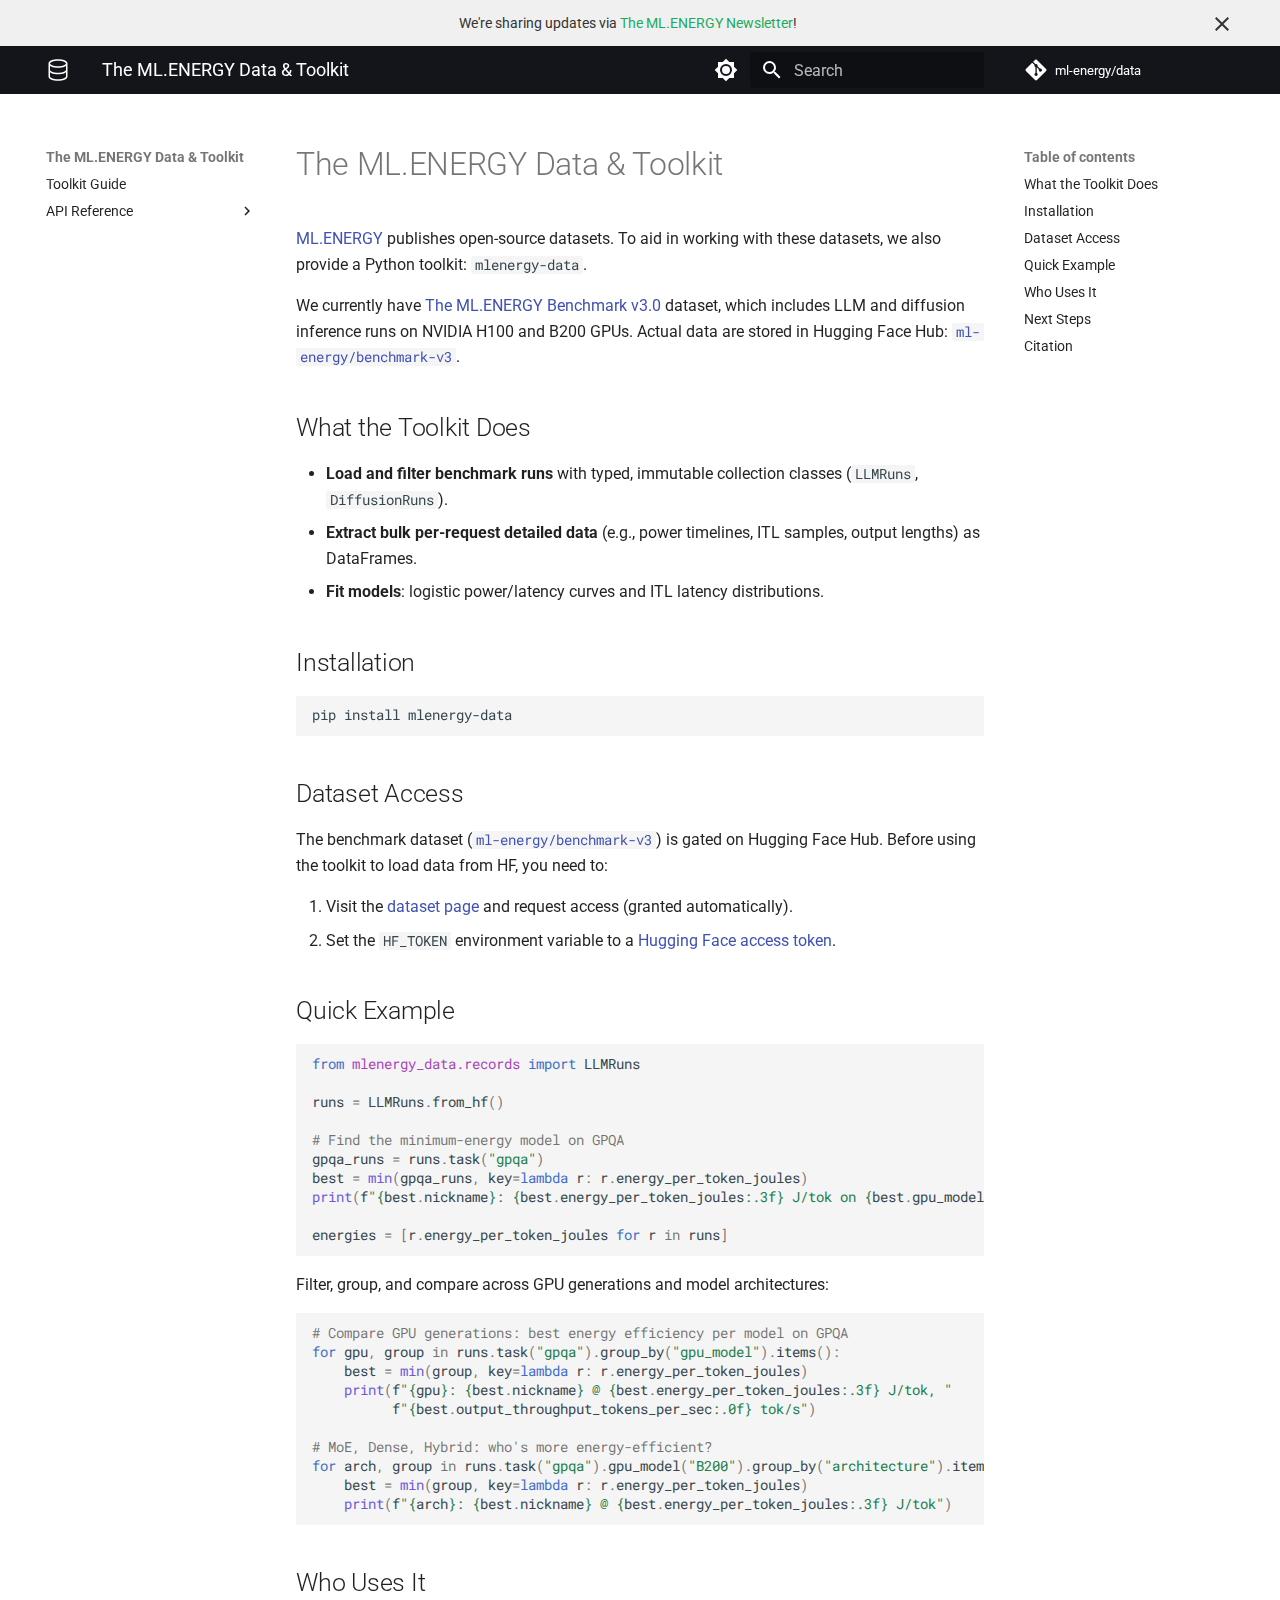
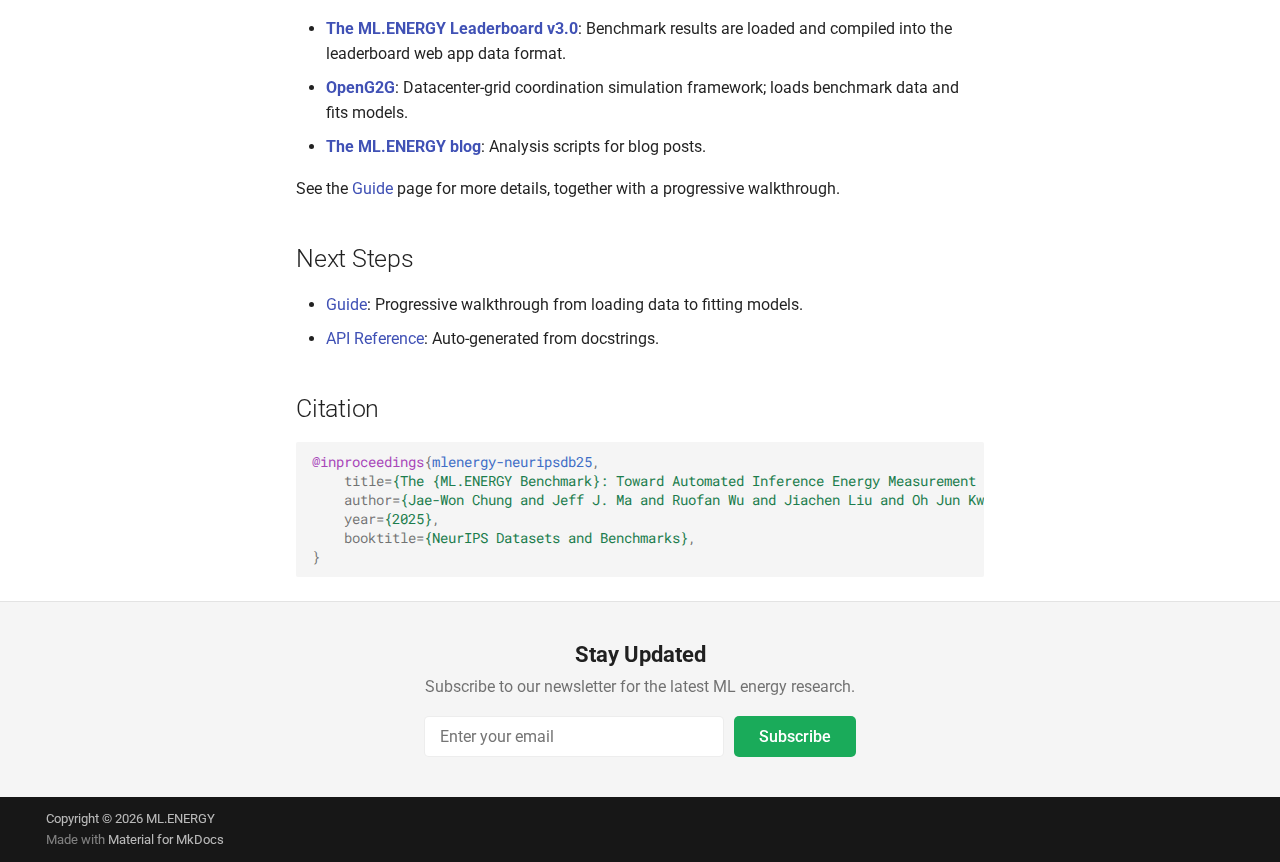
<file: index.html>
<!doctype html>
<html lang="en" class="no-js">
  <head>
    
      <meta charset="utf-8">
      <meta name="viewport" content="width=device-width,initial-scale=1">
      
        <meta name="description" content="Datasets published by ML.ENERGY and toolkits for working with them.">
      
      
      
        <link rel="canonical" href="https://ml.energy/data/">
      
      
      
      
        
      
      
      <link rel="icon" href="assets/favicon/favicon.ico">
      <meta name="generator" content="mkdocs-1.6.1, mkdocs-material-9.7.1">
    
    
      
        <title>The ML.ENERGY Data & Toolkit</title>
      
    
    
      <link rel="stylesheet" href="assets/stylesheets/main.484c7ddc.min.css">
      
        
        <link rel="stylesheet" href="assets/stylesheets/palette.ab4e12ef.min.css">
      
      


    
    
      
    
    
      
        
        
        <link rel="preconnect" href="https://fonts.gstatic.com" crossorigin>
        <link rel="stylesheet" href="https://fonts.googleapis.com/css?family=Roboto:300,300i,400,400i,700,700i%7CRoboto+Mono:400,400i,700,700i&display=fallback">
        <style>:root{--md-text-font:"Roboto";--md-code-font:"Roboto Mono"}</style>
      
    
    
      <link rel="stylesheet" href="assets/_mkdocstrings.css">
    
      <link rel="stylesheet" href="stylesheets/extra.css">
    
    <script>__md_scope=new URL(".",location),__md_hash=e=>[...e].reduce(((e,_)=>(e<<5)-e+_.charCodeAt(0)),0),__md_get=(e,_=localStorage,t=__md_scope)=>JSON.parse(_.getItem(t.pathname+"."+e)),__md_set=(e,_,t=localStorage,a=__md_scope)=>{try{t.setItem(a.pathname+"."+e,JSON.stringify(_))}catch(e){}}</script>
    
      
  


  
  

<script id="__analytics">function __md_analytics(){function e(){dataLayer.push(arguments)}window.dataLayer=window.dataLayer||[],e("js",new Date),e("config","G-C013T57GV2"),document.addEventListener("DOMContentLoaded",(function(){document.forms.search&&document.forms.search.query.addEventListener("blur",(function(){this.value&&e("event","search",{search_term:this.value})}));document$.subscribe((function(){var t=document.forms.feedback;if(void 0!==t)for(var a of t.querySelectorAll("[type=submit]"))a.addEventListener("click",(function(a){a.preventDefault();var n=document.location.pathname,d=this.getAttribute("data-md-value");e("event","feedback",{page:n,data:d}),t.firstElementChild.disabled=!0;var r=t.querySelector(".md-feedback__note [data-md-value='"+d+"']");r&&(r.hidden=!1)})),t.hidden=!1})),location$.subscribe((function(t){e("config","G-C013T57GV2",{page_path:t.pathname})}))}));var t=document.createElement("script");t.async=!0,t.src="https://www.googletagmanager.com/gtag/js?id=G-C013T57GV2",document.getElementById("__analytics").insertAdjacentElement("afterEnd",t)}</script>
  
    <script>"undefined"!=typeof __md_analytics&&__md_analytics()</script>
  

    
    
  
<meta property="og:type" content="website" />
<meta property="og:title" content="The ML.ENERGY Data & Toolkit" />
<meta property="og:description" content="Datasets published by ML.ENERGY and toolkits for working with them." />
<meta property="og:image" content="https://ml.energy/data/assets/img/social/index.png" />
<meta property="og:image:type" content="image/png" />
<meta property="og:image:width" content="1200" />
<meta property="og:image:height" content="630" />
<meta property="og:url" content="https://ml.energy/data/" />
<meta property="twitter:card" content="summary_large_image" />
<meta property="twitter:title" content="The ML.ENERGY Data & Toolkit" />
<meta property="twitter:description" content="Datasets published by ML.ENERGY and toolkits for working with them." />
<meta property="twitter:image" content="https://ml.energy/data/assets/img/social/index.png" />
</head>
  
  
    
    
      
    
    
    
    
    <body dir="ltr" data-md-color-scheme="default" data-md-color-primary="black" data-md-color-accent="indigo">
  
    
    <input class="md-toggle" data-md-toggle="drawer" type="checkbox" id="__drawer" autocomplete="off">
    <input class="md-toggle" data-md-toggle="search" type="checkbox" id="__search" autocomplete="off">
    <label class="md-overlay" for="__drawer"></label>
    <div data-md-component="skip">
      
        
        <a href="#the-mlenergy-data-toolkit" class="md-skip">
          Skip to content
        </a>
      
    </div>
    <div data-md-component="announce">
      
        <aside class="md-banner">
          <div class="md-banner__inner md-grid md-typeset">
            
              <button class="md-banner__button md-icon" aria-label="Don't show this again">
                
                <svg xmlns="http://www.w3.org/2000/svg" viewBox="0 0 24 24"><path d="M19 6.41 17.59 5 12 10.59 6.41 5 5 6.41 10.59 12 5 17.59 6.41 19 12 13.41 17.59 19 19 17.59 13.41 12z"/></svg>
              </button>
            
            
  We're sharing updates via <a href="https://buttondown.com/ml-energy">The ML.ENERGY Newsletter</a>!

          </div>
          
            <script>var el=document.querySelector("[data-md-component=announce]");if(el){var content=el.querySelector(".md-typeset");__md_hash(content.innerHTML)===__md_get("__announce")&&(el.hidden=!0)}</script>
          
        </aside>
      
    </div>
    
    
      

  

<header class="md-header md-header--shadow" data-md-component="header">
  <nav class="md-header__inner md-grid" aria-label="Header">
    <a href="." title="The ML.ENERGY Data &amp; Toolkit" class="md-header__button md-logo" aria-label="The ML.ENERGY Data & Toolkit" data-md-component="logo">
      
  
  <svg xmlns="http://www.w3.org/2000/svg" viewBox="0 0 24 24"><path d="M12 1.25c2.487 0 4.773.402 6.466 1.079.844.337 1.577.758 2.112 1.264.536.507.922 1.151.922 1.907v12.987l-.026.013h.026c0 .756-.386 1.4-.922 1.907-.535.506-1.268.927-2.112 1.264-1.693.677-3.979 1.079-6.466 1.079s-4.774-.402-6.466-1.079c-.844-.337-1.577-.758-2.112-1.264C2.886 19.9 2.5 19.256 2.5 18.5h.026l-.026-.013V5.5c0-.756.386-1.4.922-1.907.535-.506 1.268-.927 2.112-1.264C7.226 1.652 9.513 1.25 12 1.25M4 14.371v4.116l-.013.013H4c0 .211.103.487.453.817.351.332.898.666 1.638.962 1.475.589 3.564.971 5.909.971s4.434-.381 5.909-.971c.739-.296 1.288-.63 1.638-.962.349-.33.453-.607.453-.817h.013L20 18.487v-4.116a8 8 0 0 1-1.534.8c-1.693.677-3.979 1.079-6.466 1.079s-4.774-.402-6.466-1.079a8 8 0 0 1-1.534-.8M20 12V7.871a8 8 0 0 1-1.534.8C16.773 9.348 14.487 9.75 12 9.75s-4.774-.402-6.466-1.079A8 8 0 0 1 4 7.871V12c0 .21.104.487.453.817.35.332.899.666 1.638.961 1.475.59 3.564.972 5.909.972s4.434-.382 5.909-.972c.74-.295 1.287-.629 1.638-.96.35-.33.453-.607.453-.818M4 5.5c0 .211.103.487.453.817.351.332.898.666 1.638.962 1.475.589 3.564.971 5.909.971s4.434-.381 5.909-.971c.739-.296 1.288-.63 1.638-.962.349-.33.453-.607.453-.817 0-.211-.103-.487-.453-.817-.351-.332-.898-.666-1.638-.962-1.475-.589-3.564-.971-5.909-.971s-4.434.381-5.909.971c-.739.296-1.288.63-1.638.962C4.104 5.013 4 5.29 4 5.5"/></svg>

    </a>
    <label class="md-header__button md-icon" for="__drawer">
      
      <svg xmlns="http://www.w3.org/2000/svg" viewBox="0 0 24 24"><path d="M3 6h18v2H3zm0 5h18v2H3zm0 5h18v2H3z"/></svg>
    </label>
    <div class="md-header__title" data-md-component="header-title">
      <div class="md-header__ellipsis">
        <div class="md-header__topic">
          <span class="md-ellipsis">
            The ML.ENERGY Data & Toolkit
          </span>
        </div>
        <div class="md-header__topic" data-md-component="header-topic">
          <span class="md-ellipsis">
            
              The ML.ENERGY Data &amp; Toolkit
            
          </span>
        </div>
      </div>
    </div>
    
      
        <form class="md-header__option" data-md-component="palette">
  
    
    
    
    <input class="md-option" data-md-color-media="(prefers-color-scheme: light)" data-md-color-scheme="default" data-md-color-primary="black" data-md-color-accent="indigo"  aria-label="Dark mode"  type="radio" name="__palette" id="__palette_0">
    
      <label class="md-header__button md-icon" title="Dark mode" for="__palette_1" hidden>
        <svg xmlns="http://www.w3.org/2000/svg" viewBox="0 0 24 24"><path d="M12 8a4 4 0 0 0-4 4 4 4 0 0 0 4 4 4 4 0 0 0 4-4 4 4 0 0 0-4-4m0 10a6 6 0 0 1-6-6 6 6 0 0 1 6-6 6 6 0 0 1 6 6 6 6 0 0 1-6 6m8-9.31V4h-4.69L12 .69 8.69 4H4v4.69L.69 12 4 15.31V20h4.69L12 23.31 15.31 20H20v-4.69L23.31 12z"/></svg>
      </label>
    
  
    
    
    
    <input class="md-option" data-md-color-media="(prefers-color-scheme: dark)" data-md-color-scheme="slate" data-md-color-primary="black" data-md-color-accent="indigo"  aria-label="Light mode"  type="radio" name="__palette" id="__palette_1">
    
      <label class="md-header__button md-icon" title="Light mode" for="__palette_0" hidden>
        <svg xmlns="http://www.w3.org/2000/svg" viewBox="0 0 24 24"><path d="M12 18c-.89 0-1.74-.2-2.5-.55C11.56 16.5 13 14.42 13 12s-1.44-4.5-3.5-5.45C10.26 6.2 11.11 6 12 6a6 6 0 0 1 6 6 6 6 0 0 1-6 6m8-9.31V4h-4.69L12 .69 8.69 4H4v4.69L.69 12 4 15.31V20h4.69L12 23.31 15.31 20H20v-4.69L23.31 12z"/></svg>
      </label>
    
  
</form>
      
    
    
      <script>var palette=__md_get("__palette");if(palette&&palette.color){if("(prefers-color-scheme)"===palette.color.media){var media=matchMedia("(prefers-color-scheme: light)"),input=document.querySelector(media.matches?"[data-md-color-media='(prefers-color-scheme: light)']":"[data-md-color-media='(prefers-color-scheme: dark)']");palette.color.media=input.getAttribute("data-md-color-media"),palette.color.scheme=input.getAttribute("data-md-color-scheme"),palette.color.primary=input.getAttribute("data-md-color-primary"),palette.color.accent=input.getAttribute("data-md-color-accent")}for(var[key,value]of Object.entries(palette.color))document.body.setAttribute("data-md-color-"+key,value)}</script>
    
    
    
      
      
        <label class="md-header__button md-icon" for="__search">
          
          <svg xmlns="http://www.w3.org/2000/svg" viewBox="0 0 24 24"><path d="M9.5 3A6.5 6.5 0 0 1 16 9.5c0 1.61-.59 3.09-1.56 4.23l.27.27h.79l5 5-1.5 1.5-5-5v-.79l-.27-.27A6.52 6.52 0 0 1 9.5 16 6.5 6.5 0 0 1 3 9.5 6.5 6.5 0 0 1 9.5 3m0 2C7 5 5 7 5 9.5S7 14 9.5 14 14 12 14 9.5 12 5 9.5 5"/></svg>
        </label>
        <div class="md-search" data-md-component="search" role="dialog">
  <label class="md-search__overlay" for="__search"></label>
  <div class="md-search__inner" role="search">
    <form class="md-search__form" name="search">
      <input type="text" class="md-search__input" name="query" aria-label="Search" placeholder="Search" autocapitalize="off" autocorrect="off" autocomplete="off" spellcheck="false" data-md-component="search-query" required>
      <label class="md-search__icon md-icon" for="__search">
        
        <svg xmlns="http://www.w3.org/2000/svg" viewBox="0 0 24 24"><path d="M9.5 3A6.5 6.5 0 0 1 16 9.5c0 1.61-.59 3.09-1.56 4.23l.27.27h.79l5 5-1.5 1.5-5-5v-.79l-.27-.27A6.52 6.52 0 0 1 9.5 16 6.5 6.5 0 0 1 3 9.5 6.5 6.5 0 0 1 9.5 3m0 2C7 5 5 7 5 9.5S7 14 9.5 14 14 12 14 9.5 12 5 9.5 5"/></svg>
        
        <svg xmlns="http://www.w3.org/2000/svg" viewBox="0 0 24 24"><path d="M20 11v2H8l5.5 5.5-1.42 1.42L4.16 12l7.92-7.92L13.5 5.5 8 11z"/></svg>
      </label>
      <nav class="md-search__options" aria-label="Search">
        
        <button type="reset" class="md-search__icon md-icon" title="Clear" aria-label="Clear" tabindex="-1">
          
          <svg xmlns="http://www.w3.org/2000/svg" viewBox="0 0 24 24"><path d="M19 6.41 17.59 5 12 10.59 6.41 5 5 6.41 10.59 12 5 17.59 6.41 19 12 13.41 17.59 19 19 17.59 13.41 12z"/></svg>
        </button>
      </nav>
      
    </form>
    <div class="md-search__output">
      <div class="md-search__scrollwrap" tabindex="0" data-md-scrollfix>
        <div class="md-search-result" data-md-component="search-result">
          <div class="md-search-result__meta">
            Initializing search
          </div>
          <ol class="md-search-result__list" role="presentation"></ol>
        </div>
      </div>
    </div>
  </div>
</div>
      
    
    
      <div class="md-header__source">
        <a href="https://github.com/ml-energy/data" title="Go to repository" class="md-source" data-md-component="source">
  <div class="md-source__icon md-icon">
    
    <svg xmlns="http://www.w3.org/2000/svg" viewBox="0 0 448 512"><!--! Font Awesome Free 7.1.0 by @fontawesome - https://fontawesome.com License - https://fontawesome.com/license/free (Icons: CC BY 4.0, Fonts: SIL OFL 1.1, Code: MIT License) Copyright 2025 Fonticons, Inc.--><path d="M439.6 236.1 244 40.5c-5.4-5.5-12.8-8.5-20.4-8.5s-15 3-20.4 8.4L162.5 81l51.5 51.5c27.1-9.1 52.7 16.8 43.4 43.7l49.7 49.7c34.2-11.8 61.2 31 35.5 56.7-26.5 26.5-70.2-2.9-56-37.3L240.3 199v121.9c25.3 12.5 22.3 41.8 9.1 55-6.4 6.4-15.2 10.1-24.3 10.1s-17.8-3.6-24.3-10.1c-17.6-17.6-11.1-46.9 11.2-56v-123c-20.8-8.5-24.6-30.7-18.6-45L142.6 101 8.5 235.1C3 240.6 0 247.9 0 255.5s3 15 8.5 20.4l195.6 195.7c5.4 5.4 12.7 8.4 20.4 8.4s15-3 20.4-8.4l194.7-194.7c5.4-5.4 8.4-12.8 8.4-20.4s-3-15-8.4-20.4"/></svg>
  </div>
  <div class="md-source__repository">
    ml-energy/data
  </div>
</a>
      </div>
    
  </nav>
  
</header>
    
    <div class="md-container" data-md-component="container">
      
      
        
          
        
      
      <main class="md-main" data-md-component="main">
        <div class="md-main__inner md-grid">
          
            
              
              <div class="md-sidebar md-sidebar--primary" data-md-component="sidebar" data-md-type="navigation" >
                <div class="md-sidebar__scrollwrap">
                  <div class="md-sidebar__inner">
                    



<nav class="md-nav md-nav--primary" aria-label="Navigation" data-md-level="0">
  <label class="md-nav__title" for="__drawer">
    <a href="." title="The ML.ENERGY Data &amp; Toolkit" class="md-nav__button md-logo" aria-label="The ML.ENERGY Data & Toolkit" data-md-component="logo">
      
  
  <svg xmlns="http://www.w3.org/2000/svg" viewBox="0 0 24 24"><path d="M12 1.25c2.487 0 4.773.402 6.466 1.079.844.337 1.577.758 2.112 1.264.536.507.922 1.151.922 1.907v12.987l-.026.013h.026c0 .756-.386 1.4-.922 1.907-.535.506-1.268.927-2.112 1.264-1.693.677-3.979 1.079-6.466 1.079s-4.774-.402-6.466-1.079c-.844-.337-1.577-.758-2.112-1.264C2.886 19.9 2.5 19.256 2.5 18.5h.026l-.026-.013V5.5c0-.756.386-1.4.922-1.907.535-.506 1.268-.927 2.112-1.264C7.226 1.652 9.513 1.25 12 1.25M4 14.371v4.116l-.013.013H4c0 .211.103.487.453.817.351.332.898.666 1.638.962 1.475.589 3.564.971 5.909.971s4.434-.381 5.909-.971c.739-.296 1.288-.63 1.638-.962.349-.33.453-.607.453-.817h.013L20 18.487v-4.116a8 8 0 0 1-1.534.8c-1.693.677-3.979 1.079-6.466 1.079s-4.774-.402-6.466-1.079a8 8 0 0 1-1.534-.8M20 12V7.871a8 8 0 0 1-1.534.8C16.773 9.348 14.487 9.75 12 9.75s-4.774-.402-6.466-1.079A8 8 0 0 1 4 7.871V12c0 .21.104.487.453.817.35.332.899.666 1.638.961 1.475.59 3.564.972 5.909.972s4.434-.382 5.909-.972c.74-.295 1.287-.629 1.638-.96.35-.33.453-.607.453-.818M4 5.5c0 .211.103.487.453.817.351.332.898.666 1.638.962 1.475.589 3.564.971 5.909.971s4.434-.381 5.909-.971c.739-.296 1.288-.63 1.638-.962.349-.33.453-.607.453-.817 0-.211-.103-.487-.453-.817-.351-.332-.898-.666-1.638-.962-1.475-.589-3.564-.971-5.909-.971s-4.434.381-5.909.971c-.739.296-1.288.63-1.638.962C4.104 5.013 4 5.29 4 5.5"/></svg>

    </a>
    The ML.ENERGY Data & Toolkit
  </label>
  
    <div class="md-nav__source">
      <a href="https://github.com/ml-energy/data" title="Go to repository" class="md-source" data-md-component="source">
  <div class="md-source__icon md-icon">
    
    <svg xmlns="http://www.w3.org/2000/svg" viewBox="0 0 448 512"><!--! Font Awesome Free 7.1.0 by @fontawesome - https://fontawesome.com License - https://fontawesome.com/license/free (Icons: CC BY 4.0, Fonts: SIL OFL 1.1, Code: MIT License) Copyright 2025 Fonticons, Inc.--><path d="M439.6 236.1 244 40.5c-5.4-5.5-12.8-8.5-20.4-8.5s-15 3-20.4 8.4L162.5 81l51.5 51.5c27.1-9.1 52.7 16.8 43.4 43.7l49.7 49.7c34.2-11.8 61.2 31 35.5 56.7-26.5 26.5-70.2-2.9-56-37.3L240.3 199v121.9c25.3 12.5 22.3 41.8 9.1 55-6.4 6.4-15.2 10.1-24.3 10.1s-17.8-3.6-24.3-10.1c-17.6-17.6-11.1-46.9 11.2-56v-123c-20.8-8.5-24.6-30.7-18.6-45L142.6 101 8.5 235.1C3 240.6 0 247.9 0 255.5s3 15 8.5 20.4l195.6 195.7c5.4 5.4 12.7 8.4 20.4 8.4s15-3 20.4-8.4l194.7-194.7c5.4-5.4 8.4-12.8 8.4-20.4s-3-15-8.4-20.4"/></svg>
  </div>
  <div class="md-source__repository">
    ml-energy/data
  </div>
</a>
    </div>
  
  <ul class="md-nav__list" data-md-scrollfix>
    
      
      
  
  
  
  
    <li class="md-nav__item">
      <a href="guide/" class="md-nav__link">
        
  
  
  <span class="md-ellipsis">
    
  
    Toolkit Guide
  

    
  </span>
  
  

      </a>
    </li>
  

    
      
      
  
  
  
  
    
    
    
    
    
    <li class="md-nav__item md-nav__item--nested">
      
        
        
        <input class="md-nav__toggle md-toggle " type="checkbox" id="__nav_2" >
        
          
          <label class="md-nav__link" for="__nav_2" id="__nav_2_label" tabindex="0">
            
  
  
  <span class="md-ellipsis">
    
  
    API Reference
  

    
  </span>
  
  

            <span class="md-nav__icon md-icon"></span>
          </label>
        
        <nav class="md-nav" data-md-level="1" aria-labelledby="__nav_2_label" aria-expanded="false">
          <label class="md-nav__title" for="__nav_2">
            <span class="md-nav__icon md-icon"></span>
            
  
    API Reference
  

          </label>
          <ul class="md-nav__list" data-md-scrollfix>
            
              
                
  
  
  
  
    <li class="md-nav__item">
      <a href="api/records/" class="md-nav__link">
        
  
  
  <span class="md-ellipsis">
    
  
    Records
  

    
  </span>
  
  

      </a>
    </li>
  

              
            
              
                
  
  
  
  
    <li class="md-nav__item">
      <a href="api/modeling/" class="md-nav__link">
        
  
  
  <span class="md-ellipsis">
    
  
    Modeling
  

    
  </span>
  
  

      </a>
    </li>
  

              
            
          </ul>
        </nav>
      
    </li>
  

    
  </ul>
</nav>
                  </div>
                </div>
              </div>
            
            
              
              <div class="md-sidebar md-sidebar--secondary" data-md-component="sidebar" data-md-type="toc" >
                <div class="md-sidebar__scrollwrap">
                  <div class="md-sidebar__inner">
                    

<nav class="md-nav md-nav--secondary" aria-label="Table of contents">
  
  
  
    
  
  
    <label class="md-nav__title" for="__toc">
      <span class="md-nav__icon md-icon"></span>
      Table of contents
    </label>
    <ul class="md-nav__list" data-md-component="toc" data-md-scrollfix>
      
        <li class="md-nav__item">
  <a href="#what-the-toolkit-does" class="md-nav__link">
    <span class="md-ellipsis">
      
        What the Toolkit Does
      
    </span>
  </a>
  
</li>
      
        <li class="md-nav__item">
  <a href="#installation" class="md-nav__link">
    <span class="md-ellipsis">
      
        Installation
      
    </span>
  </a>
  
</li>
      
        <li class="md-nav__item">
  <a href="#dataset-access" class="md-nav__link">
    <span class="md-ellipsis">
      
        Dataset Access
      
    </span>
  </a>
  
</li>
      
        <li class="md-nav__item">
  <a href="#quick-example" class="md-nav__link">
    <span class="md-ellipsis">
      
        Quick Example
      
    </span>
  </a>
  
</li>
      
        <li class="md-nav__item">
  <a href="#who-uses-it" class="md-nav__link">
    <span class="md-ellipsis">
      
        Who Uses It
      
    </span>
  </a>
  
</li>
      
        <li class="md-nav__item">
  <a href="#next-steps" class="md-nav__link">
    <span class="md-ellipsis">
      
        Next Steps
      
    </span>
  </a>
  
</li>
      
        <li class="md-nav__item">
  <a href="#citation" class="md-nav__link">
    <span class="md-ellipsis">
      
        Citation
      
    </span>
  </a>
  
</li>
      
    </ul>
  
</nav>
                  </div>
                </div>
              </div>
            
          
          
            <div class="md-content" data-md-component="content">
              
              <article class="md-content__inner md-typeset">
                
                  


  
  


<h1 id="the-mlenergy-data-toolkit">The ML.ENERGY Data &amp; Toolkit</h1>
<p><a href="https://ml.energy">ML.ENERGY</a> publishes open-source datasets.
To aid in working with these datasets, we also provide a Python toolkit: <code>mlenergy-data</code>.</p>
<p>We currently have <a href="https://github.com/ml-energy/benchmark">The ML.ENERGY Benchmark v3.0</a> dataset, which includes LLM and diffusion inference runs on NVIDIA H100 and B200 GPUs.
Actual data are stored in Hugging Face Hub: <a href="https://huggingface.co/datasets/ml-energy/benchmark-v3"><code>ml-energy/benchmark-v3</code></a>.</p>
<h2 id="what-the-toolkit-does">What the Toolkit Does</h2>
<ul>
<li><strong>Load and filter benchmark runs</strong> with typed, immutable collection classes (<code>LLMRuns</code>, <code>DiffusionRuns</code>).</li>
<li><strong>Extract bulk per-request detailed data</strong> (e.g., power timelines, ITL samples, output lengths) as DataFrames.</li>
<li><strong>Fit models</strong>: logistic power/latency curves and ITL latency distributions.</li>
</ul>
<h2 id="installation">Installation</h2>
<div class="highlight"><pre><span></span><code>pip<span class="w"> </span>install<span class="w"> </span>mlenergy-data
</code></pre></div>
<h2 id="dataset-access">Dataset Access</h2>
<p>The benchmark dataset (<a href="https://huggingface.co/datasets/ml-energy/benchmark-v3"><code>ml-energy/benchmark-v3</code></a>) is gated on Hugging Face Hub.
Before using the toolkit to load data from HF, you need to:</p>
<ol>
<li>Visit the <a href="https://huggingface.co/datasets/ml-energy/benchmark-v3">dataset page</a> and request access (granted automatically).</li>
<li>Set the <code>HF_TOKEN</code> environment variable to a <a href="https://huggingface.co/settings/tokens">Hugging Face access token</a>.</li>
</ol>
<h2 id="quick-example">Quick Example</h2>
<div class="highlight"><pre><span></span><code><span class="kn">from</span><span class="w"> </span><span class="nn">mlenergy_data.records</span><span class="w"> </span><span class="kn">import</span> <span class="n">LLMRuns</span>

<span class="n">runs</span> <span class="o">=</span> <span class="n">LLMRuns</span><span class="o">.</span><span class="n">from_hf</span><span class="p">()</span>

<span class="c1"># Find the minimum-energy model on GPQA</span>
<span class="n">gpqa_runs</span> <span class="o">=</span> <span class="n">runs</span><span class="o">.</span><span class="n">task</span><span class="p">(</span><span class="s2">&quot;gpqa&quot;</span><span class="p">)</span>
<span class="n">best</span> <span class="o">=</span> <span class="nb">min</span><span class="p">(</span><span class="n">gpqa_runs</span><span class="p">,</span> <span class="n">key</span><span class="o">=</span><span class="k">lambda</span> <span class="n">r</span><span class="p">:</span> <span class="n">r</span><span class="o">.</span><span class="n">energy_per_token_joules</span><span class="p">)</span>
<span class="nb">print</span><span class="p">(</span><span class="sa">f</span><span class="s2">&quot;</span><span class="si">{</span><span class="n">best</span><span class="o">.</span><span class="n">nickname</span><span class="si">}</span><span class="s2">: </span><span class="si">{</span><span class="n">best</span><span class="o">.</span><span class="n">energy_per_token_joules</span><span class="si">:</span><span class="s2">.3f</span><span class="si">}</span><span class="s2"> J/tok on </span><span class="si">{</span><span class="n">best</span><span class="o">.</span><span class="n">gpu_model</span><span class="si">}</span><span class="s2">&quot;</span><span class="p">)</span>

<span class="n">energies</span> <span class="o">=</span> <span class="p">[</span><span class="n">r</span><span class="o">.</span><span class="n">energy_per_token_joules</span> <span class="k">for</span> <span class="n">r</span> <span class="ow">in</span> <span class="n">runs</span><span class="p">]</span>
</code></pre></div>
<p>Filter, group, and compare across GPU generations and model architectures:</p>
<div class="highlight"><pre><span></span><code><span class="c1"># Compare GPU generations: best energy efficiency per model on GPQA</span>
<span class="k">for</span> <span class="n">gpu</span><span class="p">,</span> <span class="n">group</span> <span class="ow">in</span> <span class="n">runs</span><span class="o">.</span><span class="n">task</span><span class="p">(</span><span class="s2">&quot;gpqa&quot;</span><span class="p">)</span><span class="o">.</span><span class="n">group_by</span><span class="p">(</span><span class="s2">&quot;gpu_model&quot;</span><span class="p">)</span><span class="o">.</span><span class="n">items</span><span class="p">():</span>
    <span class="n">best</span> <span class="o">=</span> <span class="nb">min</span><span class="p">(</span><span class="n">group</span><span class="p">,</span> <span class="n">key</span><span class="o">=</span><span class="k">lambda</span> <span class="n">r</span><span class="p">:</span> <span class="n">r</span><span class="o">.</span><span class="n">energy_per_token_joules</span><span class="p">)</span>
    <span class="nb">print</span><span class="p">(</span><span class="sa">f</span><span class="s2">&quot;</span><span class="si">{</span><span class="n">gpu</span><span class="si">}</span><span class="s2">: </span><span class="si">{</span><span class="n">best</span><span class="o">.</span><span class="n">nickname</span><span class="si">}</span><span class="s2"> @ </span><span class="si">{</span><span class="n">best</span><span class="o">.</span><span class="n">energy_per_token_joules</span><span class="si">:</span><span class="s2">.3f</span><span class="si">}</span><span class="s2"> J/tok, &quot;</span>
          <span class="sa">f</span><span class="s2">&quot;</span><span class="si">{</span><span class="n">best</span><span class="o">.</span><span class="n">output_throughput_tokens_per_sec</span><span class="si">:</span><span class="s2">.0f</span><span class="si">}</span><span class="s2"> tok/s&quot;</span><span class="p">)</span>

<span class="c1"># MoE, Dense, Hybrid: who&#39;s more energy-efficient?</span>
<span class="k">for</span> <span class="n">arch</span><span class="p">,</span> <span class="n">group</span> <span class="ow">in</span> <span class="n">runs</span><span class="o">.</span><span class="n">task</span><span class="p">(</span><span class="s2">&quot;gpqa&quot;</span><span class="p">)</span><span class="o">.</span><span class="n">gpu_model</span><span class="p">(</span><span class="s2">&quot;B200&quot;</span><span class="p">)</span><span class="o">.</span><span class="n">group_by</span><span class="p">(</span><span class="s2">&quot;architecture&quot;</span><span class="p">)</span><span class="o">.</span><span class="n">items</span><span class="p">():</span>
    <span class="n">best</span> <span class="o">=</span> <span class="nb">min</span><span class="p">(</span><span class="n">group</span><span class="p">,</span> <span class="n">key</span><span class="o">=</span><span class="k">lambda</span> <span class="n">r</span><span class="p">:</span> <span class="n">r</span><span class="o">.</span><span class="n">energy_per_token_joules</span><span class="p">)</span>
    <span class="nb">print</span><span class="p">(</span><span class="sa">f</span><span class="s2">&quot;</span><span class="si">{</span><span class="n">arch</span><span class="si">}</span><span class="s2">: </span><span class="si">{</span><span class="n">best</span><span class="o">.</span><span class="n">nickname</span><span class="si">}</span><span class="s2"> @ </span><span class="si">{</span><span class="n">best</span><span class="o">.</span><span class="n">energy_per_token_joules</span><span class="si">:</span><span class="s2">.3f</span><span class="si">}</span><span class="s2"> J/tok&quot;</span><span class="p">)</span>
</code></pre></div>
<h2 id="who-uses-it">Who Uses It</h2>
<ul>
<li><a href="https://ml.energy/leaderboard"><strong>The ML.ENERGY Leaderboard v3.0</strong></a>: Benchmark results are loaded and compiled into the leaderboard web app data format.</li>
<li><a href="TODO"><strong>OpenG2G</strong></a>: Datacenter-grid coordination simulation framework; loads benchmark data and fits models.</li>
<li><a href="https://ml.energy/blog"><strong>The ML.ENERGY blog</strong></a>: Analysis scripts for blog posts.</li>
</ul>
<p>See the <a href="guide/">Guide</a> page for more details, together with a progressive walkthrough.</p>
<h2 id="next-steps">Next Steps</h2>
<ul>
<li><a href="guide/">Guide</a>: Progressive walkthrough from loading data to fitting models.</li>
<li><a href="api/records/">API Reference</a>: Auto-generated from docstrings.</li>
</ul>
<h2 id="citation">Citation</h2>
<div class="highlight"><pre><span></span><code><span class="nc">@inproceedings</span><span class="p">{</span><span class="nl">mlenergy-neuripsdb25</span><span class="p">,</span>
<span class="w">    </span><span class="na">title</span><span class="p">=</span><span class="s">{The {ML.ENERGY Benchmark}: Toward Automated Inference Energy Measurement and Optimization}</span><span class="p">,</span>
<span class="w">    </span><span class="na">author</span><span class="p">=</span><span class="s">{Jae-Won Chung and Jeff J. Ma and Ruofan Wu and Jiachen Liu and Oh Jun Kweon and Yuxuan Xia and Zhiyu Wu and Mosharaf Chowdhury}</span><span class="p">,</span>
<span class="w">    </span><span class="na">year</span><span class="p">=</span><span class="s">{2025}</span><span class="p">,</span>
<span class="w">    </span><span class="na">booktitle</span><span class="p">=</span><span class="s">{NeurIPS Datasets and Benchmarks}</span><span class="p">,</span>
<span class="p">}</span>
</code></pre></div>









  




                
              </article>
            </div>
          
          
<script>var target=document.getElementById(location.hash.slice(1));target&&target.name&&(target.checked=target.name.startsWith("__tabbed_"))</script>
        </div>
        
      </main>
      
<div class="newsletter-signup">
  <div class="newsletter-content">
    <h3>Stay Updated</h3>
    <p>Subscribe to our newsletter for the latest ML energy research.</p>
    <form
      action="https://buttondown.com/api/emails/embed-subscribe/ml-energy"
      method="post"
      class="newsletter-form"
    >
      <input type="email" name="email" placeholder="Enter your email" required />
      <button type="submit">Subscribe</button>
    </form>
  </div>
</div>

        <footer class="md-footer">
  
  <div class="md-footer-meta md-typeset">
    <div class="md-footer-meta__inner md-grid">
      <div class="md-copyright">
  
    <div class="md-copyright__highlight">
      Copyright &copy; 2026 ML.ENERGY
    </div>
  
  
    Made with
    <a href="https://squidfunk.github.io/mkdocs-material/" target="_blank" rel="noopener">
      Material for MkDocs
    </a>
  
</div>
      
    </div>
  </div>
</footer>
      

    </div>
    <div class="md-dialog" data-md-component="dialog">
      <div class="md-dialog__inner md-typeset"></div>
    </div>
    
    
    
      
      
      <script id="__config" type="application/json">{"annotate": null, "base": ".", "features": ["announce.dismiss"], "search": "assets/javascripts/workers/search.2c215733.min.js", "tags": null, "translations": {"clipboard.copied": "Copied to clipboard", "clipboard.copy": "Copy to clipboard", "search.result.more.one": "1 more on this page", "search.result.more.other": "# more on this page", "search.result.none": "No matching documents", "search.result.one": "1 matching document", "search.result.other": "# matching documents", "search.result.placeholder": "Type to start searching", "search.result.term.missing": "Missing", "select.version": "Select version"}, "version": null}</script>
    
    
      <script src="assets/javascripts/bundle.79ae519e.min.js"></script>
      
    
  </body>
</html>
</file>
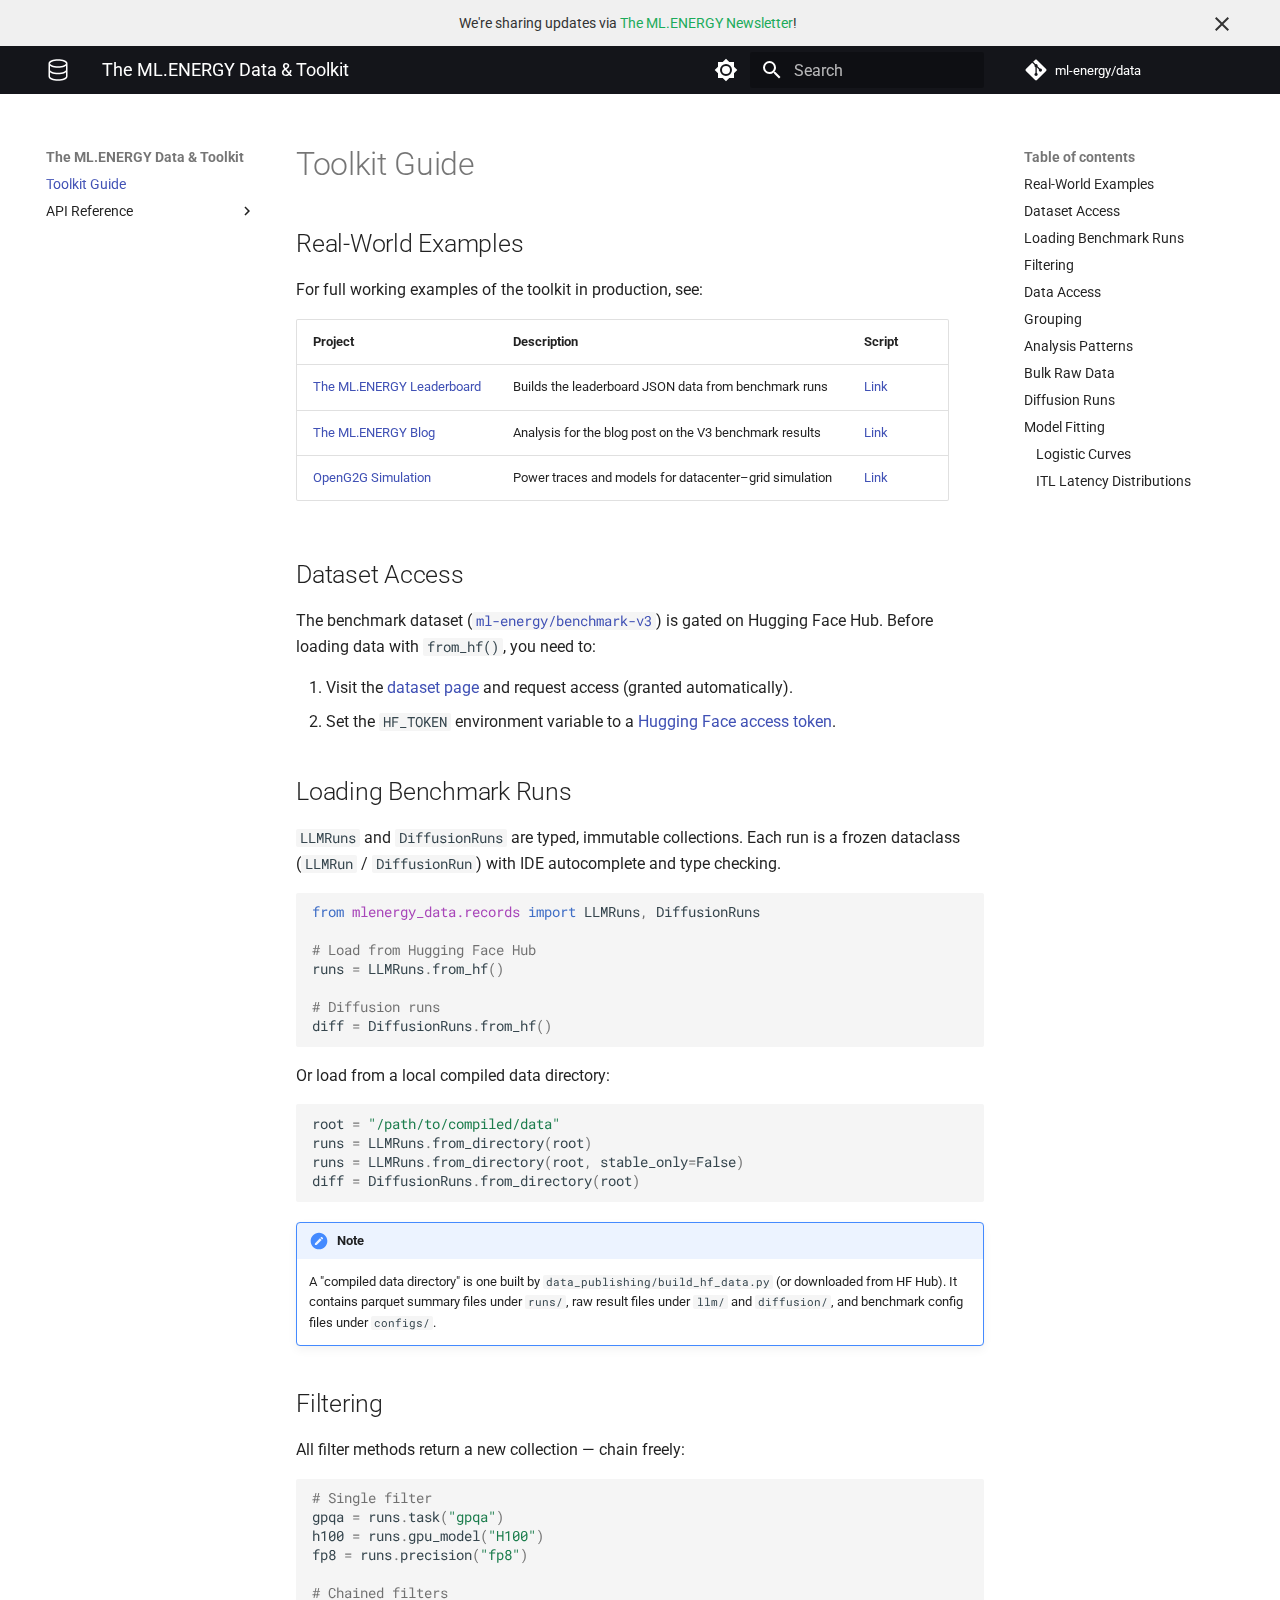
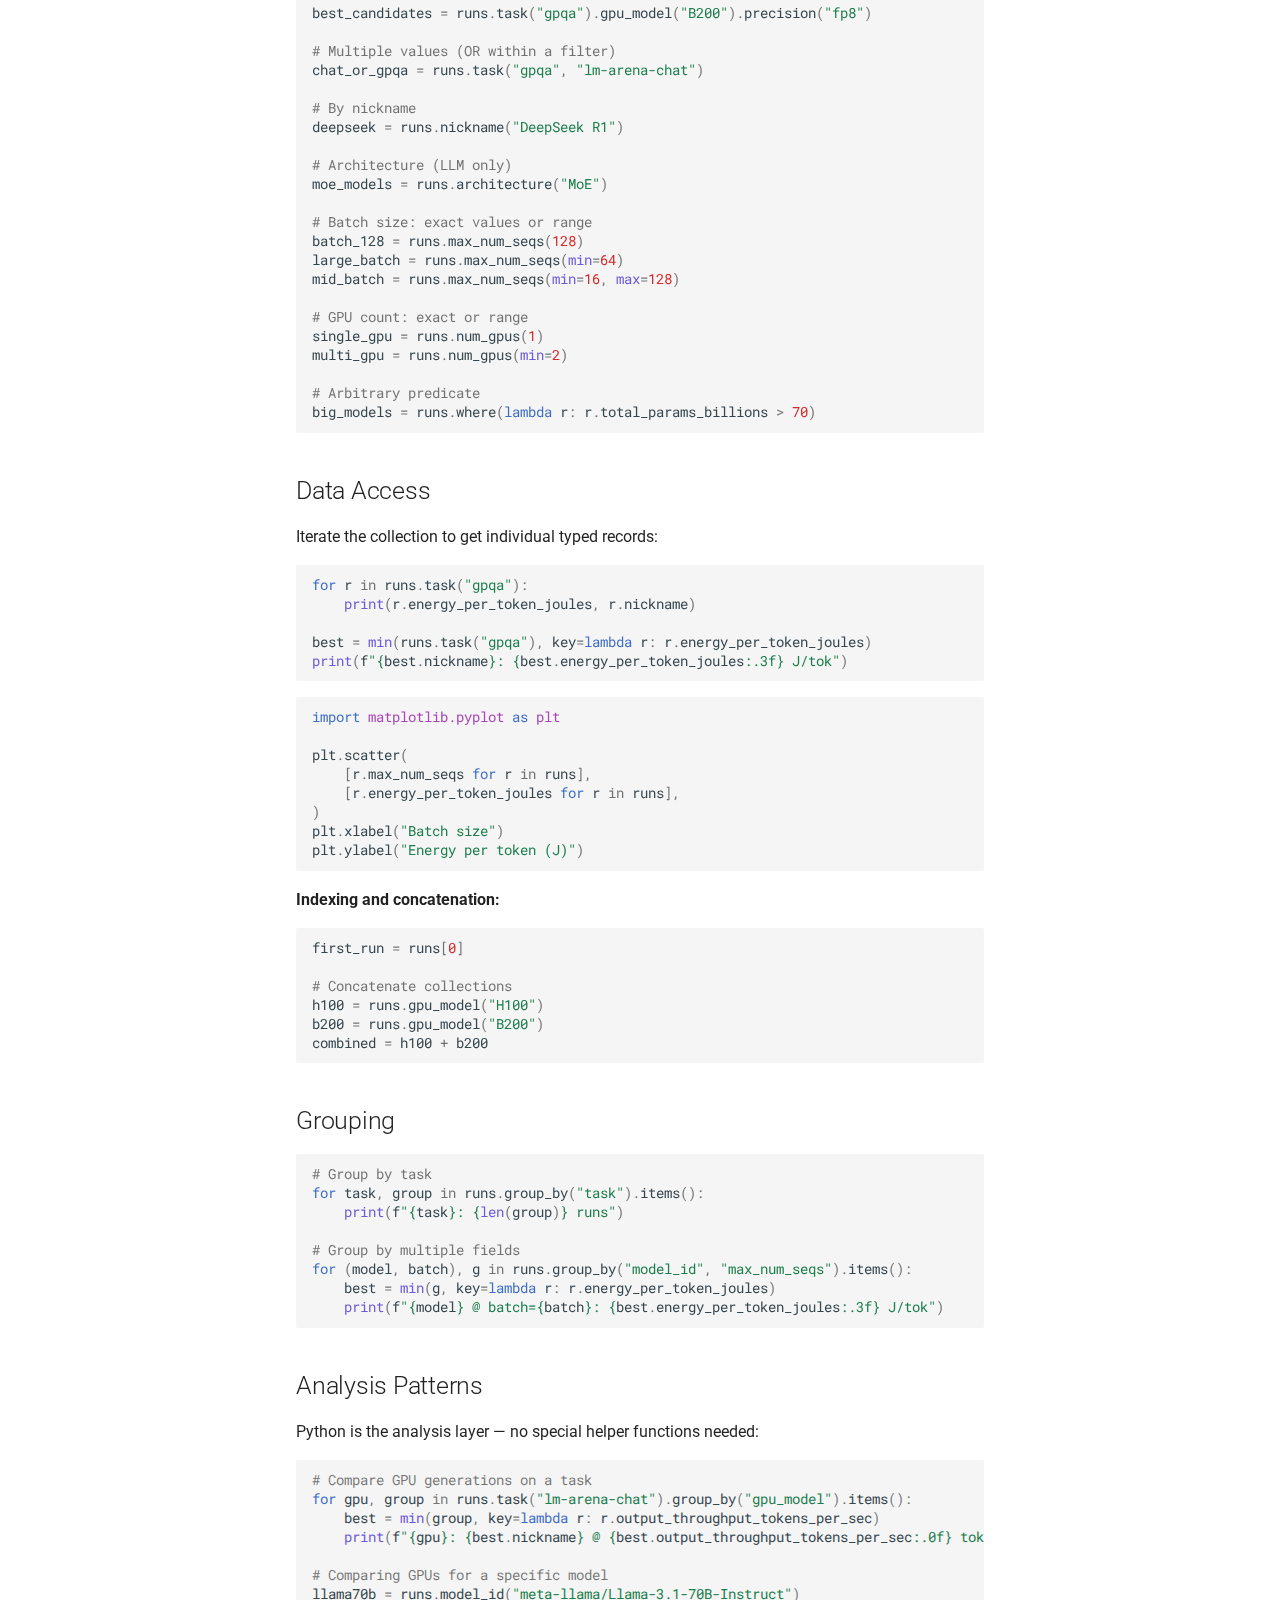
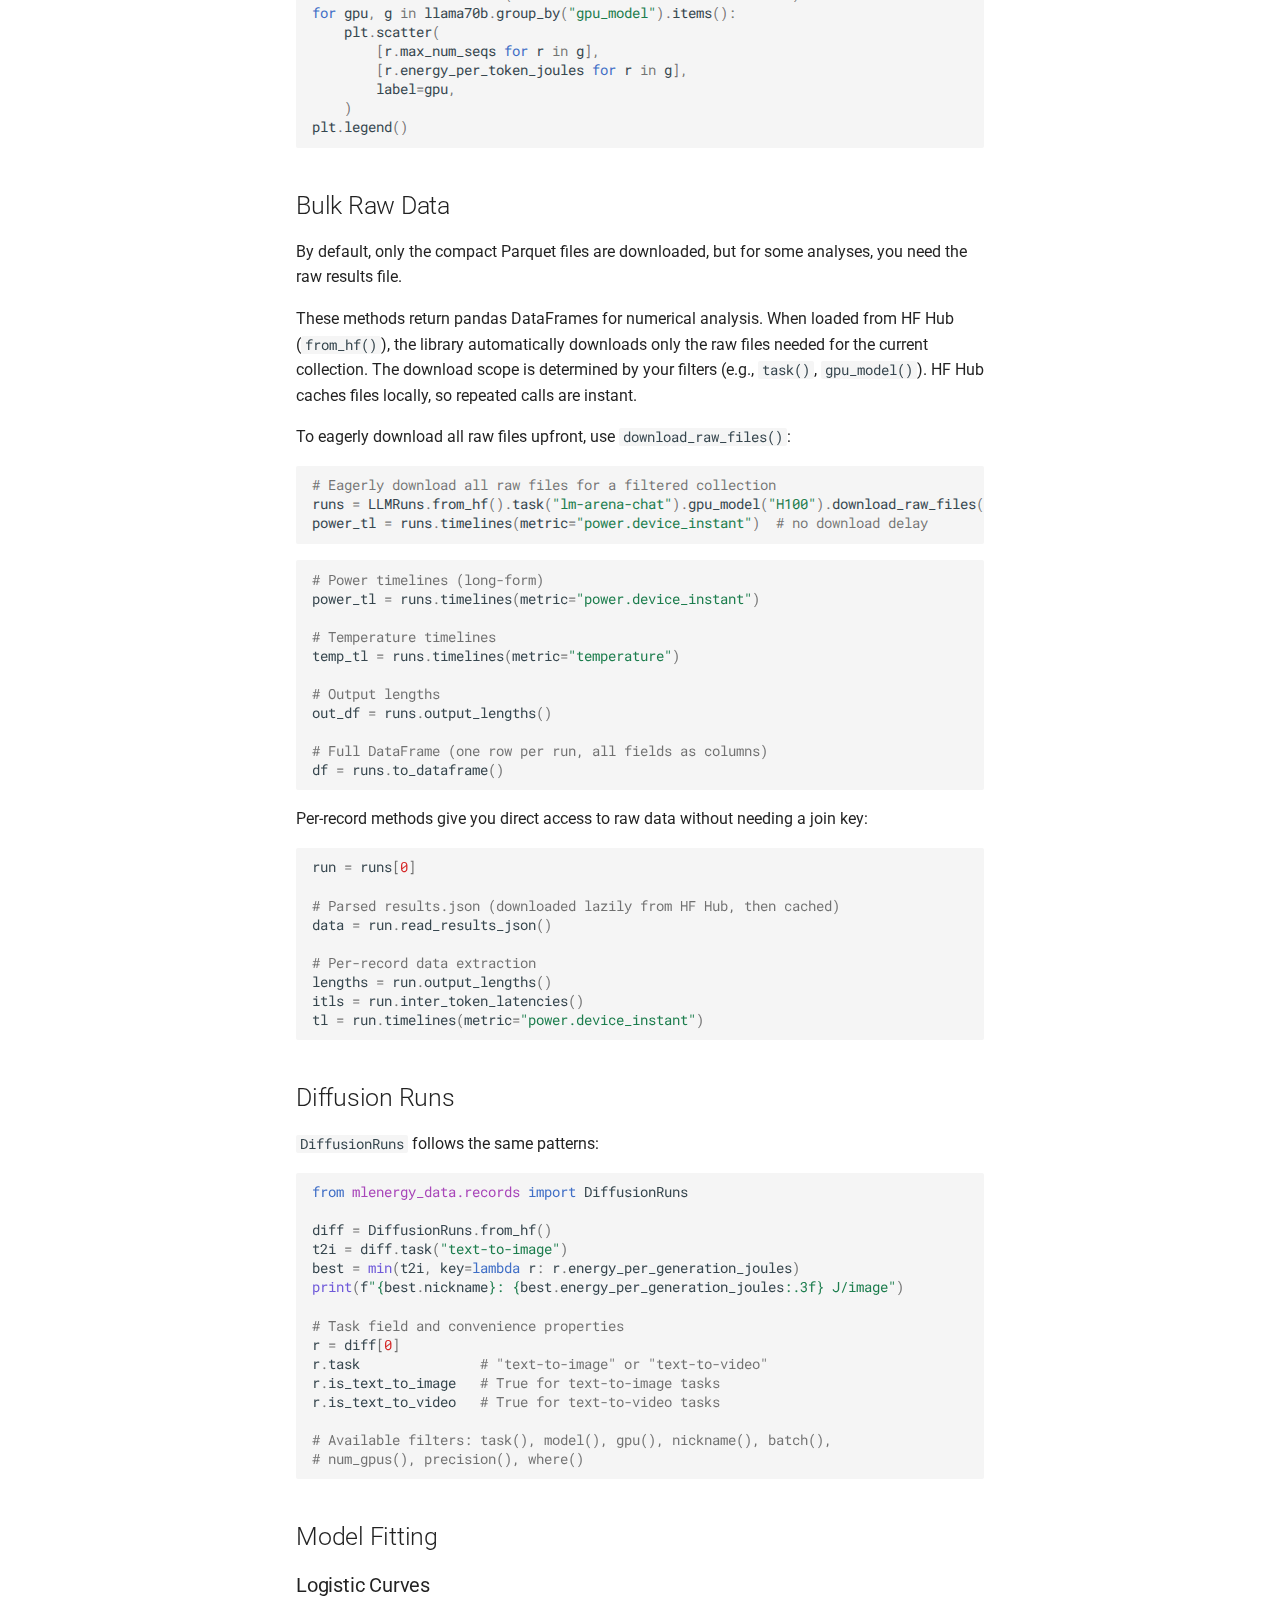
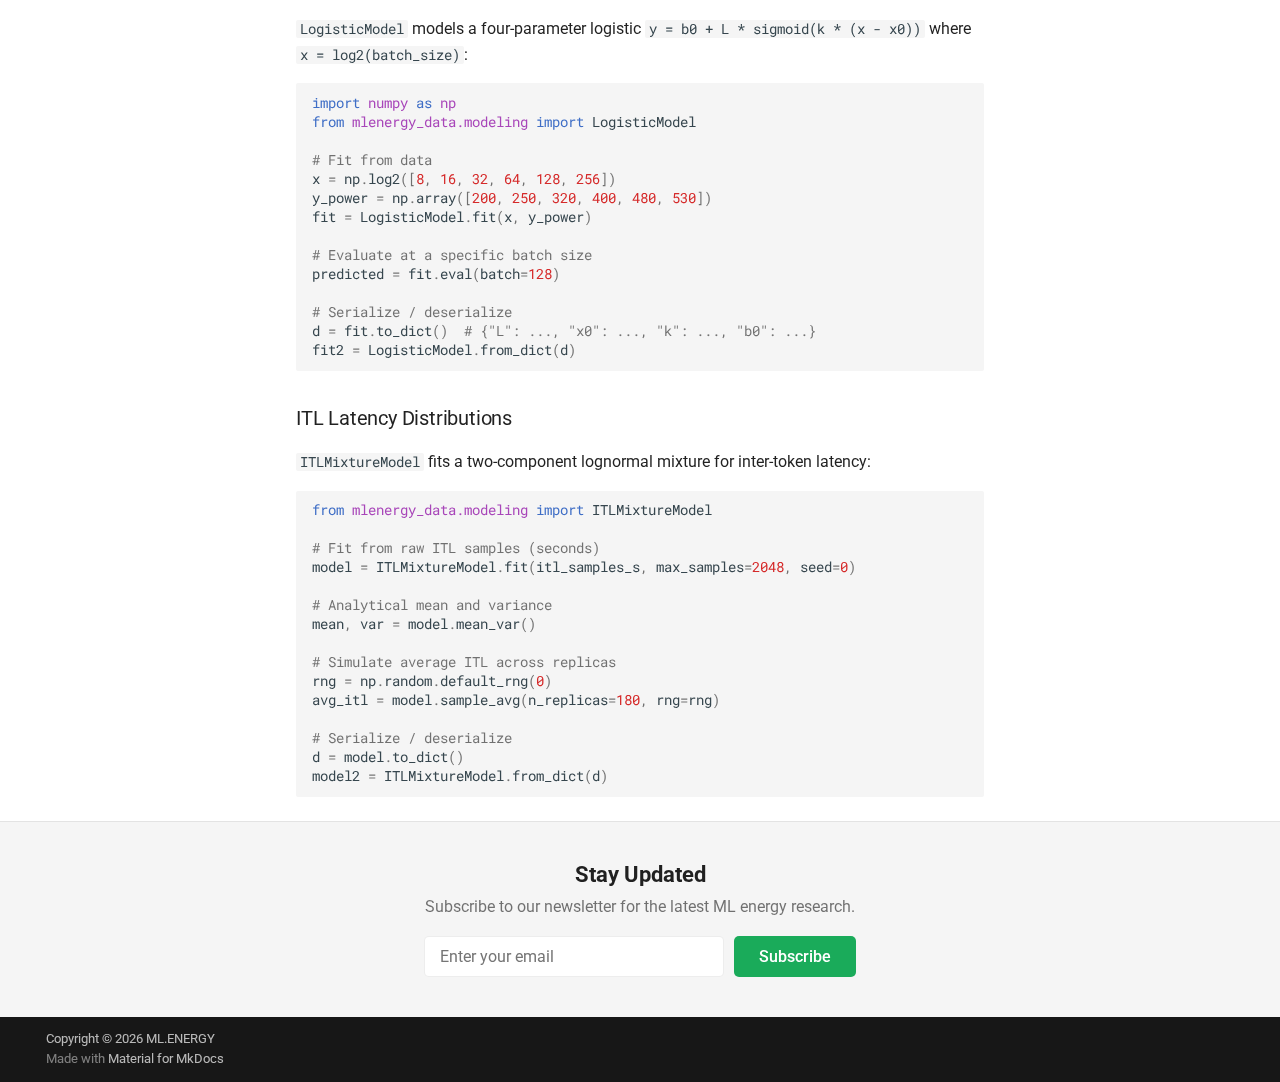
<file: guide/index.html>
<!doctype html>
<html lang="en" class="no-js">
  <head>
    
      <meta charset="utf-8">
      <meta name="viewport" content="width=device-width,initial-scale=1">
      
        <meta name="description" content="Datasets published by ML.ENERGY and toolkits for working with them.">
      
      
      
        <link rel="canonical" href="https://ml.energy/data/guide/">
      
      
      
        <link rel="next" href="../api/records/">
      
      
        
      
      
      <link rel="icon" href="../assets/favicon/favicon.ico">
      <meta name="generator" content="mkdocs-1.6.1, mkdocs-material-9.7.1">
    
    
      
        <title>Toolkit Guide - The ML.ENERGY Data & Toolkit</title>
      
    
    
      <link rel="stylesheet" href="../assets/stylesheets/main.484c7ddc.min.css">
      
        
        <link rel="stylesheet" href="../assets/stylesheets/palette.ab4e12ef.min.css">
      
      


    
    
      
    
    
      
        
        
        <link rel="preconnect" href="https://fonts.gstatic.com" crossorigin>
        <link rel="stylesheet" href="https://fonts.googleapis.com/css?family=Roboto:300,300i,400,400i,700,700i%7CRoboto+Mono:400,400i,700,700i&display=fallback">
        <style>:root{--md-text-font:"Roboto";--md-code-font:"Roboto Mono"}</style>
      
    
    
      <link rel="stylesheet" href="../assets/_mkdocstrings.css">
    
      <link rel="stylesheet" href="../stylesheets/extra.css">
    
    <script>__md_scope=new URL("..",location),__md_hash=e=>[...e].reduce(((e,_)=>(e<<5)-e+_.charCodeAt(0)),0),__md_get=(e,_=localStorage,t=__md_scope)=>JSON.parse(_.getItem(t.pathname+"."+e)),__md_set=(e,_,t=localStorage,a=__md_scope)=>{try{t.setItem(a.pathname+"."+e,JSON.stringify(_))}catch(e){}}</script>
    
      
  


  
  

<script id="__analytics">function __md_analytics(){function e(){dataLayer.push(arguments)}window.dataLayer=window.dataLayer||[],e("js",new Date),e("config","G-C013T57GV2"),document.addEventListener("DOMContentLoaded",(function(){document.forms.search&&document.forms.search.query.addEventListener("blur",(function(){this.value&&e("event","search",{search_term:this.value})}));document$.subscribe((function(){var t=document.forms.feedback;if(void 0!==t)for(var a of t.querySelectorAll("[type=submit]"))a.addEventListener("click",(function(a){a.preventDefault();var n=document.location.pathname,d=this.getAttribute("data-md-value");e("event","feedback",{page:n,data:d}),t.firstElementChild.disabled=!0;var r=t.querySelector(".md-feedback__note [data-md-value='"+d+"']");r&&(r.hidden=!1)})),t.hidden=!1})),location$.subscribe((function(t){e("config","G-C013T57GV2",{page_path:t.pathname})}))}));var t=document.createElement("script");t.async=!0,t.src="https://www.googletagmanager.com/gtag/js?id=G-C013T57GV2",document.getElementById("__analytics").insertAdjacentElement("afterEnd",t)}</script>
  
    <script>"undefined"!=typeof __md_analytics&&__md_analytics()</script>
  

    
    
  
<meta property="og:type" content="website" />
<meta property="og:title" content="Toolkit Guide - The ML.ENERGY Data & Toolkit" />
<meta property="og:description" content="Datasets published by ML.ENERGY and toolkits for working with them." />
<meta property="og:image" content="https://ml.energy/data/assets/img/social/guide.png" />
<meta property="og:image:type" content="image/png" />
<meta property="og:image:width" content="1200" />
<meta property="og:image:height" content="630" />
<meta property="og:url" content="https://ml.energy/data/guide/" />
<meta property="twitter:card" content="summary_large_image" />
<meta property="twitter:title" content="Toolkit Guide - The ML.ENERGY Data & Toolkit" />
<meta property="twitter:description" content="Datasets published by ML.ENERGY and toolkits for working with them." />
<meta property="twitter:image" content="https://ml.energy/data/assets/img/social/guide.png" />
</head>
  
  
    
    
      
    
    
    
    
    <body dir="ltr" data-md-color-scheme="default" data-md-color-primary="black" data-md-color-accent="indigo">
  
    
    <input class="md-toggle" data-md-toggle="drawer" type="checkbox" id="__drawer" autocomplete="off">
    <input class="md-toggle" data-md-toggle="search" type="checkbox" id="__search" autocomplete="off">
    <label class="md-overlay" for="__drawer"></label>
    <div data-md-component="skip">
      
        
        <a href="#toolkit-guide" class="md-skip">
          Skip to content
        </a>
      
    </div>
    <div data-md-component="announce">
      
        <aside class="md-banner">
          <div class="md-banner__inner md-grid md-typeset">
            
              <button class="md-banner__button md-icon" aria-label="Don't show this again">
                
                <svg xmlns="http://www.w3.org/2000/svg" viewBox="0 0 24 24"><path d="M19 6.41 17.59 5 12 10.59 6.41 5 5 6.41 10.59 12 5 17.59 6.41 19 12 13.41 17.59 19 19 17.59 13.41 12z"/></svg>
              </button>
            
            
  We're sharing updates via <a href="https://buttondown.com/ml-energy">The ML.ENERGY Newsletter</a>!

          </div>
          
            <script>var el=document.querySelector("[data-md-component=announce]");if(el){var content=el.querySelector(".md-typeset");__md_hash(content.innerHTML)===__md_get("__announce")&&(el.hidden=!0)}</script>
          
        </aside>
      
    </div>
    
    
      

  

<header class="md-header md-header--shadow" data-md-component="header">
  <nav class="md-header__inner md-grid" aria-label="Header">
    <a href=".." title="The ML.ENERGY Data &amp; Toolkit" class="md-header__button md-logo" aria-label="The ML.ENERGY Data & Toolkit" data-md-component="logo">
      
  
  <svg xmlns="http://www.w3.org/2000/svg" viewBox="0 0 24 24"><path d="M12 1.25c2.487 0 4.773.402 6.466 1.079.844.337 1.577.758 2.112 1.264.536.507.922 1.151.922 1.907v12.987l-.026.013h.026c0 .756-.386 1.4-.922 1.907-.535.506-1.268.927-2.112 1.264-1.693.677-3.979 1.079-6.466 1.079s-4.774-.402-6.466-1.079c-.844-.337-1.577-.758-2.112-1.264C2.886 19.9 2.5 19.256 2.5 18.5h.026l-.026-.013V5.5c0-.756.386-1.4.922-1.907.535-.506 1.268-.927 2.112-1.264C7.226 1.652 9.513 1.25 12 1.25M4 14.371v4.116l-.013.013H4c0 .211.103.487.453.817.351.332.898.666 1.638.962 1.475.589 3.564.971 5.909.971s4.434-.381 5.909-.971c.739-.296 1.288-.63 1.638-.962.349-.33.453-.607.453-.817h.013L20 18.487v-4.116a8 8 0 0 1-1.534.8c-1.693.677-3.979 1.079-6.466 1.079s-4.774-.402-6.466-1.079a8 8 0 0 1-1.534-.8M20 12V7.871a8 8 0 0 1-1.534.8C16.773 9.348 14.487 9.75 12 9.75s-4.774-.402-6.466-1.079A8 8 0 0 1 4 7.871V12c0 .21.104.487.453.817.35.332.899.666 1.638.961 1.475.59 3.564.972 5.909.972s4.434-.382 5.909-.972c.74-.295 1.287-.629 1.638-.96.35-.33.453-.607.453-.818M4 5.5c0 .211.103.487.453.817.351.332.898.666 1.638.962 1.475.589 3.564.971 5.909.971s4.434-.381 5.909-.971c.739-.296 1.288-.63 1.638-.962.349-.33.453-.607.453-.817 0-.211-.103-.487-.453-.817-.351-.332-.898-.666-1.638-.962-1.475-.589-3.564-.971-5.909-.971s-4.434.381-5.909.971c-.739.296-1.288.63-1.638.962C4.104 5.013 4 5.29 4 5.5"/></svg>

    </a>
    <label class="md-header__button md-icon" for="__drawer">
      
      <svg xmlns="http://www.w3.org/2000/svg" viewBox="0 0 24 24"><path d="M3 6h18v2H3zm0 5h18v2H3zm0 5h18v2H3z"/></svg>
    </label>
    <div class="md-header__title" data-md-component="header-title">
      <div class="md-header__ellipsis">
        <div class="md-header__topic">
          <span class="md-ellipsis">
            The ML.ENERGY Data & Toolkit
          </span>
        </div>
        <div class="md-header__topic" data-md-component="header-topic">
          <span class="md-ellipsis">
            
              Toolkit Guide
            
          </span>
        </div>
      </div>
    </div>
    
      
        <form class="md-header__option" data-md-component="palette">
  
    
    
    
    <input class="md-option" data-md-color-media="(prefers-color-scheme: light)" data-md-color-scheme="default" data-md-color-primary="black" data-md-color-accent="indigo"  aria-label="Dark mode"  type="radio" name="__palette" id="__palette_0">
    
      <label class="md-header__button md-icon" title="Dark mode" for="__palette_1" hidden>
        <svg xmlns="http://www.w3.org/2000/svg" viewBox="0 0 24 24"><path d="M12 8a4 4 0 0 0-4 4 4 4 0 0 0 4 4 4 4 0 0 0 4-4 4 4 0 0 0-4-4m0 10a6 6 0 0 1-6-6 6 6 0 0 1 6-6 6 6 0 0 1 6 6 6 6 0 0 1-6 6m8-9.31V4h-4.69L12 .69 8.69 4H4v4.69L.69 12 4 15.31V20h4.69L12 23.31 15.31 20H20v-4.69L23.31 12z"/></svg>
      </label>
    
  
    
    
    
    <input class="md-option" data-md-color-media="(prefers-color-scheme: dark)" data-md-color-scheme="slate" data-md-color-primary="black" data-md-color-accent="indigo"  aria-label="Light mode"  type="radio" name="__palette" id="__palette_1">
    
      <label class="md-header__button md-icon" title="Light mode" for="__palette_0" hidden>
        <svg xmlns="http://www.w3.org/2000/svg" viewBox="0 0 24 24"><path d="M12 18c-.89 0-1.74-.2-2.5-.55C11.56 16.5 13 14.42 13 12s-1.44-4.5-3.5-5.45C10.26 6.2 11.11 6 12 6a6 6 0 0 1 6 6 6 6 0 0 1-6 6m8-9.31V4h-4.69L12 .69 8.69 4H4v4.69L.69 12 4 15.31V20h4.69L12 23.31 15.31 20H20v-4.69L23.31 12z"/></svg>
      </label>
    
  
</form>
      
    
    
      <script>var palette=__md_get("__palette");if(palette&&palette.color){if("(prefers-color-scheme)"===palette.color.media){var media=matchMedia("(prefers-color-scheme: light)"),input=document.querySelector(media.matches?"[data-md-color-media='(prefers-color-scheme: light)']":"[data-md-color-media='(prefers-color-scheme: dark)']");palette.color.media=input.getAttribute("data-md-color-media"),palette.color.scheme=input.getAttribute("data-md-color-scheme"),palette.color.primary=input.getAttribute("data-md-color-primary"),palette.color.accent=input.getAttribute("data-md-color-accent")}for(var[key,value]of Object.entries(palette.color))document.body.setAttribute("data-md-color-"+key,value)}</script>
    
    
    
      
      
        <label class="md-header__button md-icon" for="__search">
          
          <svg xmlns="http://www.w3.org/2000/svg" viewBox="0 0 24 24"><path d="M9.5 3A6.5 6.5 0 0 1 16 9.5c0 1.61-.59 3.09-1.56 4.23l.27.27h.79l5 5-1.5 1.5-5-5v-.79l-.27-.27A6.52 6.52 0 0 1 9.5 16 6.5 6.5 0 0 1 3 9.5 6.5 6.5 0 0 1 9.5 3m0 2C7 5 5 7 5 9.5S7 14 9.5 14 14 12 14 9.5 12 5 9.5 5"/></svg>
        </label>
        <div class="md-search" data-md-component="search" role="dialog">
  <label class="md-search__overlay" for="__search"></label>
  <div class="md-search__inner" role="search">
    <form class="md-search__form" name="search">
      <input type="text" class="md-search__input" name="query" aria-label="Search" placeholder="Search" autocapitalize="off" autocorrect="off" autocomplete="off" spellcheck="false" data-md-component="search-query" required>
      <label class="md-search__icon md-icon" for="__search">
        
        <svg xmlns="http://www.w3.org/2000/svg" viewBox="0 0 24 24"><path d="M9.5 3A6.5 6.5 0 0 1 16 9.5c0 1.61-.59 3.09-1.56 4.23l.27.27h.79l5 5-1.5 1.5-5-5v-.79l-.27-.27A6.52 6.52 0 0 1 9.5 16 6.5 6.5 0 0 1 3 9.5 6.5 6.5 0 0 1 9.5 3m0 2C7 5 5 7 5 9.5S7 14 9.5 14 14 12 14 9.5 12 5 9.5 5"/></svg>
        
        <svg xmlns="http://www.w3.org/2000/svg" viewBox="0 0 24 24"><path d="M20 11v2H8l5.5 5.5-1.42 1.42L4.16 12l7.92-7.92L13.5 5.5 8 11z"/></svg>
      </label>
      <nav class="md-search__options" aria-label="Search">
        
        <button type="reset" class="md-search__icon md-icon" title="Clear" aria-label="Clear" tabindex="-1">
          
          <svg xmlns="http://www.w3.org/2000/svg" viewBox="0 0 24 24"><path d="M19 6.41 17.59 5 12 10.59 6.41 5 5 6.41 10.59 12 5 17.59 6.41 19 12 13.41 17.59 19 19 17.59 13.41 12z"/></svg>
        </button>
      </nav>
      
    </form>
    <div class="md-search__output">
      <div class="md-search__scrollwrap" tabindex="0" data-md-scrollfix>
        <div class="md-search-result" data-md-component="search-result">
          <div class="md-search-result__meta">
            Initializing search
          </div>
          <ol class="md-search-result__list" role="presentation"></ol>
        </div>
      </div>
    </div>
  </div>
</div>
      
    
    
      <div class="md-header__source">
        <a href="https://github.com/ml-energy/data" title="Go to repository" class="md-source" data-md-component="source">
  <div class="md-source__icon md-icon">
    
    <svg xmlns="http://www.w3.org/2000/svg" viewBox="0 0 448 512"><!--! Font Awesome Free 7.1.0 by @fontawesome - https://fontawesome.com License - https://fontawesome.com/license/free (Icons: CC BY 4.0, Fonts: SIL OFL 1.1, Code: MIT License) Copyright 2025 Fonticons, Inc.--><path d="M439.6 236.1 244 40.5c-5.4-5.5-12.8-8.5-20.4-8.5s-15 3-20.4 8.4L162.5 81l51.5 51.5c27.1-9.1 52.7 16.8 43.4 43.7l49.7 49.7c34.2-11.8 61.2 31 35.5 56.7-26.5 26.5-70.2-2.9-56-37.3L240.3 199v121.9c25.3 12.5 22.3 41.8 9.1 55-6.4 6.4-15.2 10.1-24.3 10.1s-17.8-3.6-24.3-10.1c-17.6-17.6-11.1-46.9 11.2-56v-123c-20.8-8.5-24.6-30.7-18.6-45L142.6 101 8.5 235.1C3 240.6 0 247.9 0 255.5s3 15 8.5 20.4l195.6 195.7c5.4 5.4 12.7 8.4 20.4 8.4s15-3 20.4-8.4l194.7-194.7c5.4-5.4 8.4-12.8 8.4-20.4s-3-15-8.4-20.4"/></svg>
  </div>
  <div class="md-source__repository">
    ml-energy/data
  </div>
</a>
      </div>
    
  </nav>
  
</header>
    
    <div class="md-container" data-md-component="container">
      
      
        
          
        
      
      <main class="md-main" data-md-component="main">
        <div class="md-main__inner md-grid">
          
            
              
              <div class="md-sidebar md-sidebar--primary" data-md-component="sidebar" data-md-type="navigation" >
                <div class="md-sidebar__scrollwrap">
                  <div class="md-sidebar__inner">
                    



<nav class="md-nav md-nav--primary" aria-label="Navigation" data-md-level="0">
  <label class="md-nav__title" for="__drawer">
    <a href=".." title="The ML.ENERGY Data &amp; Toolkit" class="md-nav__button md-logo" aria-label="The ML.ENERGY Data & Toolkit" data-md-component="logo">
      
  
  <svg xmlns="http://www.w3.org/2000/svg" viewBox="0 0 24 24"><path d="M12 1.25c2.487 0 4.773.402 6.466 1.079.844.337 1.577.758 2.112 1.264.536.507.922 1.151.922 1.907v12.987l-.026.013h.026c0 .756-.386 1.4-.922 1.907-.535.506-1.268.927-2.112 1.264-1.693.677-3.979 1.079-6.466 1.079s-4.774-.402-6.466-1.079c-.844-.337-1.577-.758-2.112-1.264C2.886 19.9 2.5 19.256 2.5 18.5h.026l-.026-.013V5.5c0-.756.386-1.4.922-1.907.535-.506 1.268-.927 2.112-1.264C7.226 1.652 9.513 1.25 12 1.25M4 14.371v4.116l-.013.013H4c0 .211.103.487.453.817.351.332.898.666 1.638.962 1.475.589 3.564.971 5.909.971s4.434-.381 5.909-.971c.739-.296 1.288-.63 1.638-.962.349-.33.453-.607.453-.817h.013L20 18.487v-4.116a8 8 0 0 1-1.534.8c-1.693.677-3.979 1.079-6.466 1.079s-4.774-.402-6.466-1.079a8 8 0 0 1-1.534-.8M20 12V7.871a8 8 0 0 1-1.534.8C16.773 9.348 14.487 9.75 12 9.75s-4.774-.402-6.466-1.079A8 8 0 0 1 4 7.871V12c0 .21.104.487.453.817.35.332.899.666 1.638.961 1.475.59 3.564.972 5.909.972s4.434-.382 5.909-.972c.74-.295 1.287-.629 1.638-.96.35-.33.453-.607.453-.818M4 5.5c0 .211.103.487.453.817.351.332.898.666 1.638.962 1.475.589 3.564.971 5.909.971s4.434-.381 5.909-.971c.739-.296 1.288-.63 1.638-.962.349-.33.453-.607.453-.817 0-.211-.103-.487-.453-.817-.351-.332-.898-.666-1.638-.962-1.475-.589-3.564-.971-5.909-.971s-4.434.381-5.909.971c-.739.296-1.288.63-1.638.962C4.104 5.013 4 5.29 4 5.5"/></svg>

    </a>
    The ML.ENERGY Data & Toolkit
  </label>
  
    <div class="md-nav__source">
      <a href="https://github.com/ml-energy/data" title="Go to repository" class="md-source" data-md-component="source">
  <div class="md-source__icon md-icon">
    
    <svg xmlns="http://www.w3.org/2000/svg" viewBox="0 0 448 512"><!--! Font Awesome Free 7.1.0 by @fontawesome - https://fontawesome.com License - https://fontawesome.com/license/free (Icons: CC BY 4.0, Fonts: SIL OFL 1.1, Code: MIT License) Copyright 2025 Fonticons, Inc.--><path d="M439.6 236.1 244 40.5c-5.4-5.5-12.8-8.5-20.4-8.5s-15 3-20.4 8.4L162.5 81l51.5 51.5c27.1-9.1 52.7 16.8 43.4 43.7l49.7 49.7c34.2-11.8 61.2 31 35.5 56.7-26.5 26.5-70.2-2.9-56-37.3L240.3 199v121.9c25.3 12.5 22.3 41.8 9.1 55-6.4 6.4-15.2 10.1-24.3 10.1s-17.8-3.6-24.3-10.1c-17.6-17.6-11.1-46.9 11.2-56v-123c-20.8-8.5-24.6-30.7-18.6-45L142.6 101 8.5 235.1C3 240.6 0 247.9 0 255.5s3 15 8.5 20.4l195.6 195.7c5.4 5.4 12.7 8.4 20.4 8.4s15-3 20.4-8.4l194.7-194.7c5.4-5.4 8.4-12.8 8.4-20.4s-3-15-8.4-20.4"/></svg>
  </div>
  <div class="md-source__repository">
    ml-energy/data
  </div>
</a>
    </div>
  
  <ul class="md-nav__list" data-md-scrollfix>
    
      
      
  
  
    
  
  
  
    <li class="md-nav__item md-nav__item--active">
      
      <input class="md-nav__toggle md-toggle" type="checkbox" id="__toc">
      
      
        
      
      
        <label class="md-nav__link md-nav__link--active" for="__toc">
          
  
  
  <span class="md-ellipsis">
    
  
    Toolkit Guide
  

    
  </span>
  
  

          <span class="md-nav__icon md-icon"></span>
        </label>
      
      <a href="./" class="md-nav__link md-nav__link--active">
        
  
  
  <span class="md-ellipsis">
    
  
    Toolkit Guide
  

    
  </span>
  
  

      </a>
      
        

<nav class="md-nav md-nav--secondary" aria-label="Table of contents">
  
  
  
    
  
  
    <label class="md-nav__title" for="__toc">
      <span class="md-nav__icon md-icon"></span>
      Table of contents
    </label>
    <ul class="md-nav__list" data-md-component="toc" data-md-scrollfix>
      
        <li class="md-nav__item">
  <a href="#real-world-examples" class="md-nav__link">
    <span class="md-ellipsis">
      
        Real-World Examples
      
    </span>
  </a>
  
</li>
      
        <li class="md-nav__item">
  <a href="#dataset-access" class="md-nav__link">
    <span class="md-ellipsis">
      
        Dataset Access
      
    </span>
  </a>
  
</li>
      
        <li class="md-nav__item">
  <a href="#loading-benchmark-runs" class="md-nav__link">
    <span class="md-ellipsis">
      
        Loading Benchmark Runs
      
    </span>
  </a>
  
</li>
      
        <li class="md-nav__item">
  <a href="#filtering" class="md-nav__link">
    <span class="md-ellipsis">
      
        Filtering
      
    </span>
  </a>
  
</li>
      
        <li class="md-nav__item">
  <a href="#data-access" class="md-nav__link">
    <span class="md-ellipsis">
      
        Data Access
      
    </span>
  </a>
  
</li>
      
        <li class="md-nav__item">
  <a href="#grouping" class="md-nav__link">
    <span class="md-ellipsis">
      
        Grouping
      
    </span>
  </a>
  
</li>
      
        <li class="md-nav__item">
  <a href="#analysis-patterns" class="md-nav__link">
    <span class="md-ellipsis">
      
        Analysis Patterns
      
    </span>
  </a>
  
</li>
      
        <li class="md-nav__item">
  <a href="#bulk-raw-data" class="md-nav__link">
    <span class="md-ellipsis">
      
        Bulk Raw Data
      
    </span>
  </a>
  
</li>
      
        <li class="md-nav__item">
  <a href="#diffusion-runs" class="md-nav__link">
    <span class="md-ellipsis">
      
        Diffusion Runs
      
    </span>
  </a>
  
</li>
      
        <li class="md-nav__item">
  <a href="#model-fitting" class="md-nav__link">
    <span class="md-ellipsis">
      
        Model Fitting
      
    </span>
  </a>
  
    <nav class="md-nav" aria-label="Model Fitting">
      <ul class="md-nav__list">
        
          <li class="md-nav__item">
  <a href="#logistic-curves" class="md-nav__link">
    <span class="md-ellipsis">
      
        Logistic Curves
      
    </span>
  </a>
  
</li>
        
          <li class="md-nav__item">
  <a href="#itl-latency-distributions" class="md-nav__link">
    <span class="md-ellipsis">
      
        ITL Latency Distributions
      
    </span>
  </a>
  
</li>
        
      </ul>
    </nav>
  
</li>
      
    </ul>
  
</nav>
      
    </li>
  

    
      
      
  
  
  
  
    
    
    
    
    
    <li class="md-nav__item md-nav__item--nested">
      
        
        
        <input class="md-nav__toggle md-toggle " type="checkbox" id="__nav_2" >
        
          
          <label class="md-nav__link" for="__nav_2" id="__nav_2_label" tabindex="0">
            
  
  
  <span class="md-ellipsis">
    
  
    API Reference
  

    
  </span>
  
  

            <span class="md-nav__icon md-icon"></span>
          </label>
        
        <nav class="md-nav" data-md-level="1" aria-labelledby="__nav_2_label" aria-expanded="false">
          <label class="md-nav__title" for="__nav_2">
            <span class="md-nav__icon md-icon"></span>
            
  
    API Reference
  

          </label>
          <ul class="md-nav__list" data-md-scrollfix>
            
              
                
  
  
  
  
    <li class="md-nav__item">
      <a href="../api/records/" class="md-nav__link">
        
  
  
  <span class="md-ellipsis">
    
  
    Records
  

    
  </span>
  
  

      </a>
    </li>
  

              
            
              
                
  
  
  
  
    <li class="md-nav__item">
      <a href="../api/modeling/" class="md-nav__link">
        
  
  
  <span class="md-ellipsis">
    
  
    Modeling
  

    
  </span>
  
  

      </a>
    </li>
  

              
            
          </ul>
        </nav>
      
    </li>
  

    
  </ul>
</nav>
                  </div>
                </div>
              </div>
            
            
              
              <div class="md-sidebar md-sidebar--secondary" data-md-component="sidebar" data-md-type="toc" >
                <div class="md-sidebar__scrollwrap">
                  <div class="md-sidebar__inner">
                    

<nav class="md-nav md-nav--secondary" aria-label="Table of contents">
  
  
  
    
  
  
    <label class="md-nav__title" for="__toc">
      <span class="md-nav__icon md-icon"></span>
      Table of contents
    </label>
    <ul class="md-nav__list" data-md-component="toc" data-md-scrollfix>
      
        <li class="md-nav__item">
  <a href="#real-world-examples" class="md-nav__link">
    <span class="md-ellipsis">
      
        Real-World Examples
      
    </span>
  </a>
  
</li>
      
        <li class="md-nav__item">
  <a href="#dataset-access" class="md-nav__link">
    <span class="md-ellipsis">
      
        Dataset Access
      
    </span>
  </a>
  
</li>
      
        <li class="md-nav__item">
  <a href="#loading-benchmark-runs" class="md-nav__link">
    <span class="md-ellipsis">
      
        Loading Benchmark Runs
      
    </span>
  </a>
  
</li>
      
        <li class="md-nav__item">
  <a href="#filtering" class="md-nav__link">
    <span class="md-ellipsis">
      
        Filtering
      
    </span>
  </a>
  
</li>
      
        <li class="md-nav__item">
  <a href="#data-access" class="md-nav__link">
    <span class="md-ellipsis">
      
        Data Access
      
    </span>
  </a>
  
</li>
      
        <li class="md-nav__item">
  <a href="#grouping" class="md-nav__link">
    <span class="md-ellipsis">
      
        Grouping
      
    </span>
  </a>
  
</li>
      
        <li class="md-nav__item">
  <a href="#analysis-patterns" class="md-nav__link">
    <span class="md-ellipsis">
      
        Analysis Patterns
      
    </span>
  </a>
  
</li>
      
        <li class="md-nav__item">
  <a href="#bulk-raw-data" class="md-nav__link">
    <span class="md-ellipsis">
      
        Bulk Raw Data
      
    </span>
  </a>
  
</li>
      
        <li class="md-nav__item">
  <a href="#diffusion-runs" class="md-nav__link">
    <span class="md-ellipsis">
      
        Diffusion Runs
      
    </span>
  </a>
  
</li>
      
        <li class="md-nav__item">
  <a href="#model-fitting" class="md-nav__link">
    <span class="md-ellipsis">
      
        Model Fitting
      
    </span>
  </a>
  
    <nav class="md-nav" aria-label="Model Fitting">
      <ul class="md-nav__list">
        
          <li class="md-nav__item">
  <a href="#logistic-curves" class="md-nav__link">
    <span class="md-ellipsis">
      
        Logistic Curves
      
    </span>
  </a>
  
</li>
        
          <li class="md-nav__item">
  <a href="#itl-latency-distributions" class="md-nav__link">
    <span class="md-ellipsis">
      
        ITL Latency Distributions
      
    </span>
  </a>
  
</li>
        
      </ul>
    </nav>
  
</li>
      
    </ul>
  
</nav>
                  </div>
                </div>
              </div>
            
          
          
            <div class="md-content" data-md-component="content">
              
              <article class="md-content__inner md-typeset">
                
                  


  
  


<h1 id="toolkit-guide">Toolkit Guide</h1>
<h2 id="real-world-examples">Real-World Examples</h2>
<p>For full working examples of the toolkit in production, see:</p>
<table>
<thead>
<tr>
<th>Project</th>
<th>Description</th>
<th>Script</th>
</tr>
</thead>
<tbody>
<tr>
<td><a href="https://ml.energy/leaderboard">The ML.ENERGY Leaderboard</a></td>
<td>Builds the leaderboard JSON data from benchmark runs</td>
<td><a href="https://github.com/ml-energy/leaderboard/blob/master/scripts/build_data.py">Link</a></td>
</tr>
<tr>
<td><a href="https://ml.energy/blog/measurement/energy/diagnosing-inference-energy-consumption-with-the-mlenergy-leaderboard-v30/">The ML.ENERGY Blog</a></td>
<td>Analysis for the blog post on the V3 benchmark results</td>
<td><a href="https://github.com/ml-energy/blog/blob/master/analysis/ml-energy-leaderboard-v3.0.py">Link</a></td>
</tr>
<tr>
<td><a href="TODO">OpenG2G Simulation</a></td>
<td>Power traces and models for datacenter–grid simulation</td>
<td><a href="TODO">Link</a></td>
</tr>
</tbody>
</table>
<h2 id="dataset-access">Dataset Access</h2>
<p>The benchmark dataset (<a href="https://huggingface.co/datasets/ml-energy/benchmark-v3"><code>ml-energy/benchmark-v3</code></a>) is gated on Hugging Face Hub.
Before loading data with <code>from_hf()</code>, you need to:</p>
<ol>
<li>Visit the <a href="https://huggingface.co/datasets/ml-energy/benchmark-v3">dataset page</a> and request access (granted automatically).</li>
<li>Set the <code>HF_TOKEN</code> environment variable to a <a href="https://huggingface.co/settings/tokens">Hugging Face access token</a>.</li>
</ol>
<h2 id="loading-benchmark-runs">Loading Benchmark Runs</h2>
<p><code>LLMRuns</code> and <code>DiffusionRuns</code> are typed, immutable collections.
Each run is a frozen dataclass (<code>LLMRun</code> / <code>DiffusionRun</code>) with IDE autocomplete and type checking.</p>
<div class="highlight"><pre><span></span><code><span class="kn">from</span><span class="w"> </span><span class="nn">mlenergy_data.records</span><span class="w"> </span><span class="kn">import</span> <span class="n">LLMRuns</span><span class="p">,</span> <span class="n">DiffusionRuns</span>

<span class="c1"># Load from Hugging Face Hub</span>
<span class="n">runs</span> <span class="o">=</span> <span class="n">LLMRuns</span><span class="o">.</span><span class="n">from_hf</span><span class="p">()</span>

<span class="c1"># Diffusion runs</span>
<span class="n">diff</span> <span class="o">=</span> <span class="n">DiffusionRuns</span><span class="o">.</span><span class="n">from_hf</span><span class="p">()</span>
</code></pre></div>
<p>Or load from a local compiled data directory:</p>
<div class="highlight"><pre><span></span><code><span class="n">root</span> <span class="o">=</span> <span class="s2">&quot;/path/to/compiled/data&quot;</span>
<span class="n">runs</span> <span class="o">=</span> <span class="n">LLMRuns</span><span class="o">.</span><span class="n">from_directory</span><span class="p">(</span><span class="n">root</span><span class="p">)</span>
<span class="n">runs</span> <span class="o">=</span> <span class="n">LLMRuns</span><span class="o">.</span><span class="n">from_directory</span><span class="p">(</span><span class="n">root</span><span class="p">,</span> <span class="n">stable_only</span><span class="o">=</span><span class="kc">False</span><span class="p">)</span>
<span class="n">diff</span> <span class="o">=</span> <span class="n">DiffusionRuns</span><span class="o">.</span><span class="n">from_directory</span><span class="p">(</span><span class="n">root</span><span class="p">)</span>
</code></pre></div>
<div class="admonition note">
<p class="admonition-title">Note</p>
<p>A "compiled data directory" is one built by <code>data_publishing/build_hf_data.py</code> (or downloaded from HF Hub). It contains parquet summary files under <code>runs/</code>, raw result files under <code>llm/</code> and <code>diffusion/</code>, and benchmark config files under <code>configs/</code>.</p>
</div>
<h2 id="filtering">Filtering</h2>
<p>All filter methods return a new collection — chain freely:</p>
<div class="highlight"><pre><span></span><code><span class="c1"># Single filter</span>
<span class="n">gpqa</span> <span class="o">=</span> <span class="n">runs</span><span class="o">.</span><span class="n">task</span><span class="p">(</span><span class="s2">&quot;gpqa&quot;</span><span class="p">)</span>
<span class="n">h100</span> <span class="o">=</span> <span class="n">runs</span><span class="o">.</span><span class="n">gpu_model</span><span class="p">(</span><span class="s2">&quot;H100&quot;</span><span class="p">)</span>
<span class="n">fp8</span> <span class="o">=</span> <span class="n">runs</span><span class="o">.</span><span class="n">precision</span><span class="p">(</span><span class="s2">&quot;fp8&quot;</span><span class="p">)</span>

<span class="c1"># Chained filters</span>
<span class="n">best_candidates</span> <span class="o">=</span> <span class="n">runs</span><span class="o">.</span><span class="n">task</span><span class="p">(</span><span class="s2">&quot;gpqa&quot;</span><span class="p">)</span><span class="o">.</span><span class="n">gpu_model</span><span class="p">(</span><span class="s2">&quot;B200&quot;</span><span class="p">)</span><span class="o">.</span><span class="n">precision</span><span class="p">(</span><span class="s2">&quot;fp8&quot;</span><span class="p">)</span>

<span class="c1"># Multiple values (OR within a filter)</span>
<span class="n">chat_or_gpqa</span> <span class="o">=</span> <span class="n">runs</span><span class="o">.</span><span class="n">task</span><span class="p">(</span><span class="s2">&quot;gpqa&quot;</span><span class="p">,</span> <span class="s2">&quot;lm-arena-chat&quot;</span><span class="p">)</span>

<span class="c1"># By nickname</span>
<span class="n">deepseek</span> <span class="o">=</span> <span class="n">runs</span><span class="o">.</span><span class="n">nickname</span><span class="p">(</span><span class="s2">&quot;DeepSeek R1&quot;</span><span class="p">)</span>

<span class="c1"># Architecture (LLM only)</span>
<span class="n">moe_models</span> <span class="o">=</span> <span class="n">runs</span><span class="o">.</span><span class="n">architecture</span><span class="p">(</span><span class="s2">&quot;MoE&quot;</span><span class="p">)</span>

<span class="c1"># Batch size: exact values or range</span>
<span class="n">batch_128</span> <span class="o">=</span> <span class="n">runs</span><span class="o">.</span><span class="n">max_num_seqs</span><span class="p">(</span><span class="mi">128</span><span class="p">)</span>
<span class="n">large_batch</span> <span class="o">=</span> <span class="n">runs</span><span class="o">.</span><span class="n">max_num_seqs</span><span class="p">(</span><span class="nb">min</span><span class="o">=</span><span class="mi">64</span><span class="p">)</span>
<span class="n">mid_batch</span> <span class="o">=</span> <span class="n">runs</span><span class="o">.</span><span class="n">max_num_seqs</span><span class="p">(</span><span class="nb">min</span><span class="o">=</span><span class="mi">16</span><span class="p">,</span> <span class="nb">max</span><span class="o">=</span><span class="mi">128</span><span class="p">)</span>

<span class="c1"># GPU count: exact or range</span>
<span class="n">single_gpu</span> <span class="o">=</span> <span class="n">runs</span><span class="o">.</span><span class="n">num_gpus</span><span class="p">(</span><span class="mi">1</span><span class="p">)</span>
<span class="n">multi_gpu</span> <span class="o">=</span> <span class="n">runs</span><span class="o">.</span><span class="n">num_gpus</span><span class="p">(</span><span class="nb">min</span><span class="o">=</span><span class="mi">2</span><span class="p">)</span>

<span class="c1"># Arbitrary predicate</span>
<span class="n">big_models</span> <span class="o">=</span> <span class="n">runs</span><span class="o">.</span><span class="n">where</span><span class="p">(</span><span class="k">lambda</span> <span class="n">r</span><span class="p">:</span> <span class="n">r</span><span class="o">.</span><span class="n">total_params_billions</span> <span class="o">&gt;</span> <span class="mi">70</span><span class="p">)</span>
</code></pre></div>
<h2 id="data-access">Data Access</h2>
<p>Iterate the collection to get individual typed records:</p>
<div class="highlight"><pre><span></span><code><span class="k">for</span> <span class="n">r</span> <span class="ow">in</span> <span class="n">runs</span><span class="o">.</span><span class="n">task</span><span class="p">(</span><span class="s2">&quot;gpqa&quot;</span><span class="p">):</span>
    <span class="nb">print</span><span class="p">(</span><span class="n">r</span><span class="o">.</span><span class="n">energy_per_token_joules</span><span class="p">,</span> <span class="n">r</span><span class="o">.</span><span class="n">nickname</span><span class="p">)</span>

<span class="n">best</span> <span class="o">=</span> <span class="nb">min</span><span class="p">(</span><span class="n">runs</span><span class="o">.</span><span class="n">task</span><span class="p">(</span><span class="s2">&quot;gpqa&quot;</span><span class="p">),</span> <span class="n">key</span><span class="o">=</span><span class="k">lambda</span> <span class="n">r</span><span class="p">:</span> <span class="n">r</span><span class="o">.</span><span class="n">energy_per_token_joules</span><span class="p">)</span>
<span class="nb">print</span><span class="p">(</span><span class="sa">f</span><span class="s2">&quot;</span><span class="si">{</span><span class="n">best</span><span class="o">.</span><span class="n">nickname</span><span class="si">}</span><span class="s2">: </span><span class="si">{</span><span class="n">best</span><span class="o">.</span><span class="n">energy_per_token_joules</span><span class="si">:</span><span class="s2">.3f</span><span class="si">}</span><span class="s2"> J/tok&quot;</span><span class="p">)</span>
</code></pre></div>
<div class="highlight"><pre><span></span><code><span class="kn">import</span><span class="w"> </span><span class="nn">matplotlib.pyplot</span><span class="w"> </span><span class="k">as</span><span class="w"> </span><span class="nn">plt</span>

<span class="n">plt</span><span class="o">.</span><span class="n">scatter</span><span class="p">(</span>
    <span class="p">[</span><span class="n">r</span><span class="o">.</span><span class="n">max_num_seqs</span> <span class="k">for</span> <span class="n">r</span> <span class="ow">in</span> <span class="n">runs</span><span class="p">],</span>
    <span class="p">[</span><span class="n">r</span><span class="o">.</span><span class="n">energy_per_token_joules</span> <span class="k">for</span> <span class="n">r</span> <span class="ow">in</span> <span class="n">runs</span><span class="p">],</span>
<span class="p">)</span>
<span class="n">plt</span><span class="o">.</span><span class="n">xlabel</span><span class="p">(</span><span class="s2">&quot;Batch size&quot;</span><span class="p">)</span>
<span class="n">plt</span><span class="o">.</span><span class="n">ylabel</span><span class="p">(</span><span class="s2">&quot;Energy per token (J)&quot;</span><span class="p">)</span>
</code></pre></div>
<p><strong>Indexing and concatenation:</strong></p>
<div class="highlight"><pre><span></span><code><span class="n">first_run</span> <span class="o">=</span> <span class="n">runs</span><span class="p">[</span><span class="mi">0</span><span class="p">]</span>

<span class="c1"># Concatenate collections</span>
<span class="n">h100</span> <span class="o">=</span> <span class="n">runs</span><span class="o">.</span><span class="n">gpu_model</span><span class="p">(</span><span class="s2">&quot;H100&quot;</span><span class="p">)</span>
<span class="n">b200</span> <span class="o">=</span> <span class="n">runs</span><span class="o">.</span><span class="n">gpu_model</span><span class="p">(</span><span class="s2">&quot;B200&quot;</span><span class="p">)</span>
<span class="n">combined</span> <span class="o">=</span> <span class="n">h100</span> <span class="o">+</span> <span class="n">b200</span>
</code></pre></div>
<h2 id="grouping">Grouping</h2>
<div class="highlight"><pre><span></span><code><span class="c1"># Group by task</span>
<span class="k">for</span> <span class="n">task</span><span class="p">,</span> <span class="n">group</span> <span class="ow">in</span> <span class="n">runs</span><span class="o">.</span><span class="n">group_by</span><span class="p">(</span><span class="s2">&quot;task&quot;</span><span class="p">)</span><span class="o">.</span><span class="n">items</span><span class="p">():</span>
    <span class="nb">print</span><span class="p">(</span><span class="sa">f</span><span class="s2">&quot;</span><span class="si">{</span><span class="n">task</span><span class="si">}</span><span class="s2">: </span><span class="si">{</span><span class="nb">len</span><span class="p">(</span><span class="n">group</span><span class="p">)</span><span class="si">}</span><span class="s2"> runs&quot;</span><span class="p">)</span>

<span class="c1"># Group by multiple fields</span>
<span class="k">for</span> <span class="p">(</span><span class="n">model</span><span class="p">,</span> <span class="n">batch</span><span class="p">),</span> <span class="n">g</span> <span class="ow">in</span> <span class="n">runs</span><span class="o">.</span><span class="n">group_by</span><span class="p">(</span><span class="s2">&quot;model_id&quot;</span><span class="p">,</span> <span class="s2">&quot;max_num_seqs&quot;</span><span class="p">)</span><span class="o">.</span><span class="n">items</span><span class="p">():</span>
    <span class="n">best</span> <span class="o">=</span> <span class="nb">min</span><span class="p">(</span><span class="n">g</span><span class="p">,</span> <span class="n">key</span><span class="o">=</span><span class="k">lambda</span> <span class="n">r</span><span class="p">:</span> <span class="n">r</span><span class="o">.</span><span class="n">energy_per_token_joules</span><span class="p">)</span>
    <span class="nb">print</span><span class="p">(</span><span class="sa">f</span><span class="s2">&quot;</span><span class="si">{</span><span class="n">model</span><span class="si">}</span><span class="s2"> @ batch=</span><span class="si">{</span><span class="n">batch</span><span class="si">}</span><span class="s2">: </span><span class="si">{</span><span class="n">best</span><span class="o">.</span><span class="n">energy_per_token_joules</span><span class="si">:</span><span class="s2">.3f</span><span class="si">}</span><span class="s2"> J/tok&quot;</span><span class="p">)</span>
</code></pre></div>
<h2 id="analysis-patterns">Analysis Patterns</h2>
<p>Python is the analysis layer — no special helper functions needed:</p>
<div class="highlight"><pre><span></span><code><span class="c1"># Compare GPU generations on a task</span>
<span class="k">for</span> <span class="n">gpu</span><span class="p">,</span> <span class="n">group</span> <span class="ow">in</span> <span class="n">runs</span><span class="o">.</span><span class="n">task</span><span class="p">(</span><span class="s2">&quot;lm-arena-chat&quot;</span><span class="p">)</span><span class="o">.</span><span class="n">group_by</span><span class="p">(</span><span class="s2">&quot;gpu_model&quot;</span><span class="p">)</span><span class="o">.</span><span class="n">items</span><span class="p">():</span>
    <span class="n">best</span> <span class="o">=</span> <span class="nb">min</span><span class="p">(</span><span class="n">group</span><span class="p">,</span> <span class="n">key</span><span class="o">=</span><span class="k">lambda</span> <span class="n">r</span><span class="p">:</span> <span class="n">r</span><span class="o">.</span><span class="n">output_throughput_tokens_per_sec</span><span class="p">)</span>
    <span class="nb">print</span><span class="p">(</span><span class="sa">f</span><span class="s2">&quot;</span><span class="si">{</span><span class="n">gpu</span><span class="si">}</span><span class="s2">: </span><span class="si">{</span><span class="n">best</span><span class="o">.</span><span class="n">nickname</span><span class="si">}</span><span class="s2"> @ </span><span class="si">{</span><span class="n">best</span><span class="o">.</span><span class="n">output_throughput_tokens_per_sec</span><span class="si">:</span><span class="s2">.0f</span><span class="si">}</span><span class="s2"> tok/s&quot;</span><span class="p">)</span>

<span class="c1"># Comparing GPUs for a specific model</span>
<span class="n">llama70b</span> <span class="o">=</span> <span class="n">runs</span><span class="o">.</span><span class="n">model_id</span><span class="p">(</span><span class="s2">&quot;meta-llama/Llama-3.1-70B-Instruct&quot;</span><span class="p">)</span>
<span class="k">for</span> <span class="n">gpu</span><span class="p">,</span> <span class="n">g</span> <span class="ow">in</span> <span class="n">llama70b</span><span class="o">.</span><span class="n">group_by</span><span class="p">(</span><span class="s2">&quot;gpu_model&quot;</span><span class="p">)</span><span class="o">.</span><span class="n">items</span><span class="p">():</span>
    <span class="n">plt</span><span class="o">.</span><span class="n">scatter</span><span class="p">(</span>
        <span class="p">[</span><span class="n">r</span><span class="o">.</span><span class="n">max_num_seqs</span> <span class="k">for</span> <span class="n">r</span> <span class="ow">in</span> <span class="n">g</span><span class="p">],</span>
        <span class="p">[</span><span class="n">r</span><span class="o">.</span><span class="n">energy_per_token_joules</span> <span class="k">for</span> <span class="n">r</span> <span class="ow">in</span> <span class="n">g</span><span class="p">],</span>
        <span class="n">label</span><span class="o">=</span><span class="n">gpu</span><span class="p">,</span>
    <span class="p">)</span>
<span class="n">plt</span><span class="o">.</span><span class="n">legend</span><span class="p">()</span>
</code></pre></div>
<h2 id="bulk-raw-data">Bulk Raw Data</h2>
<p>By default, only the compact Parquet files are downloaded, but for some analyses, you need the raw results file.</p>
<p>These methods return pandas DataFrames for numerical analysis.
When loaded from HF Hub (<code>from_hf()</code>), the library automatically downloads only the raw files needed for the current collection. The download scope is determined by your filters (e.g., <code>task()</code>, <code>gpu_model()</code>). HF Hub caches files locally, so repeated calls are instant.</p>
<p>To eagerly download all raw files upfront, use <code>download_raw_files()</code>:</p>
<div class="highlight"><pre><span></span><code><span class="c1"># Eagerly download all raw files for a filtered collection</span>
<span class="n">runs</span> <span class="o">=</span> <span class="n">LLMRuns</span><span class="o">.</span><span class="n">from_hf</span><span class="p">()</span><span class="o">.</span><span class="n">task</span><span class="p">(</span><span class="s2">&quot;lm-arena-chat&quot;</span><span class="p">)</span><span class="o">.</span><span class="n">gpu_model</span><span class="p">(</span><span class="s2">&quot;H100&quot;</span><span class="p">)</span><span class="o">.</span><span class="n">download_raw_files</span><span class="p">()</span>
<span class="n">power_tl</span> <span class="o">=</span> <span class="n">runs</span><span class="o">.</span><span class="n">timelines</span><span class="p">(</span><span class="n">metric</span><span class="o">=</span><span class="s2">&quot;power.device_instant&quot;</span><span class="p">)</span>  <span class="c1"># no download delay</span>
</code></pre></div>
<div class="highlight"><pre><span></span><code><span class="c1"># Power timelines (long-form)</span>
<span class="n">power_tl</span> <span class="o">=</span> <span class="n">runs</span><span class="o">.</span><span class="n">timelines</span><span class="p">(</span><span class="n">metric</span><span class="o">=</span><span class="s2">&quot;power.device_instant&quot;</span><span class="p">)</span>

<span class="c1"># Temperature timelines</span>
<span class="n">temp_tl</span> <span class="o">=</span> <span class="n">runs</span><span class="o">.</span><span class="n">timelines</span><span class="p">(</span><span class="n">metric</span><span class="o">=</span><span class="s2">&quot;temperature&quot;</span><span class="p">)</span>

<span class="c1"># Output lengths</span>
<span class="n">out_df</span> <span class="o">=</span> <span class="n">runs</span><span class="o">.</span><span class="n">output_lengths</span><span class="p">()</span>

<span class="c1"># Full DataFrame (one row per run, all fields as columns)</span>
<span class="n">df</span> <span class="o">=</span> <span class="n">runs</span><span class="o">.</span><span class="n">to_dataframe</span><span class="p">()</span>
</code></pre></div>
<p>Per-record methods give you direct access to raw data without needing a join key:</p>
<div class="highlight"><pre><span></span><code><span class="n">run</span> <span class="o">=</span> <span class="n">runs</span><span class="p">[</span><span class="mi">0</span><span class="p">]</span>

<span class="c1"># Parsed results.json (downloaded lazily from HF Hub, then cached)</span>
<span class="n">data</span> <span class="o">=</span> <span class="n">run</span><span class="o">.</span><span class="n">read_results_json</span><span class="p">()</span>

<span class="c1"># Per-record data extraction</span>
<span class="n">lengths</span> <span class="o">=</span> <span class="n">run</span><span class="o">.</span><span class="n">output_lengths</span><span class="p">()</span>
<span class="n">itls</span> <span class="o">=</span> <span class="n">run</span><span class="o">.</span><span class="n">inter_token_latencies</span><span class="p">()</span>
<span class="n">tl</span> <span class="o">=</span> <span class="n">run</span><span class="o">.</span><span class="n">timelines</span><span class="p">(</span><span class="n">metric</span><span class="o">=</span><span class="s2">&quot;power.device_instant&quot;</span><span class="p">)</span>
</code></pre></div>
<h2 id="diffusion-runs">Diffusion Runs</h2>
<p><code>DiffusionRuns</code> follows the same patterns:</p>
<div class="highlight"><pre><span></span><code><span class="kn">from</span><span class="w"> </span><span class="nn">mlenergy_data.records</span><span class="w"> </span><span class="kn">import</span> <span class="n">DiffusionRuns</span>

<span class="n">diff</span> <span class="o">=</span> <span class="n">DiffusionRuns</span><span class="o">.</span><span class="n">from_hf</span><span class="p">()</span>
<span class="n">t2i</span> <span class="o">=</span> <span class="n">diff</span><span class="o">.</span><span class="n">task</span><span class="p">(</span><span class="s2">&quot;text-to-image&quot;</span><span class="p">)</span>
<span class="n">best</span> <span class="o">=</span> <span class="nb">min</span><span class="p">(</span><span class="n">t2i</span><span class="p">,</span> <span class="n">key</span><span class="o">=</span><span class="k">lambda</span> <span class="n">r</span><span class="p">:</span> <span class="n">r</span><span class="o">.</span><span class="n">energy_per_generation_joules</span><span class="p">)</span>
<span class="nb">print</span><span class="p">(</span><span class="sa">f</span><span class="s2">&quot;</span><span class="si">{</span><span class="n">best</span><span class="o">.</span><span class="n">nickname</span><span class="si">}</span><span class="s2">: </span><span class="si">{</span><span class="n">best</span><span class="o">.</span><span class="n">energy_per_generation_joules</span><span class="si">:</span><span class="s2">.3f</span><span class="si">}</span><span class="s2"> J/image&quot;</span><span class="p">)</span>

<span class="c1"># Task field and convenience properties</span>
<span class="n">r</span> <span class="o">=</span> <span class="n">diff</span><span class="p">[</span><span class="mi">0</span><span class="p">]</span>
<span class="n">r</span><span class="o">.</span><span class="n">task</span>               <span class="c1"># &quot;text-to-image&quot; or &quot;text-to-video&quot;</span>
<span class="n">r</span><span class="o">.</span><span class="n">is_text_to_image</span>   <span class="c1"># True for text-to-image tasks</span>
<span class="n">r</span><span class="o">.</span><span class="n">is_text_to_video</span>   <span class="c1"># True for text-to-video tasks</span>

<span class="c1"># Available filters: task(), model(), gpu(), nickname(), batch(),</span>
<span class="c1"># num_gpus(), precision(), where()</span>
</code></pre></div>
<h2 id="model-fitting">Model Fitting</h2>
<h3 id="logistic-curves">Logistic Curves</h3>
<p><code>LogisticModel</code> models a four-parameter logistic <code>y = b0 + L * sigmoid(k * (x - x0))</code> where <code>x = log2(batch_size)</code>:</p>
<div class="highlight"><pre><span></span><code><span class="kn">import</span><span class="w"> </span><span class="nn">numpy</span><span class="w"> </span><span class="k">as</span><span class="w"> </span><span class="nn">np</span>
<span class="kn">from</span><span class="w"> </span><span class="nn">mlenergy_data.modeling</span><span class="w"> </span><span class="kn">import</span> <span class="n">LogisticModel</span>

<span class="c1"># Fit from data</span>
<span class="n">x</span> <span class="o">=</span> <span class="n">np</span><span class="o">.</span><span class="n">log2</span><span class="p">([</span><span class="mi">8</span><span class="p">,</span> <span class="mi">16</span><span class="p">,</span> <span class="mi">32</span><span class="p">,</span> <span class="mi">64</span><span class="p">,</span> <span class="mi">128</span><span class="p">,</span> <span class="mi">256</span><span class="p">])</span>
<span class="n">y_power</span> <span class="o">=</span> <span class="n">np</span><span class="o">.</span><span class="n">array</span><span class="p">([</span><span class="mi">200</span><span class="p">,</span> <span class="mi">250</span><span class="p">,</span> <span class="mi">320</span><span class="p">,</span> <span class="mi">400</span><span class="p">,</span> <span class="mi">480</span><span class="p">,</span> <span class="mi">530</span><span class="p">])</span>
<span class="n">fit</span> <span class="o">=</span> <span class="n">LogisticModel</span><span class="o">.</span><span class="n">fit</span><span class="p">(</span><span class="n">x</span><span class="p">,</span> <span class="n">y_power</span><span class="p">)</span>

<span class="c1"># Evaluate at a specific batch size</span>
<span class="n">predicted</span> <span class="o">=</span> <span class="n">fit</span><span class="o">.</span><span class="n">eval</span><span class="p">(</span><span class="n">batch</span><span class="o">=</span><span class="mi">128</span><span class="p">)</span>

<span class="c1"># Serialize / deserialize</span>
<span class="n">d</span> <span class="o">=</span> <span class="n">fit</span><span class="o">.</span><span class="n">to_dict</span><span class="p">()</span>  <span class="c1"># {&quot;L&quot;: ..., &quot;x0&quot;: ..., &quot;k&quot;: ..., &quot;b0&quot;: ...}</span>
<span class="n">fit2</span> <span class="o">=</span> <span class="n">LogisticModel</span><span class="o">.</span><span class="n">from_dict</span><span class="p">(</span><span class="n">d</span><span class="p">)</span>
</code></pre></div>
<h3 id="itl-latency-distributions">ITL Latency Distributions</h3>
<p><code>ITLMixtureModel</code> fits a two-component lognormal mixture for inter-token latency:</p>
<div class="highlight"><pre><span></span><code><span class="kn">from</span><span class="w"> </span><span class="nn">mlenergy_data.modeling</span><span class="w"> </span><span class="kn">import</span> <span class="n">ITLMixtureModel</span>

<span class="c1"># Fit from raw ITL samples (seconds)</span>
<span class="n">model</span> <span class="o">=</span> <span class="n">ITLMixtureModel</span><span class="o">.</span><span class="n">fit</span><span class="p">(</span><span class="n">itl_samples_s</span><span class="p">,</span> <span class="n">max_samples</span><span class="o">=</span><span class="mi">2048</span><span class="p">,</span> <span class="n">seed</span><span class="o">=</span><span class="mi">0</span><span class="p">)</span>

<span class="c1"># Analytical mean and variance</span>
<span class="n">mean</span><span class="p">,</span> <span class="n">var</span> <span class="o">=</span> <span class="n">model</span><span class="o">.</span><span class="n">mean_var</span><span class="p">()</span>

<span class="c1"># Simulate average ITL across replicas</span>
<span class="n">rng</span> <span class="o">=</span> <span class="n">np</span><span class="o">.</span><span class="n">random</span><span class="o">.</span><span class="n">default_rng</span><span class="p">(</span><span class="mi">0</span><span class="p">)</span>
<span class="n">avg_itl</span> <span class="o">=</span> <span class="n">model</span><span class="o">.</span><span class="n">sample_avg</span><span class="p">(</span><span class="n">n_replicas</span><span class="o">=</span><span class="mi">180</span><span class="p">,</span> <span class="n">rng</span><span class="o">=</span><span class="n">rng</span><span class="p">)</span>

<span class="c1"># Serialize / deserialize</span>
<span class="n">d</span> <span class="o">=</span> <span class="n">model</span><span class="o">.</span><span class="n">to_dict</span><span class="p">()</span>
<span class="n">model2</span> <span class="o">=</span> <span class="n">ITLMixtureModel</span><span class="o">.</span><span class="n">from_dict</span><span class="p">(</span><span class="n">d</span><span class="p">)</span>
</code></pre></div>









  




                
              </article>
            </div>
          
          
<script>var target=document.getElementById(location.hash.slice(1));target&&target.name&&(target.checked=target.name.startsWith("__tabbed_"))</script>
        </div>
        
      </main>
      
<div class="newsletter-signup">
  <div class="newsletter-content">
    <h3>Stay Updated</h3>
    <p>Subscribe to our newsletter for the latest ML energy research.</p>
    <form
      action="https://buttondown.com/api/emails/embed-subscribe/ml-energy"
      method="post"
      class="newsletter-form"
    >
      <input type="email" name="email" placeholder="Enter your email" required />
      <button type="submit">Subscribe</button>
    </form>
  </div>
</div>

        <footer class="md-footer">
  
  <div class="md-footer-meta md-typeset">
    <div class="md-footer-meta__inner md-grid">
      <div class="md-copyright">
  
    <div class="md-copyright__highlight">
      Copyright &copy; 2026 ML.ENERGY
    </div>
  
  
    Made with
    <a href="https://squidfunk.github.io/mkdocs-material/" target="_blank" rel="noopener">
      Material for MkDocs
    </a>
  
</div>
      
    </div>
  </div>
</footer>
      

    </div>
    <div class="md-dialog" data-md-component="dialog">
      <div class="md-dialog__inner md-typeset"></div>
    </div>
    
    
    
      
      
      <script id="__config" type="application/json">{"annotate": null, "base": "..", "features": ["announce.dismiss"], "search": "../assets/javascripts/workers/search.2c215733.min.js", "tags": null, "translations": {"clipboard.copied": "Copied to clipboard", "clipboard.copy": "Copy to clipboard", "search.result.more.one": "1 more on this page", "search.result.more.other": "# more on this page", "search.result.none": "No matching documents", "search.result.one": "1 matching document", "search.result.other": "# matching documents", "search.result.placeholder": "Type to start searching", "search.result.term.missing": "Missing", "select.version": "Select version"}, "version": null}</script>
    
    
      <script src="../assets/javascripts/bundle.79ae519e.min.js"></script>
      
    
  </body>
</html>
</file>
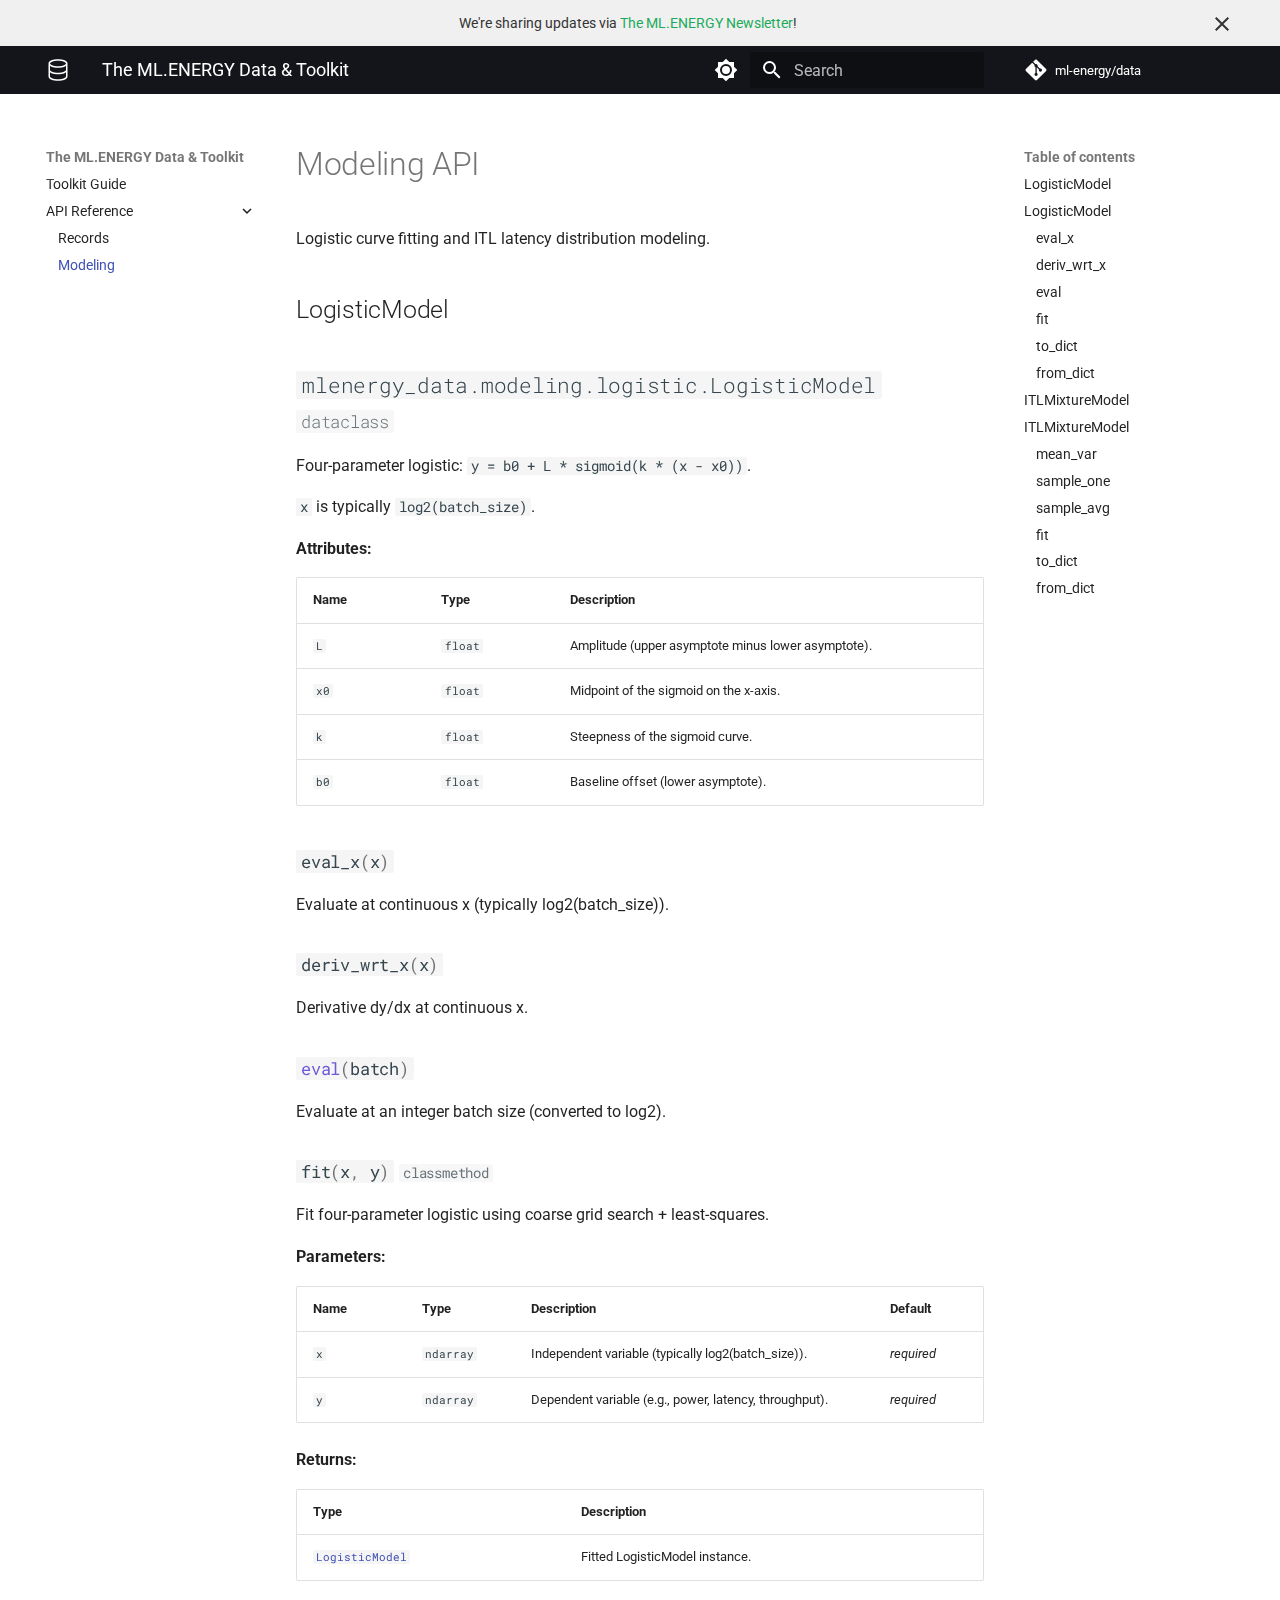
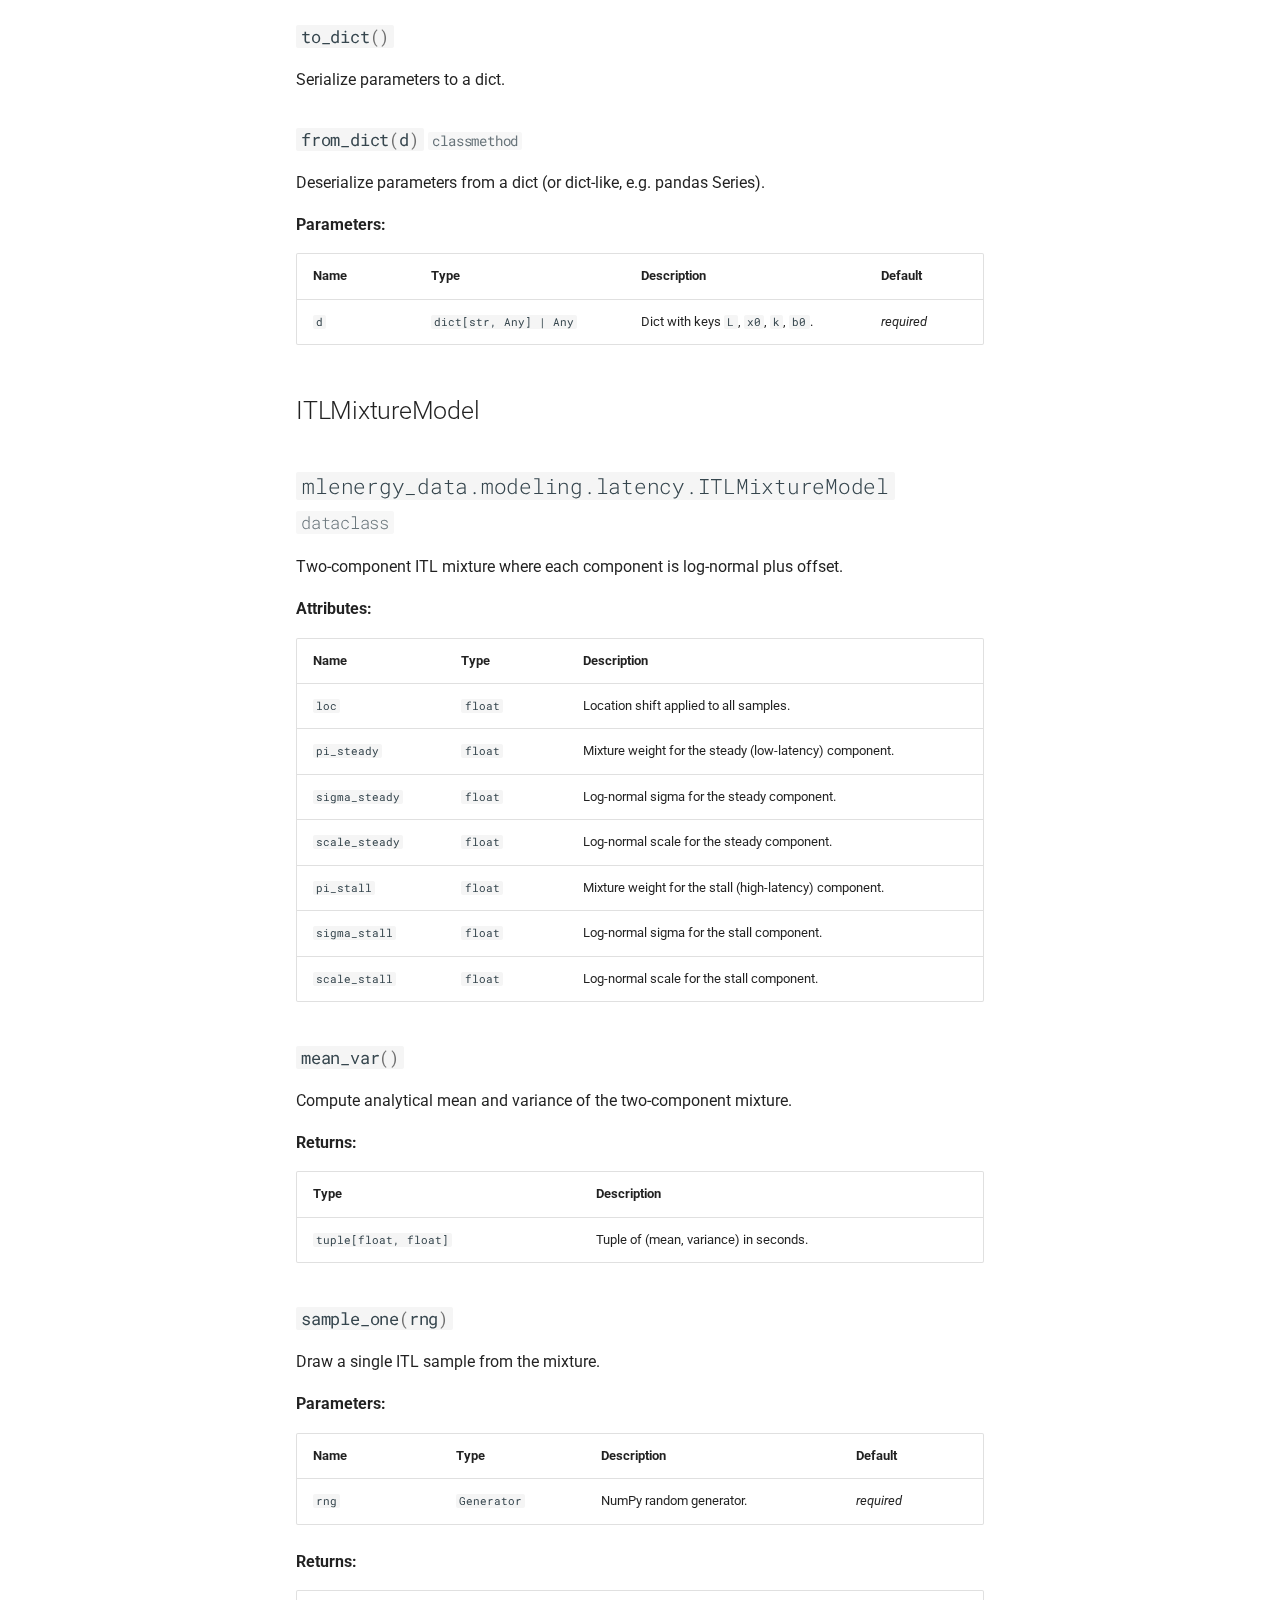
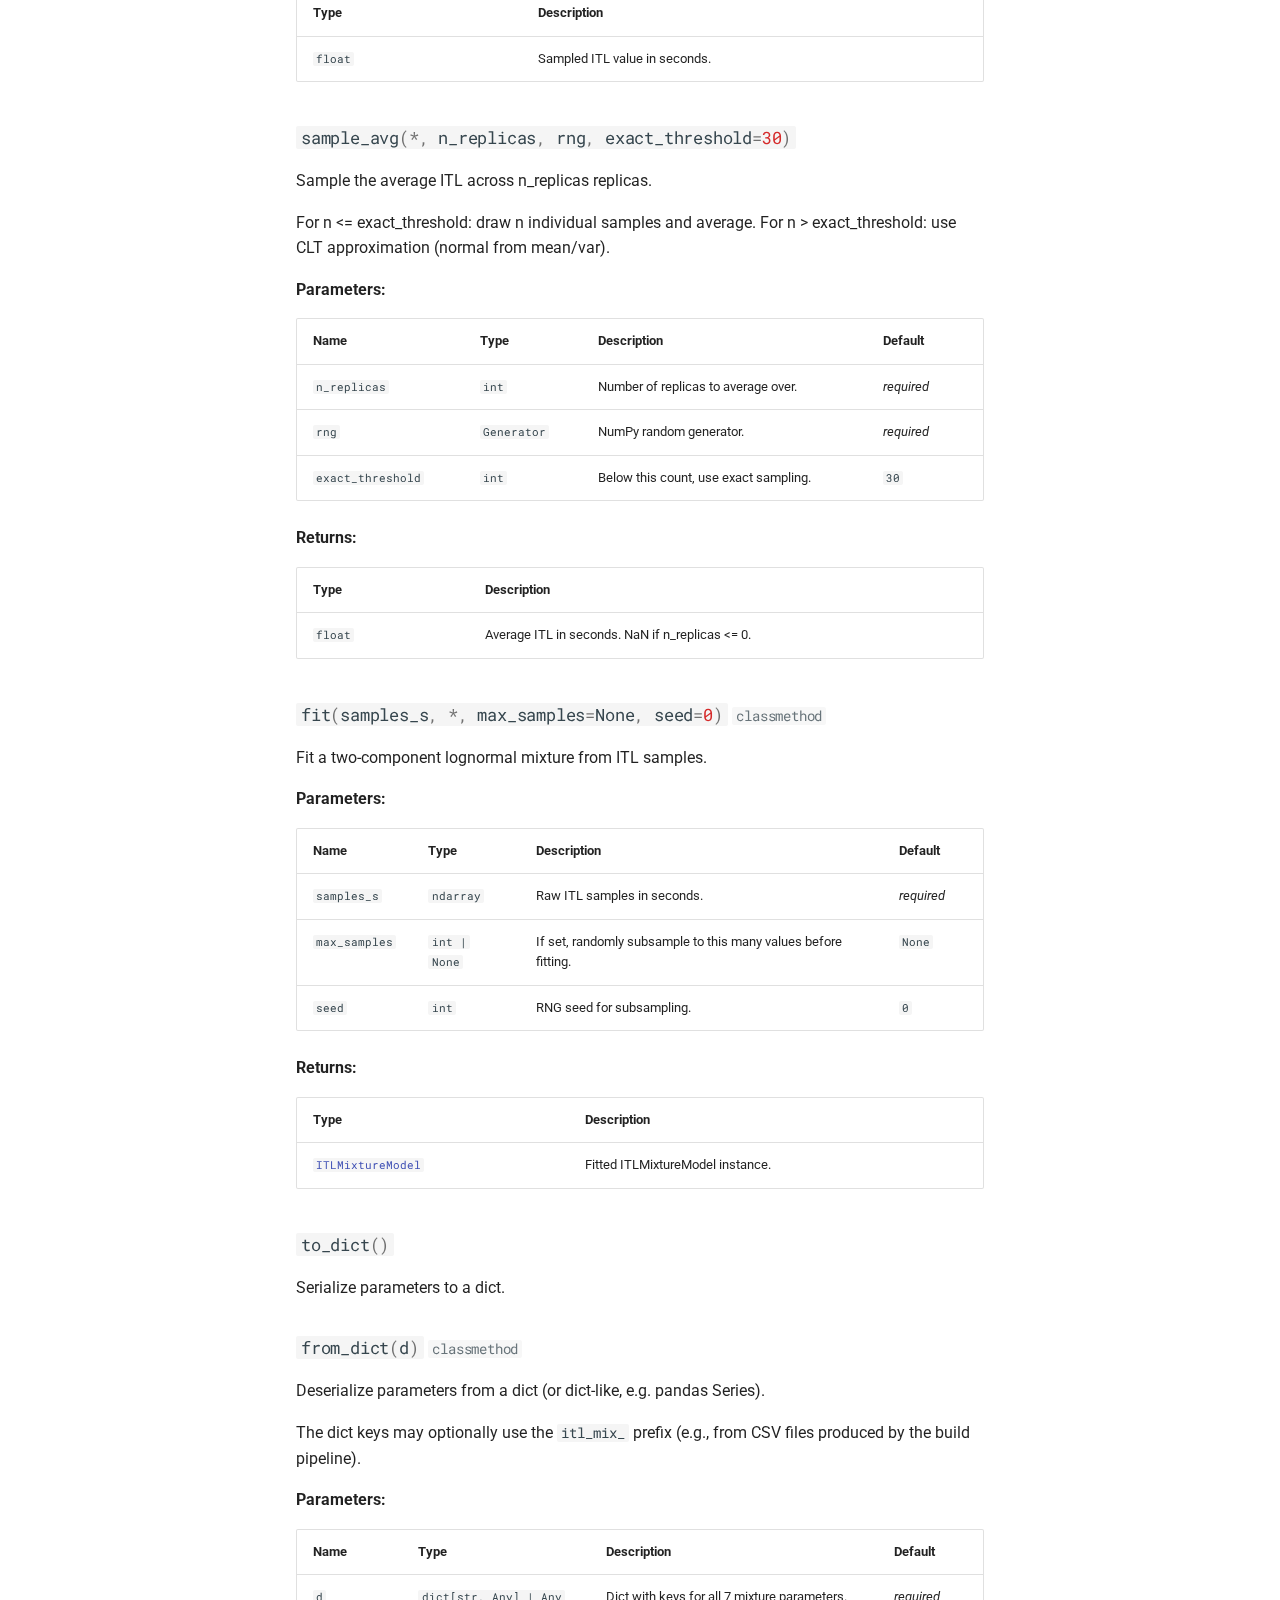
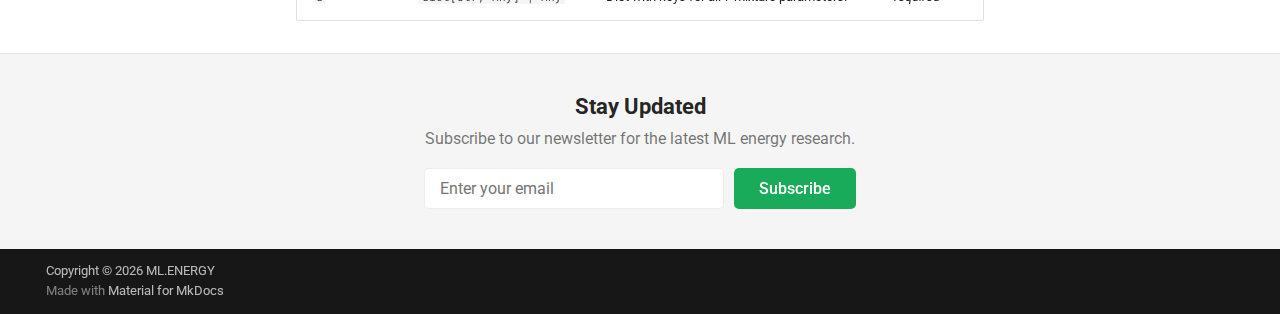
<file: api/modeling/index.html>
<!doctype html>
<html lang="en" class="no-js">
  <head>
    
      <meta charset="utf-8">
      <meta name="viewport" content="width=device-width,initial-scale=1">
      
        <meta name="description" content="Datasets published by ML.ENERGY and toolkits for working with them.">
      
      
      
        <link rel="canonical" href="https://ml.energy/data/api/modeling/">
      
      
        <link rel="prev" href="../records/">
      
      
      
        
      
      
      <link rel="icon" href="../../assets/favicon/favicon.ico">
      <meta name="generator" content="mkdocs-1.6.1, mkdocs-material-9.7.1">
    
    
      
        <title>Modeling - The ML.ENERGY Data & Toolkit</title>
      
    
    
      <link rel="stylesheet" href="../../assets/stylesheets/main.484c7ddc.min.css">
      
        
        <link rel="stylesheet" href="../../assets/stylesheets/palette.ab4e12ef.min.css">
      
      


    
    
      
    
    
      
        
        
        <link rel="preconnect" href="https://fonts.gstatic.com" crossorigin>
        <link rel="stylesheet" href="https://fonts.googleapis.com/css?family=Roboto:300,300i,400,400i,700,700i%7CRoboto+Mono:400,400i,700,700i&display=fallback">
        <style>:root{--md-text-font:"Roboto";--md-code-font:"Roboto Mono"}</style>
      
    
    
      <link rel="stylesheet" href="../../assets/_mkdocstrings.css">
    
      <link rel="stylesheet" href="../../stylesheets/extra.css">
    
    <script>__md_scope=new URL("../..",location),__md_hash=e=>[...e].reduce(((e,_)=>(e<<5)-e+_.charCodeAt(0)),0),__md_get=(e,_=localStorage,t=__md_scope)=>JSON.parse(_.getItem(t.pathname+"."+e)),__md_set=(e,_,t=localStorage,a=__md_scope)=>{try{t.setItem(a.pathname+"."+e,JSON.stringify(_))}catch(e){}}</script>
    
      
  


  
  

<script id="__analytics">function __md_analytics(){function e(){dataLayer.push(arguments)}window.dataLayer=window.dataLayer||[],e("js",new Date),e("config","G-C013T57GV2"),document.addEventListener("DOMContentLoaded",(function(){document.forms.search&&document.forms.search.query.addEventListener("blur",(function(){this.value&&e("event","search",{search_term:this.value})}));document$.subscribe((function(){var t=document.forms.feedback;if(void 0!==t)for(var a of t.querySelectorAll("[type=submit]"))a.addEventListener("click",(function(a){a.preventDefault();var n=document.location.pathname,d=this.getAttribute("data-md-value");e("event","feedback",{page:n,data:d}),t.firstElementChild.disabled=!0;var r=t.querySelector(".md-feedback__note [data-md-value='"+d+"']");r&&(r.hidden=!1)})),t.hidden=!1})),location$.subscribe((function(t){e("config","G-C013T57GV2",{page_path:t.pathname})}))}));var t=document.createElement("script");t.async=!0,t.src="https://www.googletagmanager.com/gtag/js?id=G-C013T57GV2",document.getElementById("__analytics").insertAdjacentElement("afterEnd",t)}</script>
  
    <script>"undefined"!=typeof __md_analytics&&__md_analytics()</script>
  

    
    
  
<meta property="og:type" content="website" />
<meta property="og:title" content="Modeling - The ML.ENERGY Data & Toolkit" />
<meta property="og:description" content="Datasets published by ML.ENERGY and toolkits for working with them." />
<meta property="og:image" content="https://ml.energy/data/assets/img/social/api/modeling.png" />
<meta property="og:image:type" content="image/png" />
<meta property="og:image:width" content="1200" />
<meta property="og:image:height" content="630" />
<meta property="og:url" content="https://ml.energy/data/api/modeling/" />
<meta property="twitter:card" content="summary_large_image" />
<meta property="twitter:title" content="Modeling - The ML.ENERGY Data & Toolkit" />
<meta property="twitter:description" content="Datasets published by ML.ENERGY and toolkits for working with them." />
<meta property="twitter:image" content="https://ml.energy/data/assets/img/social/api/modeling.png" />
</head>
  
  
    
    
      
    
    
    
    
    <body dir="ltr" data-md-color-scheme="default" data-md-color-primary="black" data-md-color-accent="indigo">
  
    
    <input class="md-toggle" data-md-toggle="drawer" type="checkbox" id="__drawer" autocomplete="off">
    <input class="md-toggle" data-md-toggle="search" type="checkbox" id="__search" autocomplete="off">
    <label class="md-overlay" for="__drawer"></label>
    <div data-md-component="skip">
      
        
        <a href="#modeling-api" class="md-skip">
          Skip to content
        </a>
      
    </div>
    <div data-md-component="announce">
      
        <aside class="md-banner">
          <div class="md-banner__inner md-grid md-typeset">
            
              <button class="md-banner__button md-icon" aria-label="Don't show this again">
                
                <svg xmlns="http://www.w3.org/2000/svg" viewBox="0 0 24 24"><path d="M19 6.41 17.59 5 12 10.59 6.41 5 5 6.41 10.59 12 5 17.59 6.41 19 12 13.41 17.59 19 19 17.59 13.41 12z"/></svg>
              </button>
            
            
  We're sharing updates via <a href="https://buttondown.com/ml-energy">The ML.ENERGY Newsletter</a>!

          </div>
          
            <script>var el=document.querySelector("[data-md-component=announce]");if(el){var content=el.querySelector(".md-typeset");__md_hash(content.innerHTML)===__md_get("__announce")&&(el.hidden=!0)}</script>
          
        </aside>
      
    </div>
    
    
      

  

<header class="md-header md-header--shadow" data-md-component="header">
  <nav class="md-header__inner md-grid" aria-label="Header">
    <a href="../.." title="The ML.ENERGY Data &amp; Toolkit" class="md-header__button md-logo" aria-label="The ML.ENERGY Data & Toolkit" data-md-component="logo">
      
  
  <svg xmlns="http://www.w3.org/2000/svg" viewBox="0 0 24 24"><path d="M12 1.25c2.487 0 4.773.402 6.466 1.079.844.337 1.577.758 2.112 1.264.536.507.922 1.151.922 1.907v12.987l-.026.013h.026c0 .756-.386 1.4-.922 1.907-.535.506-1.268.927-2.112 1.264-1.693.677-3.979 1.079-6.466 1.079s-4.774-.402-6.466-1.079c-.844-.337-1.577-.758-2.112-1.264C2.886 19.9 2.5 19.256 2.5 18.5h.026l-.026-.013V5.5c0-.756.386-1.4.922-1.907.535-.506 1.268-.927 2.112-1.264C7.226 1.652 9.513 1.25 12 1.25M4 14.371v4.116l-.013.013H4c0 .211.103.487.453.817.351.332.898.666 1.638.962 1.475.589 3.564.971 5.909.971s4.434-.381 5.909-.971c.739-.296 1.288-.63 1.638-.962.349-.33.453-.607.453-.817h.013L20 18.487v-4.116a8 8 0 0 1-1.534.8c-1.693.677-3.979 1.079-6.466 1.079s-4.774-.402-6.466-1.079a8 8 0 0 1-1.534-.8M20 12V7.871a8 8 0 0 1-1.534.8C16.773 9.348 14.487 9.75 12 9.75s-4.774-.402-6.466-1.079A8 8 0 0 1 4 7.871V12c0 .21.104.487.453.817.35.332.899.666 1.638.961 1.475.59 3.564.972 5.909.972s4.434-.382 5.909-.972c.74-.295 1.287-.629 1.638-.96.35-.33.453-.607.453-.818M4 5.5c0 .211.103.487.453.817.351.332.898.666 1.638.962 1.475.589 3.564.971 5.909.971s4.434-.381 5.909-.971c.739-.296 1.288-.63 1.638-.962.349-.33.453-.607.453-.817 0-.211-.103-.487-.453-.817-.351-.332-.898-.666-1.638-.962-1.475-.589-3.564-.971-5.909-.971s-4.434.381-5.909.971c-.739.296-1.288.63-1.638.962C4.104 5.013 4 5.29 4 5.5"/></svg>

    </a>
    <label class="md-header__button md-icon" for="__drawer">
      
      <svg xmlns="http://www.w3.org/2000/svg" viewBox="0 0 24 24"><path d="M3 6h18v2H3zm0 5h18v2H3zm0 5h18v2H3z"/></svg>
    </label>
    <div class="md-header__title" data-md-component="header-title">
      <div class="md-header__ellipsis">
        <div class="md-header__topic">
          <span class="md-ellipsis">
            The ML.ENERGY Data & Toolkit
          </span>
        </div>
        <div class="md-header__topic" data-md-component="header-topic">
          <span class="md-ellipsis">
            
              Modeling
            
          </span>
        </div>
      </div>
    </div>
    
      
        <form class="md-header__option" data-md-component="palette">
  
    
    
    
    <input class="md-option" data-md-color-media="(prefers-color-scheme: light)" data-md-color-scheme="default" data-md-color-primary="black" data-md-color-accent="indigo"  aria-label="Dark mode"  type="radio" name="__palette" id="__palette_0">
    
      <label class="md-header__button md-icon" title="Dark mode" for="__palette_1" hidden>
        <svg xmlns="http://www.w3.org/2000/svg" viewBox="0 0 24 24"><path d="M12 8a4 4 0 0 0-4 4 4 4 0 0 0 4 4 4 4 0 0 0 4-4 4 4 0 0 0-4-4m0 10a6 6 0 0 1-6-6 6 6 0 0 1 6-6 6 6 0 0 1 6 6 6 6 0 0 1-6 6m8-9.31V4h-4.69L12 .69 8.69 4H4v4.69L.69 12 4 15.31V20h4.69L12 23.31 15.31 20H20v-4.69L23.31 12z"/></svg>
      </label>
    
  
    
    
    
    <input class="md-option" data-md-color-media="(prefers-color-scheme: dark)" data-md-color-scheme="slate" data-md-color-primary="black" data-md-color-accent="indigo"  aria-label="Light mode"  type="radio" name="__palette" id="__palette_1">
    
      <label class="md-header__button md-icon" title="Light mode" for="__palette_0" hidden>
        <svg xmlns="http://www.w3.org/2000/svg" viewBox="0 0 24 24"><path d="M12 18c-.89 0-1.74-.2-2.5-.55C11.56 16.5 13 14.42 13 12s-1.44-4.5-3.5-5.45C10.26 6.2 11.11 6 12 6a6 6 0 0 1 6 6 6 6 0 0 1-6 6m8-9.31V4h-4.69L12 .69 8.69 4H4v4.69L.69 12 4 15.31V20h4.69L12 23.31 15.31 20H20v-4.69L23.31 12z"/></svg>
      </label>
    
  
</form>
      
    
    
      <script>var palette=__md_get("__palette");if(palette&&palette.color){if("(prefers-color-scheme)"===palette.color.media){var media=matchMedia("(prefers-color-scheme: light)"),input=document.querySelector(media.matches?"[data-md-color-media='(prefers-color-scheme: light)']":"[data-md-color-media='(prefers-color-scheme: dark)']");palette.color.media=input.getAttribute("data-md-color-media"),palette.color.scheme=input.getAttribute("data-md-color-scheme"),palette.color.primary=input.getAttribute("data-md-color-primary"),palette.color.accent=input.getAttribute("data-md-color-accent")}for(var[key,value]of Object.entries(palette.color))document.body.setAttribute("data-md-color-"+key,value)}</script>
    
    
    
      
      
        <label class="md-header__button md-icon" for="__search">
          
          <svg xmlns="http://www.w3.org/2000/svg" viewBox="0 0 24 24"><path d="M9.5 3A6.5 6.5 0 0 1 16 9.5c0 1.61-.59 3.09-1.56 4.23l.27.27h.79l5 5-1.5 1.5-5-5v-.79l-.27-.27A6.52 6.52 0 0 1 9.5 16 6.5 6.5 0 0 1 3 9.5 6.5 6.5 0 0 1 9.5 3m0 2C7 5 5 7 5 9.5S7 14 9.5 14 14 12 14 9.5 12 5 9.5 5"/></svg>
        </label>
        <div class="md-search" data-md-component="search" role="dialog">
  <label class="md-search__overlay" for="__search"></label>
  <div class="md-search__inner" role="search">
    <form class="md-search__form" name="search">
      <input type="text" class="md-search__input" name="query" aria-label="Search" placeholder="Search" autocapitalize="off" autocorrect="off" autocomplete="off" spellcheck="false" data-md-component="search-query" required>
      <label class="md-search__icon md-icon" for="__search">
        
        <svg xmlns="http://www.w3.org/2000/svg" viewBox="0 0 24 24"><path d="M9.5 3A6.5 6.5 0 0 1 16 9.5c0 1.61-.59 3.09-1.56 4.23l.27.27h.79l5 5-1.5 1.5-5-5v-.79l-.27-.27A6.52 6.52 0 0 1 9.5 16 6.5 6.5 0 0 1 3 9.5 6.5 6.5 0 0 1 9.5 3m0 2C7 5 5 7 5 9.5S7 14 9.5 14 14 12 14 9.5 12 5 9.5 5"/></svg>
        
        <svg xmlns="http://www.w3.org/2000/svg" viewBox="0 0 24 24"><path d="M20 11v2H8l5.5 5.5-1.42 1.42L4.16 12l7.92-7.92L13.5 5.5 8 11z"/></svg>
      </label>
      <nav class="md-search__options" aria-label="Search">
        
        <button type="reset" class="md-search__icon md-icon" title="Clear" aria-label="Clear" tabindex="-1">
          
          <svg xmlns="http://www.w3.org/2000/svg" viewBox="0 0 24 24"><path d="M19 6.41 17.59 5 12 10.59 6.41 5 5 6.41 10.59 12 5 17.59 6.41 19 12 13.41 17.59 19 19 17.59 13.41 12z"/></svg>
        </button>
      </nav>
      
    </form>
    <div class="md-search__output">
      <div class="md-search__scrollwrap" tabindex="0" data-md-scrollfix>
        <div class="md-search-result" data-md-component="search-result">
          <div class="md-search-result__meta">
            Initializing search
          </div>
          <ol class="md-search-result__list" role="presentation"></ol>
        </div>
      </div>
    </div>
  </div>
</div>
      
    
    
      <div class="md-header__source">
        <a href="https://github.com/ml-energy/data" title="Go to repository" class="md-source" data-md-component="source">
  <div class="md-source__icon md-icon">
    
    <svg xmlns="http://www.w3.org/2000/svg" viewBox="0 0 448 512"><!--! Font Awesome Free 7.1.0 by @fontawesome - https://fontawesome.com License - https://fontawesome.com/license/free (Icons: CC BY 4.0, Fonts: SIL OFL 1.1, Code: MIT License) Copyright 2025 Fonticons, Inc.--><path d="M439.6 236.1 244 40.5c-5.4-5.5-12.8-8.5-20.4-8.5s-15 3-20.4 8.4L162.5 81l51.5 51.5c27.1-9.1 52.7 16.8 43.4 43.7l49.7 49.7c34.2-11.8 61.2 31 35.5 56.7-26.5 26.5-70.2-2.9-56-37.3L240.3 199v121.9c25.3 12.5 22.3 41.8 9.1 55-6.4 6.4-15.2 10.1-24.3 10.1s-17.8-3.6-24.3-10.1c-17.6-17.6-11.1-46.9 11.2-56v-123c-20.8-8.5-24.6-30.7-18.6-45L142.6 101 8.5 235.1C3 240.6 0 247.9 0 255.5s3 15 8.5 20.4l195.6 195.7c5.4 5.4 12.7 8.4 20.4 8.4s15-3 20.4-8.4l194.7-194.7c5.4-5.4 8.4-12.8 8.4-20.4s-3-15-8.4-20.4"/></svg>
  </div>
  <div class="md-source__repository">
    ml-energy/data
  </div>
</a>
      </div>
    
  </nav>
  
</header>
    
    <div class="md-container" data-md-component="container">
      
      
        
          
        
      
      <main class="md-main" data-md-component="main">
        <div class="md-main__inner md-grid">
          
            
              
              <div class="md-sidebar md-sidebar--primary" data-md-component="sidebar" data-md-type="navigation" >
                <div class="md-sidebar__scrollwrap">
                  <div class="md-sidebar__inner">
                    



<nav class="md-nav md-nav--primary" aria-label="Navigation" data-md-level="0">
  <label class="md-nav__title" for="__drawer">
    <a href="../.." title="The ML.ENERGY Data &amp; Toolkit" class="md-nav__button md-logo" aria-label="The ML.ENERGY Data & Toolkit" data-md-component="logo">
      
  
  <svg xmlns="http://www.w3.org/2000/svg" viewBox="0 0 24 24"><path d="M12 1.25c2.487 0 4.773.402 6.466 1.079.844.337 1.577.758 2.112 1.264.536.507.922 1.151.922 1.907v12.987l-.026.013h.026c0 .756-.386 1.4-.922 1.907-.535.506-1.268.927-2.112 1.264-1.693.677-3.979 1.079-6.466 1.079s-4.774-.402-6.466-1.079c-.844-.337-1.577-.758-2.112-1.264C2.886 19.9 2.5 19.256 2.5 18.5h.026l-.026-.013V5.5c0-.756.386-1.4.922-1.907.535-.506 1.268-.927 2.112-1.264C7.226 1.652 9.513 1.25 12 1.25M4 14.371v4.116l-.013.013H4c0 .211.103.487.453.817.351.332.898.666 1.638.962 1.475.589 3.564.971 5.909.971s4.434-.381 5.909-.971c.739-.296 1.288-.63 1.638-.962.349-.33.453-.607.453-.817h.013L20 18.487v-4.116a8 8 0 0 1-1.534.8c-1.693.677-3.979 1.079-6.466 1.079s-4.774-.402-6.466-1.079a8 8 0 0 1-1.534-.8M20 12V7.871a8 8 0 0 1-1.534.8C16.773 9.348 14.487 9.75 12 9.75s-4.774-.402-6.466-1.079A8 8 0 0 1 4 7.871V12c0 .21.104.487.453.817.35.332.899.666 1.638.961 1.475.59 3.564.972 5.909.972s4.434-.382 5.909-.972c.74-.295 1.287-.629 1.638-.96.35-.33.453-.607.453-.818M4 5.5c0 .211.103.487.453.817.351.332.898.666 1.638.962 1.475.589 3.564.971 5.909.971s4.434-.381 5.909-.971c.739-.296 1.288-.63 1.638-.962.349-.33.453-.607.453-.817 0-.211-.103-.487-.453-.817-.351-.332-.898-.666-1.638-.962-1.475-.589-3.564-.971-5.909-.971s-4.434.381-5.909.971c-.739.296-1.288.63-1.638.962C4.104 5.013 4 5.29 4 5.5"/></svg>

    </a>
    The ML.ENERGY Data & Toolkit
  </label>
  
    <div class="md-nav__source">
      <a href="https://github.com/ml-energy/data" title="Go to repository" class="md-source" data-md-component="source">
  <div class="md-source__icon md-icon">
    
    <svg xmlns="http://www.w3.org/2000/svg" viewBox="0 0 448 512"><!--! Font Awesome Free 7.1.0 by @fontawesome - https://fontawesome.com License - https://fontawesome.com/license/free (Icons: CC BY 4.0, Fonts: SIL OFL 1.1, Code: MIT License) Copyright 2025 Fonticons, Inc.--><path d="M439.6 236.1 244 40.5c-5.4-5.5-12.8-8.5-20.4-8.5s-15 3-20.4 8.4L162.5 81l51.5 51.5c27.1-9.1 52.7 16.8 43.4 43.7l49.7 49.7c34.2-11.8 61.2 31 35.5 56.7-26.5 26.5-70.2-2.9-56-37.3L240.3 199v121.9c25.3 12.5 22.3 41.8 9.1 55-6.4 6.4-15.2 10.1-24.3 10.1s-17.8-3.6-24.3-10.1c-17.6-17.6-11.1-46.9 11.2-56v-123c-20.8-8.5-24.6-30.7-18.6-45L142.6 101 8.5 235.1C3 240.6 0 247.9 0 255.5s3 15 8.5 20.4l195.6 195.7c5.4 5.4 12.7 8.4 20.4 8.4s15-3 20.4-8.4l194.7-194.7c5.4-5.4 8.4-12.8 8.4-20.4s-3-15-8.4-20.4"/></svg>
  </div>
  <div class="md-source__repository">
    ml-energy/data
  </div>
</a>
    </div>
  
  <ul class="md-nav__list" data-md-scrollfix>
    
      
      
  
  
  
  
    <li class="md-nav__item">
      <a href="../../guide/" class="md-nav__link">
        
  
  
  <span class="md-ellipsis">
    
  
    Toolkit Guide
  

    
  </span>
  
  

      </a>
    </li>
  

    
      
      
  
  
    
  
  
  
    
    
    
    
    
    <li class="md-nav__item md-nav__item--active md-nav__item--nested">
      
        
        
        <input class="md-nav__toggle md-toggle " type="checkbox" id="__nav_2" checked>
        
          
          <label class="md-nav__link" for="__nav_2" id="__nav_2_label" tabindex="0">
            
  
  
  <span class="md-ellipsis">
    
  
    API Reference
  

    
  </span>
  
  

            <span class="md-nav__icon md-icon"></span>
          </label>
        
        <nav class="md-nav" data-md-level="1" aria-labelledby="__nav_2_label" aria-expanded="true">
          <label class="md-nav__title" for="__nav_2">
            <span class="md-nav__icon md-icon"></span>
            
  
    API Reference
  

          </label>
          <ul class="md-nav__list" data-md-scrollfix>
            
              
                
  
  
  
  
    <li class="md-nav__item">
      <a href="../records/" class="md-nav__link">
        
  
  
  <span class="md-ellipsis">
    
  
    Records
  

    
  </span>
  
  

      </a>
    </li>
  

              
            
              
                
  
  
    
  
  
  
    <li class="md-nav__item md-nav__item--active">
      
      <input class="md-nav__toggle md-toggle" type="checkbox" id="__toc">
      
      
        
      
      
        <label class="md-nav__link md-nav__link--active" for="__toc">
          
  
  
  <span class="md-ellipsis">
    
  
    Modeling
  

    
  </span>
  
  

          <span class="md-nav__icon md-icon"></span>
        </label>
      
      <a href="./" class="md-nav__link md-nav__link--active">
        
  
  
  <span class="md-ellipsis">
    
  
    Modeling
  

    
  </span>
  
  

      </a>
      
        

<nav class="md-nav md-nav--secondary" aria-label="Table of contents">
  
  
  
    
  
  
    <label class="md-nav__title" for="__toc">
      <span class="md-nav__icon md-icon"></span>
      Table of contents
    </label>
    <ul class="md-nav__list" data-md-component="toc" data-md-scrollfix>
      
        <li class="md-nav__item">
  <a href="#logisticmodel" class="md-nav__link">
    <span class="md-ellipsis">
      
        LogisticModel
      
    </span>
  </a>
  
</li>
      
        <li class="md-nav__item">
  <a href="#mlenergy_data.modeling.logistic.LogisticModel" class="md-nav__link">
    <span class="md-ellipsis">
      
        LogisticModel
      
    </span>
  </a>
  
    <nav class="md-nav" aria-label="LogisticModel">
      <ul class="md-nav__list">
        
          <li class="md-nav__item">
  <a href="#mlenergy_data.modeling.logistic.LogisticModel.eval_x" class="md-nav__link">
    <span class="md-ellipsis">
      
        eval_x
      
    </span>
  </a>
  
</li>
        
          <li class="md-nav__item">
  <a href="#mlenergy_data.modeling.logistic.LogisticModel.deriv_wrt_x" class="md-nav__link">
    <span class="md-ellipsis">
      
        deriv_wrt_x
      
    </span>
  </a>
  
</li>
        
          <li class="md-nav__item">
  <a href="#mlenergy_data.modeling.logistic.LogisticModel.eval" class="md-nav__link">
    <span class="md-ellipsis">
      
        eval
      
    </span>
  </a>
  
</li>
        
          <li class="md-nav__item">
  <a href="#mlenergy_data.modeling.logistic.LogisticModel.fit" class="md-nav__link">
    <span class="md-ellipsis">
      
        fit
      
    </span>
  </a>
  
</li>
        
          <li class="md-nav__item">
  <a href="#mlenergy_data.modeling.logistic.LogisticModel.to_dict" class="md-nav__link">
    <span class="md-ellipsis">
      
        to_dict
      
    </span>
  </a>
  
</li>
        
          <li class="md-nav__item">
  <a href="#mlenergy_data.modeling.logistic.LogisticModel.from_dict" class="md-nav__link">
    <span class="md-ellipsis">
      
        from_dict
      
    </span>
  </a>
  
</li>
        
      </ul>
    </nav>
  
</li>
      
        <li class="md-nav__item">
  <a href="#itlmixturemodel" class="md-nav__link">
    <span class="md-ellipsis">
      
        ITLMixtureModel
      
    </span>
  </a>
  
</li>
      
        <li class="md-nav__item">
  <a href="#mlenergy_data.modeling.latency.ITLMixtureModel" class="md-nav__link">
    <span class="md-ellipsis">
      
        ITLMixtureModel
      
    </span>
  </a>
  
    <nav class="md-nav" aria-label="ITLMixtureModel">
      <ul class="md-nav__list">
        
          <li class="md-nav__item">
  <a href="#mlenergy_data.modeling.latency.ITLMixtureModel.mean_var" class="md-nav__link">
    <span class="md-ellipsis">
      
        mean_var
      
    </span>
  </a>
  
</li>
        
          <li class="md-nav__item">
  <a href="#mlenergy_data.modeling.latency.ITLMixtureModel.sample_one" class="md-nav__link">
    <span class="md-ellipsis">
      
        sample_one
      
    </span>
  </a>
  
</li>
        
          <li class="md-nav__item">
  <a href="#mlenergy_data.modeling.latency.ITLMixtureModel.sample_avg" class="md-nav__link">
    <span class="md-ellipsis">
      
        sample_avg
      
    </span>
  </a>
  
</li>
        
          <li class="md-nav__item">
  <a href="#mlenergy_data.modeling.latency.ITLMixtureModel.fit" class="md-nav__link">
    <span class="md-ellipsis">
      
        fit
      
    </span>
  </a>
  
</li>
        
          <li class="md-nav__item">
  <a href="#mlenergy_data.modeling.latency.ITLMixtureModel.to_dict" class="md-nav__link">
    <span class="md-ellipsis">
      
        to_dict
      
    </span>
  </a>
  
</li>
        
          <li class="md-nav__item">
  <a href="#mlenergy_data.modeling.latency.ITLMixtureModel.from_dict" class="md-nav__link">
    <span class="md-ellipsis">
      
        from_dict
      
    </span>
  </a>
  
</li>
        
      </ul>
    </nav>
  
</li>
      
    </ul>
  
</nav>
      
    </li>
  

              
            
          </ul>
        </nav>
      
    </li>
  

    
  </ul>
</nav>
                  </div>
                </div>
              </div>
            
            
              
              <div class="md-sidebar md-sidebar--secondary" data-md-component="sidebar" data-md-type="toc" >
                <div class="md-sidebar__scrollwrap">
                  <div class="md-sidebar__inner">
                    

<nav class="md-nav md-nav--secondary" aria-label="Table of contents">
  
  
  
    
  
  
    <label class="md-nav__title" for="__toc">
      <span class="md-nav__icon md-icon"></span>
      Table of contents
    </label>
    <ul class="md-nav__list" data-md-component="toc" data-md-scrollfix>
      
        <li class="md-nav__item">
  <a href="#logisticmodel" class="md-nav__link">
    <span class="md-ellipsis">
      
        LogisticModel
      
    </span>
  </a>
  
</li>
      
        <li class="md-nav__item">
  <a href="#mlenergy_data.modeling.logistic.LogisticModel" class="md-nav__link">
    <span class="md-ellipsis">
      
        LogisticModel
      
    </span>
  </a>
  
    <nav class="md-nav" aria-label="LogisticModel">
      <ul class="md-nav__list">
        
          <li class="md-nav__item">
  <a href="#mlenergy_data.modeling.logistic.LogisticModel.eval_x" class="md-nav__link">
    <span class="md-ellipsis">
      
        eval_x
      
    </span>
  </a>
  
</li>
        
          <li class="md-nav__item">
  <a href="#mlenergy_data.modeling.logistic.LogisticModel.deriv_wrt_x" class="md-nav__link">
    <span class="md-ellipsis">
      
        deriv_wrt_x
      
    </span>
  </a>
  
</li>
        
          <li class="md-nav__item">
  <a href="#mlenergy_data.modeling.logistic.LogisticModel.eval" class="md-nav__link">
    <span class="md-ellipsis">
      
        eval
      
    </span>
  </a>
  
</li>
        
          <li class="md-nav__item">
  <a href="#mlenergy_data.modeling.logistic.LogisticModel.fit" class="md-nav__link">
    <span class="md-ellipsis">
      
        fit
      
    </span>
  </a>
  
</li>
        
          <li class="md-nav__item">
  <a href="#mlenergy_data.modeling.logistic.LogisticModel.to_dict" class="md-nav__link">
    <span class="md-ellipsis">
      
        to_dict
      
    </span>
  </a>
  
</li>
        
          <li class="md-nav__item">
  <a href="#mlenergy_data.modeling.logistic.LogisticModel.from_dict" class="md-nav__link">
    <span class="md-ellipsis">
      
        from_dict
      
    </span>
  </a>
  
</li>
        
      </ul>
    </nav>
  
</li>
      
        <li class="md-nav__item">
  <a href="#itlmixturemodel" class="md-nav__link">
    <span class="md-ellipsis">
      
        ITLMixtureModel
      
    </span>
  </a>
  
</li>
      
        <li class="md-nav__item">
  <a href="#mlenergy_data.modeling.latency.ITLMixtureModel" class="md-nav__link">
    <span class="md-ellipsis">
      
        ITLMixtureModel
      
    </span>
  </a>
  
    <nav class="md-nav" aria-label="ITLMixtureModel">
      <ul class="md-nav__list">
        
          <li class="md-nav__item">
  <a href="#mlenergy_data.modeling.latency.ITLMixtureModel.mean_var" class="md-nav__link">
    <span class="md-ellipsis">
      
        mean_var
      
    </span>
  </a>
  
</li>
        
          <li class="md-nav__item">
  <a href="#mlenergy_data.modeling.latency.ITLMixtureModel.sample_one" class="md-nav__link">
    <span class="md-ellipsis">
      
        sample_one
      
    </span>
  </a>
  
</li>
        
          <li class="md-nav__item">
  <a href="#mlenergy_data.modeling.latency.ITLMixtureModel.sample_avg" class="md-nav__link">
    <span class="md-ellipsis">
      
        sample_avg
      
    </span>
  </a>
  
</li>
        
          <li class="md-nav__item">
  <a href="#mlenergy_data.modeling.latency.ITLMixtureModel.fit" class="md-nav__link">
    <span class="md-ellipsis">
      
        fit
      
    </span>
  </a>
  
</li>
        
          <li class="md-nav__item">
  <a href="#mlenergy_data.modeling.latency.ITLMixtureModel.to_dict" class="md-nav__link">
    <span class="md-ellipsis">
      
        to_dict
      
    </span>
  </a>
  
</li>
        
          <li class="md-nav__item">
  <a href="#mlenergy_data.modeling.latency.ITLMixtureModel.from_dict" class="md-nav__link">
    <span class="md-ellipsis">
      
        from_dict
      
    </span>
  </a>
  
</li>
        
      </ul>
    </nav>
  
</li>
      
    </ul>
  
</nav>
                  </div>
                </div>
              </div>
            
          
          
            <div class="md-content" data-md-component="content">
              
              <article class="md-content__inner md-typeset">
                
                  


  
  


<h1 id="modeling-api">Modeling API</h1>
<p>Logistic curve fitting and ITL latency distribution modeling.</p>
<h2 id="logisticmodel">LogisticModel</h2>


<div class="doc doc-object doc-class">



<h2 id="mlenergy_data.modeling.logistic.LogisticModel" class="doc doc-heading">
            <code>mlenergy_data.modeling.logistic.LogisticModel</code>


  <span class="doc doc-labels">
      <small class="doc doc-label doc-label-dataclass"><code>dataclass</code></small>
  </span>

</h2>


    <div class="doc doc-contents first">



        <p>Four-parameter logistic: <code>y = b0 + L * sigmoid(k * (x - x0))</code>.</p>
<p><code>x</code> is typically <code>log2(batch_size)</code>.</p>


<p><span class="doc-section-title">Attributes:</span></p>
    <table>
      <thead>
        <tr>
          <th>Name</th>
          <th>Type</th>
          <th>Description</th>
        </tr>
      </thead>
      <tbody>
          <tr class="doc-section-item">
            <td><code><span title="mlenergy_data.modeling.logistic.LogisticModel.L">L</span></code></td>
            <td>
                  <code><span title="float">float</span></code>
            </td>
            <td>
              <div class="doc-md-description">
                <p>Amplitude (upper asymptote minus lower asymptote).</p>
              </div>
            </td>
          </tr>
          <tr class="doc-section-item">
            <td><code><span title="mlenergy_data.modeling.logistic.LogisticModel.x0">x0</span></code></td>
            <td>
                  <code><span title="float">float</span></code>
            </td>
            <td>
              <div class="doc-md-description">
                <p>Midpoint of the sigmoid on the x-axis.</p>
              </div>
            </td>
          </tr>
          <tr class="doc-section-item">
            <td><code><span title="mlenergy_data.modeling.logistic.LogisticModel.k">k</span></code></td>
            <td>
                  <code><span title="float">float</span></code>
            </td>
            <td>
              <div class="doc-md-description">
                <p>Steepness of the sigmoid curve.</p>
              </div>
            </td>
          </tr>
          <tr class="doc-section-item">
            <td><code><span title="mlenergy_data.modeling.logistic.LogisticModel.b0">b0</span></code></td>
            <td>
                  <code><span title="float">float</span></code>
            </td>
            <td>
              <div class="doc-md-description">
                <p>Baseline offset (lower asymptote).</p>
              </div>
            </td>
          </tr>
      </tbody>
    </table>











<div class="doc doc-children">










<div class="doc doc-object doc-function">


<h3 id="mlenergy_data.modeling.logistic.LogisticModel.eval_x" class="doc doc-heading">
            <code class="highlight language-python"><span class="n">eval_x</span><span class="p">(</span><span class="n">x</span><span class="p">)</span></code>

</h3>


    <div class="doc doc-contents ">

        <p>Evaluate at continuous x (typically log2(batch_size)).</p>


    </div>

</div>

<div class="doc doc-object doc-function">


<h3 id="mlenergy_data.modeling.logistic.LogisticModel.deriv_wrt_x" class="doc doc-heading">
            <code class="highlight language-python"><span class="n">deriv_wrt_x</span><span class="p">(</span><span class="n">x</span><span class="p">)</span></code>

</h3>


    <div class="doc doc-contents ">

        <p>Derivative dy/dx at continuous x.</p>


    </div>

</div>

<div class="doc doc-object doc-function">


<h3 id="mlenergy_data.modeling.logistic.LogisticModel.eval" class="doc doc-heading">
            <code class="highlight language-python"><span class="nb">eval</span><span class="p">(</span><span class="n">batch</span><span class="p">)</span></code>

</h3>


    <div class="doc doc-contents ">

        <p>Evaluate at an integer batch size (converted to log2).</p>


    </div>

</div>

<div class="doc doc-object doc-function">


<h3 id="mlenergy_data.modeling.logistic.LogisticModel.fit" class="doc doc-heading">
            <code class="highlight language-python"><span class="n">fit</span><span class="p">(</span><span class="n">x</span><span class="p">,</span> <span class="n">y</span><span class="p">)</span></code>

  <span class="doc doc-labels">
      <small class="doc doc-label doc-label-classmethod"><code>classmethod</code></small>
  </span>

</h3>


    <div class="doc doc-contents ">

        <p>Fit four-parameter logistic using coarse grid search + least-squares.</p>


<p><span class="doc-section-title">Parameters:</span></p>
    <table>
      <thead>
        <tr>
          <th>Name</th>
          <th>Type</th>
          <th>Description</th>
          <th>Default</th>
        </tr>
      </thead>
      <tbody>
          <tr class="doc-section-item">
            <td>
                <code>x</code>
            </td>
            <td>
                  <code><span title="numpy.ndarray">ndarray</span></code>
            </td>
            <td>
              <div class="doc-md-description">
                <p>Independent variable (typically log2(batch_size)).</p>
              </div>
            </td>
            <td>
                <em>required</em>
            </td>
          </tr>
          <tr class="doc-section-item">
            <td>
                <code>y</code>
            </td>
            <td>
                  <code><span title="numpy.ndarray">ndarray</span></code>
            </td>
            <td>
              <div class="doc-md-description">
                <p>Dependent variable (e.g., power, latency, throughput).</p>
              </div>
            </td>
            <td>
                <em>required</em>
            </td>
          </tr>
      </tbody>
    </table>


    <p><span class="doc-section-title">Returns:</span></p>
    <table>
      <thead>
        <tr>
          <th>Type</th>
          <th>Description</th>
        </tr>
      </thead>
      <tbody>
          <tr class="doc-section-item">
            <td>
                  <code><a class="autorefs autorefs-internal" title="mlenergy_data.modeling.logistic.LogisticModel


  
      dataclass
  " href="#mlenergy_data.modeling.logistic.LogisticModel">LogisticModel</a></code>
            </td>
            <td>
              <div class="doc-md-description">
                <p>Fitted LogisticModel instance.</p>
              </div>
            </td>
          </tr>
      </tbody>
    </table>


    </div>

</div>

<div class="doc doc-object doc-function">


<h3 id="mlenergy_data.modeling.logistic.LogisticModel.to_dict" class="doc doc-heading">
            <code class="highlight language-python"><span class="n">to_dict</span><span class="p">()</span></code>

</h3>


    <div class="doc doc-contents ">

        <p>Serialize parameters to a dict.</p>


    </div>

</div>

<div class="doc doc-object doc-function">


<h3 id="mlenergy_data.modeling.logistic.LogisticModel.from_dict" class="doc doc-heading">
            <code class="highlight language-python"><span class="n">from_dict</span><span class="p">(</span><span class="n">d</span><span class="p">)</span></code>

  <span class="doc doc-labels">
      <small class="doc doc-label doc-label-classmethod"><code>classmethod</code></small>
  </span>

</h3>


    <div class="doc doc-contents ">

        <p>Deserialize parameters from a dict (or dict-like, e.g. pandas Series).</p>


<p><span class="doc-section-title">Parameters:</span></p>
    <table>
      <thead>
        <tr>
          <th>Name</th>
          <th>Type</th>
          <th>Description</th>
          <th>Default</th>
        </tr>
      </thead>
      <tbody>
          <tr class="doc-section-item">
            <td>
                <code>d</code>
            </td>
            <td>
                  <code><span title="dict">dict</span>[<span title="str">str</span>, <span title="typing.Any">Any</span>] | <span title="typing.Any">Any</span></code>
            </td>
            <td>
              <div class="doc-md-description">
                <p>Dict with keys <code>L</code>, <code>x0</code>, <code>k</code>, <code>b0</code>.</p>
              </div>
            </td>
            <td>
                <em>required</em>
            </td>
          </tr>
      </tbody>
    </table>


    </div>

</div>



  </div>

    </div>

</div><h2 id="itlmixturemodel">ITLMixtureModel</h2>


<div class="doc doc-object doc-class">



<h2 id="mlenergy_data.modeling.latency.ITLMixtureModel" class="doc doc-heading">
            <code>mlenergy_data.modeling.latency.ITLMixtureModel</code>


  <span class="doc doc-labels">
      <small class="doc doc-label doc-label-dataclass"><code>dataclass</code></small>
  </span>

</h2>


    <div class="doc doc-contents first">



        <p>Two-component ITL mixture where each component is log-normal plus offset.</p>


<p><span class="doc-section-title">Attributes:</span></p>
    <table>
      <thead>
        <tr>
          <th>Name</th>
          <th>Type</th>
          <th>Description</th>
        </tr>
      </thead>
      <tbody>
          <tr class="doc-section-item">
            <td><code><span title="mlenergy_data.modeling.latency.ITLMixtureModel.loc">loc</span></code></td>
            <td>
                  <code><span title="float">float</span></code>
            </td>
            <td>
              <div class="doc-md-description">
                <p>Location shift applied to all samples.</p>
              </div>
            </td>
          </tr>
          <tr class="doc-section-item">
            <td><code><span title="mlenergy_data.modeling.latency.ITLMixtureModel.pi_steady">pi_steady</span></code></td>
            <td>
                  <code><span title="float">float</span></code>
            </td>
            <td>
              <div class="doc-md-description">
                <p>Mixture weight for the steady (low-latency) component.</p>
              </div>
            </td>
          </tr>
          <tr class="doc-section-item">
            <td><code><span title="mlenergy_data.modeling.latency.ITLMixtureModel.sigma_steady">sigma_steady</span></code></td>
            <td>
                  <code><span title="float">float</span></code>
            </td>
            <td>
              <div class="doc-md-description">
                <p>Log-normal sigma for the steady component.</p>
              </div>
            </td>
          </tr>
          <tr class="doc-section-item">
            <td><code><span title="mlenergy_data.modeling.latency.ITLMixtureModel.scale_steady">scale_steady</span></code></td>
            <td>
                  <code><span title="float">float</span></code>
            </td>
            <td>
              <div class="doc-md-description">
                <p>Log-normal scale for the steady component.</p>
              </div>
            </td>
          </tr>
          <tr class="doc-section-item">
            <td><code><span title="mlenergy_data.modeling.latency.ITLMixtureModel.pi_stall">pi_stall</span></code></td>
            <td>
                  <code><span title="float">float</span></code>
            </td>
            <td>
              <div class="doc-md-description">
                <p>Mixture weight for the stall (high-latency) component.</p>
              </div>
            </td>
          </tr>
          <tr class="doc-section-item">
            <td><code><span title="mlenergy_data.modeling.latency.ITLMixtureModel.sigma_stall">sigma_stall</span></code></td>
            <td>
                  <code><span title="float">float</span></code>
            </td>
            <td>
              <div class="doc-md-description">
                <p>Log-normal sigma for the stall component.</p>
              </div>
            </td>
          </tr>
          <tr class="doc-section-item">
            <td><code><span title="mlenergy_data.modeling.latency.ITLMixtureModel.scale_stall">scale_stall</span></code></td>
            <td>
                  <code><span title="float">float</span></code>
            </td>
            <td>
              <div class="doc-md-description">
                <p>Log-normal scale for the stall component.</p>
              </div>
            </td>
          </tr>
      </tbody>
    </table>











<div class="doc doc-children">










<div class="doc doc-object doc-function">


<h3 id="mlenergy_data.modeling.latency.ITLMixtureModel.mean_var" class="doc doc-heading">
            <code class="highlight language-python"><span class="n">mean_var</span><span class="p">()</span></code>

</h3>


    <div class="doc doc-contents ">

        <p>Compute analytical mean and variance of the two-component mixture.</p>


    <p><span class="doc-section-title">Returns:</span></p>
    <table>
      <thead>
        <tr>
          <th>Type</th>
          <th>Description</th>
        </tr>
      </thead>
      <tbody>
          <tr class="doc-section-item">
            <td>
                  <code><span title="tuple">tuple</span>[<span title="float">float</span>, <span title="float">float</span>]</code>
            </td>
            <td>
              <div class="doc-md-description">
                <p>Tuple of (mean, variance) in seconds.</p>
              </div>
            </td>
          </tr>
      </tbody>
    </table>


    </div>

</div>

<div class="doc doc-object doc-function">


<h3 id="mlenergy_data.modeling.latency.ITLMixtureModel.sample_one" class="doc doc-heading">
            <code class="highlight language-python"><span class="n">sample_one</span><span class="p">(</span><span class="n">rng</span><span class="p">)</span></code>

</h3>


    <div class="doc doc-contents ">

        <p>Draw a single ITL sample from the mixture.</p>


<p><span class="doc-section-title">Parameters:</span></p>
    <table>
      <thead>
        <tr>
          <th>Name</th>
          <th>Type</th>
          <th>Description</th>
          <th>Default</th>
        </tr>
      </thead>
      <tbody>
          <tr class="doc-section-item">
            <td>
                <code>rng</code>
            </td>
            <td>
                  <code><span title="numpy.random.Generator">Generator</span></code>
            </td>
            <td>
              <div class="doc-md-description">
                <p>NumPy random generator.</p>
              </div>
            </td>
            <td>
                <em>required</em>
            </td>
          </tr>
      </tbody>
    </table>


    <p><span class="doc-section-title">Returns:</span></p>
    <table>
      <thead>
        <tr>
          <th>Type</th>
          <th>Description</th>
        </tr>
      </thead>
      <tbody>
          <tr class="doc-section-item">
            <td>
                  <code><span title="float">float</span></code>
            </td>
            <td>
              <div class="doc-md-description">
                <p>Sampled ITL value in seconds.</p>
              </div>
            </td>
          </tr>
      </tbody>
    </table>


    </div>

</div>

<div class="doc doc-object doc-function">


<h3 id="mlenergy_data.modeling.latency.ITLMixtureModel.sample_avg" class="doc doc-heading">
            <code class="highlight language-python"><span class="n">sample_avg</span><span class="p">(</span><span class="o">*</span><span class="p">,</span> <span class="n">n_replicas</span><span class="p">,</span> <span class="n">rng</span><span class="p">,</span> <span class="n">exact_threshold</span><span class="o">=</span><span class="mi">30</span><span class="p">)</span></code>

</h3>


    <div class="doc doc-contents ">

        <p>Sample the average ITL across n_replicas replicas.</p>
<p>For n &lt;= exact_threshold: draw n individual samples and average.
For n &gt; exact_threshold: use CLT approximation (normal from mean/var).</p>


<p><span class="doc-section-title">Parameters:</span></p>
    <table>
      <thead>
        <tr>
          <th>Name</th>
          <th>Type</th>
          <th>Description</th>
          <th>Default</th>
        </tr>
      </thead>
      <tbody>
          <tr class="doc-section-item">
            <td>
                <code>n_replicas</code>
            </td>
            <td>
                  <code><span title="int">int</span></code>
            </td>
            <td>
              <div class="doc-md-description">
                <p>Number of replicas to average over.</p>
              </div>
            </td>
            <td>
                <em>required</em>
            </td>
          </tr>
          <tr class="doc-section-item">
            <td>
                <code>rng</code>
            </td>
            <td>
                  <code><span title="numpy.random.Generator">Generator</span></code>
            </td>
            <td>
              <div class="doc-md-description">
                <p>NumPy random generator.</p>
              </div>
            </td>
            <td>
                <em>required</em>
            </td>
          </tr>
          <tr class="doc-section-item">
            <td>
                <code>exact_threshold</code>
            </td>
            <td>
                  <code><span title="int">int</span></code>
            </td>
            <td>
              <div class="doc-md-description">
                <p>Below this count, use exact sampling.</p>
              </div>
            </td>
            <td>
                  <code>30</code>
            </td>
          </tr>
      </tbody>
    </table>


    <p><span class="doc-section-title">Returns:</span></p>
    <table>
      <thead>
        <tr>
          <th>Type</th>
          <th>Description</th>
        </tr>
      </thead>
      <tbody>
          <tr class="doc-section-item">
            <td>
                  <code><span title="float">float</span></code>
            </td>
            <td>
              <div class="doc-md-description">
                <p>Average ITL in seconds.  NaN if n_replicas &lt;= 0.</p>
              </div>
            </td>
          </tr>
      </tbody>
    </table>


    </div>

</div>

<div class="doc doc-object doc-function">


<h3 id="mlenergy_data.modeling.latency.ITLMixtureModel.fit" class="doc doc-heading">
            <code class="highlight language-python"><span class="n">fit</span><span class="p">(</span><span class="n">samples_s</span><span class="p">,</span> <span class="o">*</span><span class="p">,</span> <span class="n">max_samples</span><span class="o">=</span><span class="kc">None</span><span class="p">,</span> <span class="n">seed</span><span class="o">=</span><span class="mi">0</span><span class="p">)</span></code>

  <span class="doc doc-labels">
      <small class="doc doc-label doc-label-classmethod"><code>classmethod</code></small>
  </span>

</h3>


    <div class="doc doc-contents ">

        <p>Fit a two-component lognormal mixture from ITL samples.</p>


<p><span class="doc-section-title">Parameters:</span></p>
    <table>
      <thead>
        <tr>
          <th>Name</th>
          <th>Type</th>
          <th>Description</th>
          <th>Default</th>
        </tr>
      </thead>
      <tbody>
          <tr class="doc-section-item">
            <td>
                <code>samples_s</code>
            </td>
            <td>
                  <code><span title="numpy.ndarray">ndarray</span></code>
            </td>
            <td>
              <div class="doc-md-description">
                <p>Raw ITL samples in seconds.</p>
              </div>
            </td>
            <td>
                <em>required</em>
            </td>
          </tr>
          <tr class="doc-section-item">
            <td>
                <code>max_samples</code>
            </td>
            <td>
                  <code><span title="int">int</span> | None</code>
            </td>
            <td>
              <div class="doc-md-description">
                <p>If set, randomly subsample to this many values
before fitting.</p>
              </div>
            </td>
            <td>
                  <code>None</code>
            </td>
          </tr>
          <tr class="doc-section-item">
            <td>
                <code>seed</code>
            </td>
            <td>
                  <code><span title="int">int</span></code>
            </td>
            <td>
              <div class="doc-md-description">
                <p>RNG seed for subsampling.</p>
              </div>
            </td>
            <td>
                  <code>0</code>
            </td>
          </tr>
      </tbody>
    </table>


    <p><span class="doc-section-title">Returns:</span></p>
    <table>
      <thead>
        <tr>
          <th>Type</th>
          <th>Description</th>
        </tr>
      </thead>
      <tbody>
          <tr class="doc-section-item">
            <td>
                  <code><a class="autorefs autorefs-internal" title="mlenergy_data.modeling.latency.ITLMixtureModel


  
      dataclass
  " href="#mlenergy_data.modeling.latency.ITLMixtureModel">ITLMixtureModel</a></code>
            </td>
            <td>
              <div class="doc-md-description">
                <p>Fitted ITLMixtureModel instance.</p>
              </div>
            </td>
          </tr>
      </tbody>
    </table>


    </div>

</div>

<div class="doc doc-object doc-function">


<h3 id="mlenergy_data.modeling.latency.ITLMixtureModel.to_dict" class="doc doc-heading">
            <code class="highlight language-python"><span class="n">to_dict</span><span class="p">()</span></code>

</h3>


    <div class="doc doc-contents ">

        <p>Serialize parameters to a dict.</p>


    </div>

</div>

<div class="doc doc-object doc-function">


<h3 id="mlenergy_data.modeling.latency.ITLMixtureModel.from_dict" class="doc doc-heading">
            <code class="highlight language-python"><span class="n">from_dict</span><span class="p">(</span><span class="n">d</span><span class="p">)</span></code>

  <span class="doc doc-labels">
      <small class="doc doc-label doc-label-classmethod"><code>classmethod</code></small>
  </span>

</h3>


    <div class="doc doc-contents ">

        <p>Deserialize parameters from a dict (or dict-like, e.g. pandas Series).</p>
<p>The dict keys may optionally use the <code>itl_mix_</code> prefix (e.g., from
CSV files produced by the build pipeline).</p>


<p><span class="doc-section-title">Parameters:</span></p>
    <table>
      <thead>
        <tr>
          <th>Name</th>
          <th>Type</th>
          <th>Description</th>
          <th>Default</th>
        </tr>
      </thead>
      <tbody>
          <tr class="doc-section-item">
            <td>
                <code>d</code>
            </td>
            <td>
                  <code><span title="dict">dict</span>[<span title="str">str</span>, <span title="typing.Any">Any</span>] | <span title="typing.Any">Any</span></code>
            </td>
            <td>
              <div class="doc-md-description">
                <p>Dict with keys for all 7 mixture parameters.</p>
              </div>
            </td>
            <td>
                <em>required</em>
            </td>
          </tr>
      </tbody>
    </table>


    </div>

</div>



  </div>

    </div>

</div>









  




                
              </article>
            </div>
          
          
<script>var target=document.getElementById(location.hash.slice(1));target&&target.name&&(target.checked=target.name.startsWith("__tabbed_"))</script>
        </div>
        
      </main>
      
<div class="newsletter-signup">
  <div class="newsletter-content">
    <h3>Stay Updated</h3>
    <p>Subscribe to our newsletter for the latest ML energy research.</p>
    <form
      action="https://buttondown.com/api/emails/embed-subscribe/ml-energy"
      method="post"
      class="newsletter-form"
    >
      <input type="email" name="email" placeholder="Enter your email" required />
      <button type="submit">Subscribe</button>
    </form>
  </div>
</div>

        <footer class="md-footer">
  
  <div class="md-footer-meta md-typeset">
    <div class="md-footer-meta__inner md-grid">
      <div class="md-copyright">
  
    <div class="md-copyright__highlight">
      Copyright &copy; 2026 ML.ENERGY
    </div>
  
  
    Made with
    <a href="https://squidfunk.github.io/mkdocs-material/" target="_blank" rel="noopener">
      Material for MkDocs
    </a>
  
</div>
      
    </div>
  </div>
</footer>
      

    </div>
    <div class="md-dialog" data-md-component="dialog">
      <div class="md-dialog__inner md-typeset"></div>
    </div>
    
    
    
      
      
      <script id="__config" type="application/json">{"annotate": null, "base": "../..", "features": ["announce.dismiss"], "search": "../../assets/javascripts/workers/search.2c215733.min.js", "tags": null, "translations": {"clipboard.copied": "Copied to clipboard", "clipboard.copy": "Copy to clipboard", "search.result.more.one": "1 more on this page", "search.result.more.other": "# more on this page", "search.result.none": "No matching documents", "search.result.one": "1 matching document", "search.result.other": "# matching documents", "search.result.placeholder": "Type to start searching", "search.result.term.missing": "Missing", "select.version": "Select version"}, "version": null}</script>
    
    
      <script src="../../assets/javascripts/bundle.79ae519e.min.js"></script>
      
    
  </body>
</html>
</file>
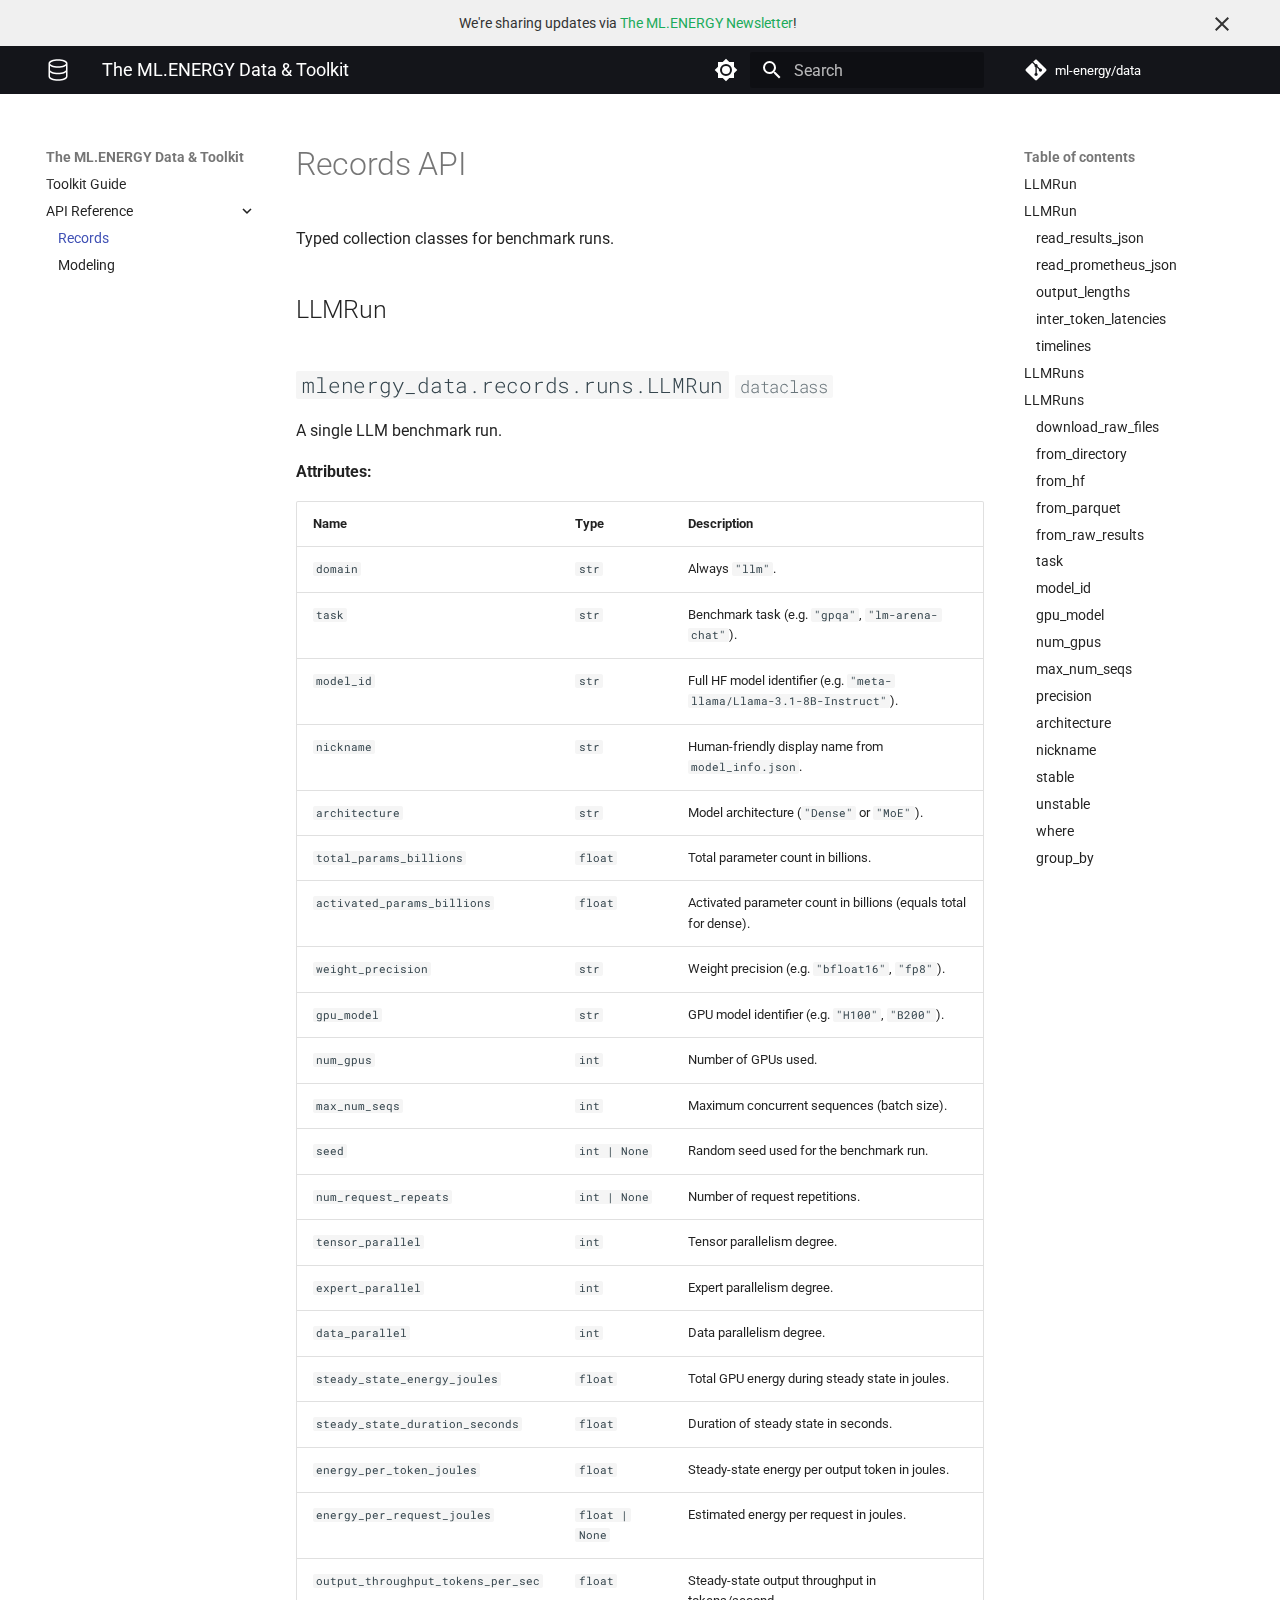
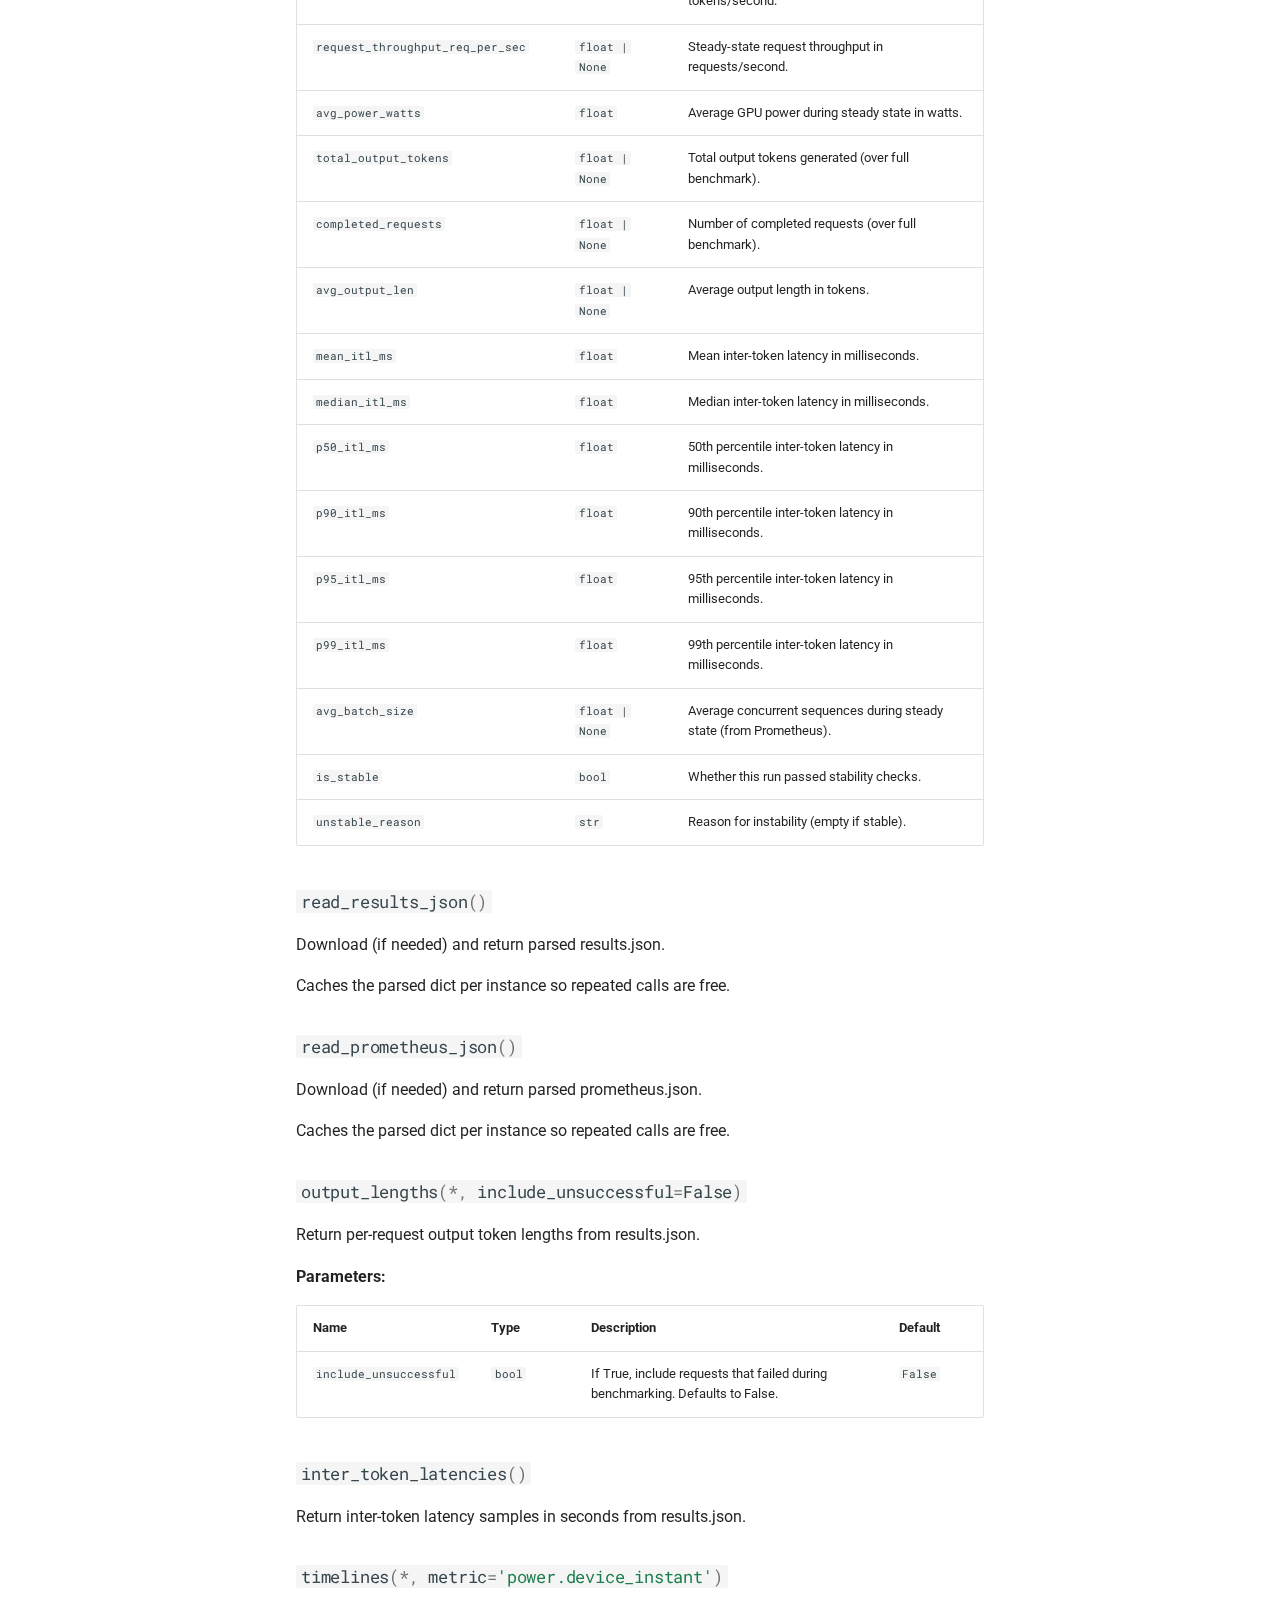
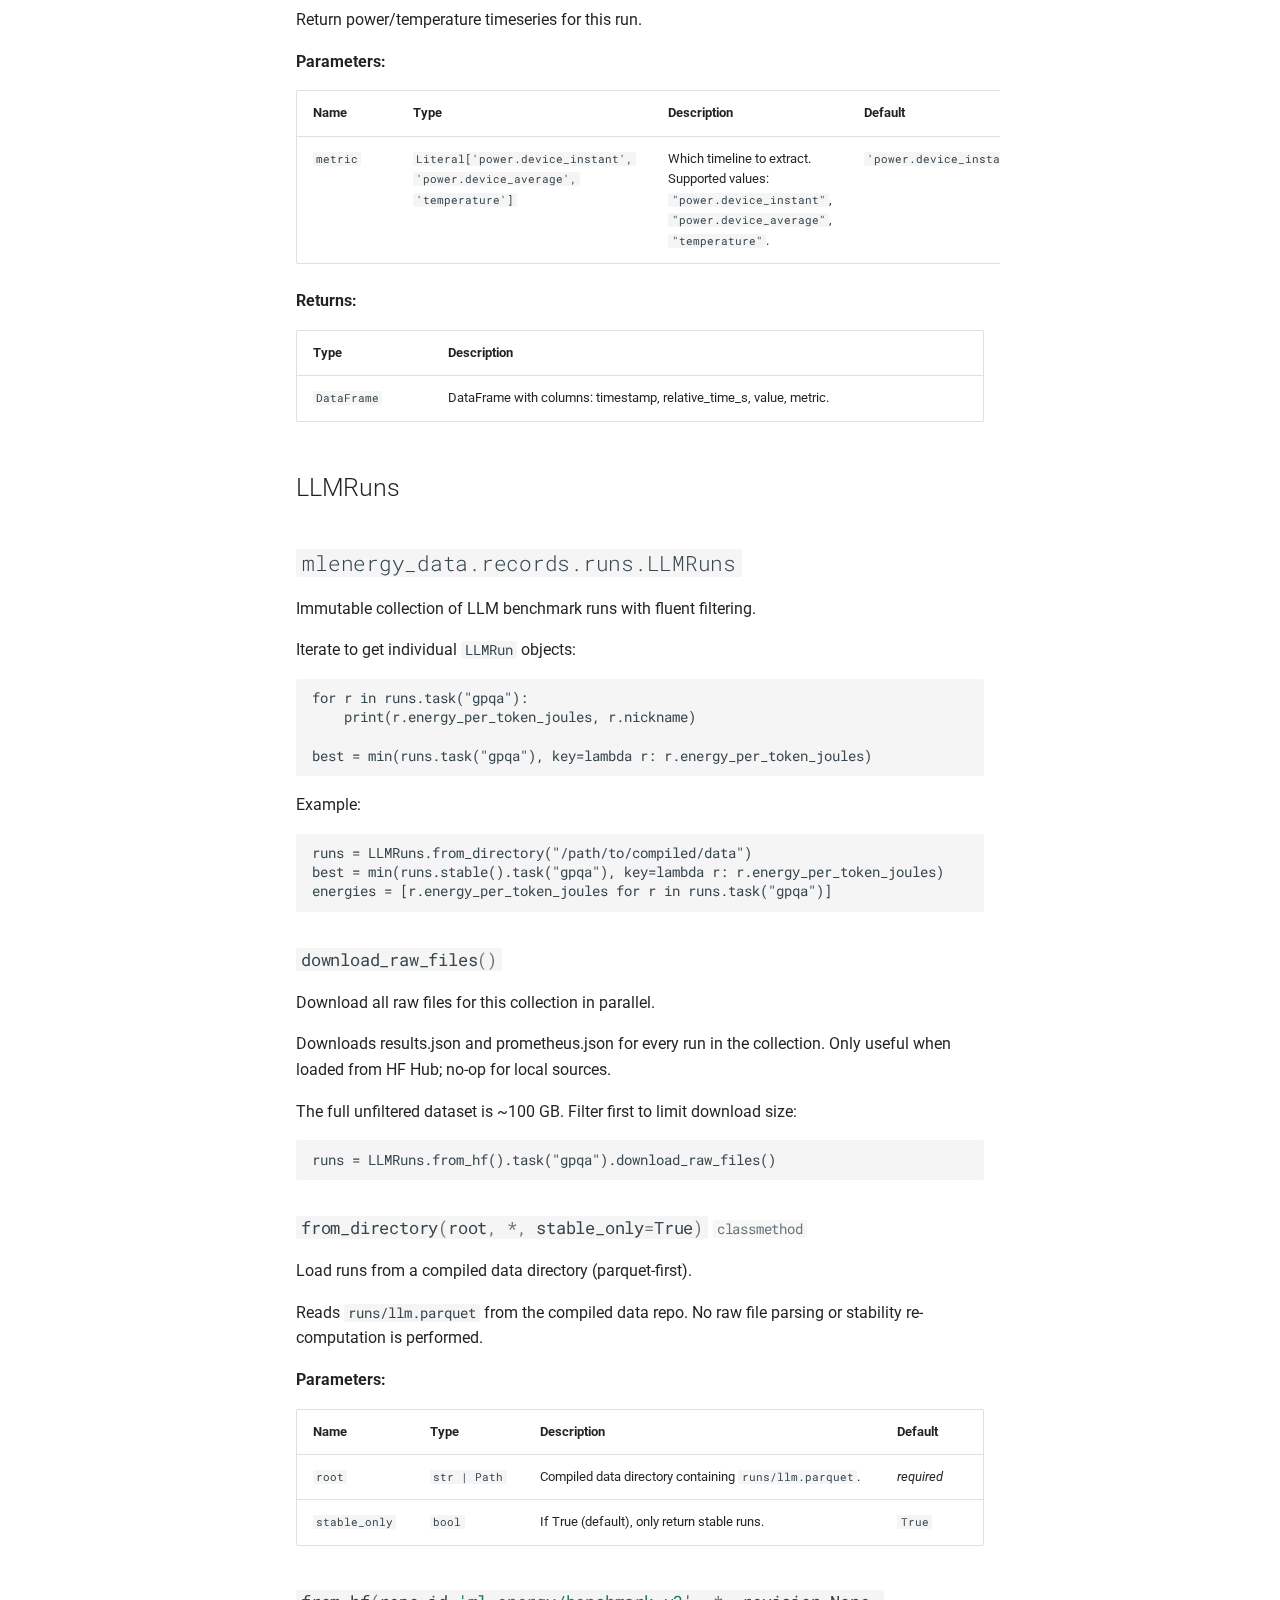
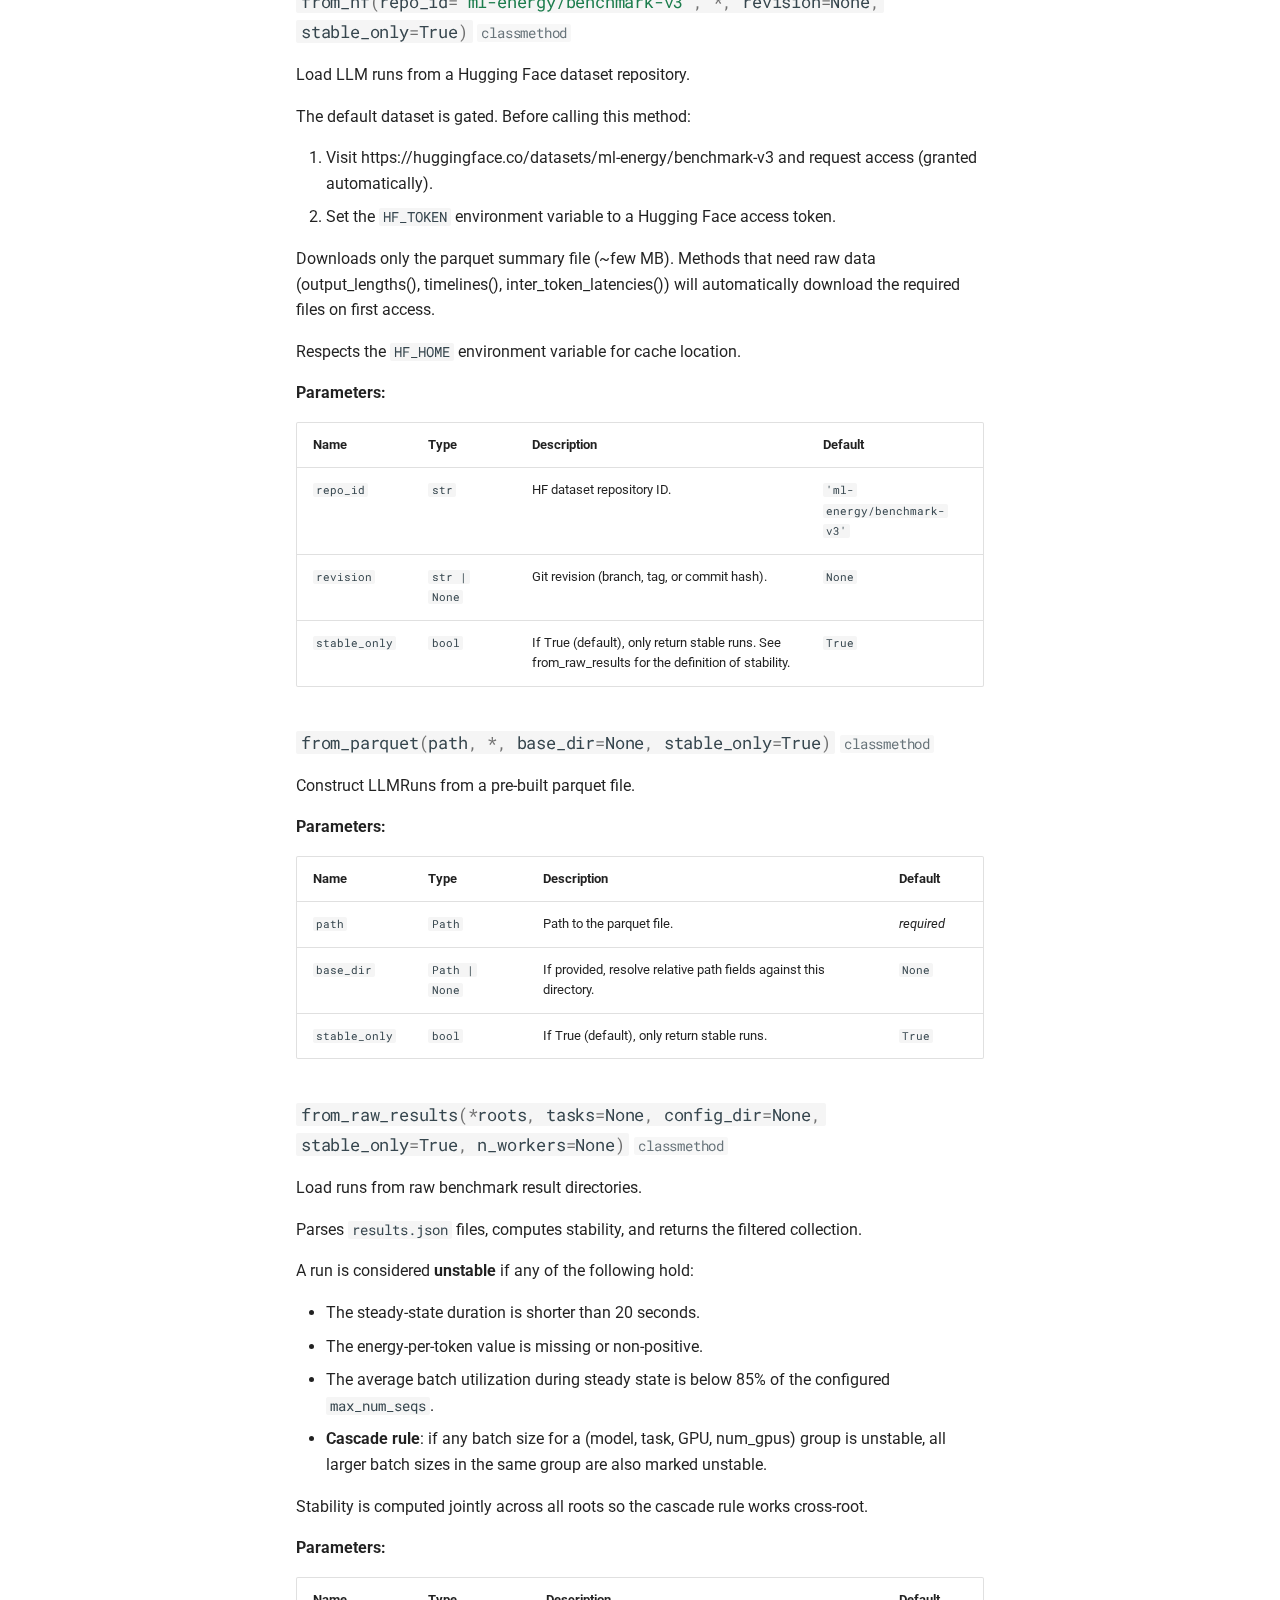
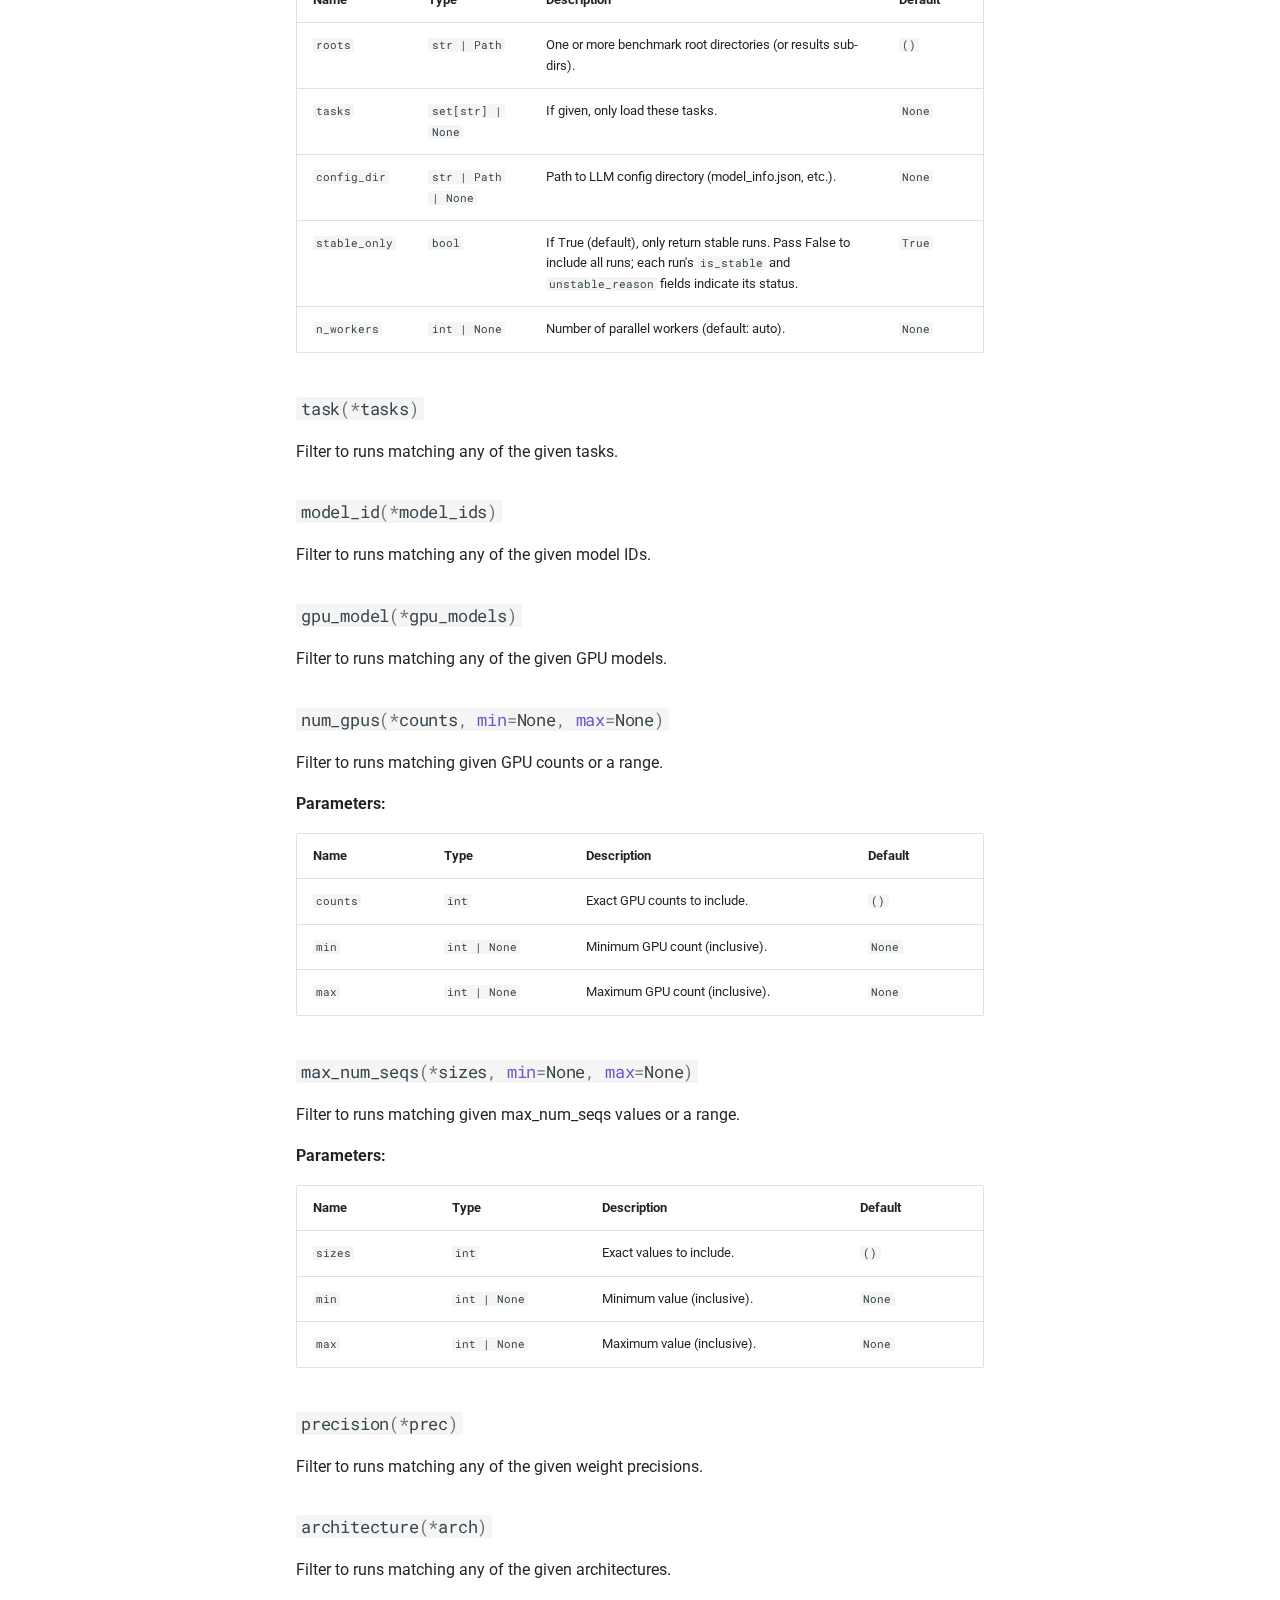
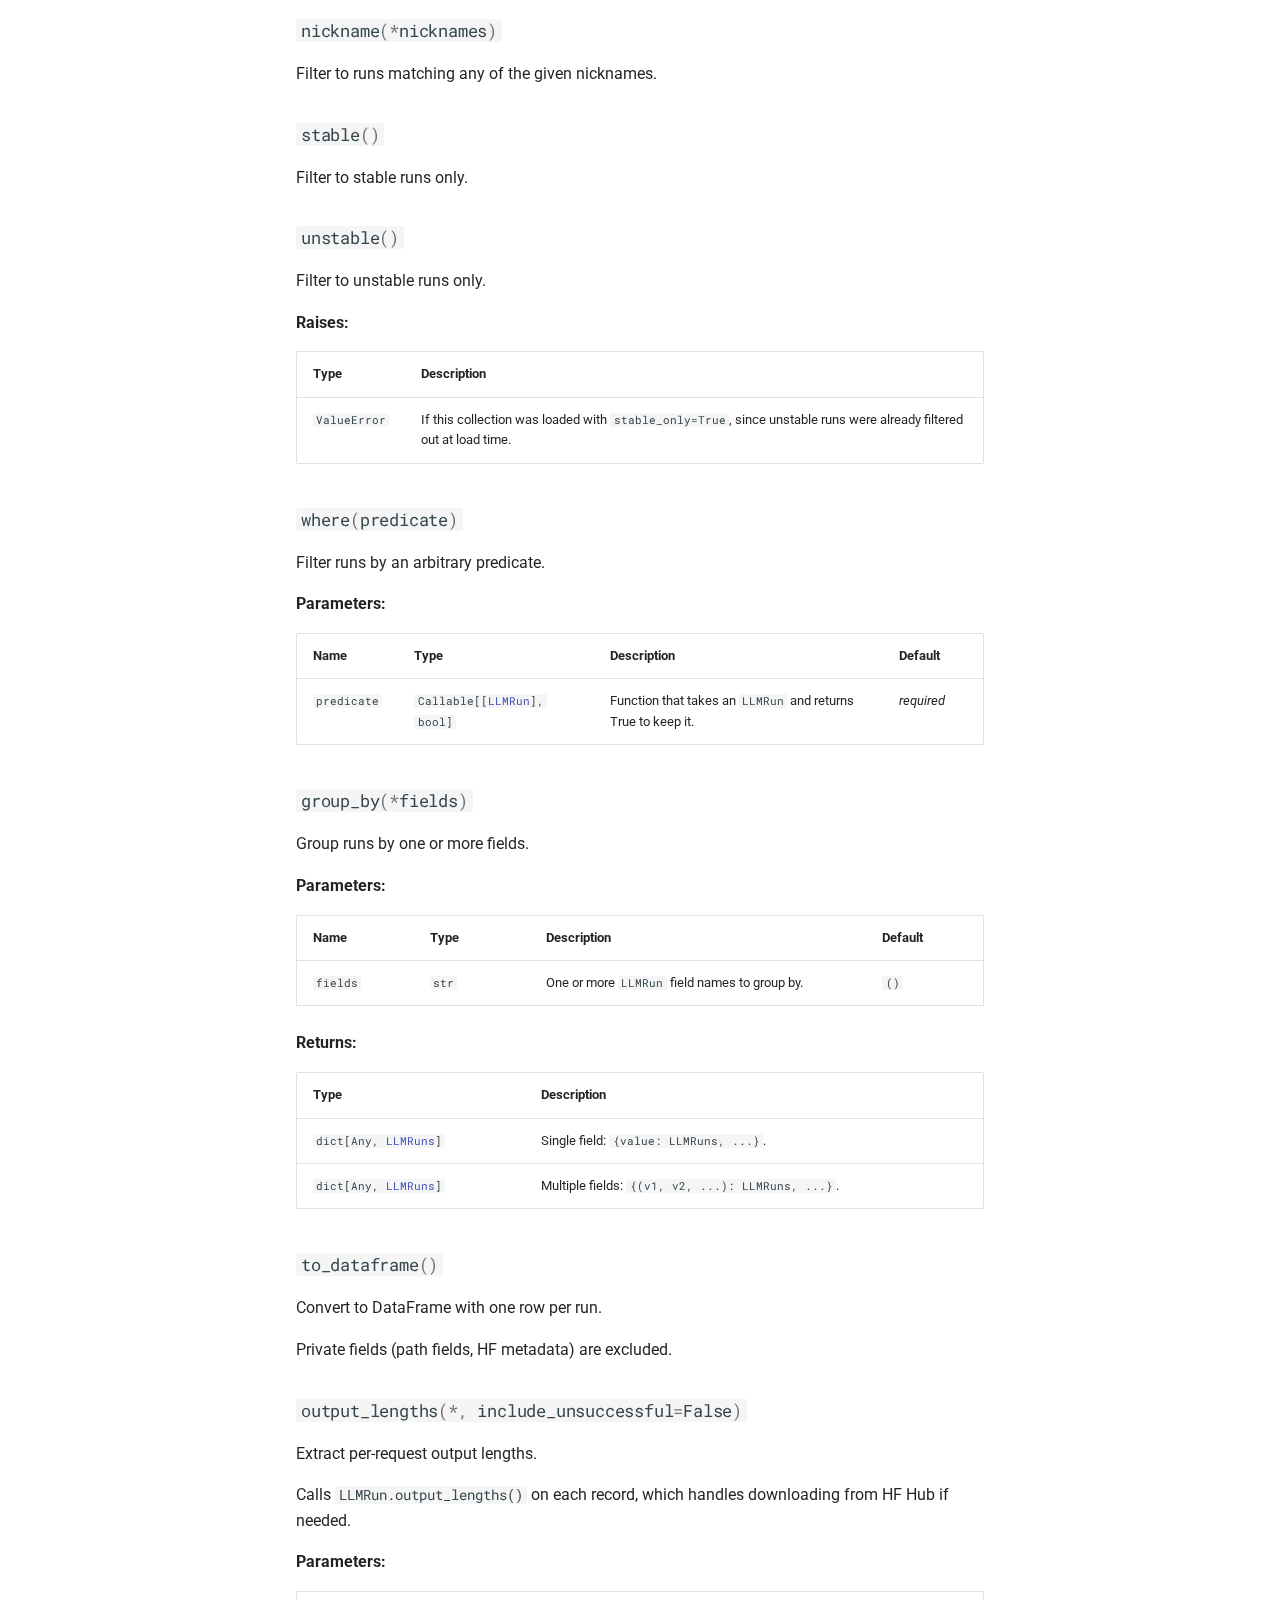
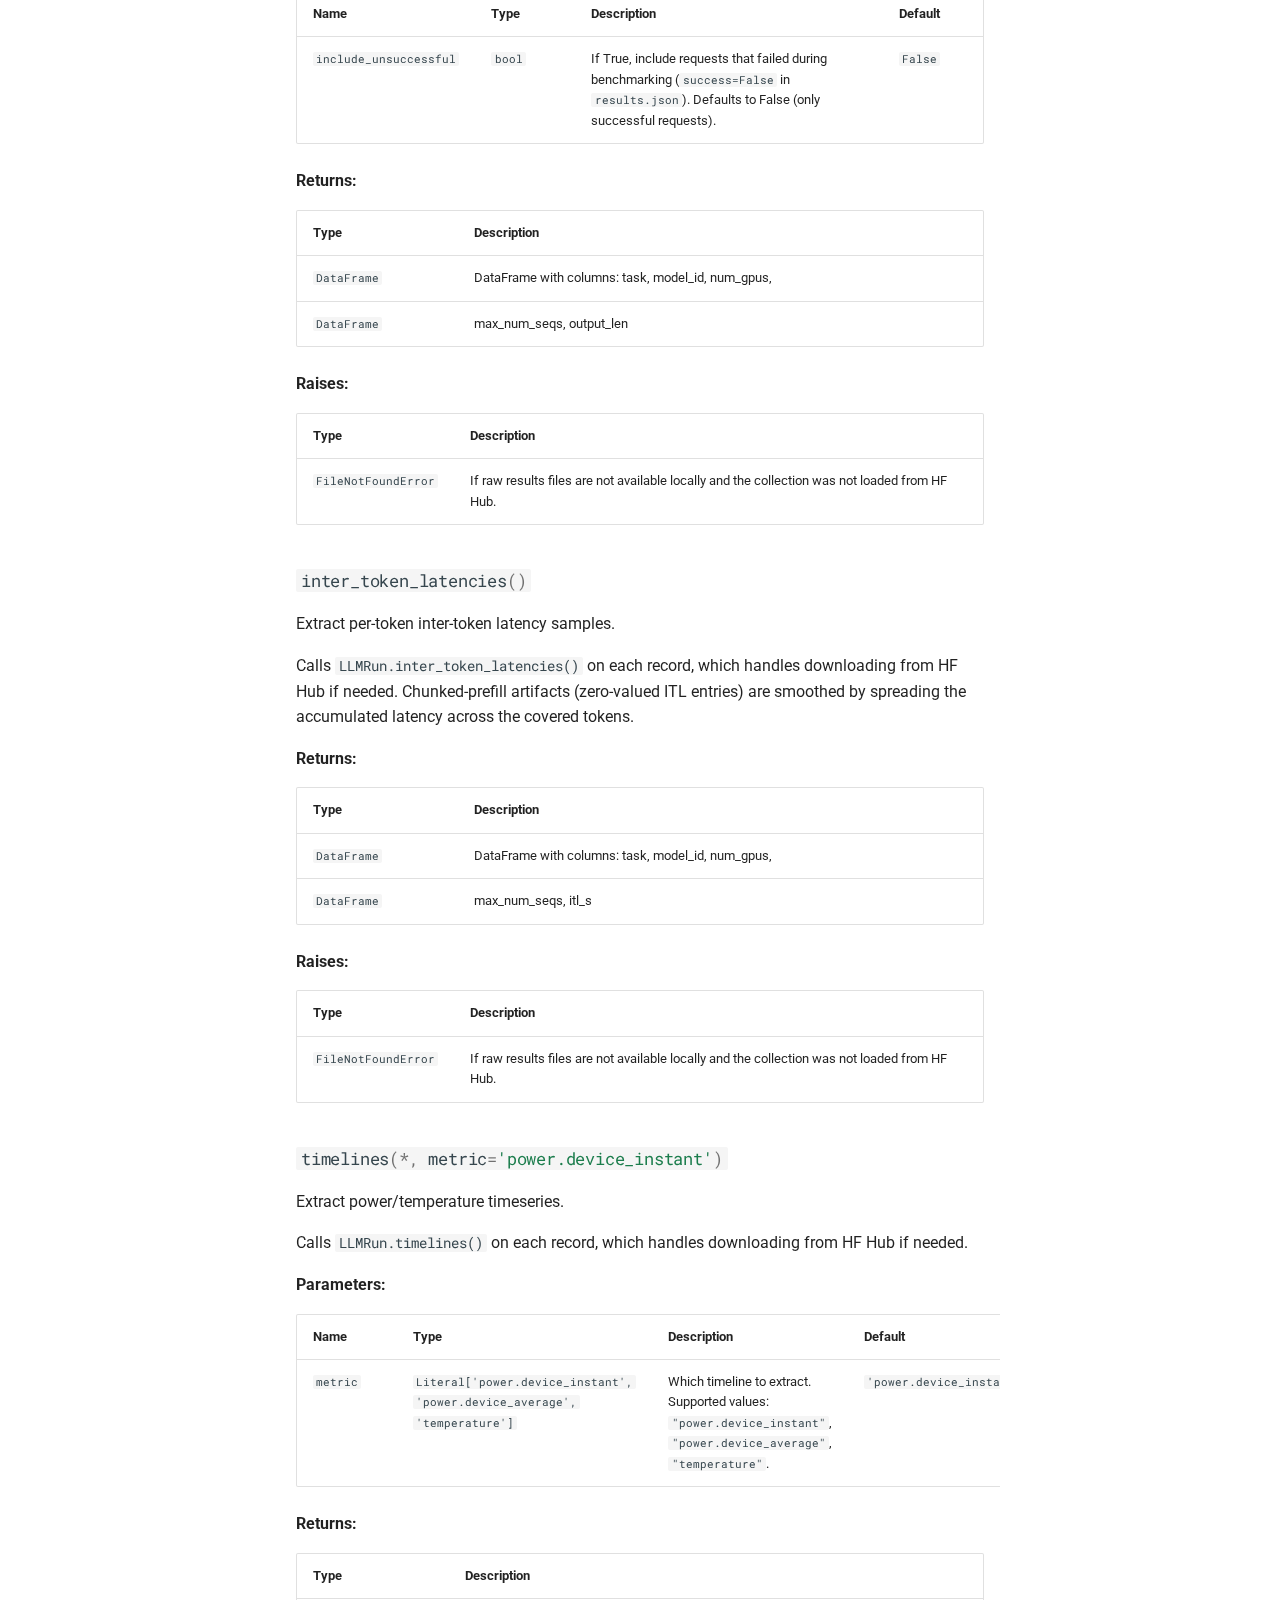
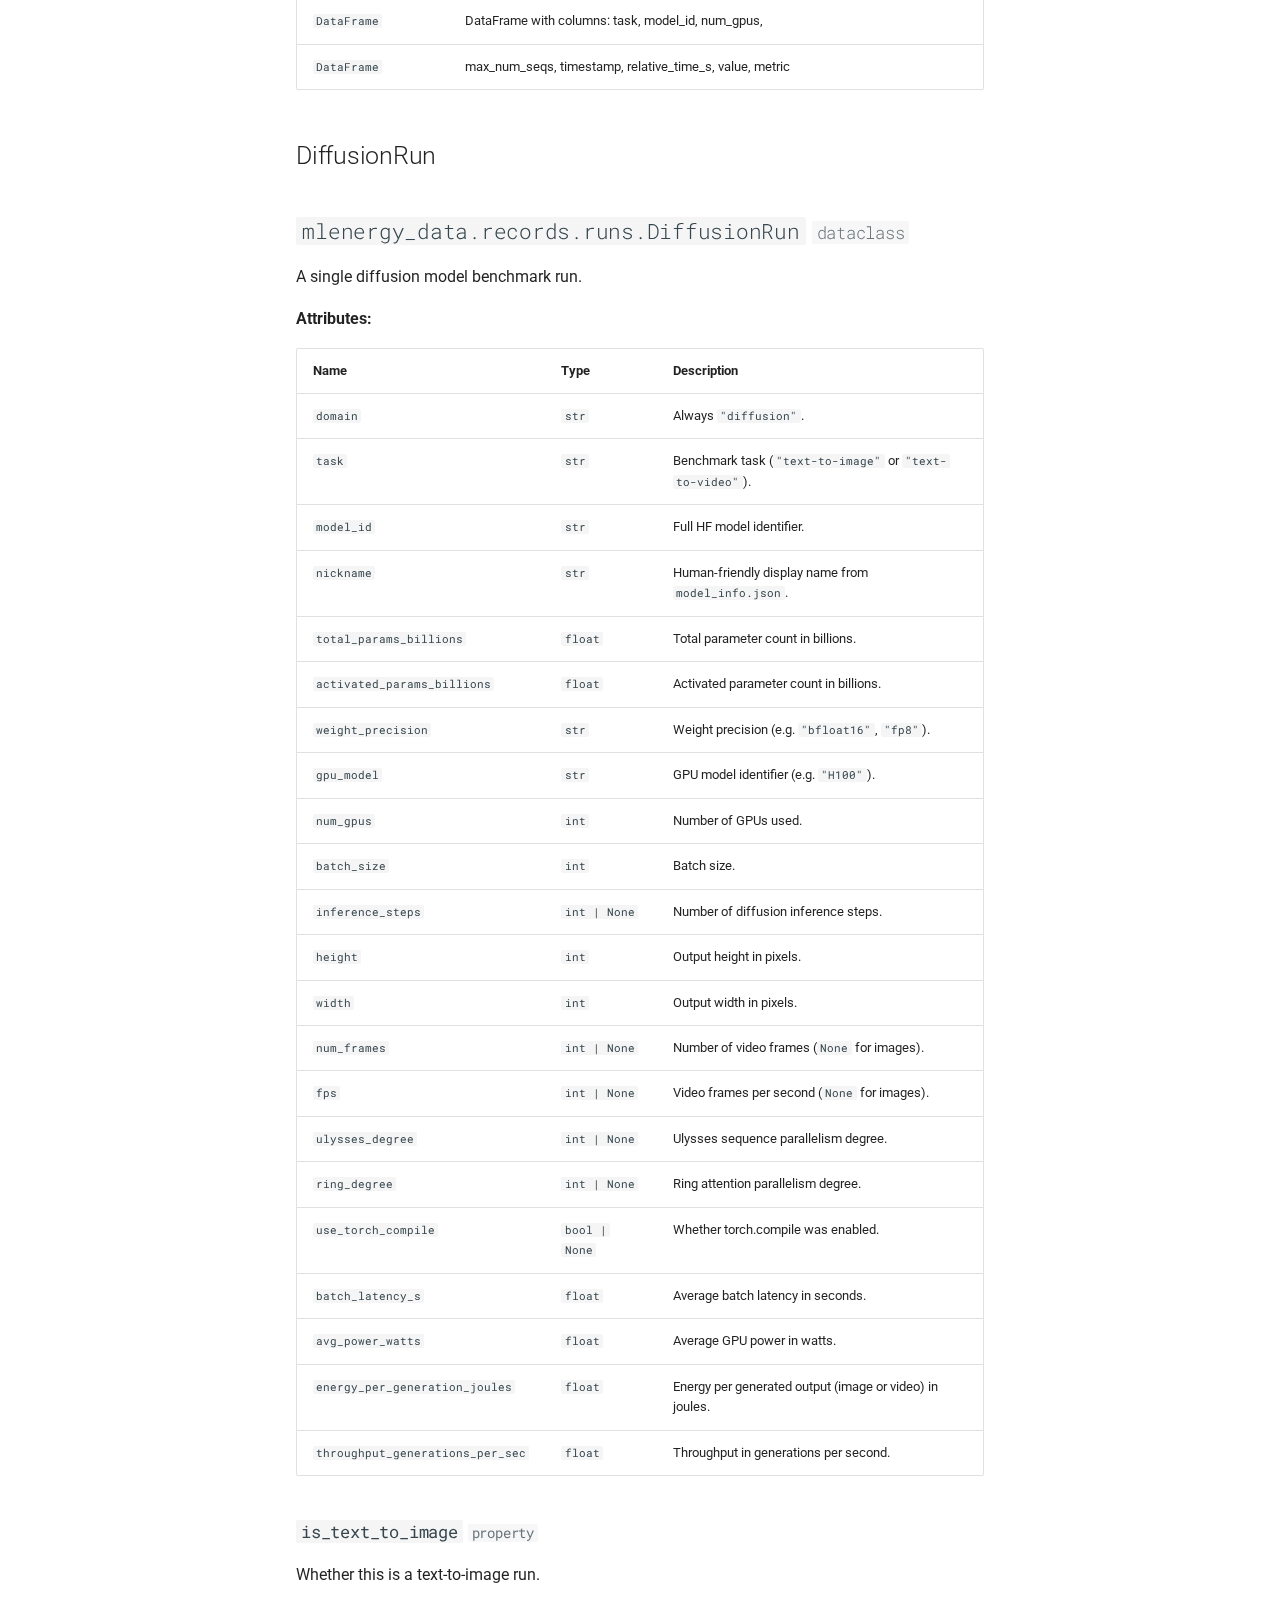
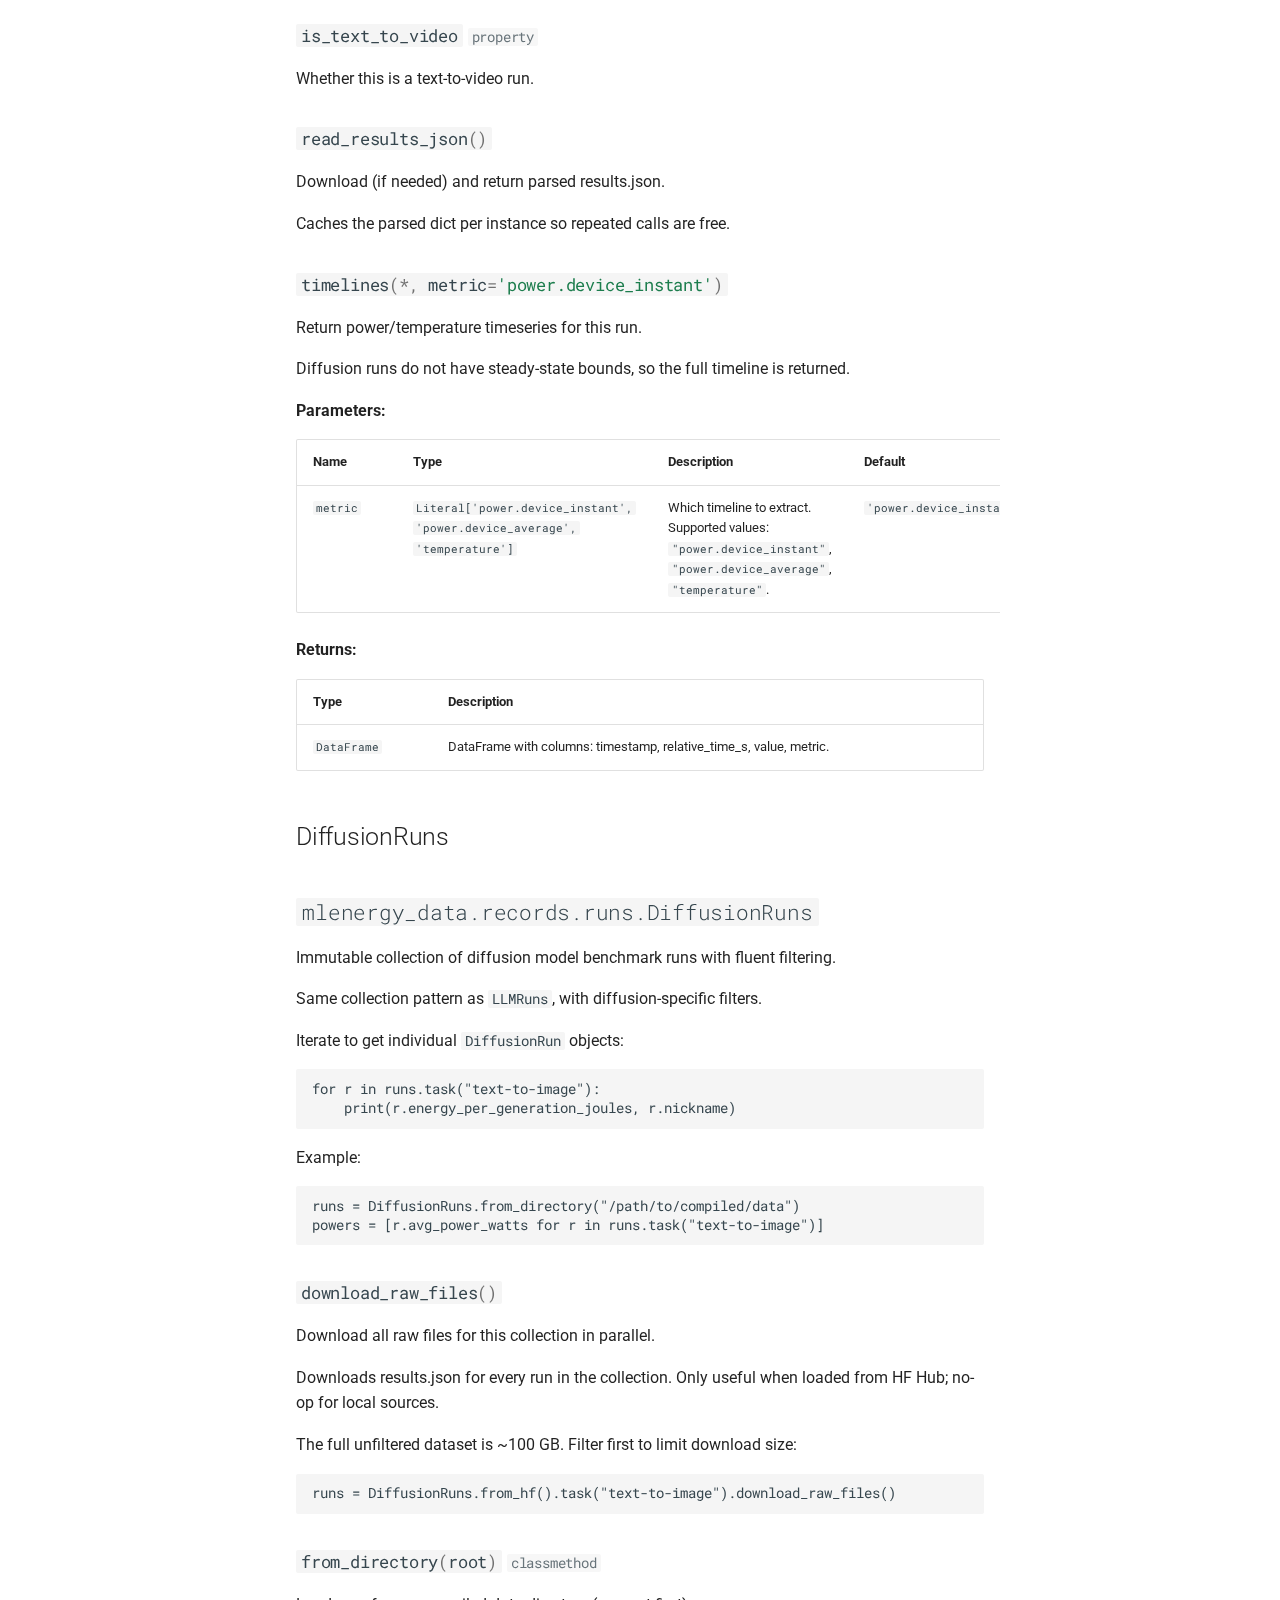
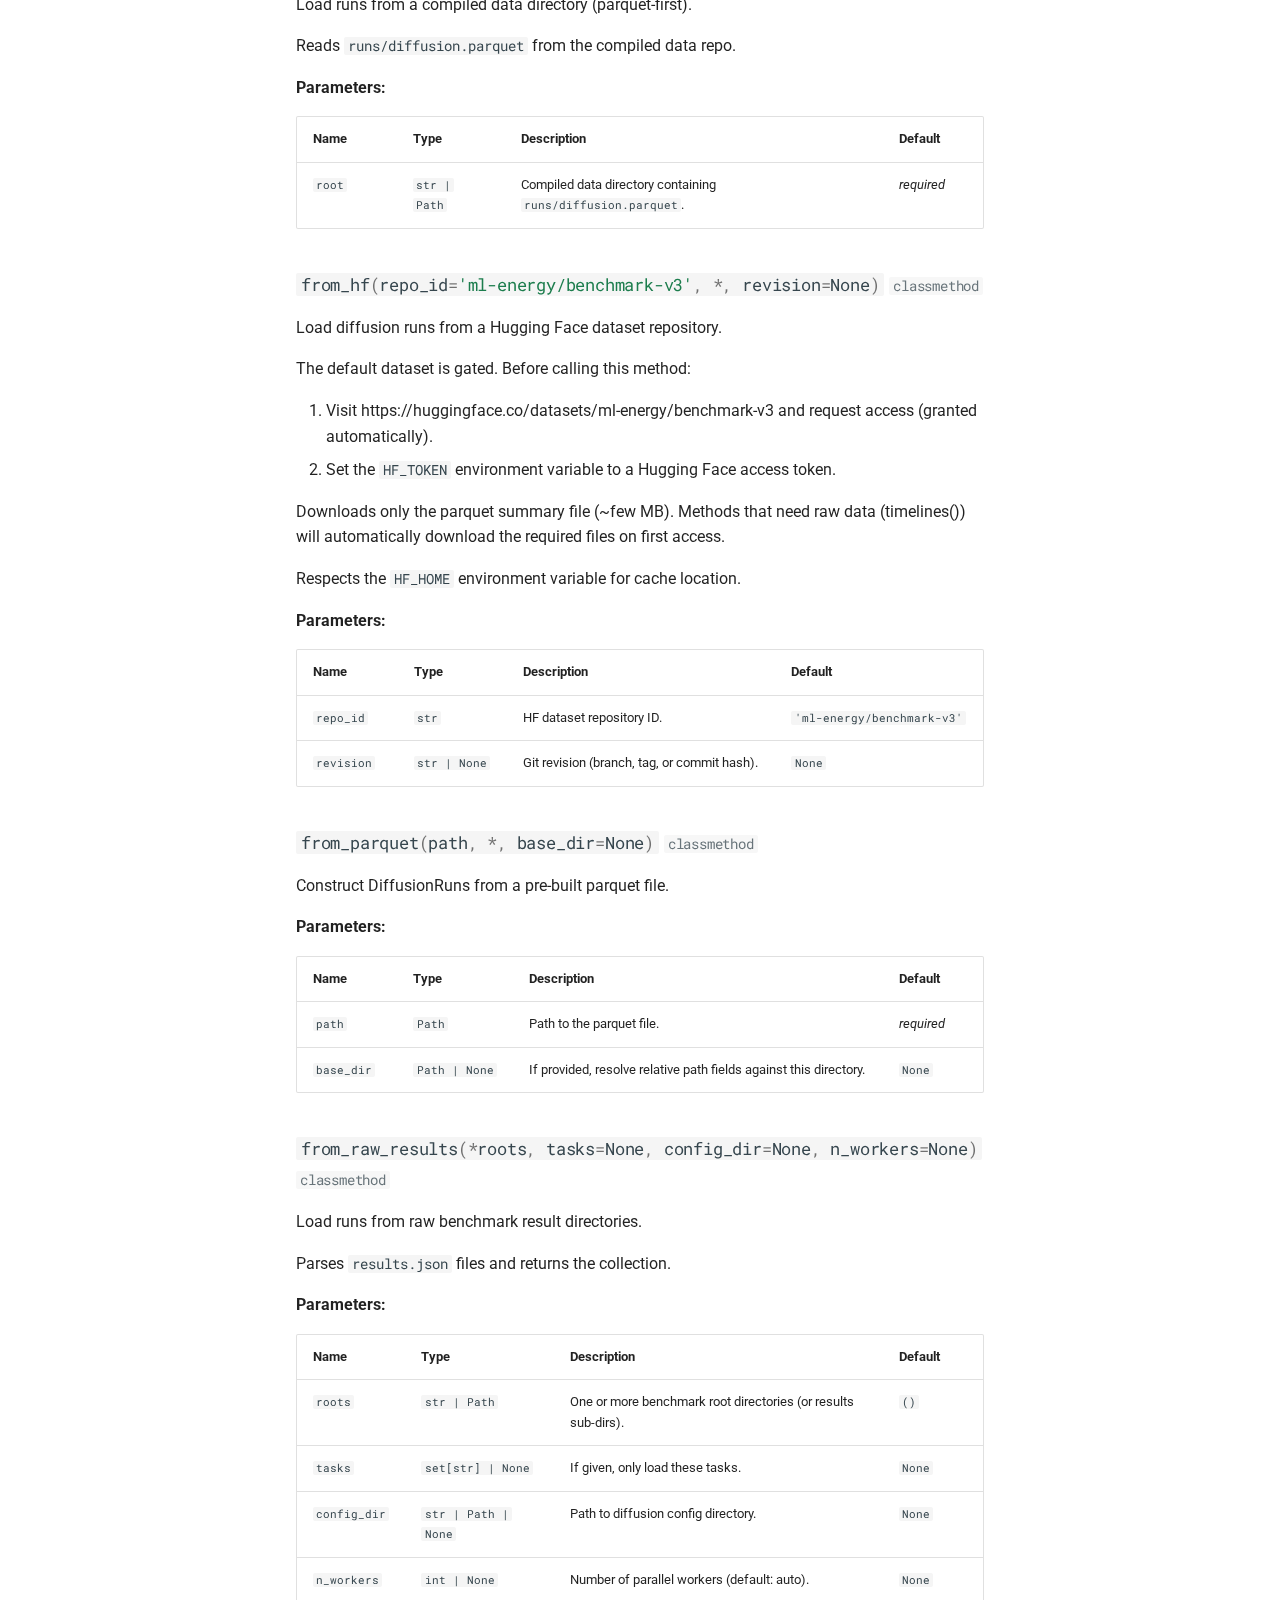
<file: api/records/index.html>
<!doctype html>
<html lang="en" class="no-js">
  <head>
    
      <meta charset="utf-8">
      <meta name="viewport" content="width=device-width,initial-scale=1">
      
        <meta name="description" content="Datasets published by ML.ENERGY and toolkits for working with them.">
      
      
      
        <link rel="canonical" href="https://ml.energy/data/api/records/">
      
      
        <link rel="prev" href="../../guide/">
      
      
        <link rel="next" href="../modeling/">
      
      
        
      
      
      <link rel="icon" href="../../assets/favicon/favicon.ico">
      <meta name="generator" content="mkdocs-1.6.1, mkdocs-material-9.7.1">
    
    
      
        <title>Records - The ML.ENERGY Data & Toolkit</title>
      
    
    
      <link rel="stylesheet" href="../../assets/stylesheets/main.484c7ddc.min.css">
      
        
        <link rel="stylesheet" href="../../assets/stylesheets/palette.ab4e12ef.min.css">
      
      


    
    
      
    
    
      
        
        
        <link rel="preconnect" href="https://fonts.gstatic.com" crossorigin>
        <link rel="stylesheet" href="https://fonts.googleapis.com/css?family=Roboto:300,300i,400,400i,700,700i%7CRoboto+Mono:400,400i,700,700i&display=fallback">
        <style>:root{--md-text-font:"Roboto";--md-code-font:"Roboto Mono"}</style>
      
    
    
      <link rel="stylesheet" href="../../assets/_mkdocstrings.css">
    
      <link rel="stylesheet" href="../../stylesheets/extra.css">
    
    <script>__md_scope=new URL("../..",location),__md_hash=e=>[...e].reduce(((e,_)=>(e<<5)-e+_.charCodeAt(0)),0),__md_get=(e,_=localStorage,t=__md_scope)=>JSON.parse(_.getItem(t.pathname+"."+e)),__md_set=(e,_,t=localStorage,a=__md_scope)=>{try{t.setItem(a.pathname+"."+e,JSON.stringify(_))}catch(e){}}</script>
    
      
  


  
  

<script id="__analytics">function __md_analytics(){function e(){dataLayer.push(arguments)}window.dataLayer=window.dataLayer||[],e("js",new Date),e("config","G-C013T57GV2"),document.addEventListener("DOMContentLoaded",(function(){document.forms.search&&document.forms.search.query.addEventListener("blur",(function(){this.value&&e("event","search",{search_term:this.value})}));document$.subscribe((function(){var t=document.forms.feedback;if(void 0!==t)for(var a of t.querySelectorAll("[type=submit]"))a.addEventListener("click",(function(a){a.preventDefault();var n=document.location.pathname,d=this.getAttribute("data-md-value");e("event","feedback",{page:n,data:d}),t.firstElementChild.disabled=!0;var r=t.querySelector(".md-feedback__note [data-md-value='"+d+"']");r&&(r.hidden=!1)})),t.hidden=!1})),location$.subscribe((function(t){e("config","G-C013T57GV2",{page_path:t.pathname})}))}));var t=document.createElement("script");t.async=!0,t.src="https://www.googletagmanager.com/gtag/js?id=G-C013T57GV2",document.getElementById("__analytics").insertAdjacentElement("afterEnd",t)}</script>
  
    <script>"undefined"!=typeof __md_analytics&&__md_analytics()</script>
  

    
    
  
<meta property="og:type" content="website" />
<meta property="og:title" content="Records - The ML.ENERGY Data & Toolkit" />
<meta property="og:description" content="Datasets published by ML.ENERGY and toolkits for working with them." />
<meta property="og:image" content="https://ml.energy/data/assets/img/social/api/records.png" />
<meta property="og:image:type" content="image/png" />
<meta property="og:image:width" content="1200" />
<meta property="og:image:height" content="630" />
<meta property="og:url" content="https://ml.energy/data/api/records/" />
<meta property="twitter:card" content="summary_large_image" />
<meta property="twitter:title" content="Records - The ML.ENERGY Data & Toolkit" />
<meta property="twitter:description" content="Datasets published by ML.ENERGY and toolkits for working with them." />
<meta property="twitter:image" content="https://ml.energy/data/assets/img/social/api/records.png" />
</head>
  
  
    
    
      
    
    
    
    
    <body dir="ltr" data-md-color-scheme="default" data-md-color-primary="black" data-md-color-accent="indigo">
  
    
    <input class="md-toggle" data-md-toggle="drawer" type="checkbox" id="__drawer" autocomplete="off">
    <input class="md-toggle" data-md-toggle="search" type="checkbox" id="__search" autocomplete="off">
    <label class="md-overlay" for="__drawer"></label>
    <div data-md-component="skip">
      
        
        <a href="#records-api" class="md-skip">
          Skip to content
        </a>
      
    </div>
    <div data-md-component="announce">
      
        <aside class="md-banner">
          <div class="md-banner__inner md-grid md-typeset">
            
              <button class="md-banner__button md-icon" aria-label="Don't show this again">
                
                <svg xmlns="http://www.w3.org/2000/svg" viewBox="0 0 24 24"><path d="M19 6.41 17.59 5 12 10.59 6.41 5 5 6.41 10.59 12 5 17.59 6.41 19 12 13.41 17.59 19 19 17.59 13.41 12z"/></svg>
              </button>
            
            
  We're sharing updates via <a href="https://buttondown.com/ml-energy">The ML.ENERGY Newsletter</a>!

          </div>
          
            <script>var el=document.querySelector("[data-md-component=announce]");if(el){var content=el.querySelector(".md-typeset");__md_hash(content.innerHTML)===__md_get("__announce")&&(el.hidden=!0)}</script>
          
        </aside>
      
    </div>
    
    
      

  

<header class="md-header md-header--shadow" data-md-component="header">
  <nav class="md-header__inner md-grid" aria-label="Header">
    <a href="../.." title="The ML.ENERGY Data &amp; Toolkit" class="md-header__button md-logo" aria-label="The ML.ENERGY Data & Toolkit" data-md-component="logo">
      
  
  <svg xmlns="http://www.w3.org/2000/svg" viewBox="0 0 24 24"><path d="M12 1.25c2.487 0 4.773.402 6.466 1.079.844.337 1.577.758 2.112 1.264.536.507.922 1.151.922 1.907v12.987l-.026.013h.026c0 .756-.386 1.4-.922 1.907-.535.506-1.268.927-2.112 1.264-1.693.677-3.979 1.079-6.466 1.079s-4.774-.402-6.466-1.079c-.844-.337-1.577-.758-2.112-1.264C2.886 19.9 2.5 19.256 2.5 18.5h.026l-.026-.013V5.5c0-.756.386-1.4.922-1.907.535-.506 1.268-.927 2.112-1.264C7.226 1.652 9.513 1.25 12 1.25M4 14.371v4.116l-.013.013H4c0 .211.103.487.453.817.351.332.898.666 1.638.962 1.475.589 3.564.971 5.909.971s4.434-.381 5.909-.971c.739-.296 1.288-.63 1.638-.962.349-.33.453-.607.453-.817h.013L20 18.487v-4.116a8 8 0 0 1-1.534.8c-1.693.677-3.979 1.079-6.466 1.079s-4.774-.402-6.466-1.079a8 8 0 0 1-1.534-.8M20 12V7.871a8 8 0 0 1-1.534.8C16.773 9.348 14.487 9.75 12 9.75s-4.774-.402-6.466-1.079A8 8 0 0 1 4 7.871V12c0 .21.104.487.453.817.35.332.899.666 1.638.961 1.475.59 3.564.972 5.909.972s4.434-.382 5.909-.972c.74-.295 1.287-.629 1.638-.96.35-.33.453-.607.453-.818M4 5.5c0 .211.103.487.453.817.351.332.898.666 1.638.962 1.475.589 3.564.971 5.909.971s4.434-.381 5.909-.971c.739-.296 1.288-.63 1.638-.962.349-.33.453-.607.453-.817 0-.211-.103-.487-.453-.817-.351-.332-.898-.666-1.638-.962-1.475-.589-3.564-.971-5.909-.971s-4.434.381-5.909.971c-.739.296-1.288.63-1.638.962C4.104 5.013 4 5.29 4 5.5"/></svg>

    </a>
    <label class="md-header__button md-icon" for="__drawer">
      
      <svg xmlns="http://www.w3.org/2000/svg" viewBox="0 0 24 24"><path d="M3 6h18v2H3zm0 5h18v2H3zm0 5h18v2H3z"/></svg>
    </label>
    <div class="md-header__title" data-md-component="header-title">
      <div class="md-header__ellipsis">
        <div class="md-header__topic">
          <span class="md-ellipsis">
            The ML.ENERGY Data & Toolkit
          </span>
        </div>
        <div class="md-header__topic" data-md-component="header-topic">
          <span class="md-ellipsis">
            
              Records
            
          </span>
        </div>
      </div>
    </div>
    
      
        <form class="md-header__option" data-md-component="palette">
  
    
    
    
    <input class="md-option" data-md-color-media="(prefers-color-scheme: light)" data-md-color-scheme="default" data-md-color-primary="black" data-md-color-accent="indigo"  aria-label="Dark mode"  type="radio" name="__palette" id="__palette_0">
    
      <label class="md-header__button md-icon" title="Dark mode" for="__palette_1" hidden>
        <svg xmlns="http://www.w3.org/2000/svg" viewBox="0 0 24 24"><path d="M12 8a4 4 0 0 0-4 4 4 4 0 0 0 4 4 4 4 0 0 0 4-4 4 4 0 0 0-4-4m0 10a6 6 0 0 1-6-6 6 6 0 0 1 6-6 6 6 0 0 1 6 6 6 6 0 0 1-6 6m8-9.31V4h-4.69L12 .69 8.69 4H4v4.69L.69 12 4 15.31V20h4.69L12 23.31 15.31 20H20v-4.69L23.31 12z"/></svg>
      </label>
    
  
    
    
    
    <input class="md-option" data-md-color-media="(prefers-color-scheme: dark)" data-md-color-scheme="slate" data-md-color-primary="black" data-md-color-accent="indigo"  aria-label="Light mode"  type="radio" name="__palette" id="__palette_1">
    
      <label class="md-header__button md-icon" title="Light mode" for="__palette_0" hidden>
        <svg xmlns="http://www.w3.org/2000/svg" viewBox="0 0 24 24"><path d="M12 18c-.89 0-1.74-.2-2.5-.55C11.56 16.5 13 14.42 13 12s-1.44-4.5-3.5-5.45C10.26 6.2 11.11 6 12 6a6 6 0 0 1 6 6 6 6 0 0 1-6 6m8-9.31V4h-4.69L12 .69 8.69 4H4v4.69L.69 12 4 15.31V20h4.69L12 23.31 15.31 20H20v-4.69L23.31 12z"/></svg>
      </label>
    
  
</form>
      
    
    
      <script>var palette=__md_get("__palette");if(palette&&palette.color){if("(prefers-color-scheme)"===palette.color.media){var media=matchMedia("(prefers-color-scheme: light)"),input=document.querySelector(media.matches?"[data-md-color-media='(prefers-color-scheme: light)']":"[data-md-color-media='(prefers-color-scheme: dark)']");palette.color.media=input.getAttribute("data-md-color-media"),palette.color.scheme=input.getAttribute("data-md-color-scheme"),palette.color.primary=input.getAttribute("data-md-color-primary"),palette.color.accent=input.getAttribute("data-md-color-accent")}for(var[key,value]of Object.entries(palette.color))document.body.setAttribute("data-md-color-"+key,value)}</script>
    
    
    
      
      
        <label class="md-header__button md-icon" for="__search">
          
          <svg xmlns="http://www.w3.org/2000/svg" viewBox="0 0 24 24"><path d="M9.5 3A6.5 6.5 0 0 1 16 9.5c0 1.61-.59 3.09-1.56 4.23l.27.27h.79l5 5-1.5 1.5-5-5v-.79l-.27-.27A6.52 6.52 0 0 1 9.5 16 6.5 6.5 0 0 1 3 9.5 6.5 6.5 0 0 1 9.5 3m0 2C7 5 5 7 5 9.5S7 14 9.5 14 14 12 14 9.5 12 5 9.5 5"/></svg>
        </label>
        <div class="md-search" data-md-component="search" role="dialog">
  <label class="md-search__overlay" for="__search"></label>
  <div class="md-search__inner" role="search">
    <form class="md-search__form" name="search">
      <input type="text" class="md-search__input" name="query" aria-label="Search" placeholder="Search" autocapitalize="off" autocorrect="off" autocomplete="off" spellcheck="false" data-md-component="search-query" required>
      <label class="md-search__icon md-icon" for="__search">
        
        <svg xmlns="http://www.w3.org/2000/svg" viewBox="0 0 24 24"><path d="M9.5 3A6.5 6.5 0 0 1 16 9.5c0 1.61-.59 3.09-1.56 4.23l.27.27h.79l5 5-1.5 1.5-5-5v-.79l-.27-.27A6.52 6.52 0 0 1 9.5 16 6.5 6.5 0 0 1 3 9.5 6.5 6.5 0 0 1 9.5 3m0 2C7 5 5 7 5 9.5S7 14 9.5 14 14 12 14 9.5 12 5 9.5 5"/></svg>
        
        <svg xmlns="http://www.w3.org/2000/svg" viewBox="0 0 24 24"><path d="M20 11v2H8l5.5 5.5-1.42 1.42L4.16 12l7.92-7.92L13.5 5.5 8 11z"/></svg>
      </label>
      <nav class="md-search__options" aria-label="Search">
        
        <button type="reset" class="md-search__icon md-icon" title="Clear" aria-label="Clear" tabindex="-1">
          
          <svg xmlns="http://www.w3.org/2000/svg" viewBox="0 0 24 24"><path d="M19 6.41 17.59 5 12 10.59 6.41 5 5 6.41 10.59 12 5 17.59 6.41 19 12 13.41 17.59 19 19 17.59 13.41 12z"/></svg>
        </button>
      </nav>
      
    </form>
    <div class="md-search__output">
      <div class="md-search__scrollwrap" tabindex="0" data-md-scrollfix>
        <div class="md-search-result" data-md-component="search-result">
          <div class="md-search-result__meta">
            Initializing search
          </div>
          <ol class="md-search-result__list" role="presentation"></ol>
        </div>
      </div>
    </div>
  </div>
</div>
      
    
    
      <div class="md-header__source">
        <a href="https://github.com/ml-energy/data" title="Go to repository" class="md-source" data-md-component="source">
  <div class="md-source__icon md-icon">
    
    <svg xmlns="http://www.w3.org/2000/svg" viewBox="0 0 448 512"><!--! Font Awesome Free 7.1.0 by @fontawesome - https://fontawesome.com License - https://fontawesome.com/license/free (Icons: CC BY 4.0, Fonts: SIL OFL 1.1, Code: MIT License) Copyright 2025 Fonticons, Inc.--><path d="M439.6 236.1 244 40.5c-5.4-5.5-12.8-8.5-20.4-8.5s-15 3-20.4 8.4L162.5 81l51.5 51.5c27.1-9.1 52.7 16.8 43.4 43.7l49.7 49.7c34.2-11.8 61.2 31 35.5 56.7-26.5 26.5-70.2-2.9-56-37.3L240.3 199v121.9c25.3 12.5 22.3 41.8 9.1 55-6.4 6.4-15.2 10.1-24.3 10.1s-17.8-3.6-24.3-10.1c-17.6-17.6-11.1-46.9 11.2-56v-123c-20.8-8.5-24.6-30.7-18.6-45L142.6 101 8.5 235.1C3 240.6 0 247.9 0 255.5s3 15 8.5 20.4l195.6 195.7c5.4 5.4 12.7 8.4 20.4 8.4s15-3 20.4-8.4l194.7-194.7c5.4-5.4 8.4-12.8 8.4-20.4s-3-15-8.4-20.4"/></svg>
  </div>
  <div class="md-source__repository">
    ml-energy/data
  </div>
</a>
      </div>
    
  </nav>
  
</header>
    
    <div class="md-container" data-md-component="container">
      
      
        
          
        
      
      <main class="md-main" data-md-component="main">
        <div class="md-main__inner md-grid">
          
            
              
              <div class="md-sidebar md-sidebar--primary" data-md-component="sidebar" data-md-type="navigation" >
                <div class="md-sidebar__scrollwrap">
                  <div class="md-sidebar__inner">
                    



<nav class="md-nav md-nav--primary" aria-label="Navigation" data-md-level="0">
  <label class="md-nav__title" for="__drawer">
    <a href="../.." title="The ML.ENERGY Data &amp; Toolkit" class="md-nav__button md-logo" aria-label="The ML.ENERGY Data & Toolkit" data-md-component="logo">
      
  
  <svg xmlns="http://www.w3.org/2000/svg" viewBox="0 0 24 24"><path d="M12 1.25c2.487 0 4.773.402 6.466 1.079.844.337 1.577.758 2.112 1.264.536.507.922 1.151.922 1.907v12.987l-.026.013h.026c0 .756-.386 1.4-.922 1.907-.535.506-1.268.927-2.112 1.264-1.693.677-3.979 1.079-6.466 1.079s-4.774-.402-6.466-1.079c-.844-.337-1.577-.758-2.112-1.264C2.886 19.9 2.5 19.256 2.5 18.5h.026l-.026-.013V5.5c0-.756.386-1.4.922-1.907.535-.506 1.268-.927 2.112-1.264C7.226 1.652 9.513 1.25 12 1.25M4 14.371v4.116l-.013.013H4c0 .211.103.487.453.817.351.332.898.666 1.638.962 1.475.589 3.564.971 5.909.971s4.434-.381 5.909-.971c.739-.296 1.288-.63 1.638-.962.349-.33.453-.607.453-.817h.013L20 18.487v-4.116a8 8 0 0 1-1.534.8c-1.693.677-3.979 1.079-6.466 1.079s-4.774-.402-6.466-1.079a8 8 0 0 1-1.534-.8M20 12V7.871a8 8 0 0 1-1.534.8C16.773 9.348 14.487 9.75 12 9.75s-4.774-.402-6.466-1.079A8 8 0 0 1 4 7.871V12c0 .21.104.487.453.817.35.332.899.666 1.638.961 1.475.59 3.564.972 5.909.972s4.434-.382 5.909-.972c.74-.295 1.287-.629 1.638-.96.35-.33.453-.607.453-.818M4 5.5c0 .211.103.487.453.817.351.332.898.666 1.638.962 1.475.589 3.564.971 5.909.971s4.434-.381 5.909-.971c.739-.296 1.288-.63 1.638-.962.349-.33.453-.607.453-.817 0-.211-.103-.487-.453-.817-.351-.332-.898-.666-1.638-.962-1.475-.589-3.564-.971-5.909-.971s-4.434.381-5.909.971c-.739.296-1.288.63-1.638.962C4.104 5.013 4 5.29 4 5.5"/></svg>

    </a>
    The ML.ENERGY Data & Toolkit
  </label>
  
    <div class="md-nav__source">
      <a href="https://github.com/ml-energy/data" title="Go to repository" class="md-source" data-md-component="source">
  <div class="md-source__icon md-icon">
    
    <svg xmlns="http://www.w3.org/2000/svg" viewBox="0 0 448 512"><!--! Font Awesome Free 7.1.0 by @fontawesome - https://fontawesome.com License - https://fontawesome.com/license/free (Icons: CC BY 4.0, Fonts: SIL OFL 1.1, Code: MIT License) Copyright 2025 Fonticons, Inc.--><path d="M439.6 236.1 244 40.5c-5.4-5.5-12.8-8.5-20.4-8.5s-15 3-20.4 8.4L162.5 81l51.5 51.5c27.1-9.1 52.7 16.8 43.4 43.7l49.7 49.7c34.2-11.8 61.2 31 35.5 56.7-26.5 26.5-70.2-2.9-56-37.3L240.3 199v121.9c25.3 12.5 22.3 41.8 9.1 55-6.4 6.4-15.2 10.1-24.3 10.1s-17.8-3.6-24.3-10.1c-17.6-17.6-11.1-46.9 11.2-56v-123c-20.8-8.5-24.6-30.7-18.6-45L142.6 101 8.5 235.1C3 240.6 0 247.9 0 255.5s3 15 8.5 20.4l195.6 195.7c5.4 5.4 12.7 8.4 20.4 8.4s15-3 20.4-8.4l194.7-194.7c5.4-5.4 8.4-12.8 8.4-20.4s-3-15-8.4-20.4"/></svg>
  </div>
  <div class="md-source__repository">
    ml-energy/data
  </div>
</a>
    </div>
  
  <ul class="md-nav__list" data-md-scrollfix>
    
      
      
  
  
  
  
    <li class="md-nav__item">
      <a href="../../guide/" class="md-nav__link">
        
  
  
  <span class="md-ellipsis">
    
  
    Toolkit Guide
  

    
  </span>
  
  

      </a>
    </li>
  

    
      
      
  
  
    
  
  
  
    
    
    
    
    
    <li class="md-nav__item md-nav__item--active md-nav__item--nested">
      
        
        
        <input class="md-nav__toggle md-toggle " type="checkbox" id="__nav_2" checked>
        
          
          <label class="md-nav__link" for="__nav_2" id="__nav_2_label" tabindex="0">
            
  
  
  <span class="md-ellipsis">
    
  
    API Reference
  

    
  </span>
  
  

            <span class="md-nav__icon md-icon"></span>
          </label>
        
        <nav class="md-nav" data-md-level="1" aria-labelledby="__nav_2_label" aria-expanded="true">
          <label class="md-nav__title" for="__nav_2">
            <span class="md-nav__icon md-icon"></span>
            
  
    API Reference
  

          </label>
          <ul class="md-nav__list" data-md-scrollfix>
            
              
                
  
  
    
  
  
  
    <li class="md-nav__item md-nav__item--active">
      
      <input class="md-nav__toggle md-toggle" type="checkbox" id="__toc">
      
      
        
      
      
        <label class="md-nav__link md-nav__link--active" for="__toc">
          
  
  
  <span class="md-ellipsis">
    
  
    Records
  

    
  </span>
  
  

          <span class="md-nav__icon md-icon"></span>
        </label>
      
      <a href="./" class="md-nav__link md-nav__link--active">
        
  
  
  <span class="md-ellipsis">
    
  
    Records
  

    
  </span>
  
  

      </a>
      
        

<nav class="md-nav md-nav--secondary" aria-label="Table of contents">
  
  
  
    
  
  
    <label class="md-nav__title" for="__toc">
      <span class="md-nav__icon md-icon"></span>
      Table of contents
    </label>
    <ul class="md-nav__list" data-md-component="toc" data-md-scrollfix>
      
        <li class="md-nav__item">
  <a href="#llmrun" class="md-nav__link">
    <span class="md-ellipsis">
      
        LLMRun
      
    </span>
  </a>
  
</li>
      
        <li class="md-nav__item">
  <a href="#mlenergy_data.records.runs.LLMRun" class="md-nav__link">
    <span class="md-ellipsis">
      
        LLMRun
      
    </span>
  </a>
  
    <nav class="md-nav" aria-label="LLMRun">
      <ul class="md-nav__list">
        
          <li class="md-nav__item">
  <a href="#mlenergy_data.records.runs.LLMRun.read_results_json" class="md-nav__link">
    <span class="md-ellipsis">
      
        read_results_json
      
    </span>
  </a>
  
</li>
        
          <li class="md-nav__item">
  <a href="#mlenergy_data.records.runs.LLMRun.read_prometheus_json" class="md-nav__link">
    <span class="md-ellipsis">
      
        read_prometheus_json
      
    </span>
  </a>
  
</li>
        
          <li class="md-nav__item">
  <a href="#mlenergy_data.records.runs.LLMRun.output_lengths" class="md-nav__link">
    <span class="md-ellipsis">
      
        output_lengths
      
    </span>
  </a>
  
</li>
        
          <li class="md-nav__item">
  <a href="#mlenergy_data.records.runs.LLMRun.inter_token_latencies" class="md-nav__link">
    <span class="md-ellipsis">
      
        inter_token_latencies
      
    </span>
  </a>
  
</li>
        
          <li class="md-nav__item">
  <a href="#mlenergy_data.records.runs.LLMRun.timelines" class="md-nav__link">
    <span class="md-ellipsis">
      
        timelines
      
    </span>
  </a>
  
</li>
        
      </ul>
    </nav>
  
</li>
      
        <li class="md-nav__item">
  <a href="#llmruns" class="md-nav__link">
    <span class="md-ellipsis">
      
        LLMRuns
      
    </span>
  </a>
  
</li>
      
        <li class="md-nav__item">
  <a href="#mlenergy_data.records.runs.LLMRuns" class="md-nav__link">
    <span class="md-ellipsis">
      
        LLMRuns
      
    </span>
  </a>
  
    <nav class="md-nav" aria-label="LLMRuns">
      <ul class="md-nav__list">
        
          <li class="md-nav__item">
  <a href="#mlenergy_data.records.runs.LLMRuns.download_raw_files" class="md-nav__link">
    <span class="md-ellipsis">
      
        download_raw_files
      
    </span>
  </a>
  
</li>
        
          <li class="md-nav__item">
  <a href="#mlenergy_data.records.runs.LLMRuns.from_directory" class="md-nav__link">
    <span class="md-ellipsis">
      
        from_directory
      
    </span>
  </a>
  
</li>
        
          <li class="md-nav__item">
  <a href="#mlenergy_data.records.runs.LLMRuns.from_hf" class="md-nav__link">
    <span class="md-ellipsis">
      
        from_hf
      
    </span>
  </a>
  
</li>
        
          <li class="md-nav__item">
  <a href="#mlenergy_data.records.runs.LLMRuns.from_parquet" class="md-nav__link">
    <span class="md-ellipsis">
      
        from_parquet
      
    </span>
  </a>
  
</li>
        
          <li class="md-nav__item">
  <a href="#mlenergy_data.records.runs.LLMRuns.from_raw_results" class="md-nav__link">
    <span class="md-ellipsis">
      
        from_raw_results
      
    </span>
  </a>
  
</li>
        
          <li class="md-nav__item">
  <a href="#mlenergy_data.records.runs.LLMRuns.task" class="md-nav__link">
    <span class="md-ellipsis">
      
        task
      
    </span>
  </a>
  
</li>
        
          <li class="md-nav__item">
  <a href="#mlenergy_data.records.runs.LLMRuns.model_id" class="md-nav__link">
    <span class="md-ellipsis">
      
        model_id
      
    </span>
  </a>
  
</li>
        
          <li class="md-nav__item">
  <a href="#mlenergy_data.records.runs.LLMRuns.gpu_model" class="md-nav__link">
    <span class="md-ellipsis">
      
        gpu_model
      
    </span>
  </a>
  
</li>
        
          <li class="md-nav__item">
  <a href="#mlenergy_data.records.runs.LLMRuns.num_gpus" class="md-nav__link">
    <span class="md-ellipsis">
      
        num_gpus
      
    </span>
  </a>
  
</li>
        
          <li class="md-nav__item">
  <a href="#mlenergy_data.records.runs.LLMRuns.max_num_seqs" class="md-nav__link">
    <span class="md-ellipsis">
      
        max_num_seqs
      
    </span>
  </a>
  
</li>
        
          <li class="md-nav__item">
  <a href="#mlenergy_data.records.runs.LLMRuns.precision" class="md-nav__link">
    <span class="md-ellipsis">
      
        precision
      
    </span>
  </a>
  
</li>
        
          <li class="md-nav__item">
  <a href="#mlenergy_data.records.runs.LLMRuns.architecture" class="md-nav__link">
    <span class="md-ellipsis">
      
        architecture
      
    </span>
  </a>
  
</li>
        
          <li class="md-nav__item">
  <a href="#mlenergy_data.records.runs.LLMRuns.nickname" class="md-nav__link">
    <span class="md-ellipsis">
      
        nickname
      
    </span>
  </a>
  
</li>
        
          <li class="md-nav__item">
  <a href="#mlenergy_data.records.runs.LLMRuns.stable" class="md-nav__link">
    <span class="md-ellipsis">
      
        stable
      
    </span>
  </a>
  
</li>
        
          <li class="md-nav__item">
  <a href="#mlenergy_data.records.runs.LLMRuns.unstable" class="md-nav__link">
    <span class="md-ellipsis">
      
        unstable
      
    </span>
  </a>
  
</li>
        
          <li class="md-nav__item">
  <a href="#mlenergy_data.records.runs.LLMRuns.where" class="md-nav__link">
    <span class="md-ellipsis">
      
        where
      
    </span>
  </a>
  
</li>
        
          <li class="md-nav__item">
  <a href="#mlenergy_data.records.runs.LLMRuns.group_by" class="md-nav__link">
    <span class="md-ellipsis">
      
        group_by
      
    </span>
  </a>
  
</li>
        
          <li class="md-nav__item">
  <a href="#mlenergy_data.records.runs.LLMRuns.to_dataframe" class="md-nav__link">
    <span class="md-ellipsis">
      
        to_dataframe
      
    </span>
  </a>
  
</li>
        
          <li class="md-nav__item">
  <a href="#mlenergy_data.records.runs.LLMRuns.output_lengths" class="md-nav__link">
    <span class="md-ellipsis">
      
        output_lengths
      
    </span>
  </a>
  
</li>
        
          <li class="md-nav__item">
  <a href="#mlenergy_data.records.runs.LLMRuns.inter_token_latencies" class="md-nav__link">
    <span class="md-ellipsis">
      
        inter_token_latencies
      
    </span>
  </a>
  
</li>
        
          <li class="md-nav__item">
  <a href="#mlenergy_data.records.runs.LLMRuns.timelines" class="md-nav__link">
    <span class="md-ellipsis">
      
        timelines
      
    </span>
  </a>
  
</li>
        
      </ul>
    </nav>
  
</li>
      
        <li class="md-nav__item">
  <a href="#diffusionrun" class="md-nav__link">
    <span class="md-ellipsis">
      
        DiffusionRun
      
    </span>
  </a>
  
</li>
      
        <li class="md-nav__item">
  <a href="#mlenergy_data.records.runs.DiffusionRun" class="md-nav__link">
    <span class="md-ellipsis">
      
        DiffusionRun
      
    </span>
  </a>
  
    <nav class="md-nav" aria-label="DiffusionRun">
      <ul class="md-nav__list">
        
          <li class="md-nav__item">
  <a href="#mlenergy_data.records.runs.DiffusionRun.is_text_to_image" class="md-nav__link">
    <span class="md-ellipsis">
      
        is_text_to_image
      
    </span>
  </a>
  
</li>
        
          <li class="md-nav__item">
  <a href="#mlenergy_data.records.runs.DiffusionRun.is_text_to_video" class="md-nav__link">
    <span class="md-ellipsis">
      
        is_text_to_video
      
    </span>
  </a>
  
</li>
        
          <li class="md-nav__item">
  <a href="#mlenergy_data.records.runs.DiffusionRun.read_results_json" class="md-nav__link">
    <span class="md-ellipsis">
      
        read_results_json
      
    </span>
  </a>
  
</li>
        
          <li class="md-nav__item">
  <a href="#mlenergy_data.records.runs.DiffusionRun.timelines" class="md-nav__link">
    <span class="md-ellipsis">
      
        timelines
      
    </span>
  </a>
  
</li>
        
      </ul>
    </nav>
  
</li>
      
        <li class="md-nav__item">
  <a href="#diffusionruns" class="md-nav__link">
    <span class="md-ellipsis">
      
        DiffusionRuns
      
    </span>
  </a>
  
</li>
      
        <li class="md-nav__item">
  <a href="#mlenergy_data.records.runs.DiffusionRuns" class="md-nav__link">
    <span class="md-ellipsis">
      
        DiffusionRuns
      
    </span>
  </a>
  
    <nav class="md-nav" aria-label="DiffusionRuns">
      <ul class="md-nav__list">
        
          <li class="md-nav__item">
  <a href="#mlenergy_data.records.runs.DiffusionRuns.download_raw_files" class="md-nav__link">
    <span class="md-ellipsis">
      
        download_raw_files
      
    </span>
  </a>
  
</li>
        
          <li class="md-nav__item">
  <a href="#mlenergy_data.records.runs.DiffusionRuns.from_directory" class="md-nav__link">
    <span class="md-ellipsis">
      
        from_directory
      
    </span>
  </a>
  
</li>
        
          <li class="md-nav__item">
  <a href="#mlenergy_data.records.runs.DiffusionRuns.from_hf" class="md-nav__link">
    <span class="md-ellipsis">
      
        from_hf
      
    </span>
  </a>
  
</li>
        
          <li class="md-nav__item">
  <a href="#mlenergy_data.records.runs.DiffusionRuns.from_parquet" class="md-nav__link">
    <span class="md-ellipsis">
      
        from_parquet
      
    </span>
  </a>
  
</li>
        
          <li class="md-nav__item">
  <a href="#mlenergy_data.records.runs.DiffusionRuns.from_raw_results" class="md-nav__link">
    <span class="md-ellipsis">
      
        from_raw_results
      
    </span>
  </a>
  
</li>
        
          <li class="md-nav__item">
  <a href="#mlenergy_data.records.runs.DiffusionRuns.task" class="md-nav__link">
    <span class="md-ellipsis">
      
        task
      
    </span>
  </a>
  
</li>
        
          <li class="md-nav__item">
  <a href="#mlenergy_data.records.runs.DiffusionRuns.model_id" class="md-nav__link">
    <span class="md-ellipsis">
      
        model_id
      
    </span>
  </a>
  
</li>
        
          <li class="md-nav__item">
  <a href="#mlenergy_data.records.runs.DiffusionRuns.gpu_model" class="md-nav__link">
    <span class="md-ellipsis">
      
        gpu_model
      
    </span>
  </a>
  
</li>
        
          <li class="md-nav__item">
  <a href="#mlenergy_data.records.runs.DiffusionRuns.num_gpus" class="md-nav__link">
    <span class="md-ellipsis">
      
        num_gpus
      
    </span>
  </a>
  
</li>
        
          <li class="md-nav__item">
  <a href="#mlenergy_data.records.runs.DiffusionRuns.nickname" class="md-nav__link">
    <span class="md-ellipsis">
      
        nickname
      
    </span>
  </a>
  
</li>
        
          <li class="md-nav__item">
  <a href="#mlenergy_data.records.runs.DiffusionRuns.batch_size" class="md-nav__link">
    <span class="md-ellipsis">
      
        batch_size
      
    </span>
  </a>
  
</li>
        
          <li class="md-nav__item">
  <a href="#mlenergy_data.records.runs.DiffusionRuns.precision" class="md-nav__link">
    <span class="md-ellipsis">
      
        precision
      
    </span>
  </a>
  
</li>
        
          <li class="md-nav__item">
  <a href="#mlenergy_data.records.runs.DiffusionRuns.where" class="md-nav__link">
    <span class="md-ellipsis">
      
        where
      
    </span>
  </a>
  
</li>
        
          <li class="md-nav__item">
  <a href="#mlenergy_data.records.runs.DiffusionRuns.group_by" class="md-nav__link">
    <span class="md-ellipsis">
      
        group_by
      
    </span>
  </a>
  
</li>
        
          <li class="md-nav__item">
  <a href="#mlenergy_data.records.runs.DiffusionRuns.to_dataframe" class="md-nav__link">
    <span class="md-ellipsis">
      
        to_dataframe
      
    </span>
  </a>
  
</li>
        
          <li class="md-nav__item">
  <a href="#mlenergy_data.records.runs.DiffusionRuns.timelines" class="md-nav__link">
    <span class="md-ellipsis">
      
        timelines
      
    </span>
  </a>
  
</li>
        
      </ul>
    </nav>
  
</li>
      
    </ul>
  
</nav>
      
    </li>
  

              
            
              
                
  
  
  
  
    <li class="md-nav__item">
      <a href="../modeling/" class="md-nav__link">
        
  
  
  <span class="md-ellipsis">
    
  
    Modeling
  

    
  </span>
  
  

      </a>
    </li>
  

              
            
          </ul>
        </nav>
      
    </li>
  

    
  </ul>
</nav>
                  </div>
                </div>
              </div>
            
            
              
              <div class="md-sidebar md-sidebar--secondary" data-md-component="sidebar" data-md-type="toc" >
                <div class="md-sidebar__scrollwrap">
                  <div class="md-sidebar__inner">
                    

<nav class="md-nav md-nav--secondary" aria-label="Table of contents">
  
  
  
    
  
  
    <label class="md-nav__title" for="__toc">
      <span class="md-nav__icon md-icon"></span>
      Table of contents
    </label>
    <ul class="md-nav__list" data-md-component="toc" data-md-scrollfix>
      
        <li class="md-nav__item">
  <a href="#llmrun" class="md-nav__link">
    <span class="md-ellipsis">
      
        LLMRun
      
    </span>
  </a>
  
</li>
      
        <li class="md-nav__item">
  <a href="#mlenergy_data.records.runs.LLMRun" class="md-nav__link">
    <span class="md-ellipsis">
      
        LLMRun
      
    </span>
  </a>
  
    <nav class="md-nav" aria-label="LLMRun">
      <ul class="md-nav__list">
        
          <li class="md-nav__item">
  <a href="#mlenergy_data.records.runs.LLMRun.read_results_json" class="md-nav__link">
    <span class="md-ellipsis">
      
        read_results_json
      
    </span>
  </a>
  
</li>
        
          <li class="md-nav__item">
  <a href="#mlenergy_data.records.runs.LLMRun.read_prometheus_json" class="md-nav__link">
    <span class="md-ellipsis">
      
        read_prometheus_json
      
    </span>
  </a>
  
</li>
        
          <li class="md-nav__item">
  <a href="#mlenergy_data.records.runs.LLMRun.output_lengths" class="md-nav__link">
    <span class="md-ellipsis">
      
        output_lengths
      
    </span>
  </a>
  
</li>
        
          <li class="md-nav__item">
  <a href="#mlenergy_data.records.runs.LLMRun.inter_token_latencies" class="md-nav__link">
    <span class="md-ellipsis">
      
        inter_token_latencies
      
    </span>
  </a>
  
</li>
        
          <li class="md-nav__item">
  <a href="#mlenergy_data.records.runs.LLMRun.timelines" class="md-nav__link">
    <span class="md-ellipsis">
      
        timelines
      
    </span>
  </a>
  
</li>
        
      </ul>
    </nav>
  
</li>
      
        <li class="md-nav__item">
  <a href="#llmruns" class="md-nav__link">
    <span class="md-ellipsis">
      
        LLMRuns
      
    </span>
  </a>
  
</li>
      
        <li class="md-nav__item">
  <a href="#mlenergy_data.records.runs.LLMRuns" class="md-nav__link">
    <span class="md-ellipsis">
      
        LLMRuns
      
    </span>
  </a>
  
    <nav class="md-nav" aria-label="LLMRuns">
      <ul class="md-nav__list">
        
          <li class="md-nav__item">
  <a href="#mlenergy_data.records.runs.LLMRuns.download_raw_files" class="md-nav__link">
    <span class="md-ellipsis">
      
        download_raw_files
      
    </span>
  </a>
  
</li>
        
          <li class="md-nav__item">
  <a href="#mlenergy_data.records.runs.LLMRuns.from_directory" class="md-nav__link">
    <span class="md-ellipsis">
      
        from_directory
      
    </span>
  </a>
  
</li>
        
          <li class="md-nav__item">
  <a href="#mlenergy_data.records.runs.LLMRuns.from_hf" class="md-nav__link">
    <span class="md-ellipsis">
      
        from_hf
      
    </span>
  </a>
  
</li>
        
          <li class="md-nav__item">
  <a href="#mlenergy_data.records.runs.LLMRuns.from_parquet" class="md-nav__link">
    <span class="md-ellipsis">
      
        from_parquet
      
    </span>
  </a>
  
</li>
        
          <li class="md-nav__item">
  <a href="#mlenergy_data.records.runs.LLMRuns.from_raw_results" class="md-nav__link">
    <span class="md-ellipsis">
      
        from_raw_results
      
    </span>
  </a>
  
</li>
        
          <li class="md-nav__item">
  <a href="#mlenergy_data.records.runs.LLMRuns.task" class="md-nav__link">
    <span class="md-ellipsis">
      
        task
      
    </span>
  </a>
  
</li>
        
          <li class="md-nav__item">
  <a href="#mlenergy_data.records.runs.LLMRuns.model_id" class="md-nav__link">
    <span class="md-ellipsis">
      
        model_id
      
    </span>
  </a>
  
</li>
        
          <li class="md-nav__item">
  <a href="#mlenergy_data.records.runs.LLMRuns.gpu_model" class="md-nav__link">
    <span class="md-ellipsis">
      
        gpu_model
      
    </span>
  </a>
  
</li>
        
          <li class="md-nav__item">
  <a href="#mlenergy_data.records.runs.LLMRuns.num_gpus" class="md-nav__link">
    <span class="md-ellipsis">
      
        num_gpus
      
    </span>
  </a>
  
</li>
        
          <li class="md-nav__item">
  <a href="#mlenergy_data.records.runs.LLMRuns.max_num_seqs" class="md-nav__link">
    <span class="md-ellipsis">
      
        max_num_seqs
      
    </span>
  </a>
  
</li>
        
          <li class="md-nav__item">
  <a href="#mlenergy_data.records.runs.LLMRuns.precision" class="md-nav__link">
    <span class="md-ellipsis">
      
        precision
      
    </span>
  </a>
  
</li>
        
          <li class="md-nav__item">
  <a href="#mlenergy_data.records.runs.LLMRuns.architecture" class="md-nav__link">
    <span class="md-ellipsis">
      
        architecture
      
    </span>
  </a>
  
</li>
        
          <li class="md-nav__item">
  <a href="#mlenergy_data.records.runs.LLMRuns.nickname" class="md-nav__link">
    <span class="md-ellipsis">
      
        nickname
      
    </span>
  </a>
  
</li>
        
          <li class="md-nav__item">
  <a href="#mlenergy_data.records.runs.LLMRuns.stable" class="md-nav__link">
    <span class="md-ellipsis">
      
        stable
      
    </span>
  </a>
  
</li>
        
          <li class="md-nav__item">
  <a href="#mlenergy_data.records.runs.LLMRuns.unstable" class="md-nav__link">
    <span class="md-ellipsis">
      
        unstable
      
    </span>
  </a>
  
</li>
        
          <li class="md-nav__item">
  <a href="#mlenergy_data.records.runs.LLMRuns.where" class="md-nav__link">
    <span class="md-ellipsis">
      
        where
      
    </span>
  </a>
  
</li>
        
          <li class="md-nav__item">
  <a href="#mlenergy_data.records.runs.LLMRuns.group_by" class="md-nav__link">
    <span class="md-ellipsis">
      
        group_by
      
    </span>
  </a>
  
</li>
        
          <li class="md-nav__item">
  <a href="#mlenergy_data.records.runs.LLMRuns.to_dataframe" class="md-nav__link">
    <span class="md-ellipsis">
      
        to_dataframe
      
    </span>
  </a>
  
</li>
        
          <li class="md-nav__item">
  <a href="#mlenergy_data.records.runs.LLMRuns.output_lengths" class="md-nav__link">
    <span class="md-ellipsis">
      
        output_lengths
      
    </span>
  </a>
  
</li>
        
          <li class="md-nav__item">
  <a href="#mlenergy_data.records.runs.LLMRuns.inter_token_latencies" class="md-nav__link">
    <span class="md-ellipsis">
      
        inter_token_latencies
      
    </span>
  </a>
  
</li>
        
          <li class="md-nav__item">
  <a href="#mlenergy_data.records.runs.LLMRuns.timelines" class="md-nav__link">
    <span class="md-ellipsis">
      
        timelines
      
    </span>
  </a>
  
</li>
        
      </ul>
    </nav>
  
</li>
      
        <li class="md-nav__item">
  <a href="#diffusionrun" class="md-nav__link">
    <span class="md-ellipsis">
      
        DiffusionRun
      
    </span>
  </a>
  
</li>
      
        <li class="md-nav__item">
  <a href="#mlenergy_data.records.runs.DiffusionRun" class="md-nav__link">
    <span class="md-ellipsis">
      
        DiffusionRun
      
    </span>
  </a>
  
    <nav class="md-nav" aria-label="DiffusionRun">
      <ul class="md-nav__list">
        
          <li class="md-nav__item">
  <a href="#mlenergy_data.records.runs.DiffusionRun.is_text_to_image" class="md-nav__link">
    <span class="md-ellipsis">
      
        is_text_to_image
      
    </span>
  </a>
  
</li>
        
          <li class="md-nav__item">
  <a href="#mlenergy_data.records.runs.DiffusionRun.is_text_to_video" class="md-nav__link">
    <span class="md-ellipsis">
      
        is_text_to_video
      
    </span>
  </a>
  
</li>
        
          <li class="md-nav__item">
  <a href="#mlenergy_data.records.runs.DiffusionRun.read_results_json" class="md-nav__link">
    <span class="md-ellipsis">
      
        read_results_json
      
    </span>
  </a>
  
</li>
        
          <li class="md-nav__item">
  <a href="#mlenergy_data.records.runs.DiffusionRun.timelines" class="md-nav__link">
    <span class="md-ellipsis">
      
        timelines
      
    </span>
  </a>
  
</li>
        
      </ul>
    </nav>
  
</li>
      
        <li class="md-nav__item">
  <a href="#diffusionruns" class="md-nav__link">
    <span class="md-ellipsis">
      
        DiffusionRuns
      
    </span>
  </a>
  
</li>
      
        <li class="md-nav__item">
  <a href="#mlenergy_data.records.runs.DiffusionRuns" class="md-nav__link">
    <span class="md-ellipsis">
      
        DiffusionRuns
      
    </span>
  </a>
  
    <nav class="md-nav" aria-label="DiffusionRuns">
      <ul class="md-nav__list">
        
          <li class="md-nav__item">
  <a href="#mlenergy_data.records.runs.DiffusionRuns.download_raw_files" class="md-nav__link">
    <span class="md-ellipsis">
      
        download_raw_files
      
    </span>
  </a>
  
</li>
        
          <li class="md-nav__item">
  <a href="#mlenergy_data.records.runs.DiffusionRuns.from_directory" class="md-nav__link">
    <span class="md-ellipsis">
      
        from_directory
      
    </span>
  </a>
  
</li>
        
          <li class="md-nav__item">
  <a href="#mlenergy_data.records.runs.DiffusionRuns.from_hf" class="md-nav__link">
    <span class="md-ellipsis">
      
        from_hf
      
    </span>
  </a>
  
</li>
        
          <li class="md-nav__item">
  <a href="#mlenergy_data.records.runs.DiffusionRuns.from_parquet" class="md-nav__link">
    <span class="md-ellipsis">
      
        from_parquet
      
    </span>
  </a>
  
</li>
        
          <li class="md-nav__item">
  <a href="#mlenergy_data.records.runs.DiffusionRuns.from_raw_results" class="md-nav__link">
    <span class="md-ellipsis">
      
        from_raw_results
      
    </span>
  </a>
  
</li>
        
          <li class="md-nav__item">
  <a href="#mlenergy_data.records.runs.DiffusionRuns.task" class="md-nav__link">
    <span class="md-ellipsis">
      
        task
      
    </span>
  </a>
  
</li>
        
          <li class="md-nav__item">
  <a href="#mlenergy_data.records.runs.DiffusionRuns.model_id" class="md-nav__link">
    <span class="md-ellipsis">
      
        model_id
      
    </span>
  </a>
  
</li>
        
          <li class="md-nav__item">
  <a href="#mlenergy_data.records.runs.DiffusionRuns.gpu_model" class="md-nav__link">
    <span class="md-ellipsis">
      
        gpu_model
      
    </span>
  </a>
  
</li>
        
          <li class="md-nav__item">
  <a href="#mlenergy_data.records.runs.DiffusionRuns.num_gpus" class="md-nav__link">
    <span class="md-ellipsis">
      
        num_gpus
      
    </span>
  </a>
  
</li>
        
          <li class="md-nav__item">
  <a href="#mlenergy_data.records.runs.DiffusionRuns.nickname" class="md-nav__link">
    <span class="md-ellipsis">
      
        nickname
      
    </span>
  </a>
  
</li>
        
          <li class="md-nav__item">
  <a href="#mlenergy_data.records.runs.DiffusionRuns.batch_size" class="md-nav__link">
    <span class="md-ellipsis">
      
        batch_size
      
    </span>
  </a>
  
</li>
        
          <li class="md-nav__item">
  <a href="#mlenergy_data.records.runs.DiffusionRuns.precision" class="md-nav__link">
    <span class="md-ellipsis">
      
        precision
      
    </span>
  </a>
  
</li>
        
          <li class="md-nav__item">
  <a href="#mlenergy_data.records.runs.DiffusionRuns.where" class="md-nav__link">
    <span class="md-ellipsis">
      
        where
      
    </span>
  </a>
  
</li>
        
          <li class="md-nav__item">
  <a href="#mlenergy_data.records.runs.DiffusionRuns.group_by" class="md-nav__link">
    <span class="md-ellipsis">
      
        group_by
      
    </span>
  </a>
  
</li>
        
          <li class="md-nav__item">
  <a href="#mlenergy_data.records.runs.DiffusionRuns.to_dataframe" class="md-nav__link">
    <span class="md-ellipsis">
      
        to_dataframe
      
    </span>
  </a>
  
</li>
        
          <li class="md-nav__item">
  <a href="#mlenergy_data.records.runs.DiffusionRuns.timelines" class="md-nav__link">
    <span class="md-ellipsis">
      
        timelines
      
    </span>
  </a>
  
</li>
        
      </ul>
    </nav>
  
</li>
      
    </ul>
  
</nav>
                  </div>
                </div>
              </div>
            
          
          
            <div class="md-content" data-md-component="content">
              
              <article class="md-content__inner md-typeset">
                
                  


  
  


<h1 id="records-api">Records API</h1>
<p>Typed collection classes for benchmark runs.</p>
<h2 id="llmrun">LLMRun</h2>


<div class="doc doc-object doc-class">



<h2 id="mlenergy_data.records.runs.LLMRun" class="doc doc-heading">
            <code>mlenergy_data.records.runs.LLMRun</code>


  <span class="doc doc-labels">
      <small class="doc doc-label doc-label-dataclass"><code>dataclass</code></small>
  </span>

</h2>


    <div class="doc doc-contents first">



        <p>A single LLM benchmark run.</p>


<p><span class="doc-section-title">Attributes:</span></p>
    <table>
      <thead>
        <tr>
          <th>Name</th>
          <th>Type</th>
          <th>Description</th>
        </tr>
      </thead>
      <tbody>
          <tr class="doc-section-item">
            <td><code><span title="mlenergy_data.records.runs.LLMRun.domain">domain</span></code></td>
            <td>
                  <code><span title="str">str</span></code>
            </td>
            <td>
              <div class="doc-md-description">
                <p>Always <code>"llm"</code>.</p>
              </div>
            </td>
          </tr>
          <tr class="doc-section-item">
            <td><code><span title="mlenergy_data.records.runs.LLMRun.task">task</span></code></td>
            <td>
                  <code><span title="str">str</span></code>
            </td>
            <td>
              <div class="doc-md-description">
                <p>Benchmark task (e.g. <code>"gpqa"</code>, <code>"lm-arena-chat"</code>).</p>
              </div>
            </td>
          </tr>
          <tr class="doc-section-item">
            <td><code><span title="mlenergy_data.records.runs.LLMRun.model_id">model_id</span></code></td>
            <td>
                  <code><span title="str">str</span></code>
            </td>
            <td>
              <div class="doc-md-description">
                <p>Full HF model identifier (e.g. <code>"meta-llama/Llama-3.1-8B-Instruct"</code>).</p>
              </div>
            </td>
          </tr>
          <tr class="doc-section-item">
            <td><code><span title="mlenergy_data.records.runs.LLMRun.nickname">nickname</span></code></td>
            <td>
                  <code><span title="str">str</span></code>
            </td>
            <td>
              <div class="doc-md-description">
                <p>Human-friendly display name from <code>model_info.json</code>.</p>
              </div>
            </td>
          </tr>
          <tr class="doc-section-item">
            <td><code><span title="mlenergy_data.records.runs.LLMRun.architecture">architecture</span></code></td>
            <td>
                  <code><span title="str">str</span></code>
            </td>
            <td>
              <div class="doc-md-description">
                <p>Model architecture (<code>"Dense"</code> or <code>"MoE"</code>).</p>
              </div>
            </td>
          </tr>
          <tr class="doc-section-item">
            <td><code><span title="mlenergy_data.records.runs.LLMRun.total_params_billions">total_params_billions</span></code></td>
            <td>
                  <code><span title="float">float</span></code>
            </td>
            <td>
              <div class="doc-md-description">
                <p>Total parameter count in billions.</p>
              </div>
            </td>
          </tr>
          <tr class="doc-section-item">
            <td><code><span title="mlenergy_data.records.runs.LLMRun.activated_params_billions">activated_params_billions</span></code></td>
            <td>
                  <code><span title="float">float</span></code>
            </td>
            <td>
              <div class="doc-md-description">
                <p>Activated parameter count in billions (equals total for dense).</p>
              </div>
            </td>
          </tr>
          <tr class="doc-section-item">
            <td><code><span title="mlenergy_data.records.runs.LLMRun.weight_precision">weight_precision</span></code></td>
            <td>
                  <code><span title="str">str</span></code>
            </td>
            <td>
              <div class="doc-md-description">
                <p>Weight precision (e.g. <code>"bfloat16"</code>, <code>"fp8"</code>).</p>
              </div>
            </td>
          </tr>
          <tr class="doc-section-item">
            <td><code><span title="mlenergy_data.records.runs.LLMRun.gpu_model">gpu_model</span></code></td>
            <td>
                  <code><span title="str">str</span></code>
            </td>
            <td>
              <div class="doc-md-description">
                <p>GPU model identifier (e.g. <code>"H100"</code>, <code>"B200"</code>).</p>
              </div>
            </td>
          </tr>
          <tr class="doc-section-item">
            <td><code><span title="mlenergy_data.records.runs.LLMRun.num_gpus">num_gpus</span></code></td>
            <td>
                  <code><span title="int">int</span></code>
            </td>
            <td>
              <div class="doc-md-description">
                <p>Number of GPUs used.</p>
              </div>
            </td>
          </tr>
          <tr class="doc-section-item">
            <td><code><span title="mlenergy_data.records.runs.LLMRun.max_num_seqs">max_num_seqs</span></code></td>
            <td>
                  <code><span title="int">int</span></code>
            </td>
            <td>
              <div class="doc-md-description">
                <p>Maximum concurrent sequences (batch size).</p>
              </div>
            </td>
          </tr>
          <tr class="doc-section-item">
            <td><code><span title="mlenergy_data.records.runs.LLMRun.seed">seed</span></code></td>
            <td>
                  <code><span title="int">int</span> | None</code>
            </td>
            <td>
              <div class="doc-md-description">
                <p>Random seed used for the benchmark run.</p>
              </div>
            </td>
          </tr>
          <tr class="doc-section-item">
            <td><code><span title="mlenergy_data.records.runs.LLMRun.num_request_repeats">num_request_repeats</span></code></td>
            <td>
                  <code><span title="int">int</span> | None</code>
            </td>
            <td>
              <div class="doc-md-description">
                <p>Number of request repetitions.</p>
              </div>
            </td>
          </tr>
          <tr class="doc-section-item">
            <td><code><span title="mlenergy_data.records.runs.LLMRun.tensor_parallel">tensor_parallel</span></code></td>
            <td>
                  <code><span title="int">int</span></code>
            </td>
            <td>
              <div class="doc-md-description">
                <p>Tensor parallelism degree.</p>
              </div>
            </td>
          </tr>
          <tr class="doc-section-item">
            <td><code><span title="mlenergy_data.records.runs.LLMRun.expert_parallel">expert_parallel</span></code></td>
            <td>
                  <code><span title="int">int</span></code>
            </td>
            <td>
              <div class="doc-md-description">
                <p>Expert parallelism degree.</p>
              </div>
            </td>
          </tr>
          <tr class="doc-section-item">
            <td><code><span title="mlenergy_data.records.runs.LLMRun.data_parallel">data_parallel</span></code></td>
            <td>
                  <code><span title="int">int</span></code>
            </td>
            <td>
              <div class="doc-md-description">
                <p>Data parallelism degree.</p>
              </div>
            </td>
          </tr>
          <tr class="doc-section-item">
            <td><code><span title="mlenergy_data.records.runs.LLMRun.steady_state_energy_joules">steady_state_energy_joules</span></code></td>
            <td>
                  <code><span title="float">float</span></code>
            </td>
            <td>
              <div class="doc-md-description">
                <p>Total GPU energy during steady state in joules.</p>
              </div>
            </td>
          </tr>
          <tr class="doc-section-item">
            <td><code><span title="mlenergy_data.records.runs.LLMRun.steady_state_duration_seconds">steady_state_duration_seconds</span></code></td>
            <td>
                  <code><span title="float">float</span></code>
            </td>
            <td>
              <div class="doc-md-description">
                <p>Duration of steady state in seconds.</p>
              </div>
            </td>
          </tr>
          <tr class="doc-section-item">
            <td><code><span title="mlenergy_data.records.runs.LLMRun.energy_per_token_joules">energy_per_token_joules</span></code></td>
            <td>
                  <code><span title="float">float</span></code>
            </td>
            <td>
              <div class="doc-md-description">
                <p>Steady-state energy per output token in joules.</p>
              </div>
            </td>
          </tr>
          <tr class="doc-section-item">
            <td><code><span title="mlenergy_data.records.runs.LLMRun.energy_per_request_joules">energy_per_request_joules</span></code></td>
            <td>
                  <code><span title="float">float</span> | None</code>
            </td>
            <td>
              <div class="doc-md-description">
                <p>Estimated energy per request in joules.</p>
              </div>
            </td>
          </tr>
          <tr class="doc-section-item">
            <td><code><span title="mlenergy_data.records.runs.LLMRun.output_throughput_tokens_per_sec">output_throughput_tokens_per_sec</span></code></td>
            <td>
                  <code><span title="float">float</span></code>
            </td>
            <td>
              <div class="doc-md-description">
                <p>Steady-state output throughput in tokens/second.</p>
              </div>
            </td>
          </tr>
          <tr class="doc-section-item">
            <td><code><span title="mlenergy_data.records.runs.LLMRun.request_throughput_req_per_sec">request_throughput_req_per_sec</span></code></td>
            <td>
                  <code><span title="float">float</span> | None</code>
            </td>
            <td>
              <div class="doc-md-description">
                <p>Steady-state request throughput in requests/second.</p>
              </div>
            </td>
          </tr>
          <tr class="doc-section-item">
            <td><code><span title="mlenergy_data.records.runs.LLMRun.avg_power_watts">avg_power_watts</span></code></td>
            <td>
                  <code><span title="float">float</span></code>
            </td>
            <td>
              <div class="doc-md-description">
                <p>Average GPU power during steady state in watts.</p>
              </div>
            </td>
          </tr>
          <tr class="doc-section-item">
            <td><code><span title="mlenergy_data.records.runs.LLMRun.total_output_tokens">total_output_tokens</span></code></td>
            <td>
                  <code><span title="float">float</span> | None</code>
            </td>
            <td>
              <div class="doc-md-description">
                <p>Total output tokens generated (over full benchmark).</p>
              </div>
            </td>
          </tr>
          <tr class="doc-section-item">
            <td><code><span title="mlenergy_data.records.runs.LLMRun.completed_requests">completed_requests</span></code></td>
            <td>
                  <code><span title="float">float</span> | None</code>
            </td>
            <td>
              <div class="doc-md-description">
                <p>Number of completed requests (over full benchmark).</p>
              </div>
            </td>
          </tr>
          <tr class="doc-section-item">
            <td><code><span title="mlenergy_data.records.runs.LLMRun.avg_output_len">avg_output_len</span></code></td>
            <td>
                  <code><span title="float">float</span> | None</code>
            </td>
            <td>
              <div class="doc-md-description">
                <p>Average output length in tokens.</p>
              </div>
            </td>
          </tr>
          <tr class="doc-section-item">
            <td><code><span title="mlenergy_data.records.runs.LLMRun.mean_itl_ms">mean_itl_ms</span></code></td>
            <td>
                  <code><span title="float">float</span></code>
            </td>
            <td>
              <div class="doc-md-description">
                <p>Mean inter-token latency in milliseconds.</p>
              </div>
            </td>
          </tr>
          <tr class="doc-section-item">
            <td><code><span title="mlenergy_data.records.runs.LLMRun.median_itl_ms">median_itl_ms</span></code></td>
            <td>
                  <code><span title="float">float</span></code>
            </td>
            <td>
              <div class="doc-md-description">
                <p>Median inter-token latency in milliseconds.</p>
              </div>
            </td>
          </tr>
          <tr class="doc-section-item">
            <td><code><span title="mlenergy_data.records.runs.LLMRun.p50_itl_ms">p50_itl_ms</span></code></td>
            <td>
                  <code><span title="float">float</span></code>
            </td>
            <td>
              <div class="doc-md-description">
                <p>50th percentile inter-token latency in milliseconds.</p>
              </div>
            </td>
          </tr>
          <tr class="doc-section-item">
            <td><code><span title="mlenergy_data.records.runs.LLMRun.p90_itl_ms">p90_itl_ms</span></code></td>
            <td>
                  <code><span title="float">float</span></code>
            </td>
            <td>
              <div class="doc-md-description">
                <p>90th percentile inter-token latency in milliseconds.</p>
              </div>
            </td>
          </tr>
          <tr class="doc-section-item">
            <td><code><span title="mlenergy_data.records.runs.LLMRun.p95_itl_ms">p95_itl_ms</span></code></td>
            <td>
                  <code><span title="float">float</span></code>
            </td>
            <td>
              <div class="doc-md-description">
                <p>95th percentile inter-token latency in milliseconds.</p>
              </div>
            </td>
          </tr>
          <tr class="doc-section-item">
            <td><code><span title="mlenergy_data.records.runs.LLMRun.p99_itl_ms">p99_itl_ms</span></code></td>
            <td>
                  <code><span title="float">float</span></code>
            </td>
            <td>
              <div class="doc-md-description">
                <p>99th percentile inter-token latency in milliseconds.</p>
              </div>
            </td>
          </tr>
          <tr class="doc-section-item">
            <td><code><span title="mlenergy_data.records.runs.LLMRun.avg_batch_size">avg_batch_size</span></code></td>
            <td>
                  <code><span title="float">float</span> | None</code>
            </td>
            <td>
              <div class="doc-md-description">
                <p>Average concurrent sequences during steady state (from Prometheus).</p>
              </div>
            </td>
          </tr>
          <tr class="doc-section-item">
            <td><code><span title="mlenergy_data.records.runs.LLMRun.is_stable">is_stable</span></code></td>
            <td>
                  <code><span title="bool">bool</span></code>
            </td>
            <td>
              <div class="doc-md-description">
                <p>Whether this run passed stability checks.</p>
              </div>
            </td>
          </tr>
          <tr class="doc-section-item">
            <td><code><span title="mlenergy_data.records.runs.LLMRun.unstable_reason">unstable_reason</span></code></td>
            <td>
                  <code><span title="str">str</span></code>
            </td>
            <td>
              <div class="doc-md-description">
                <p>Reason for instability (empty if stable).</p>
              </div>
            </td>
          </tr>
      </tbody>
    </table>











<div class="doc doc-children">










<div class="doc doc-object doc-function">


<h3 id="mlenergy_data.records.runs.LLMRun.read_results_json" class="doc doc-heading">
            <code class="highlight language-python"><span class="n">read_results_json</span><span class="p">()</span></code>

</h3>


    <div class="doc doc-contents ">

        <p>Download (if needed) and return parsed results.json.</p>
<p>Caches the parsed dict per instance so repeated calls are free.</p>


    </div>

</div>

<div class="doc doc-object doc-function">


<h3 id="mlenergy_data.records.runs.LLMRun.read_prometheus_json" class="doc doc-heading">
            <code class="highlight language-python"><span class="n">read_prometheus_json</span><span class="p">()</span></code>

</h3>


    <div class="doc doc-contents ">

        <p>Download (if needed) and return parsed prometheus.json.</p>
<p>Caches the parsed dict per instance so repeated calls are free.</p>


    </div>

</div>

<div class="doc doc-object doc-function">


<h3 id="mlenergy_data.records.runs.LLMRun.output_lengths" class="doc doc-heading">
            <code class="highlight language-python"><span class="n">output_lengths</span><span class="p">(</span><span class="o">*</span><span class="p">,</span> <span class="n">include_unsuccessful</span><span class="o">=</span><span class="kc">False</span><span class="p">)</span></code>

</h3>


    <div class="doc doc-contents ">

        <p>Return per-request output token lengths from results.json.</p>


<p><span class="doc-section-title">Parameters:</span></p>
    <table>
      <thead>
        <tr>
          <th>Name</th>
          <th>Type</th>
          <th>Description</th>
          <th>Default</th>
        </tr>
      </thead>
      <tbody>
          <tr class="doc-section-item">
            <td>
                <code>include_unsuccessful</code>
            </td>
            <td>
                  <code><span title="bool">bool</span></code>
            </td>
            <td>
              <div class="doc-md-description">
                <p>If True, include requests that failed
during benchmarking. Defaults to False.</p>
              </div>
            </td>
            <td>
                  <code>False</code>
            </td>
          </tr>
      </tbody>
    </table>


    </div>

</div>

<div class="doc doc-object doc-function">


<h3 id="mlenergy_data.records.runs.LLMRun.inter_token_latencies" class="doc doc-heading">
            <code class="highlight language-python"><span class="n">inter_token_latencies</span><span class="p">()</span></code>

</h3>


    <div class="doc doc-contents ">

        <p>Return inter-token latency samples in seconds from results.json.</p>


    </div>

</div>

<div class="doc doc-object doc-function">


<h3 id="mlenergy_data.records.runs.LLMRun.timelines" class="doc doc-heading">
            <code class="highlight language-python"><span class="n">timelines</span><span class="p">(</span><span class="o">*</span><span class="p">,</span> <span class="n">metric</span><span class="o">=</span><span class="s1">&#39;power.device_instant&#39;</span><span class="p">)</span></code>

</h3>


    <div class="doc doc-contents ">

        <p>Return power/temperature timeseries for this run.</p>


<p><span class="doc-section-title">Parameters:</span></p>
    <table>
      <thead>
        <tr>
          <th>Name</th>
          <th>Type</th>
          <th>Description</th>
          <th>Default</th>
        </tr>
      </thead>
      <tbody>
          <tr class="doc-section-item">
            <td>
                <code>metric</code>
            </td>
            <td>
                  <code><span title="typing.Literal">Literal</span>[&#39;power.device_instant&#39;, &#39;power.device_average&#39;, &#39;temperature&#39;]</code>
            </td>
            <td>
              <div class="doc-md-description">
                <p>Which timeline to extract. Supported values:
<code>"power.device_instant"</code>, <code>"power.device_average"</code>,
<code>"temperature"</code>.</p>
              </div>
            </td>
            <td>
                  <code>&#39;power.device_instant&#39;</code>
            </td>
          </tr>
      </tbody>
    </table>


    <p><span class="doc-section-title">Returns:</span></p>
    <table>
      <thead>
        <tr>
          <th>Type</th>
          <th>Description</th>
        </tr>
      </thead>
      <tbody>
          <tr class="doc-section-item">
            <td>
                  <code><span title="pandas.DataFrame">DataFrame</span></code>
            </td>
            <td>
              <div class="doc-md-description">
                <p>DataFrame with columns: timestamp, relative_time_s, value, metric.</p>
              </div>
            </td>
          </tr>
      </tbody>
    </table>


    </div>

</div>



  </div>

    </div>

</div><h2 id="llmruns">LLMRuns</h2>


<div class="doc doc-object doc-class">



<h2 id="mlenergy_data.records.runs.LLMRuns" class="doc doc-heading">
            <code>mlenergy_data.records.runs.LLMRuns</code>


</h2>


    <div class="doc doc-contents first">



        <p>Immutable collection of LLM benchmark runs with fluent filtering.</p>
<p>Iterate to get individual <code>LLMRun</code> objects:</p>
<div class="highlight"><pre><span></span><code>for r in runs.task(&quot;gpqa&quot;):
    print(r.energy_per_token_joules, r.nickname)

best = min(runs.task(&quot;gpqa&quot;), key=lambda r: r.energy_per_token_joules)
</code></pre></div>
<p>Example:</p>
<div class="highlight"><pre><span></span><code>runs = LLMRuns.from_directory(&quot;/path/to/compiled/data&quot;)
best = min(runs.stable().task(&quot;gpqa&quot;), key=lambda r: r.energy_per_token_joules)
energies = [r.energy_per_token_joules for r in runs.task(&quot;gpqa&quot;)]
</code></pre></div>











<div class="doc doc-children">










<div class="doc doc-object doc-function">


<h3 id="mlenergy_data.records.runs.LLMRuns.download_raw_files" class="doc doc-heading">
            <code class="highlight language-python"><span class="n">download_raw_files</span><span class="p">()</span></code>

</h3>


    <div class="doc doc-contents ">

        <p>Download all raw files for this collection in parallel.</p>
<p>Downloads results.json and prometheus.json for every run in the
collection. Only useful when loaded from HF Hub; no-op for local
sources.</p>
<p>The full unfiltered dataset is ~100 GB. Filter first to limit
download size:</p>
<div class="highlight"><pre><span></span><code>runs = LLMRuns.from_hf().task(&quot;gpqa&quot;).download_raw_files()
</code></pre></div>


    </div>

</div>

<div class="doc doc-object doc-function">


<h3 id="mlenergy_data.records.runs.LLMRuns.from_directory" class="doc doc-heading">
            <code class="highlight language-python"><span class="n">from_directory</span><span class="p">(</span><span class="n">root</span><span class="p">,</span> <span class="o">*</span><span class="p">,</span> <span class="n">stable_only</span><span class="o">=</span><span class="kc">True</span><span class="p">)</span></code>

  <span class="doc doc-labels">
      <small class="doc doc-label doc-label-classmethod"><code>classmethod</code></small>
  </span>

</h3>


    <div class="doc doc-contents ">

        <p>Load runs from a compiled data directory (parquet-first).</p>
<p>Reads <code>runs/llm.parquet</code> from the compiled data repo. No raw file
parsing or stability re-computation is performed.</p>


<p><span class="doc-section-title">Parameters:</span></p>
    <table>
      <thead>
        <tr>
          <th>Name</th>
          <th>Type</th>
          <th>Description</th>
          <th>Default</th>
        </tr>
      </thead>
      <tbody>
          <tr class="doc-section-item">
            <td>
                <code>root</code>
            </td>
            <td>
                  <code><span title="str">str</span> | <span title="pathlib.Path">Path</span></code>
            </td>
            <td>
              <div class="doc-md-description">
                <p>Compiled data directory containing <code>runs/llm.parquet</code>.</p>
              </div>
            </td>
            <td>
                <em>required</em>
            </td>
          </tr>
          <tr class="doc-section-item">
            <td>
                <code>stable_only</code>
            </td>
            <td>
                  <code><span title="bool">bool</span></code>
            </td>
            <td>
              <div class="doc-md-description">
                <p>If True (default), only return stable runs.</p>
              </div>
            </td>
            <td>
                  <code>True</code>
            </td>
          </tr>
      </tbody>
    </table>


    </div>

</div>

<div class="doc doc-object doc-function">


<h3 id="mlenergy_data.records.runs.LLMRuns.from_hf" class="doc doc-heading">
            <code class="highlight language-python"><span class="n">from_hf</span><span class="p">(</span><span class="n">repo_id</span><span class="o">=</span><span class="s1">&#39;ml-energy/benchmark-v3&#39;</span><span class="p">,</span> <span class="o">*</span><span class="p">,</span> <span class="n">revision</span><span class="o">=</span><span class="kc">None</span><span class="p">,</span> <span class="n">stable_only</span><span class="o">=</span><span class="kc">True</span><span class="p">)</span></code>

  <span class="doc doc-labels">
      <small class="doc doc-label doc-label-classmethod"><code>classmethod</code></small>
  </span>

</h3>


    <div class="doc doc-contents ">

        <p>Load LLM runs from a Hugging Face dataset repository.</p>
<p>The default dataset is gated. Before calling this method:</p>
<ol>
<li>Visit https://huggingface.co/datasets/ml-energy/benchmark-v3
   and request access (granted automatically).</li>
<li>Set the <code>HF_TOKEN</code> environment variable to a Hugging Face
   access token.</li>
</ol>
<p>Downloads only the parquet summary file (~few MB). Methods that
need raw data (output_lengths(), timelines(), inter_token_latencies())
will automatically download the required files on first access.</p>
<p>Respects the <code>HF_HOME</code> environment variable for cache location.</p>


<p><span class="doc-section-title">Parameters:</span></p>
    <table>
      <thead>
        <tr>
          <th>Name</th>
          <th>Type</th>
          <th>Description</th>
          <th>Default</th>
        </tr>
      </thead>
      <tbody>
          <tr class="doc-section-item">
            <td>
                <code>repo_id</code>
            </td>
            <td>
                  <code><span title="str">str</span></code>
            </td>
            <td>
              <div class="doc-md-description">
                <p>HF dataset repository ID.</p>
              </div>
            </td>
            <td>
                  <code>&#39;ml-energy/benchmark-v3&#39;</code>
            </td>
          </tr>
          <tr class="doc-section-item">
            <td>
                <code>revision</code>
            </td>
            <td>
                  <code><span title="str">str</span> | None</code>
            </td>
            <td>
              <div class="doc-md-description">
                <p>Git revision (branch, tag, or commit hash).</p>
              </div>
            </td>
            <td>
                  <code>None</code>
            </td>
          </tr>
          <tr class="doc-section-item">
            <td>
                <code>stable_only</code>
            </td>
            <td>
                  <code><span title="bool">bool</span></code>
            </td>
            <td>
              <div class="doc-md-description">
                <p>If True (default), only return stable runs.
See from_raw_results for the definition of stability.</p>
              </div>
            </td>
            <td>
                  <code>True</code>
            </td>
          </tr>
      </tbody>
    </table>


    </div>

</div>

<div class="doc doc-object doc-function">


<h3 id="mlenergy_data.records.runs.LLMRuns.from_parquet" class="doc doc-heading">
            <code class="highlight language-python"><span class="n">from_parquet</span><span class="p">(</span><span class="n">path</span><span class="p">,</span> <span class="o">*</span><span class="p">,</span> <span class="n">base_dir</span><span class="o">=</span><span class="kc">None</span><span class="p">,</span> <span class="n">stable_only</span><span class="o">=</span><span class="kc">True</span><span class="p">)</span></code>

  <span class="doc doc-labels">
      <small class="doc doc-label doc-label-classmethod"><code>classmethod</code></small>
  </span>

</h3>


    <div class="doc doc-contents ">

        <p>Construct LLMRuns from a pre-built parquet file.</p>


<p><span class="doc-section-title">Parameters:</span></p>
    <table>
      <thead>
        <tr>
          <th>Name</th>
          <th>Type</th>
          <th>Description</th>
          <th>Default</th>
        </tr>
      </thead>
      <tbody>
          <tr class="doc-section-item">
            <td>
                <code>path</code>
            </td>
            <td>
                  <code><span title="pathlib.Path">Path</span></code>
            </td>
            <td>
              <div class="doc-md-description">
                <p>Path to the parquet file.</p>
              </div>
            </td>
            <td>
                <em>required</em>
            </td>
          </tr>
          <tr class="doc-section-item">
            <td>
                <code>base_dir</code>
            </td>
            <td>
                  <code><span title="pathlib.Path">Path</span> | None</code>
            </td>
            <td>
              <div class="doc-md-description">
                <p>If provided, resolve relative path fields against
this directory.</p>
              </div>
            </td>
            <td>
                  <code>None</code>
            </td>
          </tr>
          <tr class="doc-section-item">
            <td>
                <code>stable_only</code>
            </td>
            <td>
                  <code><span title="bool">bool</span></code>
            </td>
            <td>
              <div class="doc-md-description">
                <p>If True (default), only return stable runs.</p>
              </div>
            </td>
            <td>
                  <code>True</code>
            </td>
          </tr>
      </tbody>
    </table>


    </div>

</div>

<div class="doc doc-object doc-function">


<h3 id="mlenergy_data.records.runs.LLMRuns.from_raw_results" class="doc doc-heading">
            <code class="highlight language-python"><span class="n">from_raw_results</span><span class="p">(</span><span class="o">*</span><span class="n">roots</span><span class="p">,</span> <span class="n">tasks</span><span class="o">=</span><span class="kc">None</span><span class="p">,</span> <span class="n">config_dir</span><span class="o">=</span><span class="kc">None</span><span class="p">,</span> <span class="n">stable_only</span><span class="o">=</span><span class="kc">True</span><span class="p">,</span> <span class="n">n_workers</span><span class="o">=</span><span class="kc">None</span><span class="p">)</span></code>

  <span class="doc doc-labels">
      <small class="doc doc-label doc-label-classmethod"><code>classmethod</code></small>
  </span>

</h3>


    <div class="doc doc-contents ">

        <p>Load runs from raw benchmark result directories.</p>
<p>Parses <code>results.json</code> files, computes stability, and returns
the filtered collection.</p>
<p>A run is considered <strong>unstable</strong> if any of the following hold:</p>
<ul>
<li>The steady-state duration is shorter than 20 seconds.</li>
<li>The energy-per-token value is missing or non-positive.</li>
<li>The average batch utilization during steady state is below 85%
  of the configured <code>max_num_seqs</code>.</li>
<li><strong>Cascade rule</strong>: if any batch size for a (model, task, GPU,
  num_gpus) group is unstable, all larger batch sizes in the same
  group are also marked unstable.</li>
</ul>
<p>Stability is computed jointly across all roots so the cascade
rule works cross-root.</p>


<p><span class="doc-section-title">Parameters:</span></p>
    <table>
      <thead>
        <tr>
          <th>Name</th>
          <th>Type</th>
          <th>Description</th>
          <th>Default</th>
        </tr>
      </thead>
      <tbody>
          <tr class="doc-section-item">
            <td>
                <code>roots</code>
            </td>
            <td>
                  <code><span title="str">str</span> | <span title="pathlib.Path">Path</span></code>
            </td>
            <td>
              <div class="doc-md-description">
                <p>One or more benchmark root directories (or results sub-dirs).</p>
              </div>
            </td>
            <td>
                  <code>()</code>
            </td>
          </tr>
          <tr class="doc-section-item">
            <td>
                <code>tasks</code>
            </td>
            <td>
                  <code><span title="set">set</span>[<span title="str">str</span>] | None</code>
            </td>
            <td>
              <div class="doc-md-description">
                <p>If given, only load these tasks.</p>
              </div>
            </td>
            <td>
                  <code>None</code>
            </td>
          </tr>
          <tr class="doc-section-item">
            <td>
                <code>config_dir</code>
            </td>
            <td>
                  <code><span title="str">str</span> | <span title="pathlib.Path">Path</span> | None</code>
            </td>
            <td>
              <div class="doc-md-description">
                <p>Path to LLM config directory (model_info.json, etc.).</p>
              </div>
            </td>
            <td>
                  <code>None</code>
            </td>
          </tr>
          <tr class="doc-section-item">
            <td>
                <code>stable_only</code>
            </td>
            <td>
                  <code><span title="bool">bool</span></code>
            </td>
            <td>
              <div class="doc-md-description">
                <p>If True (default), only return stable runs.
Pass False to include all runs; each run's <code>is_stable</code>
and <code>unstable_reason</code> fields indicate its status.</p>
              </div>
            </td>
            <td>
                  <code>True</code>
            </td>
          </tr>
          <tr class="doc-section-item">
            <td>
                <code>n_workers</code>
            </td>
            <td>
                  <code><span title="int">int</span> | None</code>
            </td>
            <td>
              <div class="doc-md-description">
                <p>Number of parallel workers (default: auto).</p>
              </div>
            </td>
            <td>
                  <code>None</code>
            </td>
          </tr>
      </tbody>
    </table>


    </div>

</div>

<div class="doc doc-object doc-function">


<h3 id="mlenergy_data.records.runs.LLMRuns.task" class="doc doc-heading">
            <code class="highlight language-python"><span class="n">task</span><span class="p">(</span><span class="o">*</span><span class="n">tasks</span><span class="p">)</span></code>

</h3>


    <div class="doc doc-contents ">

        <p>Filter to runs matching any of the given tasks.</p>


    </div>

</div>

<div class="doc doc-object doc-function">


<h3 id="mlenergy_data.records.runs.LLMRuns.model_id" class="doc doc-heading">
            <code class="highlight language-python"><span class="n">model_id</span><span class="p">(</span><span class="o">*</span><span class="n">model_ids</span><span class="p">)</span></code>

</h3>


    <div class="doc doc-contents ">

        <p>Filter to runs matching any of the given model IDs.</p>


    </div>

</div>

<div class="doc doc-object doc-function">


<h3 id="mlenergy_data.records.runs.LLMRuns.gpu_model" class="doc doc-heading">
            <code class="highlight language-python"><span class="n">gpu_model</span><span class="p">(</span><span class="o">*</span><span class="n">gpu_models</span><span class="p">)</span></code>

</h3>


    <div class="doc doc-contents ">

        <p>Filter to runs matching any of the given GPU models.</p>


    </div>

</div>

<div class="doc doc-object doc-function">


<h3 id="mlenergy_data.records.runs.LLMRuns.num_gpus" class="doc doc-heading">
            <code class="highlight language-python"><span class="n">num_gpus</span><span class="p">(</span><span class="o">*</span><span class="n">counts</span><span class="p">,</span> <span class="nb">min</span><span class="o">=</span><span class="kc">None</span><span class="p">,</span> <span class="nb">max</span><span class="o">=</span><span class="kc">None</span><span class="p">)</span></code>

</h3>


    <div class="doc doc-contents ">

        <p>Filter to runs matching given GPU counts or a range.</p>


<p><span class="doc-section-title">Parameters:</span></p>
    <table>
      <thead>
        <tr>
          <th>Name</th>
          <th>Type</th>
          <th>Description</th>
          <th>Default</th>
        </tr>
      </thead>
      <tbody>
          <tr class="doc-section-item">
            <td>
                <code>counts</code>
            </td>
            <td>
                  <code><span title="int">int</span></code>
            </td>
            <td>
              <div class="doc-md-description">
                <p>Exact GPU counts to include.</p>
              </div>
            </td>
            <td>
                  <code>()</code>
            </td>
          </tr>
          <tr class="doc-section-item">
            <td>
                <code>min</code>
            </td>
            <td>
                  <code><span title="int">int</span> | None</code>
            </td>
            <td>
              <div class="doc-md-description">
                <p>Minimum GPU count (inclusive).</p>
              </div>
            </td>
            <td>
                  <code>None</code>
            </td>
          </tr>
          <tr class="doc-section-item">
            <td>
                <code>max</code>
            </td>
            <td>
                  <code><span title="int">int</span> | None</code>
            </td>
            <td>
              <div class="doc-md-description">
                <p>Maximum GPU count (inclusive).</p>
              </div>
            </td>
            <td>
                  <code>None</code>
            </td>
          </tr>
      </tbody>
    </table>


    </div>

</div>

<div class="doc doc-object doc-function">


<h3 id="mlenergy_data.records.runs.LLMRuns.max_num_seqs" class="doc doc-heading">
            <code class="highlight language-python"><span class="n">max_num_seqs</span><span class="p">(</span><span class="o">*</span><span class="n">sizes</span><span class="p">,</span> <span class="nb">min</span><span class="o">=</span><span class="kc">None</span><span class="p">,</span> <span class="nb">max</span><span class="o">=</span><span class="kc">None</span><span class="p">)</span></code>

</h3>


    <div class="doc doc-contents ">

        <p>Filter to runs matching given max_num_seqs values or a range.</p>


<p><span class="doc-section-title">Parameters:</span></p>
    <table>
      <thead>
        <tr>
          <th>Name</th>
          <th>Type</th>
          <th>Description</th>
          <th>Default</th>
        </tr>
      </thead>
      <tbody>
          <tr class="doc-section-item">
            <td>
                <code>sizes</code>
            </td>
            <td>
                  <code><span title="int">int</span></code>
            </td>
            <td>
              <div class="doc-md-description">
                <p>Exact values to include.</p>
              </div>
            </td>
            <td>
                  <code>()</code>
            </td>
          </tr>
          <tr class="doc-section-item">
            <td>
                <code>min</code>
            </td>
            <td>
                  <code><span title="int">int</span> | None</code>
            </td>
            <td>
              <div class="doc-md-description">
                <p>Minimum value (inclusive).</p>
              </div>
            </td>
            <td>
                  <code>None</code>
            </td>
          </tr>
          <tr class="doc-section-item">
            <td>
                <code>max</code>
            </td>
            <td>
                  <code><span title="int">int</span> | None</code>
            </td>
            <td>
              <div class="doc-md-description">
                <p>Maximum value (inclusive).</p>
              </div>
            </td>
            <td>
                  <code>None</code>
            </td>
          </tr>
      </tbody>
    </table>


    </div>

</div>

<div class="doc doc-object doc-function">


<h3 id="mlenergy_data.records.runs.LLMRuns.precision" class="doc doc-heading">
            <code class="highlight language-python"><span class="n">precision</span><span class="p">(</span><span class="o">*</span><span class="n">prec</span><span class="p">)</span></code>

</h3>


    <div class="doc doc-contents ">

        <p>Filter to runs matching any of the given weight precisions.</p>


    </div>

</div>

<div class="doc doc-object doc-function">


<h3 id="mlenergy_data.records.runs.LLMRuns.architecture" class="doc doc-heading">
            <code class="highlight language-python"><span class="n">architecture</span><span class="p">(</span><span class="o">*</span><span class="n">arch</span><span class="p">)</span></code>

</h3>


    <div class="doc doc-contents ">

        <p>Filter to runs matching any of the given architectures.</p>


    </div>

</div>

<div class="doc doc-object doc-function">


<h3 id="mlenergy_data.records.runs.LLMRuns.nickname" class="doc doc-heading">
            <code class="highlight language-python"><span class="n">nickname</span><span class="p">(</span><span class="o">*</span><span class="n">nicknames</span><span class="p">)</span></code>

</h3>


    <div class="doc doc-contents ">

        <p>Filter to runs matching any of the given nicknames.</p>


    </div>

</div>

<div class="doc doc-object doc-function">


<h3 id="mlenergy_data.records.runs.LLMRuns.stable" class="doc doc-heading">
            <code class="highlight language-python"><span class="n">stable</span><span class="p">()</span></code>

</h3>


    <div class="doc doc-contents ">

        <p>Filter to stable runs only.</p>


    </div>

</div>

<div class="doc doc-object doc-function">


<h3 id="mlenergy_data.records.runs.LLMRuns.unstable" class="doc doc-heading">
            <code class="highlight language-python"><span class="n">unstable</span><span class="p">()</span></code>

</h3>


    <div class="doc doc-contents ">

        <p>Filter to unstable runs only.</p>


<p><span class="doc-section-title">Raises:</span></p>
    <table>
      <thead>
        <tr>
          <th>Type</th>
          <th>Description</th>
        </tr>
      </thead>
      <tbody>
          <tr class="doc-section-item">
            <td>
                  <code><span title="ValueError">ValueError</span></code>
            </td>
            <td>
              <div class="doc-md-description">
                <p>If this collection was loaded with <code>stable_only=True</code>,
since unstable runs were already filtered out at load time.</p>
              </div>
            </td>
          </tr>
      </tbody>
    </table>


    </div>

</div>

<div class="doc doc-object doc-function">


<h3 id="mlenergy_data.records.runs.LLMRuns.where" class="doc doc-heading">
            <code class="highlight language-python"><span class="n">where</span><span class="p">(</span><span class="n">predicate</span><span class="p">)</span></code>

</h3>


    <div class="doc doc-contents ">

        <p>Filter runs by an arbitrary predicate.</p>


<p><span class="doc-section-title">Parameters:</span></p>
    <table>
      <thead>
        <tr>
          <th>Name</th>
          <th>Type</th>
          <th>Description</th>
          <th>Default</th>
        </tr>
      </thead>
      <tbody>
          <tr class="doc-section-item">
            <td>
                <code>predicate</code>
            </td>
            <td>
                  <code><span title="collections.abc.Callable">Callable</span>[[<a class="autorefs autorefs-internal" title="mlenergy_data.records.runs.LLMRun


  
      dataclass
  " href="#mlenergy_data.records.runs.LLMRun">LLMRun</a>], <span title="bool">bool</span>]</code>
            </td>
            <td>
              <div class="doc-md-description">
                <p>Function that takes an <code>LLMRun</code> and returns True to keep it.</p>
              </div>
            </td>
            <td>
                <em>required</em>
            </td>
          </tr>
      </tbody>
    </table>


    </div>

</div>

<div class="doc doc-object doc-function">


<h3 id="mlenergy_data.records.runs.LLMRuns.group_by" class="doc doc-heading">
            <code class="highlight language-python"><span class="n">group_by</span><span class="p">(</span><span class="o">*</span><span class="n">fields</span><span class="p">)</span></code>

</h3>


    <div class="doc doc-contents ">

        <p>Group runs by one or more fields.</p>


<p><span class="doc-section-title">Parameters:</span></p>
    <table>
      <thead>
        <tr>
          <th>Name</th>
          <th>Type</th>
          <th>Description</th>
          <th>Default</th>
        </tr>
      </thead>
      <tbody>
          <tr class="doc-section-item">
            <td>
                <code>fields</code>
            </td>
            <td>
                  <code><span title="str">str</span></code>
            </td>
            <td>
              <div class="doc-md-description">
                <p>One or more <code>LLMRun</code> field names to group by.</p>
              </div>
            </td>
            <td>
                  <code>()</code>
            </td>
          </tr>
      </tbody>
    </table>


    <p><span class="doc-section-title">Returns:</span></p>
    <table>
      <thead>
        <tr>
          <th>Type</th>
          <th>Description</th>
        </tr>
      </thead>
      <tbody>
          <tr class="doc-section-item">
            <td>
                  <code><span title="dict">dict</span>[<span title="typing.Any">Any</span>, <a class="autorefs autorefs-internal" title="mlenergy_data.records.runs.LLMRuns" href="#mlenergy_data.records.runs.LLMRuns">LLMRuns</a>]</code>
            </td>
            <td>
              <div class="doc-md-description">
                <p>Single field: <code>{value: LLMRuns, ...}</code>.</p>
              </div>
            </td>
          </tr>
          <tr class="doc-section-item">
            <td>
                  <code><span title="dict">dict</span>[<span title="typing.Any">Any</span>, <a class="autorefs autorefs-internal" title="mlenergy_data.records.runs.LLMRuns" href="#mlenergy_data.records.runs.LLMRuns">LLMRuns</a>]</code>
            </td>
            <td>
              <div class="doc-md-description">
                <p>Multiple fields: <code>{(v1, v2, ...): LLMRuns, ...}</code>.</p>
              </div>
            </td>
          </tr>
      </tbody>
    </table>


    </div>

</div>

<div class="doc doc-object doc-function">


<h3 id="mlenergy_data.records.runs.LLMRuns.to_dataframe" class="doc doc-heading">
            <code class="highlight language-python"><span class="n">to_dataframe</span><span class="p">()</span></code>

</h3>


    <div class="doc doc-contents ">

        <p>Convert to DataFrame with one row per run.</p>
<p>Private fields (path fields, HF metadata) are excluded.</p>


    </div>

</div>

<div class="doc doc-object doc-function">


<h3 id="mlenergy_data.records.runs.LLMRuns.output_lengths" class="doc doc-heading">
            <code class="highlight language-python"><span class="n">output_lengths</span><span class="p">(</span><span class="o">*</span><span class="p">,</span> <span class="n">include_unsuccessful</span><span class="o">=</span><span class="kc">False</span><span class="p">)</span></code>

</h3>


    <div class="doc doc-contents ">

        <p>Extract per-request output lengths.</p>
<p>Calls <code>LLMRun.output_lengths()</code> on each record, which handles
downloading from HF Hub if needed.</p>


<p><span class="doc-section-title">Parameters:</span></p>
    <table>
      <thead>
        <tr>
          <th>Name</th>
          <th>Type</th>
          <th>Description</th>
          <th>Default</th>
        </tr>
      </thead>
      <tbody>
          <tr class="doc-section-item">
            <td>
                <code>include_unsuccessful</code>
            </td>
            <td>
                  <code><span title="bool">bool</span></code>
            </td>
            <td>
              <div class="doc-md-description">
                <p>If True, include requests that failed
during benchmarking (<code>success=False</code> in <code>results.json</code>).
Defaults to False (only successful requests).</p>
              </div>
            </td>
            <td>
                  <code>False</code>
            </td>
          </tr>
      </tbody>
    </table>


    <p><span class="doc-section-title">Returns:</span></p>
    <table>
      <thead>
        <tr>
          <th>Type</th>
          <th>Description</th>
        </tr>
      </thead>
      <tbody>
          <tr class="doc-section-item">
            <td>
                  <code><span title="pandas.DataFrame">DataFrame</span></code>
            </td>
            <td>
              <div class="doc-md-description">
                <p>DataFrame with columns: task, model_id, num_gpus,</p>
              </div>
            </td>
          </tr>
          <tr class="doc-section-item">
            <td>
                  <code><span title="pandas.DataFrame">DataFrame</span></code>
            </td>
            <td>
              <div class="doc-md-description">
                <p>max_num_seqs, output_len</p>
              </div>
            </td>
          </tr>
      </tbody>
    </table>


<p><span class="doc-section-title">Raises:</span></p>
    <table>
      <thead>
        <tr>
          <th>Type</th>
          <th>Description</th>
        </tr>
      </thead>
      <tbody>
          <tr class="doc-section-item">
            <td>
                  <code><span title="FileNotFoundError">FileNotFoundError</span></code>
            </td>
            <td>
              <div class="doc-md-description">
                <p>If raw results files are not available locally
and the collection was not loaded from HF Hub.</p>
              </div>
            </td>
          </tr>
      </tbody>
    </table>


    </div>

</div>

<div class="doc doc-object doc-function">


<h3 id="mlenergy_data.records.runs.LLMRuns.inter_token_latencies" class="doc doc-heading">
            <code class="highlight language-python"><span class="n">inter_token_latencies</span><span class="p">()</span></code>

</h3>


    <div class="doc doc-contents ">

        <p>Extract per-token inter-token latency samples.</p>
<p>Calls <code>LLMRun.inter_token_latencies()</code> on each record, which handles
downloading from HF Hub if needed. Chunked-prefill artifacts
(zero-valued ITL entries) are smoothed by spreading the accumulated
latency across the covered tokens.</p>


    <p><span class="doc-section-title">Returns:</span></p>
    <table>
      <thead>
        <tr>
          <th>Type</th>
          <th>Description</th>
        </tr>
      </thead>
      <tbody>
          <tr class="doc-section-item">
            <td>
                  <code><span title="pandas.DataFrame">DataFrame</span></code>
            </td>
            <td>
              <div class="doc-md-description">
                <p>DataFrame with columns: task, model_id, num_gpus,</p>
              </div>
            </td>
          </tr>
          <tr class="doc-section-item">
            <td>
                  <code><span title="pandas.DataFrame">DataFrame</span></code>
            </td>
            <td>
              <div class="doc-md-description">
                <p>max_num_seqs, itl_s</p>
              </div>
            </td>
          </tr>
      </tbody>
    </table>


<p><span class="doc-section-title">Raises:</span></p>
    <table>
      <thead>
        <tr>
          <th>Type</th>
          <th>Description</th>
        </tr>
      </thead>
      <tbody>
          <tr class="doc-section-item">
            <td>
                  <code><span title="FileNotFoundError">FileNotFoundError</span></code>
            </td>
            <td>
              <div class="doc-md-description">
                <p>If raw results files are not available locally
and the collection was not loaded from HF Hub.</p>
              </div>
            </td>
          </tr>
      </tbody>
    </table>


    </div>

</div>

<div class="doc doc-object doc-function">


<h3 id="mlenergy_data.records.runs.LLMRuns.timelines" class="doc doc-heading">
            <code class="highlight language-python"><span class="n">timelines</span><span class="p">(</span><span class="o">*</span><span class="p">,</span> <span class="n">metric</span><span class="o">=</span><span class="s1">&#39;power.device_instant&#39;</span><span class="p">)</span></code>

</h3>


    <div class="doc doc-contents ">

        <p>Extract power/temperature timeseries.</p>
<p>Calls <code>LLMRun.timelines()</code> on each record, which handles
downloading from HF Hub if needed.</p>


<p><span class="doc-section-title">Parameters:</span></p>
    <table>
      <thead>
        <tr>
          <th>Name</th>
          <th>Type</th>
          <th>Description</th>
          <th>Default</th>
        </tr>
      </thead>
      <tbody>
          <tr class="doc-section-item">
            <td>
                <code>metric</code>
            </td>
            <td>
                  <code><span title="typing.Literal">Literal</span>[&#39;power.device_instant&#39;, &#39;power.device_average&#39;, &#39;temperature&#39;]</code>
            </td>
            <td>
              <div class="doc-md-description">
                <p>Which timeline to extract. Supported values:
<code>"power.device_instant"</code>, <code>"power.device_average"</code>,
<code>"temperature"</code>.</p>
              </div>
            </td>
            <td>
                  <code>&#39;power.device_instant&#39;</code>
            </td>
          </tr>
      </tbody>
    </table>


    <p><span class="doc-section-title">Returns:</span></p>
    <table>
      <thead>
        <tr>
          <th>Type</th>
          <th>Description</th>
        </tr>
      </thead>
      <tbody>
          <tr class="doc-section-item">
            <td>
                  <code><span title="pandas.DataFrame">DataFrame</span></code>
            </td>
            <td>
              <div class="doc-md-description">
                <p>DataFrame with columns: task, model_id, num_gpus,</p>
              </div>
            </td>
          </tr>
          <tr class="doc-section-item">
            <td>
                  <code><span title="pandas.DataFrame">DataFrame</span></code>
            </td>
            <td>
              <div class="doc-md-description">
                <p>max_num_seqs, timestamp, relative_time_s, value, metric</p>
              </div>
            </td>
          </tr>
      </tbody>
    </table>


    </div>

</div>



  </div>

    </div>

</div><h2 id="diffusionrun">DiffusionRun</h2>


<div class="doc doc-object doc-class">



<h2 id="mlenergy_data.records.runs.DiffusionRun" class="doc doc-heading">
            <code>mlenergy_data.records.runs.DiffusionRun</code>


  <span class="doc doc-labels">
      <small class="doc doc-label doc-label-dataclass"><code>dataclass</code></small>
  </span>

</h2>


    <div class="doc doc-contents first">



        <p>A single diffusion model benchmark run.</p>


<p><span class="doc-section-title">Attributes:</span></p>
    <table>
      <thead>
        <tr>
          <th>Name</th>
          <th>Type</th>
          <th>Description</th>
        </tr>
      </thead>
      <tbody>
          <tr class="doc-section-item">
            <td><code><span title="mlenergy_data.records.runs.DiffusionRun.domain">domain</span></code></td>
            <td>
                  <code><span title="str">str</span></code>
            </td>
            <td>
              <div class="doc-md-description">
                <p>Always <code>"diffusion"</code>.</p>
              </div>
            </td>
          </tr>
          <tr class="doc-section-item">
            <td><code><span title="mlenergy_data.records.runs.DiffusionRun.task">task</span></code></td>
            <td>
                  <code><span title="str">str</span></code>
            </td>
            <td>
              <div class="doc-md-description">
                <p>Benchmark task (<code>"text-to-image"</code> or <code>"text-to-video"</code>).</p>
              </div>
            </td>
          </tr>
          <tr class="doc-section-item">
            <td><code><span title="mlenergy_data.records.runs.DiffusionRun.model_id">model_id</span></code></td>
            <td>
                  <code><span title="str">str</span></code>
            </td>
            <td>
              <div class="doc-md-description">
                <p>Full HF model identifier.</p>
              </div>
            </td>
          </tr>
          <tr class="doc-section-item">
            <td><code><span title="mlenergy_data.records.runs.DiffusionRun.nickname">nickname</span></code></td>
            <td>
                  <code><span title="str">str</span></code>
            </td>
            <td>
              <div class="doc-md-description">
                <p>Human-friendly display name from <code>model_info.json</code>.</p>
              </div>
            </td>
          </tr>
          <tr class="doc-section-item">
            <td><code><span title="mlenergy_data.records.runs.DiffusionRun.total_params_billions">total_params_billions</span></code></td>
            <td>
                  <code><span title="float">float</span></code>
            </td>
            <td>
              <div class="doc-md-description">
                <p>Total parameter count in billions.</p>
              </div>
            </td>
          </tr>
          <tr class="doc-section-item">
            <td><code><span title="mlenergy_data.records.runs.DiffusionRun.activated_params_billions">activated_params_billions</span></code></td>
            <td>
                  <code><span title="float">float</span></code>
            </td>
            <td>
              <div class="doc-md-description">
                <p>Activated parameter count in billions.</p>
              </div>
            </td>
          </tr>
          <tr class="doc-section-item">
            <td><code><span title="mlenergy_data.records.runs.DiffusionRun.weight_precision">weight_precision</span></code></td>
            <td>
                  <code><span title="str">str</span></code>
            </td>
            <td>
              <div class="doc-md-description">
                <p>Weight precision (e.g. <code>"bfloat16"</code>, <code>"fp8"</code>).</p>
              </div>
            </td>
          </tr>
          <tr class="doc-section-item">
            <td><code><span title="mlenergy_data.records.runs.DiffusionRun.gpu_model">gpu_model</span></code></td>
            <td>
                  <code><span title="str">str</span></code>
            </td>
            <td>
              <div class="doc-md-description">
                <p>GPU model identifier (e.g. <code>"H100"</code>).</p>
              </div>
            </td>
          </tr>
          <tr class="doc-section-item">
            <td><code><span title="mlenergy_data.records.runs.DiffusionRun.num_gpus">num_gpus</span></code></td>
            <td>
                  <code><span title="int">int</span></code>
            </td>
            <td>
              <div class="doc-md-description">
                <p>Number of GPUs used.</p>
              </div>
            </td>
          </tr>
          <tr class="doc-section-item">
            <td><code><span title="mlenergy_data.records.runs.DiffusionRun.batch_size">batch_size</span></code></td>
            <td>
                  <code><span title="int">int</span></code>
            </td>
            <td>
              <div class="doc-md-description">
                <p>Batch size.</p>
              </div>
            </td>
          </tr>
          <tr class="doc-section-item">
            <td><code><span title="mlenergy_data.records.runs.DiffusionRun.inference_steps">inference_steps</span></code></td>
            <td>
                  <code><span title="int">int</span> | None</code>
            </td>
            <td>
              <div class="doc-md-description">
                <p>Number of diffusion inference steps.</p>
              </div>
            </td>
          </tr>
          <tr class="doc-section-item">
            <td><code><span title="mlenergy_data.records.runs.DiffusionRun.height">height</span></code></td>
            <td>
                  <code><span title="int">int</span></code>
            </td>
            <td>
              <div class="doc-md-description">
                <p>Output height in pixels.</p>
              </div>
            </td>
          </tr>
          <tr class="doc-section-item">
            <td><code><span title="mlenergy_data.records.runs.DiffusionRun.width">width</span></code></td>
            <td>
                  <code><span title="int">int</span></code>
            </td>
            <td>
              <div class="doc-md-description">
                <p>Output width in pixels.</p>
              </div>
            </td>
          </tr>
          <tr class="doc-section-item">
            <td><code><span title="mlenergy_data.records.runs.DiffusionRun.num_frames">num_frames</span></code></td>
            <td>
                  <code><span title="int">int</span> | None</code>
            </td>
            <td>
              <div class="doc-md-description">
                <p>Number of video frames (<code>None</code> for images).</p>
              </div>
            </td>
          </tr>
          <tr class="doc-section-item">
            <td><code><span title="mlenergy_data.records.runs.DiffusionRun.fps">fps</span></code></td>
            <td>
                  <code><span title="int">int</span> | None</code>
            </td>
            <td>
              <div class="doc-md-description">
                <p>Video frames per second (<code>None</code> for images).</p>
              </div>
            </td>
          </tr>
          <tr class="doc-section-item">
            <td><code><span title="mlenergy_data.records.runs.DiffusionRun.ulysses_degree">ulysses_degree</span></code></td>
            <td>
                  <code><span title="int">int</span> | None</code>
            </td>
            <td>
              <div class="doc-md-description">
                <p>Ulysses sequence parallelism degree.</p>
              </div>
            </td>
          </tr>
          <tr class="doc-section-item">
            <td><code><span title="mlenergy_data.records.runs.DiffusionRun.ring_degree">ring_degree</span></code></td>
            <td>
                  <code><span title="int">int</span> | None</code>
            </td>
            <td>
              <div class="doc-md-description">
                <p>Ring attention parallelism degree.</p>
              </div>
            </td>
          </tr>
          <tr class="doc-section-item">
            <td><code><span title="mlenergy_data.records.runs.DiffusionRun.use_torch_compile">use_torch_compile</span></code></td>
            <td>
                  <code><span title="bool">bool</span> | None</code>
            </td>
            <td>
              <div class="doc-md-description">
                <p>Whether torch.compile was enabled.</p>
              </div>
            </td>
          </tr>
          <tr class="doc-section-item">
            <td><code><span title="mlenergy_data.records.runs.DiffusionRun.batch_latency_s">batch_latency_s</span></code></td>
            <td>
                  <code><span title="float">float</span></code>
            </td>
            <td>
              <div class="doc-md-description">
                <p>Average batch latency in seconds.</p>
              </div>
            </td>
          </tr>
          <tr class="doc-section-item">
            <td><code><span title="mlenergy_data.records.runs.DiffusionRun.avg_power_watts">avg_power_watts</span></code></td>
            <td>
                  <code><span title="float">float</span></code>
            </td>
            <td>
              <div class="doc-md-description">
                <p>Average GPU power in watts.</p>
              </div>
            </td>
          </tr>
          <tr class="doc-section-item">
            <td><code><span title="mlenergy_data.records.runs.DiffusionRun.energy_per_generation_joules">energy_per_generation_joules</span></code></td>
            <td>
                  <code><span title="float">float</span></code>
            </td>
            <td>
              <div class="doc-md-description">
                <p>Energy per generated output (image or video) in joules.</p>
              </div>
            </td>
          </tr>
          <tr class="doc-section-item">
            <td><code><span title="mlenergy_data.records.runs.DiffusionRun.throughput_generations_per_sec">throughput_generations_per_sec</span></code></td>
            <td>
                  <code><span title="float">float</span></code>
            </td>
            <td>
              <div class="doc-md-description">
                <p>Throughput in generations per second.</p>
              </div>
            </td>
          </tr>
      </tbody>
    </table>











<div class="doc doc-children">







<div class="doc doc-object doc-attribute">



<h3 id="mlenergy_data.records.runs.DiffusionRun.is_text_to_image" class="doc doc-heading">
            <code class="highlight language-python"><span class="n">is_text_to_image</span></code>

  <span class="doc doc-labels">
      <small class="doc doc-label doc-label-property"><code>property</code></small>
  </span>

</h3>


    <div class="doc doc-contents ">

        <p>Whether this is a text-to-image run.</p>

    </div>

</div>

<div class="doc doc-object doc-attribute">



<h3 id="mlenergy_data.records.runs.DiffusionRun.is_text_to_video" class="doc doc-heading">
            <code class="highlight language-python"><span class="n">is_text_to_video</span></code>

  <span class="doc doc-labels">
      <small class="doc doc-label doc-label-property"><code>property</code></small>
  </span>

</h3>


    <div class="doc doc-contents ">

        <p>Whether this is a text-to-video run.</p>

    </div>

</div>




<div class="doc doc-object doc-function">


<h3 id="mlenergy_data.records.runs.DiffusionRun.read_results_json" class="doc doc-heading">
            <code class="highlight language-python"><span class="n">read_results_json</span><span class="p">()</span></code>

</h3>


    <div class="doc doc-contents ">

        <p>Download (if needed) and return parsed results.json.</p>
<p>Caches the parsed dict per instance so repeated calls are free.</p>


    </div>

</div>

<div class="doc doc-object doc-function">


<h3 id="mlenergy_data.records.runs.DiffusionRun.timelines" class="doc doc-heading">
            <code class="highlight language-python"><span class="n">timelines</span><span class="p">(</span><span class="o">*</span><span class="p">,</span> <span class="n">metric</span><span class="o">=</span><span class="s1">&#39;power.device_instant&#39;</span><span class="p">)</span></code>

</h3>


    <div class="doc doc-contents ">

        <p>Return power/temperature timeseries for this run.</p>
<p>Diffusion runs do not have steady-state bounds, so the full
timeline is returned.</p>


<p><span class="doc-section-title">Parameters:</span></p>
    <table>
      <thead>
        <tr>
          <th>Name</th>
          <th>Type</th>
          <th>Description</th>
          <th>Default</th>
        </tr>
      </thead>
      <tbody>
          <tr class="doc-section-item">
            <td>
                <code>metric</code>
            </td>
            <td>
                  <code><span title="typing.Literal">Literal</span>[&#39;power.device_instant&#39;, &#39;power.device_average&#39;, &#39;temperature&#39;]</code>
            </td>
            <td>
              <div class="doc-md-description">
                <p>Which timeline to extract. Supported values:
<code>"power.device_instant"</code>, <code>"power.device_average"</code>,
<code>"temperature"</code>.</p>
              </div>
            </td>
            <td>
                  <code>&#39;power.device_instant&#39;</code>
            </td>
          </tr>
      </tbody>
    </table>


    <p><span class="doc-section-title">Returns:</span></p>
    <table>
      <thead>
        <tr>
          <th>Type</th>
          <th>Description</th>
        </tr>
      </thead>
      <tbody>
          <tr class="doc-section-item">
            <td>
                  <code><span title="pandas.DataFrame">DataFrame</span></code>
            </td>
            <td>
              <div class="doc-md-description">
                <p>DataFrame with columns: timestamp, relative_time_s, value, metric.</p>
              </div>
            </td>
          </tr>
      </tbody>
    </table>


    </div>

</div>



  </div>

    </div>

</div><h2 id="diffusionruns">DiffusionRuns</h2>


<div class="doc doc-object doc-class">



<h2 id="mlenergy_data.records.runs.DiffusionRuns" class="doc doc-heading">
            <code>mlenergy_data.records.runs.DiffusionRuns</code>


</h2>


    <div class="doc doc-contents first">



        <p>Immutable collection of diffusion model benchmark runs with fluent filtering.</p>
<p>Same collection pattern as <code>LLMRuns</code>, with diffusion-specific filters.</p>
<p>Iterate to get individual <code>DiffusionRun</code> objects:</p>
<div class="highlight"><pre><span></span><code>for r in runs.task(&quot;text-to-image&quot;):
    print(r.energy_per_generation_joules, r.nickname)
</code></pre></div>
<p>Example:</p>
<div class="highlight"><pre><span></span><code>runs = DiffusionRuns.from_directory(&quot;/path/to/compiled/data&quot;)
powers = [r.avg_power_watts for r in runs.task(&quot;text-to-image&quot;)]
</code></pre></div>











<div class="doc doc-children">










<div class="doc doc-object doc-function">


<h3 id="mlenergy_data.records.runs.DiffusionRuns.download_raw_files" class="doc doc-heading">
            <code class="highlight language-python"><span class="n">download_raw_files</span><span class="p">()</span></code>

</h3>


    <div class="doc doc-contents ">

        <p>Download all raw files for this collection in parallel.</p>
<p>Downloads results.json for every run in the collection. Only
useful when loaded from HF Hub; no-op for local sources.</p>
<p>The full unfiltered dataset is ~100 GB. Filter first to limit
download size:</p>
<div class="highlight"><pre><span></span><code>runs = DiffusionRuns.from_hf().task(&quot;text-to-image&quot;).download_raw_files()
</code></pre></div>


    </div>

</div>

<div class="doc doc-object doc-function">


<h3 id="mlenergy_data.records.runs.DiffusionRuns.from_directory" class="doc doc-heading">
            <code class="highlight language-python"><span class="n">from_directory</span><span class="p">(</span><span class="n">root</span><span class="p">)</span></code>

  <span class="doc doc-labels">
      <small class="doc doc-label doc-label-classmethod"><code>classmethod</code></small>
  </span>

</h3>


    <div class="doc doc-contents ">

        <p>Load runs from a compiled data directory (parquet-first).</p>
<p>Reads <code>runs/diffusion.parquet</code> from the compiled data repo.</p>


<p><span class="doc-section-title">Parameters:</span></p>
    <table>
      <thead>
        <tr>
          <th>Name</th>
          <th>Type</th>
          <th>Description</th>
          <th>Default</th>
        </tr>
      </thead>
      <tbody>
          <tr class="doc-section-item">
            <td>
                <code>root</code>
            </td>
            <td>
                  <code><span title="str">str</span> | <span title="pathlib.Path">Path</span></code>
            </td>
            <td>
              <div class="doc-md-description">
                <p>Compiled data directory containing <code>runs/diffusion.parquet</code>.</p>
              </div>
            </td>
            <td>
                <em>required</em>
            </td>
          </tr>
      </tbody>
    </table>


    </div>

</div>

<div class="doc doc-object doc-function">


<h3 id="mlenergy_data.records.runs.DiffusionRuns.from_hf" class="doc doc-heading">
            <code class="highlight language-python"><span class="n">from_hf</span><span class="p">(</span><span class="n">repo_id</span><span class="o">=</span><span class="s1">&#39;ml-energy/benchmark-v3&#39;</span><span class="p">,</span> <span class="o">*</span><span class="p">,</span> <span class="n">revision</span><span class="o">=</span><span class="kc">None</span><span class="p">)</span></code>

  <span class="doc doc-labels">
      <small class="doc doc-label doc-label-classmethod"><code>classmethod</code></small>
  </span>

</h3>


    <div class="doc doc-contents ">

        <p>Load diffusion runs from a Hugging Face dataset repository.</p>
<p>The default dataset is gated. Before calling this method:</p>
<ol>
<li>Visit https://huggingface.co/datasets/ml-energy/benchmark-v3
   and request access (granted automatically).</li>
<li>Set the <code>HF_TOKEN</code> environment variable to a Hugging Face
   access token.</li>
</ol>
<p>Downloads only the parquet summary file (~few MB). Methods that
need raw data (timelines()) will automatically download the
required files on first access.</p>
<p>Respects the <code>HF_HOME</code> environment variable for cache location.</p>


<p><span class="doc-section-title">Parameters:</span></p>
    <table>
      <thead>
        <tr>
          <th>Name</th>
          <th>Type</th>
          <th>Description</th>
          <th>Default</th>
        </tr>
      </thead>
      <tbody>
          <tr class="doc-section-item">
            <td>
                <code>repo_id</code>
            </td>
            <td>
                  <code><span title="str">str</span></code>
            </td>
            <td>
              <div class="doc-md-description">
                <p>HF dataset repository ID.</p>
              </div>
            </td>
            <td>
                  <code>&#39;ml-energy/benchmark-v3&#39;</code>
            </td>
          </tr>
          <tr class="doc-section-item">
            <td>
                <code>revision</code>
            </td>
            <td>
                  <code><span title="str">str</span> | None</code>
            </td>
            <td>
              <div class="doc-md-description">
                <p>Git revision (branch, tag, or commit hash).</p>
              </div>
            </td>
            <td>
                  <code>None</code>
            </td>
          </tr>
      </tbody>
    </table>


    </div>

</div>

<div class="doc doc-object doc-function">


<h3 id="mlenergy_data.records.runs.DiffusionRuns.from_parquet" class="doc doc-heading">
            <code class="highlight language-python"><span class="n">from_parquet</span><span class="p">(</span><span class="n">path</span><span class="p">,</span> <span class="o">*</span><span class="p">,</span> <span class="n">base_dir</span><span class="o">=</span><span class="kc">None</span><span class="p">)</span></code>

  <span class="doc doc-labels">
      <small class="doc doc-label doc-label-classmethod"><code>classmethod</code></small>
  </span>

</h3>


    <div class="doc doc-contents ">

        <p>Construct DiffusionRuns from a pre-built parquet file.</p>


<p><span class="doc-section-title">Parameters:</span></p>
    <table>
      <thead>
        <tr>
          <th>Name</th>
          <th>Type</th>
          <th>Description</th>
          <th>Default</th>
        </tr>
      </thead>
      <tbody>
          <tr class="doc-section-item">
            <td>
                <code>path</code>
            </td>
            <td>
                  <code><span title="pathlib.Path">Path</span></code>
            </td>
            <td>
              <div class="doc-md-description">
                <p>Path to the parquet file.</p>
              </div>
            </td>
            <td>
                <em>required</em>
            </td>
          </tr>
          <tr class="doc-section-item">
            <td>
                <code>base_dir</code>
            </td>
            <td>
                  <code><span title="pathlib.Path">Path</span> | None</code>
            </td>
            <td>
              <div class="doc-md-description">
                <p>If provided, resolve relative path fields against
this directory.</p>
              </div>
            </td>
            <td>
                  <code>None</code>
            </td>
          </tr>
      </tbody>
    </table>


    </div>

</div>

<div class="doc doc-object doc-function">


<h3 id="mlenergy_data.records.runs.DiffusionRuns.from_raw_results" class="doc doc-heading">
            <code class="highlight language-python"><span class="n">from_raw_results</span><span class="p">(</span><span class="o">*</span><span class="n">roots</span><span class="p">,</span> <span class="n">tasks</span><span class="o">=</span><span class="kc">None</span><span class="p">,</span> <span class="n">config_dir</span><span class="o">=</span><span class="kc">None</span><span class="p">,</span> <span class="n">n_workers</span><span class="o">=</span><span class="kc">None</span><span class="p">)</span></code>

  <span class="doc doc-labels">
      <small class="doc doc-label doc-label-classmethod"><code>classmethod</code></small>
  </span>

</h3>


    <div class="doc doc-contents ">

        <p>Load runs from raw benchmark result directories.</p>
<p>Parses <code>results.json</code> files and returns the collection.</p>


<p><span class="doc-section-title">Parameters:</span></p>
    <table>
      <thead>
        <tr>
          <th>Name</th>
          <th>Type</th>
          <th>Description</th>
          <th>Default</th>
        </tr>
      </thead>
      <tbody>
          <tr class="doc-section-item">
            <td>
                <code>roots</code>
            </td>
            <td>
                  <code><span title="str">str</span> | <span title="pathlib.Path">Path</span></code>
            </td>
            <td>
              <div class="doc-md-description">
                <p>One or more benchmark root directories (or results sub-dirs).</p>
              </div>
            </td>
            <td>
                  <code>()</code>
            </td>
          </tr>
          <tr class="doc-section-item">
            <td>
                <code>tasks</code>
            </td>
            <td>
                  <code><span title="set">set</span>[<span title="str">str</span>] | None</code>
            </td>
            <td>
              <div class="doc-md-description">
                <p>If given, only load these tasks.</p>
              </div>
            </td>
            <td>
                  <code>None</code>
            </td>
          </tr>
          <tr class="doc-section-item">
            <td>
                <code>config_dir</code>
            </td>
            <td>
                  <code><span title="str">str</span> | <span title="pathlib.Path">Path</span> | None</code>
            </td>
            <td>
              <div class="doc-md-description">
                <p>Path to diffusion config directory.</p>
              </div>
            </td>
            <td>
                  <code>None</code>
            </td>
          </tr>
          <tr class="doc-section-item">
            <td>
                <code>n_workers</code>
            </td>
            <td>
                  <code><span title="int">int</span> | None</code>
            </td>
            <td>
              <div class="doc-md-description">
                <p>Number of parallel workers (default: auto).</p>
              </div>
            </td>
            <td>
                  <code>None</code>
            </td>
          </tr>
      </tbody>
    </table>


    </div>

</div>

<div class="doc doc-object doc-function">


<h3 id="mlenergy_data.records.runs.DiffusionRuns.task" class="doc doc-heading">
            <code class="highlight language-python"><span class="n">task</span><span class="p">(</span><span class="o">*</span><span class="n">tasks</span><span class="p">)</span></code>

</h3>


    <div class="doc doc-contents ">

        <p>Filter to runs matching any of the given tasks.</p>


    </div>

</div>

<div class="doc doc-object doc-function">


<h3 id="mlenergy_data.records.runs.DiffusionRuns.model_id" class="doc doc-heading">
            <code class="highlight language-python"><span class="n">model_id</span><span class="p">(</span><span class="o">*</span><span class="n">model_ids</span><span class="p">)</span></code>

</h3>


    <div class="doc doc-contents ">

        <p>Filter to runs matching any of the given model IDs.</p>


    </div>

</div>

<div class="doc doc-object doc-function">


<h3 id="mlenergy_data.records.runs.DiffusionRuns.gpu_model" class="doc doc-heading">
            <code class="highlight language-python"><span class="n">gpu_model</span><span class="p">(</span><span class="o">*</span><span class="n">gpu_models</span><span class="p">)</span></code>

</h3>


    <div class="doc doc-contents ">

        <p>Filter to runs matching any of the given GPU models.</p>


    </div>

</div>

<div class="doc doc-object doc-function">


<h3 id="mlenergy_data.records.runs.DiffusionRuns.num_gpus" class="doc doc-heading">
            <code class="highlight language-python"><span class="n">num_gpus</span><span class="p">(</span><span class="o">*</span><span class="n">counts</span><span class="p">,</span> <span class="nb">min</span><span class="o">=</span><span class="kc">None</span><span class="p">,</span> <span class="nb">max</span><span class="o">=</span><span class="kc">None</span><span class="p">)</span></code>

</h3>


    <div class="doc doc-contents ">

        <p>Filter to runs matching given GPU counts or a range.</p>


<p><span class="doc-section-title">Parameters:</span></p>
    <table>
      <thead>
        <tr>
          <th>Name</th>
          <th>Type</th>
          <th>Description</th>
          <th>Default</th>
        </tr>
      </thead>
      <tbody>
          <tr class="doc-section-item">
            <td>
                <code>counts</code>
            </td>
            <td>
                  <code><span title="int">int</span></code>
            </td>
            <td>
              <div class="doc-md-description">
                <p>Exact GPU counts to include.</p>
              </div>
            </td>
            <td>
                  <code>()</code>
            </td>
          </tr>
          <tr class="doc-section-item">
            <td>
                <code>min</code>
            </td>
            <td>
                  <code><span title="int">int</span> | None</code>
            </td>
            <td>
              <div class="doc-md-description">
                <p>Minimum GPU count (inclusive).</p>
              </div>
            </td>
            <td>
                  <code>None</code>
            </td>
          </tr>
          <tr class="doc-section-item">
            <td>
                <code>max</code>
            </td>
            <td>
                  <code><span title="int">int</span> | None</code>
            </td>
            <td>
              <div class="doc-md-description">
                <p>Maximum GPU count (inclusive).</p>
              </div>
            </td>
            <td>
                  <code>None</code>
            </td>
          </tr>
      </tbody>
    </table>


    </div>

</div>

<div class="doc doc-object doc-function">


<h3 id="mlenergy_data.records.runs.DiffusionRuns.nickname" class="doc doc-heading">
            <code class="highlight language-python"><span class="n">nickname</span><span class="p">(</span><span class="o">*</span><span class="n">nicknames</span><span class="p">)</span></code>

</h3>


    <div class="doc doc-contents ">

        <p>Filter to runs matching any of the given nicknames.</p>


    </div>

</div>

<div class="doc doc-object doc-function">


<h3 id="mlenergy_data.records.runs.DiffusionRuns.batch_size" class="doc doc-heading">
            <code class="highlight language-python"><span class="n">batch_size</span><span class="p">(</span><span class="o">*</span><span class="n">sizes</span><span class="p">,</span> <span class="nb">min</span><span class="o">=</span><span class="kc">None</span><span class="p">,</span> <span class="nb">max</span><span class="o">=</span><span class="kc">None</span><span class="p">)</span></code>

</h3>


    <div class="doc doc-contents ">

        <p>Filter to runs matching given batch sizes or a range.</p>


<p><span class="doc-section-title">Parameters:</span></p>
    <table>
      <thead>
        <tr>
          <th>Name</th>
          <th>Type</th>
          <th>Description</th>
          <th>Default</th>
        </tr>
      </thead>
      <tbody>
          <tr class="doc-section-item">
            <td>
                <code>sizes</code>
            </td>
            <td>
                  <code><span title="int">int</span></code>
            </td>
            <td>
              <div class="doc-md-description">
                <p>Exact batch sizes to include.</p>
              </div>
            </td>
            <td>
                  <code>()</code>
            </td>
          </tr>
          <tr class="doc-section-item">
            <td>
                <code>min</code>
            </td>
            <td>
                  <code><span title="int">int</span> | None</code>
            </td>
            <td>
              <div class="doc-md-description">
                <p>Minimum batch size (inclusive).</p>
              </div>
            </td>
            <td>
                  <code>None</code>
            </td>
          </tr>
          <tr class="doc-section-item">
            <td>
                <code>max</code>
            </td>
            <td>
                  <code><span title="int">int</span> | None</code>
            </td>
            <td>
              <div class="doc-md-description">
                <p>Maximum batch size (inclusive).</p>
              </div>
            </td>
            <td>
                  <code>None</code>
            </td>
          </tr>
      </tbody>
    </table>


    </div>

</div>

<div class="doc doc-object doc-function">


<h3 id="mlenergy_data.records.runs.DiffusionRuns.precision" class="doc doc-heading">
            <code class="highlight language-python"><span class="n">precision</span><span class="p">(</span><span class="o">*</span><span class="n">prec</span><span class="p">)</span></code>

</h3>


    <div class="doc doc-contents ">

        <p>Filter to runs matching any of the given weight precisions.</p>


    </div>

</div>

<div class="doc doc-object doc-function">


<h3 id="mlenergy_data.records.runs.DiffusionRuns.where" class="doc doc-heading">
            <code class="highlight language-python"><span class="n">where</span><span class="p">(</span><span class="n">predicate</span><span class="p">)</span></code>

</h3>


    <div class="doc doc-contents ">

        <p>Filter runs by an arbitrary predicate.</p>


<p><span class="doc-section-title">Parameters:</span></p>
    <table>
      <thead>
        <tr>
          <th>Name</th>
          <th>Type</th>
          <th>Description</th>
          <th>Default</th>
        </tr>
      </thead>
      <tbody>
          <tr class="doc-section-item">
            <td>
                <code>predicate</code>
            </td>
            <td>
                  <code><span title="collections.abc.Callable">Callable</span>[[<a class="autorefs autorefs-internal" title="mlenergy_data.records.runs.DiffusionRun


  
      dataclass
  " href="#mlenergy_data.records.runs.DiffusionRun">DiffusionRun</a>], <span title="bool">bool</span>]</code>
            </td>
            <td>
              <div class="doc-md-description">
                <p>Function that takes a <code>DiffusionRun</code> and returns True to keep it.</p>
              </div>
            </td>
            <td>
                <em>required</em>
            </td>
          </tr>
      </tbody>
    </table>


    </div>

</div>

<div class="doc doc-object doc-function">


<h3 id="mlenergy_data.records.runs.DiffusionRuns.group_by" class="doc doc-heading">
            <code class="highlight language-python"><span class="n">group_by</span><span class="p">(</span><span class="o">*</span><span class="n">fields</span><span class="p">)</span></code>

</h3>


    <div class="doc doc-contents ">

        <p>Group runs by one or more fields.</p>


<p><span class="doc-section-title">Parameters:</span></p>
    <table>
      <thead>
        <tr>
          <th>Name</th>
          <th>Type</th>
          <th>Description</th>
          <th>Default</th>
        </tr>
      </thead>
      <tbody>
          <tr class="doc-section-item">
            <td>
                <code>fields</code>
            </td>
            <td>
                  <code><span title="str">str</span></code>
            </td>
            <td>
              <div class="doc-md-description">
                <p>One or more <code>DiffusionRun</code> field names to group by.</p>
              </div>
            </td>
            <td>
                  <code>()</code>
            </td>
          </tr>
      </tbody>
    </table>


    <p><span class="doc-section-title">Returns:</span></p>
    <table>
      <thead>
        <tr>
          <th>Type</th>
          <th>Description</th>
        </tr>
      </thead>
      <tbody>
          <tr class="doc-section-item">
            <td>
                  <code><span title="dict">dict</span>[<span title="typing.Any">Any</span>, <a class="autorefs autorefs-internal" title="mlenergy_data.records.runs.DiffusionRuns" href="#mlenergy_data.records.runs.DiffusionRuns">DiffusionRuns</a>]</code>
            </td>
            <td>
              <div class="doc-md-description">
                <p>Single field: <code>{value: DiffusionRuns, ...}</code>.</p>
              </div>
            </td>
          </tr>
          <tr class="doc-section-item">
            <td>
                  <code><span title="dict">dict</span>[<span title="typing.Any">Any</span>, <a class="autorefs autorefs-internal" title="mlenergy_data.records.runs.DiffusionRuns" href="#mlenergy_data.records.runs.DiffusionRuns">DiffusionRuns</a>]</code>
            </td>
            <td>
              <div class="doc-md-description">
                <p>Multiple fields: <code>{(v1, v2, ...): DiffusionRuns, ...}</code>.</p>
              </div>
            </td>
          </tr>
      </tbody>
    </table>


    </div>

</div>

<div class="doc doc-object doc-function">


<h3 id="mlenergy_data.records.runs.DiffusionRuns.to_dataframe" class="doc doc-heading">
            <code class="highlight language-python"><span class="n">to_dataframe</span><span class="p">()</span></code>

</h3>


    <div class="doc doc-contents ">

        <p>Convert to DataFrame with one row per run.</p>
<p>Private fields (path fields, HF metadata) are excluded.</p>


    </div>

</div>

<div class="doc doc-object doc-function">


<h3 id="mlenergy_data.records.runs.DiffusionRuns.timelines" class="doc doc-heading">
            <code class="highlight language-python"><span class="n">timelines</span><span class="p">(</span><span class="o">*</span><span class="p">,</span> <span class="n">metric</span><span class="o">=</span><span class="s1">&#39;power.device_instant&#39;</span><span class="p">)</span></code>

</h3>


    <div class="doc doc-contents ">

        <p>Extract power/temperature timeseries.</p>
<p>Calls <code>DiffusionRun.timelines()</code> on each record, which handles
downloading from HF Hub if needed.</p>


<p><span class="doc-section-title">Parameters:</span></p>
    <table>
      <thead>
        <tr>
          <th>Name</th>
          <th>Type</th>
          <th>Description</th>
          <th>Default</th>
        </tr>
      </thead>
      <tbody>
          <tr class="doc-section-item">
            <td>
                <code>metric</code>
            </td>
            <td>
                  <code><span title="typing.Literal">Literal</span>[&#39;power.device_instant&#39;, &#39;power.device_average&#39;, &#39;temperature&#39;]</code>
            </td>
            <td>
              <div class="doc-md-description">
                <p>Which timeline to extract. Supported values:
<code>"power.device_instant"</code>, <code>"power.device_average"</code>,
<code>"temperature"</code>.</p>
              </div>
            </td>
            <td>
                  <code>&#39;power.device_instant&#39;</code>
            </td>
          </tr>
      </tbody>
    </table>


    <p><span class="doc-section-title">Returns:</span></p>
    <table>
      <thead>
        <tr>
          <th>Type</th>
          <th>Description</th>
        </tr>
      </thead>
      <tbody>
          <tr class="doc-section-item">
            <td>
                  <code><span title="pandas.DataFrame">DataFrame</span></code>
            </td>
            <td>
              <div class="doc-md-description">
                <p>DataFrame with columns: task, model_id, num_gpus,</p>
              </div>
            </td>
          </tr>
          <tr class="doc-section-item">
            <td>
                  <code><span title="pandas.DataFrame">DataFrame</span></code>
            </td>
            <td>
              <div class="doc-md-description">
                <p>batch_size, timestamp, relative_time_s, value, metric</p>
              </div>
            </td>
          </tr>
      </tbody>
    </table>


    </div>

</div>



  </div>

    </div>

</div>









  




                
              </article>
            </div>
          
          
<script>var target=document.getElementById(location.hash.slice(1));target&&target.name&&(target.checked=target.name.startsWith("__tabbed_"))</script>
        </div>
        
      </main>
      
<div class="newsletter-signup">
  <div class="newsletter-content">
    <h3>Stay Updated</h3>
    <p>Subscribe to our newsletter for the latest ML energy research.</p>
    <form
      action="https://buttondown.com/api/emails/embed-subscribe/ml-energy"
      method="post"
      class="newsletter-form"
    >
      <input type="email" name="email" placeholder="Enter your email" required />
      <button type="submit">Subscribe</button>
    </form>
  </div>
</div>

        <footer class="md-footer">
  
  <div class="md-footer-meta md-typeset">
    <div class="md-footer-meta__inner md-grid">
      <div class="md-copyright">
  
    <div class="md-copyright__highlight">
      Copyright &copy; 2026 ML.ENERGY
    </div>
  
  
    Made with
    <a href="https://squidfunk.github.io/mkdocs-material/" target="_blank" rel="noopener">
      Material for MkDocs
    </a>
  
</div>
      
    </div>
  </div>
</footer>
      

    </div>
    <div class="md-dialog" data-md-component="dialog">
      <div class="md-dialog__inner md-typeset"></div>
    </div>
    
    
    
      
      
      <script id="__config" type="application/json">{"annotate": null, "base": "../..", "features": ["announce.dismiss"], "search": "../../assets/javascripts/workers/search.2c215733.min.js", "tags": null, "translations": {"clipboard.copied": "Copied to clipboard", "clipboard.copy": "Copy to clipboard", "search.result.more.one": "1 more on this page", "search.result.more.other": "# more on this page", "search.result.none": "No matching documents", "search.result.one": "1 matching document", "search.result.other": "# matching documents", "search.result.placeholder": "Type to start searching", "search.result.term.missing": "Missing", "select.version": "Select version"}, "version": null}</script>
    
    
      <script src="../../assets/javascripts/bundle.79ae519e.min.js"></script>
      
    
  </body>
</html>
</file>
<file: assets/_mkdocstrings.css>
/* Avoid breaking parameter names, etc. in table cells. */
.doc-contents td code {
  word-break: normal !important;
}

/* No line break before first paragraph of descriptions. */
.doc-md-description,
.doc-md-description>p:first-child {
  display: inline;
}

/* No text transformation from Material for MkDocs for H5 headings. */
.md-typeset h5 .doc-object-name {
  text-transform: none;
}

/* Max width for docstring sections tables. */
.doc .md-typeset__table,
.doc .md-typeset__table table {
  display: table !important;
  width: 100%;
}

.doc .md-typeset__table tr {
  display: table-row;
}

/* Defaults in Spacy table style. */
.doc-param-default,
.doc-type_param-default {
  float: right;
}

/* Parameter headings must be inline, not blocks. */
.doc-heading-parameter,
.doc-heading-type_parameter {
  display: inline;
}

/* Default font size for parameter headings. */
.md-typeset .doc-heading-parameter {
  font-size: inherit;
}

/* Prefer space on the right, not the left of parameter permalinks. */
.doc-heading-parameter .headerlink,
.doc-heading-type_parameter .headerlink {
  margin-left: 0 !important;
  margin-right: 0.2rem;
}

/* Backward-compatibility: docstring section titles in bold. */
.doc-section-title {
  font-weight: bold;
}

/* Backlinks crumb separator. */
.doc-backlink-crumb {
  display: inline-flex;
  gap: .2rem;
  white-space: nowrap;
  align-items: center;
  vertical-align: middle;
}
.doc-backlink-crumb:not(:first-child)::before {
  background-color: var(--md-default-fg-color--lighter);
  content: "";
  display: inline;
  height: 1rem;
  --md-path-icon: url('data:image/svg+xml;charset=utf-8,<svg xmlns="http://www.w3.org/2000/svg" viewBox="0 0 24 24"><path d="M8.59 16.58 13.17 12 8.59 7.41 10 6l6 6-6 6z"/></svg>');
  -webkit-mask-image: var(--md-path-icon);
  mask-image: var(--md-path-icon);
  width: 1rem;
}
.doc-backlink-crumb.last {
  font-weight: bold;
}

/* Symbols in Navigation and ToC. */
:root, :host,
[data-md-color-scheme="default"] {
  --doc-symbol-parameter-fg-color: #df50af;
  --doc-symbol-type_parameter-fg-color: #df50af;
  --doc-symbol-attribute-fg-color: #953800;
  --doc-symbol-function-fg-color: #8250df;
  --doc-symbol-method-fg-color: #8250df;
  --doc-symbol-class-fg-color: #0550ae;
  --doc-symbol-type_alias-fg-color: #0550ae;
  --doc-symbol-module-fg-color: #5cad0f;

  --doc-symbol-parameter-bg-color: #df50af1a;
  --doc-symbol-type_parameter-bg-color: #df50af1a;
  --doc-symbol-attribute-bg-color: #9538001a;
  --doc-symbol-function-bg-color: #8250df1a;
  --doc-symbol-method-bg-color: #8250df1a;
  --doc-symbol-class-bg-color: #0550ae1a;
  --doc-symbol-type_alias-bg-color: #0550ae1a;
  --doc-symbol-module-bg-color: #5cad0f1a;
}

[data-md-color-scheme="slate"] {
  --doc-symbol-parameter-fg-color: #ffa8cc;
  --doc-symbol-type_parameter-fg-color: #ffa8cc;
  --doc-symbol-attribute-fg-color: #ffa657;
  --doc-symbol-function-fg-color: #d2a8ff;
  --doc-symbol-method-fg-color: #d2a8ff;
  --doc-symbol-class-fg-color: #79c0ff;
  --doc-symbol-type_alias-fg-color: #79c0ff;
  --doc-symbol-module-fg-color: #baff79;

  --doc-symbol-parameter-bg-color: #ffa8cc1a;
  --doc-symbol-type_parameter-bg-color: #ffa8cc1a;
  --doc-symbol-attribute-bg-color: #ffa6571a;
  --doc-symbol-function-bg-color: #d2a8ff1a;
  --doc-symbol-method-bg-color: #d2a8ff1a;
  --doc-symbol-class-bg-color: #79c0ff1a;
  --doc-symbol-type_alias-bg-color: #79c0ff1a;
  --doc-symbol-module-bg-color: #baff791a;
}

code.doc-symbol {
  border-radius: .1rem;
  font-size: .85em;
  padding: 0 .3em;
  font-weight: bold;
}

code.doc-symbol-parameter,
a code.doc-symbol-parameter {
  color: var(--doc-symbol-parameter-fg-color);
  background-color: var(--doc-symbol-parameter-bg-color);
}

code.doc-symbol-parameter::after {
  content: "param";
}

code.doc-symbol-type_parameter,
a code.doc-symbol-type_parameter {
  color: var(--doc-symbol-type_parameter-fg-color);
  background-color: var(--doc-symbol-type_parameter-bg-color);
}

code.doc-symbol-type_parameter::after {
  content: "type-param";
}

code.doc-symbol-attribute,
a code.doc-symbol-attribute {
  color: var(--doc-symbol-attribute-fg-color);
  background-color: var(--doc-symbol-attribute-bg-color);
}

code.doc-symbol-attribute::after {
  content: "attr";
}

code.doc-symbol-function,
a code.doc-symbol-function {
  color: var(--doc-symbol-function-fg-color);
  background-color: var(--doc-symbol-function-bg-color);
}

code.doc-symbol-function::after {
  content: "func";
}

code.doc-symbol-method,
a code.doc-symbol-method {
  color: var(--doc-symbol-method-fg-color);
  background-color: var(--doc-symbol-method-bg-color);
}

code.doc-symbol-method::after {
  content: "meth";
}

code.doc-symbol-class,
a code.doc-symbol-class {
  color: var(--doc-symbol-class-fg-color);
  background-color: var(--doc-symbol-class-bg-color);
}

code.doc-symbol-class::after {
  content: "class";
}


code.doc-symbol-type_alias,
a code.doc-symbol-type_alias {
  color: var(--doc-symbol-type_alias-fg-color);
  background-color: var(--doc-symbol-type_alias-bg-color);
}

code.doc-symbol-type_alias::after {
  content: "type";
}

code.doc-symbol-module,
a code.doc-symbol-module {
  color: var(--doc-symbol-module-fg-color);
  background-color: var(--doc-symbol-module-bg-color);
}

code.doc-symbol-module::after {
  content: "mod";
}

.doc-signature .autorefs {
  color: inherit;
  border-bottom: 1px dotted currentcolor;
}

/* Source code blocks (admonitions). */
:root {
  --md-admonition-icon--mkdocstrings-source: url('data:image/svg+xml;charset=utf-8,<svg xmlns="http://www.w3.org/2000/svg" viewBox="0 0 24 24"><path d="M15.22 4.97a.75.75 0 0 1 1.06 0l6.5 6.5a.75.75 0 0 1 0 1.06l-6.5 6.5a.749.749 0 0 1-1.275-.326.75.75 0 0 1 .215-.734L21.19 12l-5.97-5.97a.75.75 0 0 1 0-1.06m-6.44 0a.75.75 0 0 1 0 1.06L2.81 12l5.97 5.97a.749.749 0 0 1-.326 1.275.75.75 0 0 1-.734-.215l-6.5-6.5a.75.75 0 0 1 0-1.06l6.5-6.5a.75.75 0 0 1 1.06 0"/></svg>')
}
.md-typeset .admonition.mkdocstrings-source,
.md-typeset details.mkdocstrings-source {
  border: none;
  padding: 0;
}
.md-typeset .admonition.mkdocstrings-source:focus-within,
.md-typeset details.mkdocstrings-source:focus-within {
  box-shadow: none;
}
.md-typeset .mkdocstrings-source > .admonition-title,
.md-typeset .mkdocstrings-source > summary {
  background-color: inherit;
}
.md-typeset .mkdocstrings-source > .admonition-title::before,
.md-typeset .mkdocstrings-source > summary::before {
  background-color: var(--md-default-fg-color);
  -webkit-mask-image: var(--md-admonition-icon--mkdocstrings-source);
          mask-image: var(--md-admonition-icon--mkdocstrings-source);
}
</file>
<file: stylesheets/extra.css>
/* Make site name in header less bold */
.md-header__topic:first-child {
  font-weight: 400;
}

/* Announcement banner */
.md-banner {
  text-align: center;
  background: #f0f0f0;
  color: #333;
}
[data-md-color-scheme="slate"] .md-banner {
  background: rgba(255, 255, 255, 0.06);
  color: var(--md-default-fg-color);
}
.md-banner a {
  color: #1aab5a;
}
[data-md-color-scheme="slate"] .md-banner a {
  color: #23d175;
}

/* Newsletter signup box */
.newsletter-signup {
  background: var(--md-code-bg-color);
  border-top: 1px solid var(--md-default-fg-color--lightest);
  padding: 2rem 1rem;
  text-align: center;
}
.newsletter-content {
  max-width: 500px;
  margin: 0 auto;
}
.newsletter-content h3 {
  margin: 0 0 0.5rem;
  color: var(--md-default-fg-color);
  font-size: 1.1rem;
}
.newsletter-content p {
  margin: 0 0 1rem;
  color: var(--md-default-fg-color--light);
  font-size: 0.8rem;
}
.newsletter-form {
  display: flex;
  gap: 0.5rem;
  justify-content: center;
}
.newsletter-form input[type="email"] {
  flex: 1;
  max-width: 300px;
  padding: 0.5rem 0.75rem;
  border: 1px solid var(--md-default-fg-color--lightest);
  border-radius: 0.25rem;
  background: var(--md-default-bg-color);
  color: var(--md-default-fg-color);
  font-size: 0.8rem;
}
.newsletter-form button {
  padding: 0.5rem 1.25rem;
  background: #1aab5a;
  color: #fff;
  border: none;
  border-radius: 0.25rem;
  cursor: pointer;
  font-weight: 500;
  font-size: 0.8rem;
}
[data-md-color-scheme="slate"] .newsletter-form button {
  background: #23d175;
  color: #1a1a1a;
}
.newsletter-form button:hover {
  background: #158a48;
}
[data-md-color-scheme="slate"] .newsletter-form button:hover {
  background: #2d7a30;
}
</file>
<file: assets/stylesheets/main.484c7ddc.min.css>
@charset "UTF-8";html{-webkit-text-size-adjust:none;-moz-text-size-adjust:none;text-size-adjust:none;box-sizing:border-box}*,:after,:before{box-sizing:inherit}@media (prefers-reduced-motion){*,:after,:before{transition:none!important}}body{margin:0}a,button,input,label{-webkit-tap-highlight-color:transparent}a{color:inherit;text-decoration:none}hr{border:0;box-sizing:initial;display:block;height:.05rem;overflow:visible;padding:0}small{font-size:80%}sub,sup{line-height:1em}img{border-style:none}table{border-collapse:initial;border-spacing:0}td,th{font-weight:400;vertical-align:top}button{background:#0000;border:0;font-family:inherit;font-size:inherit;margin:0;padding:0}input{border:0;outline:none}:root{--md-primary-fg-color:#4051b5;--md-primary-fg-color--light:#5d6cc0;--md-primary-fg-color--dark:#303fa1;--md-primary-bg-color:#fff;--md-primary-bg-color--light:#ffffffb3;--md-accent-fg-color:#526cfe;--md-accent-fg-color--transparent:#526cfe1a;--md-accent-bg-color:#fff;--md-accent-bg-color--light:#ffffffb3}[data-md-color-scheme=default]{color-scheme:light}[data-md-color-scheme=default] img[src$="#gh-dark-mode-only"],[data-md-color-scheme=default] img[src$="#only-dark"]{display:none}:root,[data-md-color-scheme=default]{--md-hue:225deg;--md-default-fg-color:#000000de;--md-default-fg-color--light:#0000008a;--md-default-fg-color--lighter:#00000052;--md-default-fg-color--lightest:#00000012;--md-default-bg-color:#fff;--md-default-bg-color--light:#ffffffb3;--md-default-bg-color--lighter:#ffffff4d;--md-default-bg-color--lightest:#ffffff1f;--md-code-fg-color:#36464e;--md-code-bg-color:#f5f5f5;--md-code-bg-color--light:#f5f5f5b3;--md-code-bg-color--lighter:#f5f5f54d;--md-code-hl-color:#4287ff;--md-code-hl-color--light:#4287ff1a;--md-code-hl-number-color:#d52a2a;--md-code-hl-special-color:#db1457;--md-code-hl-function-color:#a846b9;--md-code-hl-constant-color:#6e59d9;--md-code-hl-keyword-color:#3f6ec6;--md-code-hl-string-color:#1c7d4d;--md-code-hl-name-color:var(--md-code-fg-color);--md-code-hl-operator-color:var(--md-default-fg-color--light);--md-code-hl-punctuation-color:var(--md-default-fg-color--light);--md-code-hl-comment-color:var(--md-default-fg-color--light);--md-code-hl-generic-color:var(--md-default-fg-color--light);--md-code-hl-variable-color:var(--md-default-fg-color--light);--md-typeset-color:var(--md-default-fg-color);--md-typeset-a-color:var(--md-primary-fg-color);--md-typeset-del-color:#f5503d26;--md-typeset-ins-color:#0bd57026;--md-typeset-kbd-color:#fafafa;--md-typeset-kbd-accent-color:#fff;--md-typeset-kbd-border-color:#b8b8b8;--md-typeset-mark-color:#ffff0080;--md-typeset-table-color:#0000001f;--md-typeset-table-color--light:rgba(0,0,0,.035);--md-admonition-fg-color:var(--md-default-fg-color);--md-admonition-bg-color:var(--md-default-bg-color);--md-warning-fg-color:#000000de;--md-warning-bg-color:#ff9;--md-footer-fg-color:#fff;--md-footer-fg-color--light:#ffffffb3;--md-footer-fg-color--lighter:#ffffff73;--md-footer-bg-color:#000000de;--md-footer-bg-color--dark:#00000052;--md-shadow-z1:0 0.2rem 0.5rem #0000000d,0 0 0.05rem #0000001a;--md-shadow-z2:0 0.2rem 0.5rem #0000001a,0 0 0.05rem #00000040;--md-shadow-z3:0 0.2rem 0.5rem #0003,0 0 0.05rem #00000059}.md-icon svg{fill:currentcolor;display:block;height:1.2rem;width:1.2rem}body{-webkit-font-smoothing:antialiased;-moz-osx-font-smoothing:grayscale;--md-text-font-family:var(--md-text-font,_),-apple-system,BlinkMacSystemFont,Helvetica,Arial,sans-serif;--md-code-font-family:var(--md-code-font,_),SFMono-Regular,Consolas,Menlo,monospace}aside,body,input{font-feature-settings:"kern","liga";color:var(--md-typeset-color);font-family:var(--md-text-font-family)}code,kbd,pre{font-feature-settings:"kern";font-family:var(--md-code-font-family)}:root{--md-typeset-table-sort-icon:url('data:image/svg+xml;charset=utf-8,<svg xmlns="http://www.w3.org/2000/svg" viewBox="0 0 24 24"><path d="m18 21-4-4h3V7h-3l4-4 4 4h-3v10h3M2 19v-2h10v2M2 13v-2h7v2M2 7V5h4v2z"/></svg>');--md-typeset-table-sort-icon--asc:url('data:image/svg+xml;charset=utf-8,<svg xmlns="http://www.w3.org/2000/svg" viewBox="0 0 24 24"><path d="M19 17h3l-4 4-4-4h3V3h2M2 17h10v2H2M6 5v2H2V5m0 6h7v2H2z"/></svg>');--md-typeset-table-sort-icon--desc:url('data:image/svg+xml;charset=utf-8,<svg xmlns="http://www.w3.org/2000/svg" viewBox="0 0 24 24"><path d="M19 7h3l-4-4-4 4h3v14h2M2 17h10v2H2M6 5v2H2V5m0 6h7v2H2z"/></svg>')}.md-typeset{-webkit-print-color-adjust:exact;color-adjust:exact;font-size:.8rem;line-height:1.6;overflow-wrap:break-word}@media print{.md-typeset{font-size:.68rem}}.md-typeset blockquote,.md-typeset dl,.md-typeset figure,.md-typeset ol,.md-typeset pre,.md-typeset ul{margin-bottom:1em;margin-top:1em}.md-typeset h1{color:var(--md-default-fg-color--light);font-size:2em;line-height:1.3;margin:0 0 1.25em}.md-typeset h1,.md-typeset h2{font-weight:300;letter-spacing:-.01em}.md-typeset h2{font-size:1.5625em;line-height:1.4;margin:1.6em 0 .64em}.md-typeset h3{font-size:1.25em;font-weight:400;letter-spacing:-.01em;line-height:1.5;margin:1.6em 0 .8em}.md-typeset h2+h3{margin-top:.8em}.md-typeset h4{font-weight:700;letter-spacing:-.01em;margin:1em 0}.md-typeset h5,.md-typeset h6{color:var(--md-default-fg-color--light);font-size:.8em;font-weight:700;letter-spacing:-.01em;margin:1.25em 0}.md-typeset h5{text-transform:uppercase}.md-typeset h5 code{text-transform:none}.md-typeset hr{border-bottom:.05rem solid var(--md-default-fg-color--lightest);display:flow-root;margin:1.5em 0}.md-typeset a{color:var(--md-typeset-a-color);word-break:break-word}.md-typeset a,.md-typeset a:before{transition:color 125ms}.md-typeset a:focus,.md-typeset a:hover{color:var(--md-accent-fg-color)}.md-typeset a:focus code,.md-typeset a:hover code{background-color:var(--md-accent-fg-color--transparent);color:var(--md-accent-fg-color)}.md-typeset a code{color:var(--md-typeset-a-color)}.md-typeset a.focus-visible{outline-color:var(--md-accent-fg-color);outline-offset:.2rem}.md-typeset code,.md-typeset kbd,.md-typeset pre{color:var(--md-code-fg-color);direction:ltr;font-variant-ligatures:none;transition:background-color 125ms}@media print{.md-typeset code,.md-typeset kbd,.md-typeset pre{white-space:pre-wrap}}.md-typeset code{background-color:var(--md-code-bg-color);border-radius:.1rem;-webkit-box-decoration-break:clone;box-decoration-break:clone;font-size:.85em;padding:0 .2941176471em;transition:color 125ms,background-color 125ms;word-break:break-word}.md-typeset code:not(.focus-visible){-webkit-tap-highlight-color:transparent;outline:none}.md-typeset pre{display:flow-root;line-height:1.4;position:relative}.md-typeset pre>code{-webkit-box-decoration-break:slice;box-decoration-break:slice;box-shadow:none;display:block;margin:0;outline-color:var(--md-accent-fg-color);overflow:auto;padding:.7720588235em 1.1764705882em;scrollbar-color:var(--md-default-fg-color--lighter) #0000;scrollbar-width:thin;touch-action:auto;word-break:normal}.md-typeset pre>code:hover{scrollbar-color:var(--md-accent-fg-color) #0000}.md-typeset pre>code::-webkit-scrollbar{height:.2rem;width:.2rem}.md-typeset pre>code::-webkit-scrollbar-thumb{background-color:var(--md-default-fg-color--lighter)}.md-typeset pre>code::-webkit-scrollbar-thumb:hover{background-color:var(--md-accent-fg-color)}.md-typeset kbd{background-color:var(--md-typeset-kbd-color);border-radius:.1rem;box-shadow:0 .1rem 0 .05rem var(--md-typeset-kbd-border-color),0 .1rem 0 var(--md-typeset-kbd-border-color),0 -.1rem .2rem var(--md-typeset-kbd-accent-color) inset;color:var(--md-default-fg-color);display:inline-block;font-size:.75em;padding:0 .6666666667em;vertical-align:text-top;word-break:break-word}.md-typeset mark{background-color:var(--md-typeset-mark-color);-webkit-box-decoration-break:clone;box-decoration-break:clone;color:inherit;word-break:break-word}.md-typeset abbr{cursor:help;text-decoration:none}.md-typeset [data-preview],.md-typeset abbr{border-bottom:.05rem dotted var(--md-default-fg-color--light)}.md-typeset small{opacity:.75}[dir=ltr] .md-typeset sub,[dir=ltr] .md-typeset sup{margin-left:.078125em}[dir=rtl] .md-typeset sub,[dir=rtl] .md-typeset sup{margin-right:.078125em}[dir=ltr] .md-typeset blockquote{padding-left:.6rem}[dir=rtl] .md-typeset blockquote{padding-right:.6rem}[dir=ltr] .md-typeset blockquote{border-left:.2rem solid var(--md-default-fg-color--lighter)}[dir=rtl] .md-typeset blockquote{border-right:.2rem solid var(--md-default-fg-color--lighter)}.md-typeset blockquote{color:var(--md-default-fg-color--light);margin-left:0;margin-right:0}.md-typeset ul{list-style-type:disc}.md-typeset ul[type]{list-style-type:revert-layer}[dir=ltr] .md-typeset ol,[dir=ltr] .md-typeset ul{margin-left:.625em}[dir=rtl] .md-typeset ol,[dir=rtl] .md-typeset ul{margin-right:.625em}.md-typeset ol,.md-typeset ul{padding:0}.md-typeset ol:not([hidden]),.md-typeset ul:not([hidden]){display:flow-root}.md-typeset ol ol,.md-typeset ul ol{list-style-type:lower-alpha}.md-typeset ol ol ol,.md-typeset ul ol ol{list-style-type:lower-roman}.md-typeset ol ol ol ol,.md-typeset ul ol ol ol{list-style-type:upper-alpha}.md-typeset ol ol ol ol ol,.md-typeset ul ol ol ol ol{list-style-type:upper-roman}.md-typeset ol[type],.md-typeset ul[type]{list-style-type:revert-layer}[dir=ltr] .md-typeset ol li,[dir=ltr] .md-typeset ul li{margin-left:1.25em}[dir=rtl] .md-typeset ol li,[dir=rtl] .md-typeset ul li{margin-right:1.25em}.md-typeset ol li,.md-typeset ul li{margin-bottom:.5em}.md-typeset ol li blockquote,.md-typeset ol li p,.md-typeset ul li blockquote,.md-typeset ul li p{margin:.5em 0}.md-typeset ol li:last-child,.md-typeset ul li:last-child{margin-bottom:0}[dir=ltr] .md-typeset ol li ol,[dir=ltr] .md-typeset ol li ul,[dir=ltr] .md-typeset ul li ol,[dir=ltr] .md-typeset ul li ul{margin-left:.625em}[dir=rtl] .md-typeset ol li ol,[dir=rtl] .md-typeset ol li ul,[dir=rtl] .md-typeset ul li ol,[dir=rtl] .md-typeset ul li ul{margin-right:.625em}.md-typeset ol li ol,.md-typeset ol li ul,.md-typeset ul li ol,.md-typeset ul li ul{margin-bottom:.5em;margin-top:.5em}[dir=ltr] .md-typeset dd{margin-left:1.875em}[dir=rtl] .md-typeset dd{margin-right:1.875em}.md-typeset dd{margin-bottom:1.5em;margin-top:1em}.md-typeset img,.md-typeset svg,.md-typeset video{height:auto;max-width:100%}.md-typeset img[align=left]{margin:1em 1em 1em 0}.md-typeset img[align=right]{margin:1em 0 1em 1em}.md-typeset img[align]:only-child{margin-top:0}.md-typeset figure{display:flow-root;margin:1em auto;max-width:100%;text-align:center;width:fit-content}.md-typeset figure img{display:block;margin:0 auto}.md-typeset figcaption{font-style:italic;margin:1em auto;max-width:24rem}.md-typeset iframe{max-width:100%}.md-typeset table:not([class]){background-color:var(--md-default-bg-color);border:.05rem solid var(--md-typeset-table-color);border-radius:.1rem;display:inline-block;font-size:.64rem;max-width:100%;overflow:auto;touch-action:auto}@media print{.md-typeset table:not([class]){display:table}}.md-typeset table:not([class])+*{margin-top:1.5em}.md-typeset table:not([class]) td>:first-child,.md-typeset table:not([class]) th>:first-child{margin-top:0}.md-typeset table:not([class]) td>:last-child,.md-typeset table:not([class]) th>:last-child{margin-bottom:0}.md-typeset table:not([class]) td:not([align]),.md-typeset table:not([class]) th:not([align]){text-align:left}[dir=rtl] .md-typeset table:not([class]) td:not([align]),[dir=rtl] .md-typeset table:not([class]) th:not([align]){text-align:right}.md-typeset table:not([class]) th{font-weight:700;min-width:5rem;padding:.9375em 1.25em;vertical-align:top}.md-typeset table:not([class]) td{border-top:.05rem solid var(--md-typeset-table-color);padding:.9375em 1.25em;vertical-align:top}.md-typeset table:not([class]) tbody tr{transition:background-color 125ms}.md-typeset table:not([class]) tbody tr:hover{background-color:var(--md-typeset-table-color--light);box-shadow:0 .05rem 0 var(--md-default-bg-color) inset}.md-typeset table:not([class]) a{word-break:normal}.md-typeset table th[role=columnheader]{cursor:pointer}[dir=ltr] .md-typeset table th[role=columnheader]:after{margin-left:.5em}[dir=rtl] .md-typeset table th[role=columnheader]:after{margin-right:.5em}.md-typeset table th[role=columnheader]:after{content:"";display:inline-block;height:1.2em;-webkit-mask-image:var(--md-typeset-table-sort-icon);mask-image:var(--md-typeset-table-sort-icon);-webkit-mask-repeat:no-repeat;mask-repeat:no-repeat;-webkit-mask-size:contain;mask-size:contain;transition:background-color 125ms;vertical-align:text-bottom;width:1.2em}.md-typeset table th[role=columnheader]:hover:after{background-color:var(--md-default-fg-color--lighter)}.md-typeset table th[role=columnheader][aria-sort=ascending]:after{background-color:var(--md-default-fg-color--light);-webkit-mask-image:var(--md-typeset-table-sort-icon--asc);mask-image:var(--md-typeset-table-sort-icon--asc)}.md-typeset table th[role=columnheader][aria-sort=descending]:after{background-color:var(--md-default-fg-color--light);-webkit-mask-image:var(--md-typeset-table-sort-icon--desc);mask-image:var(--md-typeset-table-sort-icon--desc)}.md-typeset__scrollwrap{margin:1em -.8rem;overflow-x:auto;touch-action:auto}.md-typeset__table{display:inline-block;margin-bottom:.5em;padding:0 .8rem}@media print{.md-typeset__table{display:block}}html .md-typeset__table table{display:table;margin:0;overflow:hidden;width:100%}@media screen and (max-width:44.984375em){.md-content__inner>pre{margin:1em -.8rem}.md-content__inner>pre code{border-radius:0}}.md-typeset .md-author{border-radius:100%;display:block;flex-shrink:0;height:1.6rem;overflow:hidden;position:relative;transition:color 125ms,transform 125ms;width:1.6rem}.md-typeset .md-author img{display:block}.md-typeset .md-author--more{background:var(--md-default-fg-color--lightest);color:var(--md-default-fg-color--lighter);font-size:.6rem;font-weight:700;line-height:1.6rem;text-align:center}.md-typeset .md-author--long{height:2.4rem;width:2.4rem}.md-typeset a.md-author{transform:scale(1)}.md-typeset a.md-author img{border-radius:100%;filter:grayscale(100%) opacity(75%);transition:filter 125ms}.md-typeset a.md-author:focus,.md-typeset a.md-author:hover{transform:scale(1.1);z-index:1}.md-typeset a.md-author:focus img,.md-typeset a.md-author:hover img{filter:grayscale(0)}.md-banner{background-color:var(--md-footer-bg-color);color:var(--md-footer-fg-color);overflow:auto}@media print{.md-banner{display:none}}.md-banner--warning{background-color:var(--md-warning-bg-color);color:var(--md-warning-fg-color)}.md-banner__inner{font-size:.7rem;margin:.6rem auto;padding:0 .8rem}[dir=ltr] .md-banner__button{float:right}[dir=rtl] .md-banner__button{float:left}.md-banner__button{color:inherit;cursor:pointer;transition:opacity .25s}.no-js .md-banner__button{display:none}.md-banner__button:hover{opacity:.7}html{font-size:125%;height:100%;overflow-x:hidden}@media screen and (min-width:100em){html{font-size:137.5%}}@media screen and (min-width:125em){html{font-size:150%}}body{background-color:var(--md-default-bg-color);display:flex;flex-direction:column;font-size:.5rem;min-height:100%;position:relative;width:100%}@media print{body{display:block}}@media screen and (max-width:59.984375em){body[data-md-scrolllock]{position:fixed}}.md-grid{margin-left:auto;margin-right:auto;max-width:61rem}.md-container{display:flex;flex-direction:column;flex-grow:1}@media print{.md-container{display:block}}.md-main{flex-grow:1}.md-main__inner{display:flex;height:100%;margin-top:1.5rem}.md-ellipsis{overflow:hidden;text-overflow:ellipsis}.md-toggle{display:none}.md-option{height:0;opacity:0;position:absolute;width:0}.md-option:checked+label:not([hidden]){display:block}.md-option.focus-visible+label{outline-color:var(--md-accent-fg-color);outline-style:auto}.md-skip{background-color:var(--md-default-fg-color);border-radius:.1rem;color:var(--md-default-bg-color);font-size:.64rem;margin:.5rem;opacity:0;outline-color:var(--md-accent-fg-color);padding:.3rem .5rem;position:fixed;transform:translateY(.4rem);z-index:-1}.md-skip:focus{opacity:1;transform:translateY(0);transition:transform .25s cubic-bezier(.4,0,.2,1),opacity 175ms 75ms;z-index:10}@page{margin:25mm}:root{--md-clipboard-icon:url('data:image/svg+xml;charset=utf-8,<svg xmlns="http://www.w3.org/2000/svg" viewBox="0 0 24 24"><path d="M19 21H8V7h11m0-2H8a2 2 0 0 0-2 2v14a2 2 0 0 0 2 2h11a2 2 0 0 0 2-2V7a2 2 0 0 0-2-2m-3-4H4a2 2 0 0 0-2 2v14h2V3h12z"/></svg>')}.md-clipboard{border-radius:.1rem;color:var(--md-default-fg-color--lightest);cursor:pointer;height:1.5em;outline-color:var(--md-accent-fg-color);outline-offset:.1rem;transition:color .25s;width:1.5em;z-index:1}@media print{.md-clipboard{display:none}}.md-clipboard:not(.focus-visible){-webkit-tap-highlight-color:transparent;outline:none}:hover>.md-clipboard{color:var(--md-default-fg-color--light)}.md-clipboard:focus,.md-clipboard:hover{color:var(--md-accent-fg-color)}.md-clipboard:after{background-color:currentcolor;content:"";display:block;height:1.125em;margin:0 auto;-webkit-mask-image:var(--md-clipboard-icon);mask-image:var(--md-clipboard-icon);-webkit-mask-position:center;mask-position:center;-webkit-mask-repeat:no-repeat;mask-repeat:no-repeat;-webkit-mask-size:contain;mask-size:contain;width:1.125em}.md-clipboard--inline{cursor:pointer}.md-clipboard--inline code{transition:color .25s,background-color .25s}.md-clipboard--inline:focus code,.md-clipboard--inline:hover code{background-color:var(--md-accent-fg-color--transparent);color:var(--md-accent-fg-color)}:root{--md-code-select-icon:url('data:image/svg+xml;charset=utf-8,<svg xmlns="http://www.w3.org/2000/svg" viewBox="0 0 24 24"><path d="M19 19h-4v2h4c1.1 0 2-.9 2-2v-4h-2m0-12h-4v2h4v4h2V5c0-1.1-.9-2-2-2M5 5h4V3H5c-1.1 0-2 .9-2 2v4h2m0 6H3v4c0 1.1.9 2 2 2h4v-2H5zm2-4h2v2H7zm4 0h2v2h-2zm4 0h2v2h-2zM7 7h2v2H7zm4 0h2v2h-2zm4 0h2v2h-2zm-8 8h2v2H7zm4 0h2v2h-2zm4 0h2v2h-2z"/></svg>');--md-code-copy-icon:url('data:image/svg+xml;charset=utf-8,<svg xmlns="http://www.w3.org/2000/svg" viewBox="0 0 24 24"><path d="M19 21H8V7h11m0-2H8a2 2 0 0 0-2 2v14a2 2 0 0 0 2 2h11a2 2 0 0 0 2-2V7a2 2 0 0 0-2-2m-3-4H4a2 2 0 0 0-2 2v14h2V3h12z"/></svg>')}.md-typeset .md-code__content{display:grid}.md-code__nav{background-color:var(--md-code-bg-color--lighter);border-radius:.1rem;display:flex;gap:.2rem;padding:.2rem;position:absolute;right:.25em;top:.25em;transition:background-color .25s;z-index:1}:hover>.md-code__nav{background-color:var(--md-code-bg-color--light)}.md-code__button{color:var(--md-default-fg-color--lightest);cursor:pointer;display:block;height:1.5em;outline-color:var(--md-accent-fg-color);outline-offset:.1rem;transition:color .25s;width:1.5em}:hover>*>.md-code__button{color:var(--md-default-fg-color--light)}.md-code__button.focus-visible,.md-code__button:hover{color:var(--md-accent-fg-color)}.md-code__button--active{color:var(--md-default-fg-color)!important}.md-code__button:after{background-color:currentcolor;content:"";display:block;height:1.125em;margin:0 auto;-webkit-mask-position:center;mask-position:center;-webkit-mask-repeat:no-repeat;mask-repeat:no-repeat;-webkit-mask-size:contain;mask-size:contain;width:1.125em}.md-code__button[data-md-type=select]:after{-webkit-mask-image:var(--md-code-select-icon);mask-image:var(--md-code-select-icon)}.md-code__button[data-md-type=copy]:after{-webkit-mask-image:var(--md-code-copy-icon);mask-image:var(--md-code-copy-icon)}@keyframes consent{0%{opacity:0;transform:translateY(100%)}to{opacity:1;transform:translateY(0)}}@keyframes overlay{0%{opacity:0}to{opacity:1}}.md-consent__overlay{animation:overlay .25s both;-webkit-backdrop-filter:blur(.1rem);backdrop-filter:blur(.1rem);background-color:#0000008a;height:100%;opacity:1;position:fixed;top:0;width:100%;z-index:5}.md-consent__inner{animation:consent .5s cubic-bezier(.1,.7,.1,1) both;background-color:var(--md-default-bg-color);border:0;border-radius:.1rem;bottom:0;box-shadow:0 0 .2rem #0000001a,0 .2rem .4rem #0003;max-height:100%;overflow:auto;padding:0;position:fixed;width:100%;z-index:5}.md-consent__form{padding:.8rem}.md-consent__settings{display:none;margin:1em 0}input:checked+.md-consent__settings{display:block}.md-consent__controls{margin-bottom:.8rem}.md-typeset .md-consent__controls .md-button{display:inline}@media screen and (max-width:44.984375em){.md-typeset .md-consent__controls .md-button{display:block;margin-top:.4rem;text-align:center;width:100%}}.md-consent label{cursor:pointer}.md-content{flex-grow:1;min-width:0}.md-content__inner{margin:0 .8rem 1.2rem;padding-top:.6rem}@media screen and (min-width:76.25em){[dir=ltr] .md-sidebar--primary:not([hidden])~.md-content>.md-content__inner{margin-left:1.2rem}[dir=ltr] .md-sidebar--secondary:not([hidden])~.md-content>.md-content__inner,[dir=rtl] .md-sidebar--primary:not([hidden])~.md-content>.md-content__inner{margin-right:1.2rem}[dir=rtl] .md-sidebar--secondary:not([hidden])~.md-content>.md-content__inner{margin-left:1.2rem}}.md-content__inner:before{content:"";display:block;height:.4rem}.md-content__inner>:last-child{margin-bottom:0}[dir=ltr] .md-content__button{float:right}[dir=rtl] .md-content__button{float:left}[dir=ltr] .md-content__button{margin-left:.4rem}[dir=rtl] .md-content__button{margin-right:.4rem}.md-content__button{margin:.4rem 0;padding:0}@media print{.md-content__button{display:none}}.md-typeset .md-content__button{color:var(--md-default-fg-color--lighter)}.md-content__button svg{display:inline;vertical-align:top}[dir=rtl] .md-content__button svg{transform:scaleX(-1)}[dir=ltr] .md-dialog{right:.8rem}[dir=rtl] .md-dialog{left:.8rem}.md-dialog{background-color:var(--md-default-fg-color);border-radius:.1rem;bottom:.8rem;box-shadow:var(--md-shadow-z3);min-width:11.1rem;opacity:0;padding:.4rem .6rem;pointer-events:none;position:fixed;transform:translateY(100%);transition:transform 0ms .4s,opacity .4s;z-index:4}@media print{.md-dialog{display:none}}.md-dialog--active{opacity:1;pointer-events:auto;transform:translateY(0);transition:transform .4s cubic-bezier(.075,.85,.175,1),opacity .4s}.md-dialog__inner{color:var(--md-default-bg-color);font-size:.7rem}.md-feedback{margin:2em 0 1em;text-align:center}.md-feedback fieldset{border:none;margin:0;padding:0}.md-feedback__title{font-weight:700;margin:1em auto}.md-feedback__inner{position:relative}.md-feedback__list{display:flex;flex-wrap:wrap;place-content:baseline center;position:relative}.md-feedback__list:hover .md-icon:not(:disabled){color:var(--md-default-fg-color--lighter)}:disabled .md-feedback__list{min-height:1.8rem}.md-feedback__icon{color:var(--md-default-fg-color--light);cursor:pointer;flex-shrink:0;margin:0 .1rem;transition:color 125ms}.md-feedback__icon:not(:disabled).md-icon:hover{color:var(--md-accent-fg-color)}.md-feedback__icon:disabled{color:var(--md-default-fg-color--lightest);pointer-events:none}.md-feedback__note{opacity:0;position:relative;transform:translateY(.4rem);transition:transform .4s cubic-bezier(.1,.7,.1,1),opacity .15s}.md-feedback__note>*{margin:0 auto;max-width:16rem}:disabled .md-feedback__note{opacity:1;transform:translateY(0)}@media print{.md-feedback{display:none}}.md-footer{background-color:var(--md-footer-bg-color);color:var(--md-footer-fg-color)}@media print{.md-footer{display:none}}.md-footer__inner{justify-content:space-between;overflow:auto;padding:.2rem}.md-footer__inner:not([hidden]){display:flex}.md-footer__link{align-items:end;display:flex;flex-grow:0.01;margin-bottom:.4rem;margin-top:1rem;max-width:100%;outline-color:var(--md-accent-fg-color);overflow:hidden;transition:opacity .25s}.md-footer__link:focus,.md-footer__link:hover{opacity:.7}[dir=rtl] .md-footer__link svg{transform:scaleX(-1)}@media screen and (max-width:44.984375em){.md-footer__link--prev{flex-shrink:0}.md-footer__link--prev .md-footer__title{display:none}}[dir=ltr] .md-footer__link--next{margin-left:auto}[dir=rtl] .md-footer__link--next{margin-right:auto}.md-footer__link--next{text-align:right}[dir=rtl] .md-footer__link--next{text-align:left}.md-footer__title{flex-grow:1;font-size:.9rem;margin-bottom:.7rem;max-width:calc(100% - 2.4rem);padding:0 1rem;white-space:nowrap}.md-footer__button{margin:.2rem;padding:.4rem}.md-footer__direction{font-size:.64rem;opacity:.7}.md-footer-meta{background-color:var(--md-footer-bg-color--dark)}.md-footer-meta__inner{display:flex;flex-wrap:wrap;justify-content:space-between;padding:.2rem}html .md-footer-meta.md-typeset a{color:var(--md-footer-fg-color--light)}html .md-footer-meta.md-typeset a:focus,html .md-footer-meta.md-typeset a:hover{color:var(--md-footer-fg-color)}.md-copyright{color:var(--md-footer-fg-color--lighter);font-size:.64rem;margin:auto .6rem;padding:.4rem 0;width:100%}@media screen and (min-width:45em){.md-copyright{width:auto}}.md-copyright__highlight{color:var(--md-footer-fg-color--light)}.md-social{display:inline-flex;gap:.2rem;margin:0 .4rem;padding:.2rem 0 .6rem}@media screen and (min-width:45em){.md-social{padding:.6rem 0}}.md-social__link{display:inline-block;height:1.6rem;text-align:center;width:1.6rem}.md-social__link:before{line-height:1.9}.md-social__link svg{fill:currentcolor;max-height:.8rem;vertical-align:-25%}.md-typeset .md-button{border:.1rem solid;border-radius:.1rem;color:var(--md-primary-fg-color);cursor:pointer;display:inline-block;font-weight:700;padding:.625em 2em;transition:color 125ms,background-color 125ms,border-color 125ms}.md-typeset .md-button--primary{background-color:var(--md-primary-fg-color);border-color:var(--md-primary-fg-color);color:var(--md-primary-bg-color)}.md-typeset .md-button:focus,.md-typeset .md-button:hover{background-color:var(--md-accent-fg-color);border-color:var(--md-accent-fg-color);color:var(--md-accent-bg-color)}[dir=ltr] .md-typeset .md-input{border-top-left-radius:.1rem}[dir=ltr] .md-typeset .md-input,[dir=rtl] .md-typeset .md-input{border-top-right-radius:.1rem}[dir=rtl] .md-typeset .md-input{border-top-left-radius:.1rem}.md-typeset .md-input{border-bottom:.1rem solid var(--md-default-fg-color--lighter);box-shadow:var(--md-shadow-z1);font-size:.8rem;height:1.8rem;padding:0 .6rem;transition:border .25s,box-shadow .25s}.md-typeset .md-input:focus,.md-typeset .md-input:hover{border-bottom-color:var(--md-accent-fg-color);box-shadow:var(--md-shadow-z2)}.md-typeset .md-input--stretch{width:100%}.md-header{background-color:var(--md-primary-fg-color);box-shadow:0 0 .2rem #0000,0 .2rem .4rem #0000;color:var(--md-primary-bg-color);display:block;left:0;position:sticky;right:0;top:0;z-index:4}@media print{.md-header{display:none}}.md-header[hidden]{transform:translateY(-100%);transition:transform .25s cubic-bezier(.8,0,.6,1),box-shadow .25s}.md-header--shadow{box-shadow:0 0 .2rem #0000001a,0 .2rem .4rem #0003;transition:transform .25s cubic-bezier(.1,.7,.1,1),box-shadow .25s}.md-header__inner{align-items:center;display:flex;padding:0 .2rem}.md-header__button{color:currentcolor;cursor:pointer;margin:.2rem;outline-color:var(--md-accent-fg-color);padding:.4rem;position:relative;transition:opacity .25s;vertical-align:middle;z-index:1}.md-header__button:hover{opacity:.7}.md-header__button:not([hidden]){display:inline-block}.md-header__button:not(.focus-visible){-webkit-tap-highlight-color:transparent;outline:none}.md-header__button.md-logo{margin:.2rem;padding:.4rem}@media screen and (max-width:76.234375em){.md-header__button.md-logo{display:none}}.md-header__button.md-logo img,.md-header__button.md-logo svg{fill:currentcolor;display:block;height:1.2rem;width:auto}@media screen and (min-width:60em){.md-header__button[for=__search]{display:none}}.no-js .md-header__button[for=__search]{display:none}[dir=rtl] .md-header__button[for=__search] svg{transform:scaleX(-1)}@media screen and (min-width:76.25em){.md-header__button[for=__drawer]{display:none}}.md-header__topic{display:flex;max-width:100%;position:absolute;transition:transform .4s cubic-bezier(.1,.7,.1,1),opacity .15s;white-space:nowrap}.md-header__topic+.md-header__topic{opacity:0;pointer-events:none;transform:translateX(1.25rem);transition:transform .4s cubic-bezier(1,.7,.1,.1),opacity .15s;z-index:-1}[dir=rtl] .md-header__topic+.md-header__topic{transform:translateX(-1.25rem)}.md-header__topic:first-child{font-weight:700}[dir=ltr] .md-header__title{margin-left:1rem;margin-right:.4rem}[dir=rtl] .md-header__title{margin-left:.4rem;margin-right:1rem}.md-header__title{flex-grow:1;font-size:.9rem;height:2.4rem;line-height:2.4rem}.md-header__title--active .md-header__topic{opacity:0;pointer-events:none;transform:translateX(-1.25rem);transition:transform .4s cubic-bezier(1,.7,.1,.1),opacity .15s;z-index:-1}[dir=rtl] .md-header__title--active .md-header__topic{transform:translateX(1.25rem)}.md-header__title--active .md-header__topic+.md-header__topic{opacity:1;pointer-events:auto;transform:translateX(0);transition:transform .4s cubic-bezier(.1,.7,.1,1),opacity .15s;z-index:0}.md-header__title>.md-header__ellipsis{height:100%;position:relative;width:100%}.md-header__option{display:flex;flex-shrink:0;max-width:100%;transition:max-width 0ms .25s,opacity .25s .25s;white-space:nowrap}[data-md-toggle=search]:checked~.md-header .md-header__option{max-width:0;opacity:0;transition:max-width 0ms,opacity 0ms}.md-header__option>input{bottom:0}.md-header__source{display:none}@media screen and (min-width:60em){[dir=ltr] .md-header__source{margin-left:1rem}[dir=rtl] .md-header__source{margin-right:1rem}.md-header__source{display:block;max-width:11.7rem;width:11.7rem}}@media screen and (min-width:76.25em){[dir=ltr] .md-header__source{margin-left:1.4rem}[dir=rtl] .md-header__source{margin-right:1.4rem}}.md-meta{color:var(--md-default-fg-color--light);font-size:.7rem;line-height:1.3}.md-meta__list{display:inline-flex;flex-wrap:wrap;list-style:none;margin:0;padding:0}.md-meta__item:not(:last-child):after{content:"·";margin-left:.2rem;margin-right:.2rem}.md-meta__link{color:var(--md-typeset-a-color)}.md-meta__link:focus,.md-meta__link:hover{color:var(--md-accent-fg-color)}.md-draft{background-color:#ff1744;border-radius:.125em;color:#fff;display:inline-block;font-weight:700;padding-left:.5714285714em;padding-right:.5714285714em}:root{--md-nav-icon--prev:url('data:image/svg+xml;charset=utf-8,<svg xmlns="http://www.w3.org/2000/svg" viewBox="0 0 24 24"><path d="M20 11v2H8l5.5 5.5-1.42 1.42L4.16 12l7.92-7.92L13.5 5.5 8 11z"/></svg>');--md-nav-icon--next:url('data:image/svg+xml;charset=utf-8,<svg xmlns="http://www.w3.org/2000/svg" viewBox="0 0 24 24"><path d="M8.59 16.58 13.17 12 8.59 7.41 10 6l6 6-6 6z"/></svg>');--md-toc-icon:url('data:image/svg+xml;charset=utf-8,<svg xmlns="http://www.w3.org/2000/svg" viewBox="0 0 24 24"><path d="M3 9h14V7H3zm0 4h14v-2H3zm0 4h14v-2H3zm16 0h2v-2h-2zm0-10v2h2V7zm0 6h2v-2h-2z"/></svg>')}.md-nav{font-size:.7rem;line-height:1.3}.md-nav__title{color:var(--md-default-fg-color--light);display:block;font-weight:700;overflow:hidden;padding:0 .6rem;text-overflow:ellipsis}.md-nav__title .md-nav__button{display:none}.md-nav__title .md-nav__button img{height:100%;width:auto}.md-nav__title .md-nav__button.md-logo img,.md-nav__title .md-nav__button.md-logo svg{fill:currentcolor;display:block;height:2.4rem;max-width:100%;object-fit:contain;width:auto}.md-nav__list{list-style:none;margin:0;padding:0}.md-nav__link{align-items:flex-start;display:flex;gap:.4rem;margin-top:.625em;scroll-snap-align:start;transition:color 125ms}.md-nav__link--passed,.md-nav__link--passed code{color:var(--md-default-fg-color--light)}.md-nav__item .md-nav__link--active,.md-nav__item .md-nav__link--active code{color:var(--md-typeset-a-color)}.md-nav__link .md-ellipsis{position:relative}.md-nav__link .md-ellipsis code{word-break:normal}[dir=ltr] .md-nav__link .md-icon:last-child{margin-left:auto}[dir=rtl] .md-nav__link .md-icon:last-child{margin-right:auto}.md-nav__link .md-typeset{font-size:.7rem;line-height:1.3}.md-nav__link svg{fill:currentcolor;flex-shrink:0;height:1.3em;position:relative}.md-nav__link[for]:focus,.md-nav__link[for]:hover,.md-nav__link[href]:focus,.md-nav__link[href]:hover{color:var(--md-accent-fg-color);cursor:pointer}.md-nav__link[for]:focus code,.md-nav__link[for]:hover code,.md-nav__link[href]:focus code,.md-nav__link[href]:hover code{background-color:var(--md-accent-fg-color--transparent);color:var(--md-accent-fg-color)}.md-nav__link.focus-visible{outline-color:var(--md-accent-fg-color);outline-offset:.2rem}.md-nav--primary .md-nav__link[for=__toc]{display:none}.md-nav--primary .md-nav__link[for=__toc] .md-icon:after{background-color:currentcolor;display:block;height:100%;-webkit-mask-image:var(--md-toc-icon);mask-image:var(--md-toc-icon);width:100%}.md-nav--primary .md-nav__link[for=__toc]~.md-nav{display:none}.md-nav__container>.md-nav__link{margin-top:0}.md-nav__container>.md-nav__link:first-child{flex-grow:1;min-width:0}.md-nav__icon{flex-shrink:0}.md-nav__source{display:none}@media screen and (max-width:76.234375em){.md-nav--primary,.md-nav--primary .md-nav{background-color:var(--md-default-bg-color);display:flex;flex-direction:column;height:100%;left:0;position:absolute;right:0;top:0;z-index:1}.md-nav--primary .md-nav__item,.md-nav--primary .md-nav__title{font-size:.8rem;line-height:1.5}.md-nav--primary .md-nav__title{background-color:var(--md-default-fg-color--lightest);color:var(--md-default-fg-color--light);cursor:pointer;height:5.6rem;line-height:2.4rem;padding:3rem .8rem .2rem;position:relative;white-space:nowrap}[dir=ltr] .md-nav--primary .md-nav__title .md-nav__icon{left:.4rem}[dir=rtl] .md-nav--primary .md-nav__title .md-nav__icon{right:.4rem}.md-nav--primary .md-nav__title .md-nav__icon{display:block;height:1.2rem;margin:.2rem;position:absolute;top:.4rem;width:1.2rem}.md-nav--primary .md-nav__title .md-nav__icon:after{background-color:currentcolor;content:"";display:block;height:100%;-webkit-mask-image:var(--md-nav-icon--prev);mask-image:var(--md-nav-icon--prev);-webkit-mask-position:center;mask-position:center;-webkit-mask-repeat:no-repeat;mask-repeat:no-repeat;-webkit-mask-size:contain;mask-size:contain;width:100%}.md-nav--primary .md-nav__title~.md-nav__list{background-color:var(--md-default-bg-color);box-shadow:0 .05rem 0 var(--md-default-fg-color--lightest) inset;overflow-y:auto;scroll-snap-type:y mandatory;touch-action:pan-y}.md-nav--primary .md-nav__title~.md-nav__list>:first-child{border-top:0}.md-nav--primary .md-nav__title[for=__drawer]{background-color:var(--md-primary-fg-color);color:var(--md-primary-bg-color);font-weight:700}.md-nav--primary .md-nav__title .md-logo{display:block;left:.2rem;margin:.2rem;padding:.4rem;position:absolute;right:.2rem;top:.2rem}.md-nav--primary .md-nav__list{flex:1}.md-nav--primary .md-nav__item{border-top:.05rem solid var(--md-default-fg-color--lightest)}.md-nav--primary .md-nav__item--active>.md-nav__link{color:var(--md-typeset-a-color)}.md-nav--primary .md-nav__item--active>.md-nav__link:focus,.md-nav--primary .md-nav__item--active>.md-nav__link:hover{color:var(--md-accent-fg-color)}.md-nav--primary .md-nav__link{margin-top:0;padding:.6rem .8rem}.md-nav--primary .md-nav__link svg{margin-top:.1em}.md-nav--primary .md-nav__link>.md-nav__link{padding:0}[dir=ltr] .md-nav--primary .md-nav__link .md-nav__icon{margin-right:-.2rem}[dir=rtl] .md-nav--primary .md-nav__link .md-nav__icon{margin-left:-.2rem}.md-nav--primary .md-nav__link .md-nav__icon{font-size:1.2rem;height:1.2rem;width:1.2rem}.md-nav--primary .md-nav__link .md-nav__icon:after{background-color:currentcolor;content:"";display:block;height:100%;-webkit-mask-image:var(--md-nav-icon--next);mask-image:var(--md-nav-icon--next);-webkit-mask-position:center;mask-position:center;-webkit-mask-repeat:no-repeat;mask-repeat:no-repeat;-webkit-mask-size:contain;mask-size:contain;width:100%}[dir=rtl] .md-nav--primary .md-nav__icon:after{transform:scale(-1)}.md-nav--primary .md-nav--secondary .md-nav{background-color:initial;position:static}[dir=ltr] .md-nav--primary .md-nav--secondary .md-nav .md-nav__link{padding-left:1.4rem}[dir=rtl] .md-nav--primary .md-nav--secondary .md-nav .md-nav__link{padding-right:1.4rem}[dir=ltr] .md-nav--primary .md-nav--secondary .md-nav .md-nav .md-nav__link{padding-left:2rem}[dir=rtl] .md-nav--primary .md-nav--secondary .md-nav .md-nav .md-nav__link{padding-right:2rem}[dir=ltr] .md-nav--primary .md-nav--secondary .md-nav .md-nav .md-nav .md-nav__link{padding-left:2.6rem}[dir=rtl] .md-nav--primary .md-nav--secondary .md-nav .md-nav .md-nav .md-nav__link{padding-right:2.6rem}[dir=ltr] .md-nav--primary .md-nav--secondary .md-nav .md-nav .md-nav .md-nav .md-nav__link{padding-left:3.2rem}[dir=rtl] .md-nav--primary .md-nav--secondary .md-nav .md-nav .md-nav .md-nav .md-nav__link{padding-right:3.2rem}.md-nav--secondary{background-color:initial}.md-nav__toggle~.md-nav{display:flex;opacity:0;transform:translateX(100%);transition:transform .25s cubic-bezier(.8,0,.6,1),opacity 125ms 50ms}[dir=rtl] .md-nav__toggle~.md-nav{transform:translateX(-100%)}.md-nav__toggle:checked~.md-nav{opacity:1;transform:translateX(0);transition:transform .25s cubic-bezier(.4,0,.2,1),opacity 125ms 125ms}.md-nav__toggle:checked~.md-nav>.md-nav__list{backface-visibility:hidden}}@media screen and (max-width:59.984375em){.md-nav--primary .md-nav__link[for=__toc]{display:flex}.md-nav--primary .md-nav__link[for=__toc] .md-icon:after{content:""}.md-nav--primary .md-nav__link[for=__toc]+.md-nav__link{display:none}.md-nav--primary .md-nav__link[for=__toc]~.md-nav{display:flex}.md-nav__source{background-color:var(--md-primary-fg-color--dark);color:var(--md-primary-bg-color);display:block;padding:0 .2rem}}@media screen and (min-width:60em) and (max-width:76.234375em){.md-nav--integrated .md-nav__link[for=__toc]{display:flex}.md-nav--integrated .md-nav__link[for=__toc] .md-icon:after{content:""}.md-nav--integrated .md-nav__link[for=__toc]+.md-nav__link{display:none}.md-nav--integrated .md-nav__link[for=__toc]~.md-nav{display:flex}}@media screen and (min-width:60em){.md-nav{margin-bottom:-.4rem}.md-nav--secondary .md-nav__title{background:var(--md-default-bg-color);box-shadow:0 0 .4rem .4rem var(--md-default-bg-color);position:sticky;top:0;z-index:1}.md-nav--secondary .md-nav__title[for=__toc]{scroll-snap-align:start}.md-nav--secondary .md-nav__title .md-nav__icon{display:none}[dir=ltr] .md-nav--secondary .md-nav__list{padding-left:.6rem}[dir=rtl] .md-nav--secondary .md-nav__list{padding-right:.6rem}.md-nav--secondary .md-nav__list{padding-bottom:.4rem}[dir=ltr] .md-nav--secondary .md-nav__item>.md-nav__link{margin-right:.4rem}[dir=rtl] .md-nav--secondary .md-nav__item>.md-nav__link{margin-left:.4rem}}@media screen and (min-width:76.25em){.md-nav{margin-bottom:-.4rem;transition:max-height .25s cubic-bezier(.86,0,.07,1)}.md-nav--primary .md-nav__title{background:var(--md-default-bg-color);box-shadow:0 0 .4rem .4rem var(--md-default-bg-color);position:sticky;top:0;z-index:1}.md-nav--primary .md-nav__title[for=__drawer]{scroll-snap-align:start}.md-nav--primary .md-nav__title .md-nav__icon{display:none}[dir=ltr] .md-nav--primary .md-nav__list{padding-left:.6rem}[dir=rtl] .md-nav--primary .md-nav__list{padding-right:.6rem}.md-nav--primary .md-nav__list{padding-bottom:.4rem}[dir=ltr] .md-nav--primary .md-nav__item>.md-nav__link{margin-right:.4rem}[dir=rtl] .md-nav--primary .md-nav__item>.md-nav__link{margin-left:.4rem}.md-nav__toggle~.md-nav{display:grid;grid-template-rows:minmax(.4rem,0fr);opacity:0;transition:grid-template-rows .25s cubic-bezier(.86,0,.07,1),opacity .25s,visibility 0ms .25s;visibility:collapse}.md-nav__toggle~.md-nav>.md-nav__list{overflow:hidden}.md-nav__toggle.md-toggle--indeterminate~.md-nav,.md-nav__toggle:checked~.md-nav{grid-template-rows:minmax(.4rem,1fr);opacity:1;transition:grid-template-rows .25s cubic-bezier(.86,0,.07,1),opacity .15s .1s,visibility 0ms;visibility:visible}.md-nav__toggle.md-toggle--indeterminate~.md-nav{transition:none}.md-nav__item--nested>.md-nav>.md-nav__title{display:none}.md-nav__item--section{display:block;margin:1.25em 0}.md-nav__item--section:last-child{margin-bottom:0}.md-nav__item--section>.md-nav__link{font-weight:700}.md-nav__item--section>.md-nav__link[for]{color:var(--md-default-fg-color--light)}.md-nav__item--section>.md-nav__link:not(.md-nav__container){pointer-events:none}.md-nav__item--section>.md-nav__link .md-icon,.md-nav__item--section>.md-nav__link>[for]{display:none}[dir=ltr] .md-nav__item--section>.md-nav{margin-left:-.6rem}[dir=rtl] .md-nav__item--section>.md-nav{margin-right:-.6rem}.md-nav__item--section>.md-nav{display:block;opacity:1;visibility:visible}.md-nav__item--section>.md-nav>.md-nav__list>.md-nav__item{padding:0}.md-nav__icon{border-radius:100%;height:.9rem;transition:background-color .25s;width:.9rem}.md-nav__icon:hover{background-color:var(--md-accent-fg-color--transparent)}.md-nav__icon:after{background-color:currentcolor;border-radius:100%;content:"";display:inline-block;height:100%;-webkit-mask-image:var(--md-nav-icon--next);mask-image:var(--md-nav-icon--next);-webkit-mask-position:center;mask-position:center;-webkit-mask-repeat:no-repeat;mask-repeat:no-repeat;-webkit-mask-size:contain;mask-size:contain;transition:transform .25s;vertical-align:-.1rem;width:100%}[dir=rtl] .md-nav__icon:after{transform:rotate(180deg)}.md-nav__item--nested .md-nav__toggle:checked~.md-nav__link .md-nav__icon:after,.md-nav__item--nested .md-toggle--indeterminate~.md-nav__link .md-nav__icon:after{transform:rotate(90deg)}.md-nav--lifted>.md-nav__list>.md-nav__item,.md-nav--lifted>.md-nav__title{display:none}.md-nav--lifted>.md-nav__list>.md-nav__item--active{display:block}.md-nav--lifted>.md-nav__list>.md-nav__item--active>.md-nav__link{background:var(--md-default-bg-color);box-shadow:0 0 .4rem .4rem var(--md-default-bg-color);margin-top:0;position:sticky;top:0;z-index:1}.md-nav--lifted>.md-nav__list>.md-nav__item--active>.md-nav__link:not(.md-nav__container){pointer-events:none}.md-nav--lifted>.md-nav__list>.md-nav__item--active.md-nav__item--section{margin:0}[dir=ltr] .md-nav--lifted>.md-nav__list>.md-nav__item>.md-nav:not(.md-nav--secondary){margin-left:-.6rem}[dir=rtl] .md-nav--lifted>.md-nav__list>.md-nav__item>.md-nav:not(.md-nav--secondary){margin-right:-.6rem}.md-nav--lifted>.md-nav__list>.md-nav__item>[for]{color:var(--md-default-fg-color--light)}.md-nav--lifted .md-nav[data-md-level="1"]{grid-template-rows:minmax(.4rem,1fr);opacity:1;visibility:visible}[dir=ltr] .md-nav--integrated>.md-nav__list>.md-nav__item--active .md-nav--secondary{border-left:.05rem solid var(--md-primary-fg-color)}[dir=rtl] .md-nav--integrated>.md-nav__list>.md-nav__item--active .md-nav--secondary{border-right:.05rem solid var(--md-primary-fg-color)}.md-nav--integrated>.md-nav__list>.md-nav__item--active .md-nav--secondary{display:block;margin-bottom:1.25em;opacity:1;visibility:visible}.md-nav--integrated>.md-nav__list>.md-nav__item--active .md-nav--secondary>.md-nav__list{overflow:visible;padding-bottom:0}.md-nav--integrated>.md-nav__list>.md-nav__item--active .md-nav--secondary>.md-nav__title{display:none}}.md-pagination{font-size:.8rem;font-weight:700;gap:.4rem}.md-pagination,.md-pagination>*{align-items:center;display:flex;justify-content:center}.md-pagination>*{border-radius:.2rem;height:1.8rem;min-width:1.8rem;text-align:center}.md-pagination__current{background-color:var(--md-default-fg-color--lightest);color:var(--md-default-fg-color--light)}.md-pagination__link{transition:color 125ms,background-color 125ms}.md-pagination__link:focus,.md-pagination__link:hover{background-color:var(--md-accent-fg-color--transparent);color:var(--md-accent-fg-color)}.md-pagination__link:focus svg,.md-pagination__link:hover svg{color:var(--md-accent-fg-color)}.md-pagination__link.focus-visible{outline-color:var(--md-accent-fg-color);outline-offset:.2rem}.md-pagination__link svg{fill:currentcolor;color:var(--md-default-fg-color--lighter);display:block;max-height:100%;width:1.2rem}:root{--md-path-icon:url('data:image/svg+xml;charset=utf-8,<svg xmlns="http://www.w3.org/2000/svg" viewBox="0 0 24 24"><path d="M8.59 16.58 13.17 12 8.59 7.41 10 6l6 6-6 6z"/></svg>')}.md-path{font-size:.7rem;margin:0 .8rem;overflow:auto;padding-top:1.2rem}.md-path:not([hidden]){display:block}@media screen and (min-width:76.25em){.md-path{margin:0 1.2rem}}.md-path__list{align-items:center;display:flex;gap:.2rem;list-style:none;margin:0;padding:0}.md-path__item:not(:first-child){display:inline-flex;gap:.2rem;white-space:nowrap}.md-path__item:not(:first-child):before{background-color:var(--md-default-fg-color--lighter);content:"";display:inline;height:.8rem;-webkit-mask-image:var(--md-path-icon);mask-image:var(--md-path-icon);width:.8rem}.md-path__link{align-items:center;color:var(--md-default-fg-color--light);display:flex}.md-path__link:focus,.md-path__link:hover{color:var(--md-accent-fg-color)}:root{--md-post-pin-icon:url('data:image/svg+xml;charset=utf-8,<svg xmlns="http://www.w3.org/2000/svg" viewBox="0 0 24 24"><path d="M16 12V4h1V2H7v2h1v8l-2 2v2h5.2v6h1.6v-6H18v-2z"/></svg>')}.md-post__back{border-bottom:.05rem solid var(--md-default-fg-color--lightest);margin-bottom:1.2rem;padding-bottom:1.2rem}@media screen and (max-width:76.234375em){.md-post__back{display:none}}[dir=rtl] .md-post__back svg{transform:scaleX(-1)}.md-post__authors{display:flex;flex-direction:column;gap:.6rem;margin:0 .6rem 1.2rem}.md-post .md-post__meta a{transition:color 125ms}.md-post .md-post__meta a:focus,.md-post .md-post__meta a:hover{color:var(--md-accent-fg-color)}.md-post__title{color:var(--md-default-fg-color--light);font-weight:700}.md-post--excerpt{margin-bottom:3.2rem}.md-post--excerpt .md-post__header{align-items:center;display:flex;gap:.6rem;min-height:1.6rem}.md-post--excerpt .md-post__authors{align-items:center;display:inline-flex;flex-direction:row;gap:.2rem;margin:0;min-height:2.4rem}[dir=ltr] .md-post--excerpt .md-post__meta .md-meta__list{margin-right:.4rem}[dir=rtl] .md-post--excerpt .md-post__meta .md-meta__list{margin-left:.4rem}.md-post--excerpt .md-post__content>:first-child{--md-scroll-margin:6rem;margin-top:0}.md-post>.md-nav--secondary{margin:1em 0}.md-pin{background:var(--md-default-fg-color--lightest);border-radius:1rem;margin-top:-.05rem;padding:.2rem}.md-pin:after{background-color:currentcolor;content:"";display:block;height:.6rem;margin:0 auto;-webkit-mask-image:var(--md-post-pin-icon);mask-image:var(--md-post-pin-icon);-webkit-mask-position:center;mask-position:center;-webkit-mask-repeat:no-repeat;mask-repeat:no-repeat;-webkit-mask-size:contain;mask-size:contain;width:.6rem}.md-profile{align-items:center;display:flex;font-size:.7rem;gap:.6rem;line-height:1.4;width:100%}.md-profile__description{flex-grow:1}.md-content--post{display:flex}@media screen and (max-width:76.234375em){.md-content--post{flex-flow:column-reverse}}.md-content--post>.md-content__inner{flex-grow:1;min-width:0}@media screen and (min-width:76.25em){[dir=ltr] .md-content--post>.md-content__inner{margin-left:1.2rem}[dir=rtl] .md-content--post>.md-content__inner{margin-right:1.2rem}}@media screen and (max-width:76.234375em){.md-sidebar.md-sidebar--post{padding:0;position:static;width:100%}.md-sidebar.md-sidebar--post .md-sidebar__scrollwrap{overflow:visible}.md-sidebar.md-sidebar--post .md-sidebar__inner{padding:0}.md-sidebar.md-sidebar--post .md-post__meta{margin-left:.6rem;margin-right:.6rem}.md-sidebar.md-sidebar--post .md-nav__item{border:none;display:inline}.md-sidebar.md-sidebar--post .md-nav__list{display:inline-flex;flex-wrap:wrap;gap:.6rem;padding-bottom:.6rem;padding-top:.6rem}.md-sidebar.md-sidebar--post .md-nav__link{padding:0}.md-sidebar.md-sidebar--post .md-nav{height:auto;margin-bottom:0;position:static}}:root{--md-progress-value:0;--md-progress-delay:400ms}.md-progress{background:var(--md-primary-bg-color);height:.075rem;opacity:min(clamp(0,var(--md-progress-value),1),clamp(0,100 - var(--md-progress-value),1));position:fixed;top:0;transform:scaleX(calc(var(--md-progress-value)*1%));transform-origin:left;transition:transform .5s cubic-bezier(.19,1,.22,1),opacity .25s var(--md-progress-delay);width:100%;z-index:4}:root{--md-search-result-icon:url('data:image/svg+xml;charset=utf-8,<svg xmlns="http://www.w3.org/2000/svg" viewBox="0 0 24 24"><path d="M14 2H6a2 2 0 0 0-2 2v16a2 2 0 0 0 2 2h7c-.41-.25-.8-.56-1.14-.9-.33-.33-.61-.7-.86-1.1H6V4h7v5h5v1.18c.71.16 1.39.43 2 .82V8zm6.31 16.9c1.33-2.11.69-4.9-1.4-6.22-2.11-1.33-4.91-.68-6.22 1.4-1.34 2.11-.69 4.89 1.4 6.22 1.46.93 3.32.93 4.79.02L22 23.39 23.39 22zm-3.81.1a2.5 2.5 0 0 1-2.5-2.5 2.5 2.5 0 0 1 2.5-2.5 2.5 2.5 0 0 1 2.5 2.5 2.5 2.5 0 0 1-2.5 2.5"/></svg>')}.md-search{position:relative}@media screen and (min-width:60em){.md-search{padding:.2rem 0}}.no-js .md-search{display:none}.md-search__overlay{opacity:0;z-index:1}@media screen and (max-width:59.984375em){[dir=ltr] .md-search__overlay{left:-2.2rem}[dir=rtl] .md-search__overlay{right:-2.2rem}.md-search__overlay{background-color:var(--md-default-bg-color);border-radius:1rem;height:2rem;overflow:hidden;pointer-events:none;position:absolute;top:-1rem;transform-origin:center;transition:transform .3s .1s,opacity .2s .2s;width:2rem}[data-md-toggle=search]:checked~.md-header .md-search__overlay{opacity:1;transition:transform .4s,opacity .1s}}@media screen and (min-width:60em){[dir=ltr] .md-search__overlay{left:0}[dir=rtl] .md-search__overlay{right:0}.md-search__overlay{background-color:#0000008a;cursor:pointer;height:0;position:fixed;top:0;transition:width 0ms .25s,height 0ms .25s,opacity .25s;width:0}[data-md-toggle=search]:checked~.md-header .md-search__overlay{height:200vh;opacity:1;transition:width 0ms,height 0ms,opacity .25s;width:100%}}@media screen and (max-width:29.984375em){[data-md-toggle=search]:checked~.md-header .md-search__overlay{transform:scale(45)}}@media screen and (min-width:30em) and (max-width:44.984375em){[data-md-toggle=search]:checked~.md-header .md-search__overlay{transform:scale(60)}}@media screen and (min-width:45em) and (max-width:59.984375em){[data-md-toggle=search]:checked~.md-header .md-search__overlay{transform:scale(75)}}.md-search__inner{backface-visibility:hidden}@media screen and (max-width:59.984375em){[dir=ltr] .md-search__inner{left:0}[dir=rtl] .md-search__inner{right:0}.md-search__inner{height:0;opacity:0;overflow:hidden;position:fixed;top:0;transform:translateX(5%);transition:width 0ms .3s,height 0ms .3s,transform .15s cubic-bezier(.4,0,.2,1) .15s,opacity .15s .15s;width:0;z-index:2}[dir=rtl] .md-search__inner{transform:translateX(-5%)}[data-md-toggle=search]:checked~.md-header .md-search__inner{height:100%;opacity:1;transform:translateX(0);transition:width 0ms 0ms,height 0ms 0ms,transform .15s cubic-bezier(.1,.7,.1,1) .15s,opacity .15s .15s;width:100%}}@media screen and (min-width:60em){[dir=ltr] .md-search__inner{float:right}[dir=rtl] .md-search__inner{float:left}.md-search__inner{padding:.1rem 0;position:relative;transition:width .25s cubic-bezier(.1,.7,.1,1);width:11.7rem}}@media screen and (min-width:60em) and (max-width:76.234375em){[data-md-toggle=search]:checked~.md-header .md-search__inner{width:23.4rem}}@media screen and (min-width:76.25em){[data-md-toggle=search]:checked~.md-header .md-search__inner{width:34.4rem}}.md-search__form{background-color:var(--md-default-bg-color);box-shadow:0 0 .6rem #0000;height:2.4rem;position:relative;transition:color .25s,background-color .25s;z-index:2}@media screen and (min-width:60em){.md-search__form{background-color:#00000042;border-radius:.1rem;height:1.8rem}.md-search__form:hover{background-color:#ffffff1f}}[data-md-toggle=search]:checked~.md-header .md-search__form{background-color:var(--md-default-bg-color);border-radius:.1rem .1rem 0 0;box-shadow:0 0 .6rem #00000012;color:var(--md-default-fg-color)}[dir=ltr] .md-search__input{padding-left:3.6rem;padding-right:2.2rem}[dir=rtl] .md-search__input{padding-left:2.2rem;padding-right:3.6rem}.md-search__input{background:#0000;font-size:.9rem;height:100%;position:relative;text-overflow:ellipsis;width:100%;z-index:2}.md-search__input::placeholder{transition:color .25s}.md-search__input::placeholder,.md-search__input~.md-search__icon{color:var(--md-default-fg-color--light)}.md-search__input::-ms-clear{display:none}@media screen and (max-width:59.984375em){.md-search__input{font-size:.9rem;height:2.4rem;width:100%}}@media screen and (min-width:60em){[dir=ltr] .md-search__input{padding-left:2.2rem}[dir=rtl] .md-search__input{padding-right:2.2rem}.md-search__input{color:inherit;font-size:.8rem}.md-search__input::placeholder{color:var(--md-primary-bg-color--light)}.md-search__input+.md-search__icon{color:var(--md-primary-bg-color)}[data-md-toggle=search]:checked~.md-header .md-search__input{text-overflow:clip}[data-md-toggle=search]:checked~.md-header .md-search__input+.md-search__icon{color:var(--md-default-fg-color--light)}[data-md-toggle=search]:checked~.md-header .md-search__input::placeholder{color:#0000}}.md-search__icon{cursor:pointer;display:inline-block;height:1.2rem;transition:color .25s,opacity .25s;width:1.2rem}.md-search__icon:hover{opacity:.7}[dir=ltr] .md-search__icon[for=__search]{left:.5rem}[dir=rtl] .md-search__icon[for=__search]{right:.5rem}.md-search__icon[for=__search]{position:absolute;top:.3rem;z-index:2}[dir=rtl] .md-search__icon[for=__search] svg{transform:scaleX(-1)}@media screen and (max-width:59.984375em){[dir=ltr] .md-search__icon[for=__search]{left:.8rem}[dir=rtl] .md-search__icon[for=__search]{right:.8rem}.md-search__icon[for=__search]{top:.6rem}.md-search__icon[for=__search] svg:first-child{display:none}}@media screen and (min-width:60em){.md-search__icon[for=__search]{pointer-events:none}.md-search__icon[for=__search] svg:last-child{display:none}}[dir=ltr] .md-search__options{right:.5rem}[dir=rtl] .md-search__options{left:.5rem}.md-search__options{pointer-events:none;position:absolute;top:.3rem;z-index:2}@media screen and (max-width:59.984375em){[dir=ltr] .md-search__options{right:.8rem}[dir=rtl] .md-search__options{left:.8rem}.md-search__options{top:.6rem}}[dir=ltr] .md-search__options>.md-icon{margin-left:.2rem}[dir=rtl] .md-search__options>.md-icon{margin-right:.2rem}.md-search__options>.md-icon{color:var(--md-default-fg-color--light);opacity:0;transform:scale(.75);transition:transform .15s cubic-bezier(.1,.7,.1,1),opacity .15s}.md-search__options>.md-icon:not(.focus-visible){-webkit-tap-highlight-color:transparent;outline:none}[data-md-toggle=search]:checked~.md-header .md-search__input:valid~.md-search__options>.md-icon{opacity:1;pointer-events:auto;transform:scale(1)}[data-md-toggle=search]:checked~.md-header .md-search__input:valid~.md-search__options>.md-icon:hover{opacity:.7}[dir=ltr] .md-search__suggest{padding-left:3.6rem;padding-right:2.2rem}[dir=rtl] .md-search__suggest{padding-left:2.2rem;padding-right:3.6rem}.md-search__suggest{align-items:center;color:var(--md-default-fg-color--lighter);display:flex;font-size:.9rem;height:100%;opacity:0;position:absolute;top:0;transition:opacity 50ms;white-space:nowrap;width:100%}@media screen and (min-width:60em){[dir=ltr] .md-search__suggest{padding-left:2.2rem}[dir=rtl] .md-search__suggest{padding-right:2.2rem}.md-search__suggest{font-size:.8rem}}[data-md-toggle=search]:checked~.md-header .md-search__suggest{opacity:1;transition:opacity .3s .1s}[dir=ltr] .md-search__output{border-bottom-left-radius:.1rem}[dir=ltr] .md-search__output,[dir=rtl] .md-search__output{border-bottom-right-radius:.1rem}[dir=rtl] .md-search__output{border-bottom-left-radius:.1rem}.md-search__output{overflow:hidden;position:absolute;width:100%;z-index:1}@media screen and (max-width:59.984375em){.md-search__output{bottom:0;top:2.4rem}}@media screen and (min-width:60em){.md-search__output{opacity:0;top:1.9rem;transition:opacity .4s}[data-md-toggle=search]:checked~.md-header .md-search__output{box-shadow:var(--md-shadow-z3);opacity:1}}.md-search__scrollwrap{backface-visibility:hidden;background-color:var(--md-default-bg-color);height:100%;overflow-y:auto;touch-action:pan-y}@media (-webkit-max-device-pixel-ratio:1),(max-resolution:1dppx){.md-search__scrollwrap{transform:translateZ(0)}}@media screen and (min-width:60em) and (max-width:76.234375em){.md-search__scrollwrap{width:23.4rem}}@media screen and (min-width:76.25em){.md-search__scrollwrap{width:34.4rem}}@media screen and (min-width:60em){.md-search__scrollwrap{max-height:0;scrollbar-color:var(--md-default-fg-color--lighter) #0000;scrollbar-width:thin}[data-md-toggle=search]:checked~.md-header .md-search__scrollwrap{max-height:75vh}.md-search__scrollwrap:hover{scrollbar-color:var(--md-accent-fg-color) #0000}.md-search__scrollwrap::-webkit-scrollbar{height:.2rem;width:.2rem}.md-search__scrollwrap::-webkit-scrollbar-thumb{background-color:var(--md-default-fg-color--lighter)}.md-search__scrollwrap::-webkit-scrollbar-thumb:hover{background-color:var(--md-accent-fg-color)}}.md-search-result{color:var(--md-default-fg-color);word-break:break-word}.md-search-result__meta{background-color:var(--md-default-fg-color--lightest);color:var(--md-default-fg-color--light);font-size:.64rem;line-height:1.8rem;padding:0 .8rem;scroll-snap-align:start}@media screen and (min-width:60em){[dir=ltr] .md-search-result__meta{padding-left:2.2rem}[dir=rtl] .md-search-result__meta{padding-right:2.2rem}}.md-search-result__list{list-style:none;margin:0;padding:0;-webkit-user-select:none;user-select:none}.md-search-result__item{box-shadow:0 -.05rem var(--md-default-fg-color--lightest)}.md-search-result__item:first-child{box-shadow:none}.md-search-result__link{display:block;outline:none;scroll-snap-align:start;transition:background-color .25s}.md-search-result__link:focus,.md-search-result__link:hover{background-color:var(--md-accent-fg-color--transparent)}.md-search-result__link:last-child p:last-child{margin-bottom:.6rem}.md-search-result__more>summary{cursor:pointer;display:block;outline:none;position:sticky;scroll-snap-align:start;top:0;z-index:1}.md-search-result__more>summary::marker{display:none}.md-search-result__more>summary::-webkit-details-marker{display:none}.md-search-result__more>summary>div{color:var(--md-typeset-a-color);font-size:.64rem;padding:.75em .8rem;transition:color .25s,background-color .25s}@media screen and (min-width:60em){[dir=ltr] .md-search-result__more>summary>div{padding-left:2.2rem}[dir=rtl] .md-search-result__more>summary>div{padding-right:2.2rem}}.md-search-result__more>summary:focus>div,.md-search-result__more>summary:hover>div{background-color:var(--md-accent-fg-color--transparent);color:var(--md-accent-fg-color)}.md-search-result__more[open]>summary{background-color:var(--md-default-bg-color)}.md-search-result__article{overflow:hidden;padding:0 .8rem;position:relative}@media screen and (min-width:60em){[dir=ltr] .md-search-result__article{padding-left:2.2rem}[dir=rtl] .md-search-result__article{padding-right:2.2rem}}[dir=ltr] .md-search-result__icon{left:0}[dir=rtl] .md-search-result__icon{right:0}.md-search-result__icon{color:var(--md-default-fg-color--light);height:1.2rem;margin:.5rem;position:absolute;width:1.2rem}@media screen and (max-width:59.984375em){.md-search-result__icon{display:none}}.md-search-result__icon:after{background-color:currentcolor;content:"";display:inline-block;height:100%;-webkit-mask-image:var(--md-search-result-icon);mask-image:var(--md-search-result-icon);-webkit-mask-position:center;mask-position:center;-webkit-mask-repeat:no-repeat;mask-repeat:no-repeat;-webkit-mask-size:contain;mask-size:contain;width:100%}[dir=rtl] .md-search-result__icon:after{transform:scaleX(-1)}.md-search-result .md-typeset{color:var(--md-default-fg-color--light);font-size:.64rem;line-height:1.6}.md-search-result .md-typeset h1{color:var(--md-default-fg-color);font-size:.8rem;font-weight:400;line-height:1.4;margin:.55rem 0}.md-search-result .md-typeset h1 mark{text-decoration:none}.md-search-result .md-typeset h2{color:var(--md-default-fg-color);font-size:.64rem;font-weight:700;line-height:1.6;margin:.5em 0}.md-search-result .md-typeset h2 mark{text-decoration:none}.md-search-result__terms{color:var(--md-default-fg-color);display:block;font-size:.64rem;font-style:italic;margin:.5em 0}.md-search-result mark{background-color:initial;color:var(--md-accent-fg-color);text-decoration:underline}.md-select{position:relative;z-index:1}.md-select__inner{background-color:var(--md-default-bg-color);border-radius:.1rem;box-shadow:var(--md-shadow-z2);color:var(--md-default-fg-color);left:50%;margin-top:.2rem;max-height:0;opacity:0;position:absolute;top:calc(100% - .2rem);transform:translate3d(-50%,.3rem,0);transition:transform .25s 375ms,opacity .25s .25s,max-height 0ms .5s}.md-select:focus-within .md-select__inner,.md-select:hover .md-select__inner{max-height:10rem;opacity:1;transform:translate3d(-50%,0,0);transition:transform .25s cubic-bezier(.1,.7,.1,1),opacity .25s,max-height 0ms}.md-select__inner:after{border-bottom:.2rem solid #0000;border-bottom-color:var(--md-default-bg-color);border-left:.2rem solid #0000;border-right:.2rem solid #0000;border-top:0;content:"";height:0;left:50%;margin-left:-.2rem;margin-top:-.2rem;position:absolute;top:0;width:0}.md-select__list{border-radius:.1rem;font-size:.8rem;list-style-type:none;margin:0;max-height:inherit;overflow:auto;padding:0}.md-select__item{line-height:1.8rem}[dir=ltr] .md-select__link{padding-left:.6rem;padding-right:1.2rem}[dir=rtl] .md-select__link{padding-left:1.2rem;padding-right:.6rem}.md-select__link{cursor:pointer;display:block;outline:none;scroll-snap-align:start;transition:background-color .25s,color .25s;width:100%}.md-select__link:focus,.md-select__link:hover{color:var(--md-accent-fg-color)}.md-select__link:focus{background-color:var(--md-default-fg-color--lightest)}.md-sidebar{align-self:flex-start;flex-shrink:0;padding:1.2rem 0;position:sticky;top:2.4rem;width:12.1rem}@media print{.md-sidebar{display:none}}@media screen and (max-width:76.234375em){[dir=ltr] .md-sidebar--primary{left:-12.1rem}[dir=rtl] .md-sidebar--primary{right:-12.1rem}.md-sidebar--primary{background-color:var(--md-default-bg-color);display:block;height:100%;position:fixed;top:0;transform:translateX(0);transition:transform .25s cubic-bezier(.4,0,.2,1),box-shadow .25s;width:12.1rem;z-index:5}[data-md-toggle=drawer]:checked~.md-container .md-sidebar--primary{box-shadow:var(--md-shadow-z3);transform:translateX(12.1rem)}[dir=rtl] [data-md-toggle=drawer]:checked~.md-container .md-sidebar--primary{transform:translateX(-12.1rem)}.md-sidebar--primary .md-sidebar__scrollwrap{bottom:0;left:0;margin:0;overflow:hidden;position:absolute;right:0;scroll-snap-type:none;top:0}}@media screen and (min-width:76.25em){.md-sidebar{height:0}.no-js .md-sidebar{height:auto}.md-header--lifted~.md-container .md-sidebar{top:4.8rem}}.md-sidebar--secondary{display:none;order:2}@media screen and (min-width:60em){.md-sidebar--secondary{height:0}.no-js .md-sidebar--secondary{height:auto}.md-sidebar--secondary:not([hidden]){display:block}.md-sidebar--secondary .md-sidebar__scrollwrap{touch-action:pan-y}}.md-sidebar__scrollwrap{backface-visibility:hidden;margin:0 .2rem;overflow-y:auto;scrollbar-color:var(--md-default-fg-color--lighter) #0000}@media screen and (min-width:60em){.md-sidebar__scrollwrap{scrollbar-gutter:stable;scrollbar-width:thin}}.md-sidebar__scrollwrap::-webkit-scrollbar{height:.2rem;width:.2rem}.md-sidebar__scrollwrap:focus-within,.md-sidebar__scrollwrap:hover{scrollbar-color:var(--md-accent-fg-color) #0000}.md-sidebar__scrollwrap:focus-within::-webkit-scrollbar-thumb,.md-sidebar__scrollwrap:hover::-webkit-scrollbar-thumb{background-color:var(--md-default-fg-color--lighter)}.md-sidebar__scrollwrap:focus-within::-webkit-scrollbar-thumb:hover,.md-sidebar__scrollwrap:hover::-webkit-scrollbar-thumb:hover{background-color:var(--md-accent-fg-color)}@supports selector(::-webkit-scrollbar){.md-sidebar__scrollwrap{scrollbar-gutter:auto}[dir=ltr] .md-sidebar__inner{padding-right:calc(100% - 11.5rem)}[dir=rtl] .md-sidebar__inner{padding-left:calc(100% - 11.5rem)}}@media screen and (max-width:76.234375em){.md-overlay{background-color:#0000008a;height:0;opacity:0;position:fixed;top:0;transition:width 0ms .25s,height 0ms .25s,opacity .25s;width:0;z-index:5}[data-md-toggle=drawer]:checked~.md-overlay{height:100%;opacity:1;transition:width 0ms,height 0ms,opacity .25s;width:100%}}@keyframes facts{0%{height:0}to{height:.65rem}}@keyframes fact{0%{opacity:0;transform:translateY(100%)}50%{opacity:0}to{opacity:1;transform:translateY(0)}}:root{--md-source-forks-icon:url('data:image/svg+xml;charset=utf-8,<svg xmlns="http://www.w3.org/2000/svg" viewBox="0 0 16 16"><path d="M5 5.372v.878c0 .414.336.75.75.75h4.5a.75.75 0 0 0 .75-.75v-.878a2.25 2.25 0 1 1 1.5 0v.878a2.25 2.25 0 0 1-2.25 2.25h-1.5v2.128a2.251 2.251 0 1 1-1.5 0V8.5h-1.5A2.25 2.25 0 0 1 3.5 6.25v-.878a2.25 2.25 0 1 1 1.5 0M5 3.25a.75.75 0 1 0-1.5 0 .75.75 0 0 0 1.5 0m6.75.75a.75.75 0 1 0 0-1.5.75.75 0 0 0 0 1.5m-3 8.75a.75.75 0 1 0-1.5 0 .75.75 0 0 0 1.5 0"/></svg>');--md-source-repositories-icon:url('data:image/svg+xml;charset=utf-8,<svg xmlns="http://www.w3.org/2000/svg" viewBox="0 0 16 16"><path d="M2 2.5A2.5 2.5 0 0 1 4.5 0h8.75a.75.75 0 0 1 .75.75v12.5a.75.75 0 0 1-.75.75h-2.5a.75.75 0 0 1 0-1.5h1.75v-2h-8a1 1 0 0 0-.714 1.7.75.75 0 1 1-1.072 1.05A2.5 2.5 0 0 1 2 11.5Zm10.5-1h-8a1 1 0 0 0-1 1v6.708A2.5 2.5 0 0 1 4.5 9h8ZM5 12.25a.25.25 0 0 1 .25-.25h3.5a.25.25 0 0 1 .25.25v3.25a.25.25 0 0 1-.4.2l-1.45-1.087a.25.25 0 0 0-.3 0L5.4 15.7a.25.25 0 0 1-.4-.2Z"/></svg>');--md-source-stars-icon:url('data:image/svg+xml;charset=utf-8,<svg xmlns="http://www.w3.org/2000/svg" viewBox="0 0 16 16"><path d="M8 .25a.75.75 0 0 1 .673.418l1.882 3.815 4.21.612a.75.75 0 0 1 .416 1.279l-3.046 2.97.719 4.192a.751.751 0 0 1-1.088.791L8 12.347l-3.766 1.98a.75.75 0 0 1-1.088-.79l.72-4.194L.818 6.374a.75.75 0 0 1 .416-1.28l4.21-.611L7.327.668A.75.75 0 0 1 8 .25m0 2.445L6.615 5.5a.75.75 0 0 1-.564.41l-3.097.45 2.24 2.184a.75.75 0 0 1 .216.664l-.528 3.084 2.769-1.456a.75.75 0 0 1 .698 0l2.77 1.456-.53-3.084a.75.75 0 0 1 .216-.664l2.24-2.183-3.096-.45a.75.75 0 0 1-.564-.41z"/></svg>');--md-source-version-icon:url('data:image/svg+xml;charset=utf-8,<svg xmlns="http://www.w3.org/2000/svg" viewBox="0 0 16 16"><path d="M1 7.775V2.75C1 1.784 1.784 1 2.75 1h5.025c.464 0 .91.184 1.238.513l6.25 6.25a1.75 1.75 0 0 1 0 2.474l-5.026 5.026a1.75 1.75 0 0 1-2.474 0l-6.25-6.25A1.75 1.75 0 0 1 1 7.775m1.5 0c0 .066.026.13.073.177l6.25 6.25a.25.25 0 0 0 .354 0l5.025-5.025a.25.25 0 0 0 0-.354l-6.25-6.25a.25.25 0 0 0-.177-.073H2.75a.25.25 0 0 0-.25.25ZM6 5a1 1 0 1 1 0 2 1 1 0 0 1 0-2"/></svg>')}.md-source{backface-visibility:hidden;display:block;font-size:.65rem;line-height:1.2;outline-color:var(--md-accent-fg-color);transition:opacity .25s;white-space:nowrap}.md-source:hover{opacity:.7}.md-source__icon{display:inline-block;height:2.4rem;vertical-align:middle;width:2rem}[dir=ltr] .md-source__icon svg{margin-left:.6rem}[dir=rtl] .md-source__icon svg{margin-right:.6rem}.md-source__icon svg{margin-top:.6rem}[dir=ltr] .md-source__icon+.md-source__repository{padding-left:2rem}[dir=rtl] .md-source__icon+.md-source__repository{padding-right:2rem}[dir=ltr] .md-source__icon+.md-source__repository{margin-left:-2rem}[dir=rtl] .md-source__icon+.md-source__repository{margin-right:-2rem}[dir=ltr] .md-source__repository{margin-left:.6rem}[dir=rtl] .md-source__repository{margin-right:.6rem}.md-source__repository{display:inline-block;max-width:calc(100% - 1.2rem);overflow:hidden;text-overflow:ellipsis;vertical-align:middle}.md-source__facts{display:flex;font-size:.55rem;gap:.4rem;list-style-type:none;margin:.1rem 0 0;opacity:.75;overflow:hidden;padding:0;width:100%}.md-source__repository--active .md-source__facts{animation:facts .25s ease-in}.md-source__fact{overflow:hidden;text-overflow:ellipsis}.md-source__repository--active .md-source__fact{animation:fact .4s ease-out}[dir=ltr] .md-source__fact:before{margin-right:.1rem}[dir=rtl] .md-source__fact:before{margin-left:.1rem}.md-source__fact:before{background-color:currentcolor;content:"";display:inline-block;height:.6rem;-webkit-mask-position:center;mask-position:center;-webkit-mask-repeat:no-repeat;mask-repeat:no-repeat;-webkit-mask-size:contain;mask-size:contain;vertical-align:text-top;width:.6rem}.md-source__fact:nth-child(1n+2){flex-shrink:0}.md-source__fact--version:before{-webkit-mask-image:var(--md-source-version-icon);mask-image:var(--md-source-version-icon)}.md-source__fact--stars:before{-webkit-mask-image:var(--md-source-stars-icon);mask-image:var(--md-source-stars-icon)}.md-source__fact--forks:before{-webkit-mask-image:var(--md-source-forks-icon);mask-image:var(--md-source-forks-icon)}.md-source__fact--repositories:before{-webkit-mask-image:var(--md-source-repositories-icon);mask-image:var(--md-source-repositories-icon)}.md-source-file{margin:1em 0}[dir=ltr] .md-source-file__fact{margin-right:.6rem}[dir=rtl] .md-source-file__fact{margin-left:.6rem}.md-source-file__fact{align-items:center;color:var(--md-default-fg-color--light);display:inline-flex;font-size:.68rem;gap:.3rem}.md-source-file__fact .md-icon{flex-shrink:0;margin-bottom:.05rem}[dir=ltr] .md-source-file__fact .md-author{float:left}[dir=rtl] .md-source-file__fact .md-author{float:right}.md-source-file__fact .md-author{margin-right:.2rem}.md-source-file__fact svg{width:.9rem}:root{--md-status:url('data:image/svg+xml;charset=utf-8,<svg xmlns="http://www.w3.org/2000/svg" viewBox="0 0 24 24"><path d="M11 9h2V7h-2m1 13c-4.41 0-8-3.59-8-8s3.59-8 8-8 8 3.59 8 8-3.59 8-8 8m0-18A10 10 0 0 0 2 12a10 10 0 0 0 10 10 10 10 0 0 0 10-10A10 10 0 0 0 12 2m-1 15h2v-6h-2z"/></svg>');--md-status--new:url('data:image/svg+xml;charset=utf-8,<svg xmlns="http://www.w3.org/2000/svg" viewBox="0 0 24 24"><path d="m23 12-2.44-2.78.34-3.68-3.61-.82-1.89-3.18L12 3 8.6 1.54 6.71 4.72l-3.61.81.34 3.68L1 12l2.44 2.78-.34 3.69 3.61.82 1.89 3.18L12 21l3.4 1.46 1.89-3.18 3.61-.82-.34-3.68zm-10 5h-2v-2h2zm0-4h-2V7h2z"/></svg>');--md-status--deprecated:url('data:image/svg+xml;charset=utf-8,<svg xmlns="http://www.w3.org/2000/svg" viewBox="0 0 24 24"><path d="M9 3v1H4v2h1v13a2 2 0 0 0 2 2h10a2 2 0 0 0 2-2V6h1V4h-5V3zm0 5h2v9H9zm4 0h2v9h-2z"/></svg>');--md-status--encrypted:url('data:image/svg+xml;charset=utf-8,<svg xmlns="http://www.w3.org/2000/svg" viewBox="0 0 24 24"><path d="M12 1 3 5v6c0 5.55 3.84 10.74 9 12 5.16-1.26 9-6.45 9-12V5zm0 6c1.4 0 2.8 1.1 2.8 2.5V11c.6 0 1.2.6 1.2 1.3v3.5c0 .6-.6 1.2-1.3 1.2H9.2c-.6 0-1.2-.6-1.2-1.3v-3.5c0-.6.6-1.2 1.2-1.2V9.5C9.2 8.1 10.6 7 12 7m0 1.2c-.8 0-1.5.5-1.5 1.3V11h3V9.5c0-.8-.7-1.3-1.5-1.3"/></svg>')}.md-status:after{background-color:var(--md-default-fg-color--light);content:"";display:inline-block;height:1.125em;-webkit-mask-image:var(--md-status);mask-image:var(--md-status);-webkit-mask-position:center;mask-position:center;-webkit-mask-repeat:no-repeat;mask-repeat:no-repeat;-webkit-mask-size:contain;mask-size:contain;vertical-align:text-bottom;width:1.125em}.md-status:hover:after{background-color:currentcolor}.md-status--new:after{-webkit-mask-image:var(--md-status--new);mask-image:var(--md-status--new)}.md-status--deprecated:after{-webkit-mask-image:var(--md-status--deprecated);mask-image:var(--md-status--deprecated)}.md-status--encrypted:after{-webkit-mask-image:var(--md-status--encrypted);mask-image:var(--md-status--encrypted)}.md-tabs{background-color:var(--md-primary-fg-color);color:var(--md-primary-bg-color);display:block;line-height:1.3;overflow:auto;width:100%;z-index:3}@media print{.md-tabs{display:none}}@media screen and (max-width:76.234375em){.md-tabs{display:none}}.md-tabs[hidden]{pointer-events:none}[dir=ltr] .md-tabs__list{margin-left:.2rem}[dir=rtl] .md-tabs__list{margin-right:.2rem}.md-tabs__list{contain:content;display:flex;list-style:none;margin:0;overflow:auto;padding:0;scrollbar-width:none;white-space:nowrap}.md-tabs__list::-webkit-scrollbar{display:none}.md-tabs__item{height:2.4rem;padding-left:.6rem;padding-right:.6rem}.md-tabs__item--active .md-tabs__link{color:inherit;opacity:1}.md-tabs__link{backface-visibility:hidden;display:flex;font-size:.7rem;margin-top:.8rem;opacity:.7;outline-color:var(--md-accent-fg-color);outline-offset:.2rem;transition:transform .4s cubic-bezier(.1,.7,.1,1),opacity .25s}.md-tabs__link:focus,.md-tabs__link:hover{color:inherit;opacity:1}[dir=ltr] .md-tabs__link svg{margin-right:.4rem}[dir=rtl] .md-tabs__link svg{margin-left:.4rem}.md-tabs__link svg{fill:currentcolor;height:1.3em}.md-tabs__item:nth-child(2) .md-tabs__link{transition-delay:20ms}.md-tabs__item:nth-child(3) .md-tabs__link{transition-delay:40ms}.md-tabs__item:nth-child(4) .md-tabs__link{transition-delay:60ms}.md-tabs__item:nth-child(5) .md-tabs__link{transition-delay:80ms}.md-tabs__item:nth-child(6) .md-tabs__link{transition-delay:.1s}.md-tabs__item:nth-child(7) .md-tabs__link{transition-delay:.12s}.md-tabs__item:nth-child(8) .md-tabs__link{transition-delay:.14s}.md-tabs__item:nth-child(9) .md-tabs__link{transition-delay:.16s}.md-tabs__item:nth-child(10) .md-tabs__link{transition-delay:.18s}.md-tabs__item:nth-child(11) .md-tabs__link{transition-delay:.2s}.md-tabs__item:nth-child(12) .md-tabs__link{transition-delay:.22s}.md-tabs__item:nth-child(13) .md-tabs__link{transition-delay:.24s}.md-tabs__item:nth-child(14) .md-tabs__link{transition-delay:.26s}.md-tabs__item:nth-child(15) .md-tabs__link{transition-delay:.28s}.md-tabs__item:nth-child(16) .md-tabs__link{transition-delay:.3s}.md-tabs[hidden] .md-tabs__link{opacity:0;transform:translateY(50%);transition:transform 0ms .1s,opacity .1s}:root{--md-tag-icon:url('data:image/svg+xml;charset=utf-8,<svg xmlns="http://www.w3.org/2000/svg" viewBox="0 0 24 24"><path d="m5.41 21 .71-4h-4l.35-2h4l1.06-6h-4l.35-2h4l.71-4h2l-.71 4h6l.71-4h2l-.71 4h4l-.35 2h-4l-1.06 6h4l-.35 2h-4l-.71 4h-2l.71-4h-6l-.71 4zM9.53 9l-1.06 6h6l1.06-6z"/></svg>')}.md-typeset .md-tags:not([hidden]){display:inline-flex;flex-wrap:wrap;gap:.5em;margin-bottom:.75em;margin-top:-.125em}.md-typeset .md-tag{align-items:center;background:var(--md-default-fg-color--lightest);border-radius:2.4rem;display:inline-flex;font-size:.64rem;font-size:min(.8em,.64rem);font-weight:700;gap:.5em;letter-spacing:normal;line-height:1.6;padding:.3125em .78125em}.md-typeset .md-tag[href]{-webkit-tap-highlight-color:transparent;color:inherit;outline:none;transition:color 125ms,background-color 125ms}.md-typeset .md-tag[href]:focus,.md-typeset .md-tag[href]:hover{background-color:var(--md-accent-fg-color);color:var(--md-accent-bg-color)}[id]>.md-typeset .md-tag{vertical-align:text-top}.md-typeset .md-tag-shadow{opacity:.5}.md-typeset .md-tag-icon:before{background-color:var(--md-default-fg-color--lighter);content:"";display:inline-block;height:1.2em;-webkit-mask-image:var(--md-tag-icon);mask-image:var(--md-tag-icon);-webkit-mask-position:center;mask-position:center;-webkit-mask-repeat:no-repeat;mask-repeat:no-repeat;-webkit-mask-size:contain;mask-size:contain;transition:background-color 125ms;vertical-align:text-bottom;width:1.2em}.md-typeset .md-tag-icon[href]:focus:before,.md-typeset .md-tag-icon[href]:hover:before{background-color:var(--md-accent-bg-color)}@keyframes pulse{0%{transform:scale(.95)}75%{transform:scale(1)}to{transform:scale(.95)}}:root{--md-annotation-bg-icon:url('data:image/svg+xml;charset=utf-8,<svg xmlns="http://www.w3.org/2000/svg" viewBox="0 0 24 24"><path d="M12 2A10 10 0 0 0 2 12a10 10 0 0 0 10 10 10 10 0 0 0 10-10A10 10 0 0 0 12 2"/></svg>');--md-annotation-icon:url('data:image/svg+xml;charset=utf-8,<svg xmlns="http://www.w3.org/2000/svg" viewBox="0 0 24 24"><path d="M17 13h-4v4h-2v-4H7v-2h4V7h2v4h4m-5-9A10 10 0 0 0 2 12a10 10 0 0 0 10 10 10 10 0 0 0 10-10A10 10 0 0 0 12 2"/></svg>')}.md-tooltip{backface-visibility:hidden;background-color:var(--md-default-bg-color);border-radius:.1rem;box-shadow:var(--md-shadow-z2);color:var(--md-default-fg-color);font-family:var(--md-text-font-family);left:clamp(var(--md-tooltip-0,0rem) + .8rem,var(--md-tooltip-x),100vw + var(--md-tooltip-0,0rem) + .8rem - var(--md-tooltip-width) - 2 * .8rem);max-width:calc(100vw - 1.6rem);opacity:0;position:absolute;top:var(--md-tooltip-y);transform:translateY(-.4rem);transition:transform 0ms .25s,opacity .25s,z-index .25s;width:var(--md-tooltip-width);z-index:0}.md-tooltip--active{opacity:1;transform:translateY(0);transition:transform .25s cubic-bezier(.1,.7,.1,1),opacity .25s,z-index 0ms;z-index:2}.md-tooltip--inline{font-weight:700;-webkit-user-select:none;user-select:none;width:auto}.md-tooltip--inline:not(.md-tooltip--active){transform:translateY(.2rem) scale(.9)}.md-tooltip--inline .md-tooltip__inner{font-size:.5rem;padding:.2rem .4rem}[hidden]+.md-tooltip--inline{display:none}.focus-visible>.md-tooltip,.md-tooltip:target{outline:var(--md-accent-fg-color) auto}.md-tooltip__inner{font-size:.64rem;padding:.8rem}.md-tooltip__inner.md-typeset>:first-child{margin-top:0}.md-tooltip__inner.md-typeset>:last-child{margin-bottom:0}.md-annotation{font-style:normal;font-weight:400;outline:none;text-align:initial;vertical-align:text-bottom;white-space:normal}[dir=rtl] .md-annotation{direction:rtl}code .md-annotation{font-family:var(--md-code-font-family);font-size:inherit}.md-annotation:not([hidden]){display:inline-block;line-height:1.25}.md-annotation__index{border-radius:.01px;cursor:pointer;display:inline-block;margin-left:.4ch;margin-right:.4ch;outline:none;overflow:hidden;position:relative;-webkit-user-select:none;user-select:none;vertical-align:text-top;z-index:0}.md-annotation .md-annotation__index{transition:z-index .25s}@media screen{.md-annotation__index{width:2.2ch}[data-md-visible]>.md-annotation__index{animation:pulse 2s infinite}.md-annotation__index:before{background:var(--md-default-bg-color);-webkit-mask-image:var(--md-annotation-bg-icon);mask-image:var(--md-annotation-bg-icon)}.md-annotation__index:after,.md-annotation__index:before{content:"";height:2.2ch;-webkit-mask-position:center;mask-position:center;-webkit-mask-repeat:no-repeat;mask-repeat:no-repeat;-webkit-mask-size:contain;mask-size:contain;position:absolute;top:-.1ch;width:2.2ch;z-index:-1}.md-annotation__index:after{background-color:var(--md-default-fg-color--lighter);-webkit-mask-image:var(--md-annotation-icon);mask-image:var(--md-annotation-icon);transform:scale(1.0001);transition:background-color .25s,transform .25s}.md-tooltip--active+.md-annotation__index:after{transform:rotate(45deg)}.md-tooltip--active+.md-annotation__index:after,:hover>.md-annotation__index:after{background-color:var(--md-accent-fg-color)}}.md-tooltip--active+.md-annotation__index{animation-play-state:paused;transition-duration:0ms;z-index:2}.md-annotation__index [data-md-annotation-id]{display:inline-block}@media print{.md-annotation__index [data-md-annotation-id]{background:var(--md-default-fg-color--lighter);border-radius:2ch;color:var(--md-default-bg-color);font-weight:700;padding:0 .6ch;white-space:nowrap}.md-annotation__index [data-md-annotation-id]:after{content:attr(data-md-annotation-id)}}.md-typeset .md-annotation-list{counter-reset:annotation;list-style:none!important}.md-typeset .md-annotation-list li{position:relative}[dir=ltr] .md-typeset .md-annotation-list li:before{left:-2.125em}[dir=rtl] .md-typeset .md-annotation-list li:before{right:-2.125em}.md-typeset .md-annotation-list li:before{background:var(--md-default-fg-color--lighter);border-radius:2ch;color:var(--md-default-bg-color);content:counter(annotation);counter-increment:annotation;font-size:.8875em;font-weight:700;height:2ch;line-height:1.25;min-width:2ch;padding:0 .6ch;position:absolute;text-align:center;top:.25em}:root{--md-tooltip-width:20rem;--md-tooltip-tail:0.3rem}.md-tooltip2{backface-visibility:hidden;color:var(--md-default-fg-color);font-family:var(--md-text-font-family);opacity:0;pointer-events:none;position:absolute;top:calc(var(--md-tooltip-host-y) + var(--md-tooltip-y));transform:translateY(-.4rem);transform-origin:calc(var(--md-tooltip-host-x) + var(--md-tooltip-x)) 0;transition:transform 0ms .25s,opacity .25s,z-index .25s;width:100%;z-index:0}.md-tooltip2:before{border-left:var(--md-tooltip-tail) solid #0000;border-right:var(--md-tooltip-tail) solid #0000;content:"";display:block;left:clamp(1.5 * .8rem,var(--md-tooltip-host-x) + var(--md-tooltip-x) - var(--md-tooltip-tail),100vw - 2 * var(--md-tooltip-tail) - 1.5 * .8rem);position:absolute;z-index:1}.md-tooltip2--top:before{border-top:var(--md-tooltip-tail) solid var(--md-default-bg-color);bottom:calc(var(--md-tooltip-tail)*-1 + .025rem);filter:drop-shadow(0 1px 0 hsla(0,0%,0%,.05))}.md-tooltip2--bottom:before{border-bottom:var(--md-tooltip-tail) solid var(--md-default-bg-color);filter:drop-shadow(0 -1px 0 hsla(0,0%,0%,.05));top:calc(var(--md-tooltip-tail)*-1 + .025rem)}.md-tooltip2--active{opacity:1;transform:translateY(0);transition:transform .4s cubic-bezier(0,1,.5,1),opacity .25s,z-index 0ms;z-index:2}.md-tooltip2__inner{scrollbar-gutter:stable;background-color:var(--md-default-bg-color);border-radius:.1rem;box-shadow:var(--md-shadow-z2);left:clamp(.8rem,var(--md-tooltip-host-x) - .8rem,100vw - var(--md-tooltip-width) - .8rem);max-height:40vh;max-width:calc(100vw - 1.6rem);position:relative;scrollbar-width:thin}.md-tooltip2__inner::-webkit-scrollbar{height:.2rem;width:.2rem}.md-tooltip2__inner::-webkit-scrollbar-thumb{background-color:var(--md-default-fg-color--lighter)}.md-tooltip2__inner::-webkit-scrollbar-thumb:hover{background-color:var(--md-accent-fg-color)}[role=dialog]>.md-tooltip2__inner{font-size:.64rem;overflow:auto;padding:0 .8rem;pointer-events:auto;width:var(--md-tooltip-width)}[role=dialog]>.md-tooltip2__inner:after,[role=dialog]>.md-tooltip2__inner:before{content:"";display:block;height:.8rem;position:sticky;width:100%;z-index:10}[role=dialog]>.md-tooltip2__inner:before{background:linear-gradient(var(--md-default-bg-color),#0000 75%);top:0}[role=dialog]>.md-tooltip2__inner:after{background:linear-gradient(#0000,var(--md-default-bg-color) 75%);bottom:0}[role=tooltip]>.md-tooltip2__inner{font-size:.5rem;font-weight:700;left:clamp(.8rem,var(--md-tooltip-host-x) + var(--md-tooltip-x) - var(--md-tooltip-width)/2,100vw - var(--md-tooltip-width) - .8rem);max-width:min(100vw - 2 * .8rem,400px);padding:.2rem .4rem;-webkit-user-select:none;user-select:none;width:fit-content}.md-tooltip2__inner.md-typeset>:first-child{margin-top:0}.md-tooltip2__inner.md-typeset>:last-child{margin-bottom:0}[dir=ltr] .md-top{margin-left:50%}[dir=rtl] .md-top{margin-right:50%}.md-top{background-color:var(--md-default-bg-color);border-radius:1.6rem;box-shadow:var(--md-shadow-z2);color:var(--md-default-fg-color--light);cursor:pointer;display:block;font-size:.7rem;outline:none;padding:.4rem .8rem;position:fixed;top:3.2rem;transform:translate(-50%);transition:color 125ms,background-color 125ms,transform 125ms cubic-bezier(.4,0,.2,1),opacity 125ms;z-index:2}@media print{.md-top{display:none}}[dir=rtl] .md-top{transform:translate(50%)}.md-top[hidden]{opacity:0;pointer-events:none;transform:translate(-50%,.2rem);transition-duration:0ms}[dir=rtl] .md-top[hidden]{transform:translate(50%,.2rem)}.md-top:focus,.md-top:hover{background-color:var(--md-accent-fg-color);color:var(--md-accent-bg-color)}.md-top svg{display:inline-block;vertical-align:-.5em}@keyframes hoverfix{0%{pointer-events:none}}:root{--md-version-icon:url('data:image/svg+xml;charset=utf-8,<svg xmlns="http://www.w3.org/2000/svg" viewBox="0 0 320 512"><!--! Font Awesome Free 7.1.0 by @fontawesome - https://fontawesome.com License - https://fontawesome.com/license/free (Icons: CC BY 4.0, Fonts: SIL OFL 1.1, Code: MIT License) Copyright 2025 Fonticons, Inc.--><path d="M140.3 376.8c12.6 10.2 31.1 9.5 42.8-2.2l128-128c9.2-9.2 11.9-22.9 6.9-34.9S301.4 192 288.5 192h-256c-12.9 0-24.6 7.8-29.6 19.8s-2.2 25.7 7 34.8l128 128z"/></svg>')}.md-version{flex-shrink:0;font-size:.8rem;height:2.4rem}[dir=ltr] .md-version__current{margin-left:1.4rem;margin-right:.4rem}[dir=rtl] .md-version__current{margin-left:.4rem;margin-right:1.4rem}.md-version__current{color:inherit;cursor:pointer;outline:none;position:relative;top:.05rem}[dir=ltr] .md-version__current:after{margin-left:.4rem}[dir=rtl] .md-version__current:after{margin-right:.4rem}.md-version__current:after{background-color:currentcolor;content:"";display:inline-block;height:.6rem;-webkit-mask-image:var(--md-version-icon);mask-image:var(--md-version-icon);-webkit-mask-position:center;mask-position:center;-webkit-mask-repeat:no-repeat;mask-repeat:no-repeat;-webkit-mask-size:contain;mask-size:contain;width:.4rem}.md-version__alias{margin-left:.3rem;opacity:.7}.md-version__list{background-color:var(--md-default-bg-color);border-radius:.1rem;box-shadow:var(--md-shadow-z2);color:var(--md-default-fg-color);list-style-type:none;margin:.2rem .8rem;max-height:0;opacity:0;overflow:auto;padding:0;position:absolute;scroll-snap-type:y mandatory;top:.15rem;transition:max-height 0ms .5s,opacity .25s .25s;z-index:3}.md-version:focus-within .md-version__list,.md-version:hover .md-version__list{max-height:10rem;opacity:1;transition:max-height 0ms,opacity .25s}@media (hover:none),(pointer:coarse){.md-version:hover .md-version__list{animation:hoverfix .25s forwards}.md-version:focus-within .md-version__list{animation:none}}.md-version__item{line-height:1.8rem}[dir=ltr] .md-version__link{padding-left:.6rem;padding-right:1.2rem}[dir=rtl] .md-version__link{padding-left:1.2rem;padding-right:.6rem}.md-version__link{cursor:pointer;display:block;outline:none;scroll-snap-align:start;transition:color .25s,background-color .25s;white-space:nowrap;width:100%}.md-version__link:focus,.md-version__link:hover{color:var(--md-accent-fg-color)}.md-version__link:focus{background-color:var(--md-default-fg-color--lightest)}:root{--md-admonition-icon--note:url('data:image/svg+xml;charset=utf-8,<svg xmlns="http://www.w3.org/2000/svg" viewBox="0 0 24 24"><path d="M12 2C6.47 2 2 6.47 2 12s4.47 10 10 10 10-4.47 10-10S17.53 2 12 2m3.1 5.07c.14 0 .28.05.4.16l1.27 1.27c.23.22.23.57 0 .78l-1 1-2.05-2.05 1-1c.1-.11.24-.16.38-.16m-1.97 1.74 2.06 2.06-6.06 6.06H7.07v-2.06z"/></svg>');--md-admonition-icon--abstract:url('data:image/svg+xml;charset=utf-8,<svg xmlns="http://www.w3.org/2000/svg" viewBox="0 0 24 24"><path d="M17 9H7V7h10m0 6H7v-2h10m-3 6H7v-2h7M12 3a1 1 0 0 1 1 1 1 1 0 0 1-1 1 1 1 0 0 1-1-1 1 1 0 0 1 1-1m7 0h-4.18C14.4 1.84 13.3 1 12 1s-2.4.84-2.82 2H5a2 2 0 0 0-2 2v14a2 2 0 0 0 2 2h14a2 2 0 0 0 2-2V5a2 2 0 0 0-2-2"/></svg>');--md-admonition-icon--info:url('data:image/svg+xml;charset=utf-8,<svg xmlns="http://www.w3.org/2000/svg" viewBox="0 0 24 24"><path d="M13 9h-2V7h2m0 10h-2v-6h2m-1-9A10 10 0 0 0 2 12a10 10 0 0 0 10 10 10 10 0 0 0 10-10A10 10 0 0 0 12 2"/></svg>');--md-admonition-icon--tip:url('data:image/svg+xml;charset=utf-8,<svg xmlns="http://www.w3.org/2000/svg" viewBox="0 0 24 24"><path d="M17.66 11.2c-.23-.3-.51-.56-.77-.82-.67-.6-1.43-1.03-2.07-1.66C13.33 7.26 13 4.85 13.95 3c-.95.23-1.78.75-2.49 1.32-2.59 2.08-3.61 5.75-2.39 8.9.04.1.08.2.08.33 0 .22-.15.42-.35.5-.23.1-.47.04-.66-.12a.6.6 0 0 1-.14-.17c-1.13-1.43-1.31-3.48-.55-5.12C5.78 10 4.87 12.3 5 14.47c.06.5.12 1 .29 1.5.14.6.41 1.2.71 1.73 1.08 1.73 2.95 2.97 4.96 3.22 2.14.27 4.43-.12 6.07-1.6 1.83-1.66 2.47-4.32 1.53-6.6l-.13-.26c-.21-.46-.77-1.26-.77-1.26m-3.16 6.3c-.28.24-.74.5-1.1.6-1.12.4-2.24-.16-2.9-.82 1.19-.28 1.9-1.16 2.11-2.05.17-.8-.15-1.46-.28-2.23-.12-.74-.1-1.37.17-2.06.19.38.39.76.63 1.06.77 1 1.98 1.44 2.24 2.8.04.14.06.28.06.43.03.82-.33 1.72-.93 2.27"/></svg>');--md-admonition-icon--success:url('data:image/svg+xml;charset=utf-8,<svg xmlns="http://www.w3.org/2000/svg" viewBox="0 0 24 24"><path d="M21 7 9 19l-5.5-5.5 1.41-1.41L9 16.17 19.59 5.59z"/></svg>');--md-admonition-icon--question:url('data:image/svg+xml;charset=utf-8,<svg xmlns="http://www.w3.org/2000/svg" viewBox="0 0 24 24"><path d="m15.07 11.25-.9.92C13.45 12.89 13 13.5 13 15h-2v-.5c0-1.11.45-2.11 1.17-2.83l1.24-1.26c.37-.36.59-.86.59-1.41a2 2 0 0 0-2-2 2 2 0 0 0-2 2H8a4 4 0 0 1 4-4 4 4 0 0 1 4 4 3.2 3.2 0 0 1-.93 2.25M13 19h-2v-2h2M12 2A10 10 0 0 0 2 12a10 10 0 0 0 10 10 10 10 0 0 0 10-10c0-5.53-4.5-10-10-10"/></svg>');--md-admonition-icon--warning:url('data:image/svg+xml;charset=utf-8,<svg xmlns="http://www.w3.org/2000/svg" viewBox="0 0 24 24"><path d="M13 14h-2V9h2m0 9h-2v-2h2M1 21h22L12 2z"/></svg>');--md-admonition-icon--failure:url('data:image/svg+xml;charset=utf-8,<svg xmlns="http://www.w3.org/2000/svg" viewBox="0 0 24 24"><path d="M19 6.41 17.59 5 12 10.59 6.41 5 5 6.41 10.59 12 5 17.59 6.41 19 12 13.41 17.59 19 19 17.59 13.41 12z"/></svg>');--md-admonition-icon--danger:url('data:image/svg+xml;charset=utf-8,<svg xmlns="http://www.w3.org/2000/svg" viewBox="0 0 24 24"><path d="m11.5 20 4.86-9.73H13V4l-5 9.73h3.5zM12 2c2.75 0 5.1 1 7.05 2.95S22 9.25 22 12s-1 5.1-2.95 7.05S14.75 22 12 22s-5.1-1-7.05-2.95S2 14.75 2 12s1-5.1 2.95-7.05S9.25 2 12 2"/></svg>');--md-admonition-icon--bug:url('data:image/svg+xml;charset=utf-8,<svg xmlns="http://www.w3.org/2000/svg" viewBox="0 0 24 24"><path d="M11 13h2v1h-2zm10-8v6c0 5.5-3.8 10.7-9 12-5.2-1.3-9-6.5-9-12V5l9-4zm-4 5h-2.2c-.2-.6-.6-1.1-1.1-1.5l1.2-1.2-.7-.7L12.8 8H12c-.2 0-.5 0-.7.1L9.9 6.6l-.8.8 1.2 1.2c-.5.3-.9.8-1.1 1.4H7v1h2v1H7v1h2v1H7v1h2.2c.4 1.2 1.5 2 2.8 2s2.4-.8 2.8-2H17v-1h-2v-1h2v-1h-2v-1h2zm-6 2h2v-1h-2z"/></svg>');--md-admonition-icon--example:url('data:image/svg+xml;charset=utf-8,<svg xmlns="http://www.w3.org/2000/svg" viewBox="0 0 24 24"><path d="M7 2v2h1v14a4 4 0 0 0 4 4 4 4 0 0 0 4-4V4h1V2zm4 14c-.6 0-1-.4-1-1s.4-1 1-1 1 .4 1 1-.4 1-1 1m2-4c-.6 0-1-.4-1-1s.4-1 1-1 1 .4 1 1-.4 1-1 1m1-5h-4V4h4z"/></svg>');--md-admonition-icon--quote:url('data:image/svg+xml;charset=utf-8,<svg xmlns="http://www.w3.org/2000/svg" viewBox="0 0 24 24"><path d="M14 17h3l2-4V7h-6v6h3M6 17h3l2-4V7H5v6h3z"/></svg>')}.md-typeset .admonition,.md-typeset details{background-color:var(--md-admonition-bg-color);border:.075rem solid #448aff;border-radius:.2rem;box-shadow:var(--md-shadow-z1);color:var(--md-admonition-fg-color);display:flow-root;font-size:.64rem;margin:1.5625em 0;padding:0 .6rem;page-break-inside:avoid;transition:box-shadow 125ms}@media print{.md-typeset .admonition,.md-typeset details{box-shadow:none}}.md-typeset .admonition:focus-within,.md-typeset details:focus-within{box-shadow:0 0 0 .2rem #448aff1a}.md-typeset .admonition>*,.md-typeset details>*{box-sizing:border-box}.md-typeset .admonition .admonition,.md-typeset .admonition details,.md-typeset details .admonition,.md-typeset details details{margin-bottom:1em;margin-top:1em}.md-typeset .admonition .md-typeset__scrollwrap,.md-typeset details .md-typeset__scrollwrap{margin:1em -.6rem}.md-typeset .admonition .md-typeset__table,.md-typeset details .md-typeset__table{padding:0 .6rem}.md-typeset .admonition>.tabbed-set:only-child,.md-typeset details>.tabbed-set:only-child{margin-top:0}html .md-typeset .admonition>:last-child,html .md-typeset details>:last-child{margin-bottom:.6rem}[dir=ltr] .md-typeset .admonition-title,[dir=ltr] .md-typeset summary{padding-left:2rem;padding-right:.6rem}[dir=rtl] .md-typeset .admonition-title,[dir=rtl] .md-typeset summary{padding-left:.6rem;padding-right:2rem}[dir=ltr] .md-typeset .admonition-title,[dir=ltr] .md-typeset summary{border-left-width:.2rem}[dir=rtl] .md-typeset .admonition-title,[dir=rtl] .md-typeset summary{border-right-width:.2rem}[dir=ltr] .md-typeset .admonition-title,[dir=ltr] .md-typeset summary{border-top-left-radius:.1rem}[dir=ltr] .md-typeset .admonition-title,[dir=ltr] .md-typeset summary,[dir=rtl] .md-typeset .admonition-title,[dir=rtl] .md-typeset summary{border-top-right-radius:.1rem}[dir=rtl] .md-typeset .admonition-title,[dir=rtl] .md-typeset summary{border-top-left-radius:.1rem}.md-typeset .admonition-title,.md-typeset summary{background-color:#448aff1a;border:none;font-weight:700;margin:0 -.6rem;padding-bottom:.4rem;padding-top:.4rem;position:relative}html .md-typeset .admonition-title:last-child,html .md-typeset summary:last-child{margin-bottom:0}[dir=ltr] .md-typeset .admonition-title:before,[dir=ltr] .md-typeset summary:before{left:.6rem}[dir=rtl] .md-typeset .admonition-title:before,[dir=rtl] .md-typeset summary:before{right:.6rem}.md-typeset .admonition-title:before,.md-typeset summary:before{background-color:#448aff;content:"";height:1rem;-webkit-mask-image:var(--md-admonition-icon--note);mask-image:var(--md-admonition-icon--note);-webkit-mask-position:center;mask-position:center;-webkit-mask-repeat:no-repeat;mask-repeat:no-repeat;-webkit-mask-size:contain;mask-size:contain;position:absolute;top:.625em;width:1rem}.md-typeset .admonition-title code,.md-typeset summary code{box-shadow:0 0 0 .05rem var(--md-default-fg-color--lightest)}.md-typeset .admonition.note,.md-typeset details.note{border-color:#448aff}.md-typeset .admonition.note:focus-within,.md-typeset details.note:focus-within{box-shadow:0 0 0 .2rem #448aff1a}.md-typeset .note>.admonition-title,.md-typeset .note>summary{background-color:#448aff1a}.md-typeset .note>.admonition-title:before,.md-typeset .note>summary:before{background-color:#448aff;-webkit-mask-image:var(--md-admonition-icon--note);mask-image:var(--md-admonition-icon--note)}.md-typeset .note>.admonition-title:after,.md-typeset .note>summary:after{color:#448aff}.md-typeset .admonition.abstract,.md-typeset details.abstract{border-color:#00b0ff}.md-typeset .admonition.abstract:focus-within,.md-typeset details.abstract:focus-within{box-shadow:0 0 0 .2rem #00b0ff1a}.md-typeset .abstract>.admonition-title,.md-typeset .abstract>summary{background-color:#00b0ff1a}.md-typeset .abstract>.admonition-title:before,.md-typeset .abstract>summary:before{background-color:#00b0ff;-webkit-mask-image:var(--md-admonition-icon--abstract);mask-image:var(--md-admonition-icon--abstract)}.md-typeset .abstract>.admonition-title:after,.md-typeset .abstract>summary:after{color:#00b0ff}.md-typeset .admonition.info,.md-typeset details.info{border-color:#00b8d4}.md-typeset .admonition.info:focus-within,.md-typeset details.info:focus-within{box-shadow:0 0 0 .2rem #00b8d41a}.md-typeset .info>.admonition-title,.md-typeset .info>summary{background-color:#00b8d41a}.md-typeset .info>.admonition-title:before,.md-typeset .info>summary:before{background-color:#00b8d4;-webkit-mask-image:var(--md-admonition-icon--info);mask-image:var(--md-admonition-icon--info)}.md-typeset .info>.admonition-title:after,.md-typeset .info>summary:after{color:#00b8d4}.md-typeset .admonition.tip,.md-typeset details.tip{border-color:#00bfa5}.md-typeset .admonition.tip:focus-within,.md-typeset details.tip:focus-within{box-shadow:0 0 0 .2rem #00bfa51a}.md-typeset .tip>.admonition-title,.md-typeset .tip>summary{background-color:#00bfa51a}.md-typeset .tip>.admonition-title:before,.md-typeset .tip>summary:before{background-color:#00bfa5;-webkit-mask-image:var(--md-admonition-icon--tip);mask-image:var(--md-admonition-icon--tip)}.md-typeset .tip>.admonition-title:after,.md-typeset .tip>summary:after{color:#00bfa5}.md-typeset .admonition.success,.md-typeset details.success{border-color:#00c853}.md-typeset .admonition.success:focus-within,.md-typeset details.success:focus-within{box-shadow:0 0 0 .2rem #00c8531a}.md-typeset .success>.admonition-title,.md-typeset .success>summary{background-color:#00c8531a}.md-typeset .success>.admonition-title:before,.md-typeset .success>summary:before{background-color:#00c853;-webkit-mask-image:var(--md-admonition-icon--success);mask-image:var(--md-admonition-icon--success)}.md-typeset .success>.admonition-title:after,.md-typeset .success>summary:after{color:#00c853}.md-typeset .admonition.question,.md-typeset details.question{border-color:#64dd17}.md-typeset .admonition.question:focus-within,.md-typeset details.question:focus-within{box-shadow:0 0 0 .2rem #64dd171a}.md-typeset .question>.admonition-title,.md-typeset .question>summary{background-color:#64dd171a}.md-typeset .question>.admonition-title:before,.md-typeset .question>summary:before{background-color:#64dd17;-webkit-mask-image:var(--md-admonition-icon--question);mask-image:var(--md-admonition-icon--question)}.md-typeset .question>.admonition-title:after,.md-typeset .question>summary:after{color:#64dd17}.md-typeset .admonition.warning,.md-typeset details.warning{border-color:#ff9100}.md-typeset .admonition.warning:focus-within,.md-typeset details.warning:focus-within{box-shadow:0 0 0 .2rem #ff91001a}.md-typeset .warning>.admonition-title,.md-typeset .warning>summary{background-color:#ff91001a}.md-typeset .warning>.admonition-title:before,.md-typeset .warning>summary:before{background-color:#ff9100;-webkit-mask-image:var(--md-admonition-icon--warning);mask-image:var(--md-admonition-icon--warning)}.md-typeset .warning>.admonition-title:after,.md-typeset .warning>summary:after{color:#ff9100}.md-typeset .admonition.failure,.md-typeset details.failure{border-color:#ff5252}.md-typeset .admonition.failure:focus-within,.md-typeset details.failure:focus-within{box-shadow:0 0 0 .2rem #ff52521a}.md-typeset .failure>.admonition-title,.md-typeset .failure>summary{background-color:#ff52521a}.md-typeset .failure>.admonition-title:before,.md-typeset .failure>summary:before{background-color:#ff5252;-webkit-mask-image:var(--md-admonition-icon--failure);mask-image:var(--md-admonition-icon--failure)}.md-typeset .failure>.admonition-title:after,.md-typeset .failure>summary:after{color:#ff5252}.md-typeset .admonition.danger,.md-typeset details.danger{border-color:#ff1744}.md-typeset .admonition.danger:focus-within,.md-typeset details.danger:focus-within{box-shadow:0 0 0 .2rem #ff17441a}.md-typeset .danger>.admonition-title,.md-typeset .danger>summary{background-color:#ff17441a}.md-typeset .danger>.admonition-title:before,.md-typeset .danger>summary:before{background-color:#ff1744;-webkit-mask-image:var(--md-admonition-icon--danger);mask-image:var(--md-admonition-icon--danger)}.md-typeset .danger>.admonition-title:after,.md-typeset .danger>summary:after{color:#ff1744}.md-typeset .admonition.bug,.md-typeset details.bug{border-color:#f50057}.md-typeset .admonition.bug:focus-within,.md-typeset details.bug:focus-within{box-shadow:0 0 0 .2rem #f500571a}.md-typeset .bug>.admonition-title,.md-typeset .bug>summary{background-color:#f500571a}.md-typeset .bug>.admonition-title:before,.md-typeset .bug>summary:before{background-color:#f50057;-webkit-mask-image:var(--md-admonition-icon--bug);mask-image:var(--md-admonition-icon--bug)}.md-typeset .bug>.admonition-title:after,.md-typeset .bug>summary:after{color:#f50057}.md-typeset .admonition.example,.md-typeset details.example{border-color:#7c4dff}.md-typeset .admonition.example:focus-within,.md-typeset details.example:focus-within{box-shadow:0 0 0 .2rem #7c4dff1a}.md-typeset .example>.admonition-title,.md-typeset .example>summary{background-color:#7c4dff1a}.md-typeset .example>.admonition-title:before,.md-typeset .example>summary:before{background-color:#7c4dff;-webkit-mask-image:var(--md-admonition-icon--example);mask-image:var(--md-admonition-icon--example)}.md-typeset .example>.admonition-title:after,.md-typeset .example>summary:after{color:#7c4dff}.md-typeset .admonition.quote,.md-typeset details.quote{border-color:#9e9e9e}.md-typeset .admonition.quote:focus-within,.md-typeset details.quote:focus-within{box-shadow:0 0 0 .2rem #9e9e9e1a}.md-typeset .quote>.admonition-title,.md-typeset .quote>summary{background-color:#9e9e9e1a}.md-typeset .quote>.admonition-title:before,.md-typeset .quote>summary:before{background-color:#9e9e9e;-webkit-mask-image:var(--md-admonition-icon--quote);mask-image:var(--md-admonition-icon--quote)}.md-typeset .quote>.admonition-title:after,.md-typeset .quote>summary:after{color:#9e9e9e}:root{--md-footnotes-icon:url('data:image/svg+xml;charset=utf-8,<svg xmlns="http://www.w3.org/2000/svg" viewBox="0 0 24 24"><path d="M19 7v4H5.83l3.58-3.59L8 6l-6 6 6 6 1.41-1.42L5.83 13H21V7z"/></svg>')}.md-typeset .footnote{color:var(--md-default-fg-color--light);font-size:.64rem}[dir=ltr] .md-typeset .footnote>ol{margin-left:0}[dir=rtl] .md-typeset .footnote>ol{margin-right:0}.md-typeset .footnote>ol>li{transition:color 125ms}.md-typeset .footnote>ol>li:target{color:var(--md-default-fg-color)}.md-typeset .footnote>ol>li:focus-within .footnote-backref{opacity:1;transform:translateX(0);transition:none}.md-typeset .footnote>ol>li:hover .footnote-backref,.md-typeset .footnote>ol>li:target .footnote-backref{opacity:1;transform:translateX(0)}.md-typeset .footnote>ol>li>:first-child{margin-top:0}.md-typeset .footnote-ref{font-size:.75em;font-weight:700}html .md-typeset .footnote-ref{outline-offset:.1rem}.md-typeset [id^="fnref:"]:target>.footnote-ref{outline:auto}.md-typeset .footnote-backref{color:var(--md-typeset-a-color);display:inline-block;font-size:0;opacity:0;transform:translateX(.25rem);transition:color .25s,transform .25s .25s,opacity 125ms .25s;vertical-align:text-bottom}@media print{.md-typeset .footnote-backref{color:var(--md-typeset-a-color);opacity:1;transform:translateX(0)}}[dir=rtl] .md-typeset .footnote-backref{transform:translateX(-.25rem)}.md-typeset .footnote-backref:hover{color:var(--md-accent-fg-color)}.md-typeset .footnote-backref:before{background-color:currentcolor;content:"";display:inline-block;height:.8rem;-webkit-mask-image:var(--md-footnotes-icon);mask-image:var(--md-footnotes-icon);-webkit-mask-position:center;mask-position:center;-webkit-mask-repeat:no-repeat;mask-repeat:no-repeat;-webkit-mask-size:contain;mask-size:contain;width:.8rem}[dir=rtl] .md-typeset .footnote-backref:before{transform:scaleX(-1)}[dir=ltr] .md-typeset .headerlink{margin-left:.5rem}[dir=rtl] .md-typeset .headerlink{margin-right:.5rem}.md-typeset .headerlink{color:var(--md-default-fg-color--lighter);display:inline-block;opacity:0;transition:color .25s,opacity 125ms}@media print{.md-typeset .headerlink{display:none}}.md-typeset .headerlink:focus,.md-typeset :hover>.headerlink,.md-typeset :target>.headerlink{opacity:1;transition:color .25s,opacity 125ms}.md-typeset .headerlink:focus,.md-typeset .headerlink:hover,.md-typeset :target>.headerlink{color:var(--md-accent-fg-color)}.md-typeset :target{--md-scroll-margin:3.6rem;--md-scroll-offset:0rem;scroll-margin-top:calc(var(--md-scroll-margin) - var(--md-scroll-offset))}@media screen and (min-width:76.25em){.md-header--lifted~.md-container .md-typeset :target{--md-scroll-margin:6rem}}.md-typeset h1:target,.md-typeset h2:target,.md-typeset h3:target{--md-scroll-offset:0.2rem}.md-typeset h4:target{--md-scroll-offset:0.15rem}.md-typeset div.arithmatex{overflow:auto}@media screen and (max-width:44.984375em){.md-typeset div.arithmatex{margin:0 -.8rem}.md-typeset div.arithmatex>*{width:min-content}}.md-typeset div.arithmatex>*{margin-left:auto!important;margin-right:auto!important;padding:0 .8rem;touch-action:auto}.md-typeset div.arithmatex>* mjx-container{margin:0!important}.md-typeset div.arithmatex mjx-assistive-mml{height:0}.md-typeset .katex-html svg{max-width:revert}.md-typeset del.critic{background-color:var(--md-typeset-del-color)}.md-typeset del.critic,.md-typeset ins.critic{-webkit-box-decoration-break:clone;box-decoration-break:clone}.md-typeset ins.critic{background-color:var(--md-typeset-ins-color)}.md-typeset .critic.comment{-webkit-box-decoration-break:clone;box-decoration-break:clone;color:var(--md-code-hl-comment-color)}.md-typeset .critic.comment:before{content:"/* "}.md-typeset .critic.comment:after{content:" */"}.md-typeset .critic.block{box-shadow:none;display:block;margin:1em 0;overflow:auto;padding-left:.8rem;padding-right:.8rem}.md-typeset .critic.block>:first-child{margin-top:.5em}.md-typeset .critic.block>:last-child{margin-bottom:.5em}:root{--md-details-icon:url('data:image/svg+xml;charset=utf-8,<svg xmlns="http://www.w3.org/2000/svg" viewBox="0 0 24 24"><path d="M8.59 16.58 13.17 12 8.59 7.41 10 6l6 6-6 6z"/></svg>')}.md-typeset details{display:flow-root;overflow:visible;padding-top:0}.md-typeset details[open]>summary:after{transform:rotate(90deg)}.md-typeset details:not([open]){box-shadow:none;padding-bottom:0}.md-typeset details:not([open])>summary{border-radius:.1rem}[dir=ltr] .md-typeset summary{padding-right:1.8rem}[dir=rtl] .md-typeset summary{padding-left:1.8rem}[dir=ltr] .md-typeset summary{border-top-left-radius:.1rem}[dir=ltr] .md-typeset summary,[dir=rtl] .md-typeset summary{border-top-right-radius:.1rem}[dir=rtl] .md-typeset summary{border-top-left-radius:.1rem}.md-typeset summary{cursor:pointer;display:block;min-height:1rem;overflow:hidden}.md-typeset summary.focus-visible{outline-color:var(--md-accent-fg-color);outline-offset:.2rem}.md-typeset summary:not(.focus-visible){-webkit-tap-highlight-color:transparent;outline:none}[dir=ltr] .md-typeset summary:after{right:.4rem}[dir=rtl] .md-typeset summary:after{left:.4rem}.md-typeset summary:after{background-color:currentcolor;content:"";height:1rem;-webkit-mask-image:var(--md-details-icon);mask-image:var(--md-details-icon);-webkit-mask-position:center;mask-position:center;-webkit-mask-repeat:no-repeat;mask-repeat:no-repeat;-webkit-mask-size:contain;mask-size:contain;position:absolute;top:.625em;transform:rotate(0deg);transition:transform .25s;width:1rem}[dir=rtl] .md-typeset summary:after{transform:rotate(180deg)}.md-typeset summary::marker{display:none}.md-typeset summary::-webkit-details-marker{display:none}.md-typeset .emojione,.md-typeset .gemoji,.md-typeset .twemoji{--md-icon-size:1.125em;display:inline-flex;height:var(--md-icon-size);vertical-align:text-top}.md-typeset .emojione svg,.md-typeset .gemoji svg,.md-typeset .twemoji svg{fill:currentcolor;max-height:100%;width:var(--md-icon-size)}.md-typeset .lg,.md-typeset .xl,.md-typeset .xxl,.md-typeset .xxxl{vertical-align:text-bottom}.md-typeset .middle{vertical-align:middle}.md-typeset .lg{--md-icon-size:1.5em}.md-typeset .xl{--md-icon-size:2.25em}.md-typeset .xxl{--md-icon-size:3em}.md-typeset .xxxl{--md-icon-size:4em}.highlight .o,.highlight .ow{color:var(--md-code-hl-operator-color)}.highlight .p{color:var(--md-code-hl-punctuation-color)}.highlight .cpf,.highlight .l,.highlight .s,.highlight .s1,.highlight .s2,.highlight .sb,.highlight .sc,.highlight .si,.highlight .ss{color:var(--md-code-hl-string-color)}.highlight .cp,.highlight .se,.highlight .sh,.highlight .sr,.highlight .sx{color:var(--md-code-hl-special-color)}.highlight .il,.highlight .m,.highlight .mb,.highlight .mf,.highlight .mh,.highlight .mi,.highlight .mo{color:var(--md-code-hl-number-color)}.highlight .k,.highlight .kd,.highlight .kn,.highlight .kp,.highlight .kr,.highlight .kt{color:var(--md-code-hl-keyword-color)}.highlight .kc,.highlight .n{color:var(--md-code-hl-name-color)}.highlight .bp,.highlight .nb,.highlight .no{color:var(--md-code-hl-constant-color)}.highlight .nc,.highlight .ne,.highlight .nf,.highlight .nn{color:var(--md-code-hl-function-color)}.highlight .nd,.highlight .ni,.highlight .nl,.highlight .nt{color:var(--md-code-hl-keyword-color)}.highlight .c,.highlight .c1,.highlight .ch,.highlight .cm,.highlight .cs,.highlight .sd{color:var(--md-code-hl-comment-color)}.highlight .na,.highlight .nv,.highlight .vc,.highlight .vg,.highlight .vi{color:var(--md-code-hl-variable-color)}.highlight .ge,.highlight .gh,.highlight .go,.highlight .gp,.highlight .gr,.highlight .gs,.highlight .gt,.highlight .gu{color:var(--md-code-hl-generic-color)}.highlight .gd,.highlight .gi{border-radius:.1rem;margin:0 -.125em;padding:0 .125em}.highlight .gd{background-color:var(--md-typeset-del-color)}.highlight .gi{background-color:var(--md-typeset-ins-color)}.highlight .hll{background-color:var(--md-code-hl-color--light);box-shadow:2px 0 0 0 var(--md-code-hl-color) inset;display:block;margin:0 -1.1764705882em;padding:0 1.1764705882em}.highlight span.filename{background-color:var(--md-code-bg-color);border-bottom:.05rem solid var(--md-default-fg-color--lightest);border-top-left-radius:.1rem;border-top-right-radius:.1rem;display:flow-root;font-size:.85em;font-weight:700;margin-top:1em;padding:.6617647059em 1.1764705882em;position:relative}.highlight span.filename+pre{margin-top:0}.highlight span.filename+pre>code{border-top-left-radius:0;border-top-right-radius:0}.highlight [data-linenos]:before{background-color:var(--md-code-bg-color);box-shadow:-.05rem 0 var(--md-default-fg-color--lightest) inset;color:var(--md-default-fg-color--light);content:attr(data-linenos);float:left;left:-1.1764705882em;margin-left:-1.1764705882em;margin-right:1.1764705882em;padding-left:1.1764705882em;position:sticky;-webkit-user-select:none;user-select:none;z-index:3}.highlight code a[id]{position:absolute;visibility:hidden}.highlight code[data-md-copying]{display:initial}.highlight code[data-md-copying] .hll{display:contents}.highlight code[data-md-copying] .md-annotation{display:none}.highlighttable{display:flow-root}.highlighttable tbody,.highlighttable td{display:block;padding:0}.highlighttable tr{display:flex}.highlighttable pre{margin:0}.highlighttable th.filename{flex-grow:1;padding:0;text-align:left}.highlighttable th.filename span.filename{margin-top:0}.highlighttable .linenos{background-color:var(--md-code-bg-color);border-bottom-left-radius:.1rem;border-top-left-radius:.1rem;font-size:.85em;padding:.7720588235em 0 .7720588235em 1.1764705882em;-webkit-user-select:none;user-select:none}.highlighttable .linenodiv{box-shadow:-.05rem 0 var(--md-default-fg-color--lightest) inset}.highlighttable .linenodiv pre{color:var(--md-default-fg-color--light);text-align:right}.highlighttable .linenodiv span[class]{padding-right:.5882352941em}.highlighttable .code{flex:1;min-width:0}.linenodiv a{color:inherit}.md-typeset .highlighttable{direction:ltr;margin:1em 0}.md-typeset .highlighttable>tbody>tr>.code>div>pre>code{border-bottom-left-radius:0;border-top-left-radius:0}.md-typeset .highlight+.result{border:.05rem solid var(--md-code-bg-color);border-bottom-left-radius:.1rem;border-bottom-right-radius:.1rem;border-top-width:.1rem;margin-top:-1.125em;overflow:visible;padding:0 1em}.md-typeset .highlight+.result:after{clear:both;content:"";display:block}@media screen and (max-width:44.984375em){.md-content__inner>.highlight{margin:1em -.8rem}.md-content__inner>.highlight>.filename,.md-content__inner>.highlight>.highlighttable>tbody>tr>.code>div>pre>code,.md-content__inner>.highlight>.highlighttable>tbody>tr>.filename span.filename,.md-content__inner>.highlight>.highlighttable>tbody>tr>.linenos,.md-content__inner>.highlight>pre>code{border-radius:0}.md-content__inner>.highlight+.result{border-left-width:0;border-radius:0;border-right-width:0;margin-left:-.8rem;margin-right:-.8rem}}.md-typeset .keys kbd:after,.md-typeset .keys kbd:before{-moz-osx-font-smoothing:initial;-webkit-font-smoothing:initial;color:inherit;margin:0;position:relative}.md-typeset .keys span{color:var(--md-default-fg-color--light);padding:0 .2em}.md-typeset .keys .key-alt:before,.md-typeset .keys .key-left-alt:before,.md-typeset .keys .key-right-alt:before{content:"⎇";padding-right:.4em}.md-typeset .keys .key-command:before,.md-typeset .keys .key-left-command:before,.md-typeset .keys .key-right-command:before{content:"⌘";padding-right:.4em}.md-typeset .keys .key-control:before,.md-typeset .keys .key-left-control:before,.md-typeset .keys .key-right-control:before{content:"⌃";padding-right:.4em}.md-typeset .keys .key-left-meta:before,.md-typeset .keys .key-meta:before,.md-typeset .keys .key-right-meta:before{content:"◆";padding-right:.4em}.md-typeset .keys .key-left-option:before,.md-typeset .keys .key-option:before,.md-typeset .keys .key-right-option:before{content:"⌥";padding-right:.4em}.md-typeset .keys .key-left-shift:before,.md-typeset .keys .key-right-shift:before,.md-typeset .keys .key-shift:before{content:"⇧";padding-right:.4em}.md-typeset .keys .key-left-super:before,.md-typeset .keys .key-right-super:before,.md-typeset .keys .key-super:before{content:"❖";padding-right:.4em}.md-typeset .keys .key-left-windows:before,.md-typeset .keys .key-right-windows:before,.md-typeset .keys .key-windows:before{content:"⊞";padding-right:.4em}.md-typeset .keys .key-arrow-down:before{content:"↓";padding-right:.4em}.md-typeset .keys .key-arrow-left:before{content:"←";padding-right:.4em}.md-typeset .keys .key-arrow-right:before{content:"→";padding-right:.4em}.md-typeset .keys .key-arrow-up:before{content:"↑";padding-right:.4em}.md-typeset .keys .key-backspace:before{content:"⌫";padding-right:.4em}.md-typeset .keys .key-backtab:before{content:"⇤";padding-right:.4em}.md-typeset .keys .key-caps-lock:before{content:"⇪";padding-right:.4em}.md-typeset .keys .key-clear:before{content:"⌧";padding-right:.4em}.md-typeset .keys .key-context-menu:before{content:"☰";padding-right:.4em}.md-typeset .keys .key-delete:before{content:"⌦";padding-right:.4em}.md-typeset .keys .key-eject:before{content:"⏏";padding-right:.4em}.md-typeset .keys .key-end:before{content:"⤓";padding-right:.4em}.md-typeset .keys .key-escape:before{content:"⎋";padding-right:.4em}.md-typeset .keys .key-home:before{content:"⤒";padding-right:.4em}.md-typeset .keys .key-insert:before{content:"⎀";padding-right:.4em}.md-typeset .keys .key-page-down:before{content:"⇟";padding-right:.4em}.md-typeset .keys .key-page-up:before{content:"⇞";padding-right:.4em}.md-typeset .keys .key-print-screen:before{content:"⎙";padding-right:.4em}.md-typeset .keys .key-tab:after{content:"⇥";padding-left:.4em}.md-typeset .keys .key-num-enter:after{content:"⌤";padding-left:.4em}.md-typeset .keys .key-enter:after{content:"⏎";padding-left:.4em}:root{--md-tabbed-icon--prev:url('data:image/svg+xml;charset=utf-8,<svg xmlns="http://www.w3.org/2000/svg" viewBox="0 0 24 24"><path d="M15.41 16.58 10.83 12l4.58-4.59L14 6l-6 6 6 6z"/></svg>');--md-tabbed-icon--next:url('data:image/svg+xml;charset=utf-8,<svg xmlns="http://www.w3.org/2000/svg" viewBox="0 0 24 24"><path d="M8.59 16.58 13.17 12 8.59 7.41 10 6l6 6-6 6z"/></svg>')}.md-typeset .tabbed-set{border-radius:.1rem;display:flex;flex-flow:column wrap;margin:1em 0;position:relative}.md-typeset .tabbed-set>input{height:0;opacity:0;position:absolute;width:0}.md-typeset .tabbed-set>input:target{--md-scroll-offset:0.625em}.md-typeset .tabbed-set>input.focus-visible~.tabbed-labels:before{background-color:var(--md-accent-fg-color)}.md-typeset .tabbed-labels{-ms-overflow-style:none;box-shadow:0 -.05rem var(--md-default-fg-color--lightest) inset;display:flex;max-width:100%;overflow:auto;scrollbar-width:none}@media print{.md-typeset .tabbed-labels{display:contents}}@media screen{.js .md-typeset .tabbed-labels{position:relative}.js .md-typeset .tabbed-labels:before{background:var(--md-default-fg-color);bottom:0;content:"";display:block;height:2px;left:0;position:absolute;transform:translateX(var(--md-indicator-x));transition:width 225ms,background-color .25s,transform .25s;transition-timing-function:cubic-bezier(.4,0,.2,1);width:var(--md-indicator-width)}}.md-typeset .tabbed-labels::-webkit-scrollbar{display:none}.md-typeset .tabbed-labels>label{border-bottom:.1rem solid #0000;border-radius:.1rem .1rem 0 0;color:var(--md-default-fg-color--light);cursor:pointer;flex-shrink:0;font-size:.64rem;font-weight:700;padding:.78125em 1.25em .625em;scroll-margin-inline-start:1rem;transition:background-color .25s,color .25s;white-space:nowrap;width:auto}@media print{.md-typeset .tabbed-labels>label:first-child{order:1}.md-typeset .tabbed-labels>label:nth-child(2){order:2}.md-typeset .tabbed-labels>label:nth-child(3){order:3}.md-typeset .tabbed-labels>label:nth-child(4){order:4}.md-typeset .tabbed-labels>label:nth-child(5){order:5}.md-typeset .tabbed-labels>label:nth-child(6){order:6}.md-typeset .tabbed-labels>label:nth-child(7){order:7}.md-typeset .tabbed-labels>label:nth-child(8){order:8}.md-typeset .tabbed-labels>label:nth-child(9){order:9}.md-typeset .tabbed-labels>label:nth-child(10){order:10}.md-typeset .tabbed-labels>label:nth-child(11){order:11}.md-typeset .tabbed-labels>label:nth-child(12){order:12}.md-typeset .tabbed-labels>label:nth-child(13){order:13}.md-typeset .tabbed-labels>label:nth-child(14){order:14}.md-typeset .tabbed-labels>label:nth-child(15){order:15}.md-typeset .tabbed-labels>label:nth-child(16){order:16}.md-typeset .tabbed-labels>label:nth-child(17){order:17}.md-typeset .tabbed-labels>label:nth-child(18){order:18}.md-typeset .tabbed-labels>label:nth-child(19){order:19}.md-typeset .tabbed-labels>label:nth-child(20){order:20}}.md-typeset .tabbed-labels>label:hover{color:var(--md-default-fg-color)}.md-typeset .tabbed-labels>label>[href]:first-child{color:inherit}.md-typeset .tabbed-labels--linked>label{padding:0}.md-typeset .tabbed-labels--linked>label>a{display:block;padding:.78125em 1.25em .625em}.md-typeset .tabbed-content{width:100%}@media print{.md-typeset .tabbed-content{display:contents}}.md-typeset .tabbed-block{display:none}@media print{.md-typeset .tabbed-block{display:block}.md-typeset .tabbed-block:first-child{order:1}.md-typeset .tabbed-block:nth-child(2){order:2}.md-typeset .tabbed-block:nth-child(3){order:3}.md-typeset .tabbed-block:nth-child(4){order:4}.md-typeset .tabbed-block:nth-child(5){order:5}.md-typeset .tabbed-block:nth-child(6){order:6}.md-typeset .tabbed-block:nth-child(7){order:7}.md-typeset .tabbed-block:nth-child(8){order:8}.md-typeset .tabbed-block:nth-child(9){order:9}.md-typeset .tabbed-block:nth-child(10){order:10}.md-typeset .tabbed-block:nth-child(11){order:11}.md-typeset .tabbed-block:nth-child(12){order:12}.md-typeset .tabbed-block:nth-child(13){order:13}.md-typeset .tabbed-block:nth-child(14){order:14}.md-typeset .tabbed-block:nth-child(15){order:15}.md-typeset .tabbed-block:nth-child(16){order:16}.md-typeset .tabbed-block:nth-child(17){order:17}.md-typeset .tabbed-block:nth-child(18){order:18}.md-typeset .tabbed-block:nth-child(19){order:19}.md-typeset .tabbed-block:nth-child(20){order:20}}.md-typeset .tabbed-block>.highlight:first-child>pre,.md-typeset .tabbed-block>pre:first-child{margin:0}.md-typeset .tabbed-block>.highlight:first-child>pre>code,.md-typeset .tabbed-block>pre:first-child>code{border-top-left-radius:0;border-top-right-radius:0}.md-typeset .tabbed-block>.highlight:first-child>.filename{border-top-left-radius:0;border-top-right-radius:0;margin:0}.md-typeset .tabbed-block>.highlight:first-child>.highlighttable{margin:0}.md-typeset .tabbed-block>.highlight:first-child>.highlighttable>tbody>tr>.filename span.filename,.md-typeset .tabbed-block>.highlight:first-child>.highlighttable>tbody>tr>.linenos{border-top-left-radius:0;border-top-right-radius:0;margin:0}.md-typeset .tabbed-block>.highlight:first-child>.highlighttable>tbody>tr>.code>div>pre>code{border-top-left-radius:0;border-top-right-radius:0}.md-typeset .tabbed-block>.highlight:first-child+.result{margin-top:-.125em}.md-typeset .tabbed-block>.tabbed-set{margin:0}.md-typeset .tabbed-button{align-self:center;border-radius:100%;color:var(--md-default-fg-color--light);cursor:pointer;display:block;height:.9rem;margin-top:.1rem;pointer-events:auto;transition:background-color .25s;width:.9rem}.md-typeset .tabbed-button:hover{background-color:var(--md-accent-fg-color--transparent);color:var(--md-accent-fg-color)}.md-typeset .tabbed-button:after{background-color:currentcolor;content:"";display:block;height:100%;-webkit-mask-image:var(--md-tabbed-icon--prev);mask-image:var(--md-tabbed-icon--prev);-webkit-mask-position:center;mask-position:center;-webkit-mask-repeat:no-repeat;mask-repeat:no-repeat;-webkit-mask-size:contain;mask-size:contain;transition:background-color .25s,transform .25s;width:100%}.md-typeset .tabbed-control{background:linear-gradient(to right,var(--md-default-bg-color) 60%,#0000);display:flex;height:1.9rem;justify-content:start;pointer-events:none;position:absolute;transition:opacity 125ms;width:1.2rem}[dir=rtl] .md-typeset .tabbed-control{transform:rotate(180deg)}.md-typeset .tabbed-control[hidden]{opacity:0}.md-typeset .tabbed-control--next{background:linear-gradient(to left,var(--md-default-bg-color) 60%,#0000);justify-content:end;right:0}.md-typeset .tabbed-control--next .tabbed-button:after{-webkit-mask-image:var(--md-tabbed-icon--next);mask-image:var(--md-tabbed-icon--next)}@media screen and (max-width:44.984375em){[dir=ltr] .md-content__inner>.tabbed-set .tabbed-labels{padding-left:.8rem}[dir=rtl] .md-content__inner>.tabbed-set .tabbed-labels{padding-right:.8rem}.md-content__inner>.tabbed-set .tabbed-labels{margin:0 -.8rem;max-width:100vw;scroll-padding-inline-start:.8rem}[dir=ltr] .md-content__inner>.tabbed-set .tabbed-labels:after{padding-right:.8rem}[dir=rtl] .md-content__inner>.tabbed-set .tabbed-labels:after{padding-left:.8rem}.md-content__inner>.tabbed-set .tabbed-labels:after{content:""}[dir=ltr] .md-content__inner>.tabbed-set .tabbed-labels~.tabbed-control--prev{padding-left:.8rem}[dir=rtl] .md-content__inner>.tabbed-set .tabbed-labels~.tabbed-control--prev{padding-right:.8rem}[dir=ltr] .md-content__inner>.tabbed-set .tabbed-labels~.tabbed-control--prev{margin-left:-.8rem}[dir=rtl] .md-content__inner>.tabbed-set .tabbed-labels~.tabbed-control--prev{margin-right:-.8rem}.md-content__inner>.tabbed-set .tabbed-labels~.tabbed-control--prev{width:2rem}[dir=ltr] .md-content__inner>.tabbed-set .tabbed-labels~.tabbed-control--next{padding-right:.8rem}[dir=rtl] .md-content__inner>.tabbed-set .tabbed-labels~.tabbed-control--next{padding-left:.8rem}[dir=ltr] .md-content__inner>.tabbed-set .tabbed-labels~.tabbed-control--next{margin-right:-.8rem}[dir=rtl] .md-content__inner>.tabbed-set .tabbed-labels~.tabbed-control--next{margin-left:-.8rem}.md-content__inner>.tabbed-set .tabbed-labels~.tabbed-control--next{width:2rem}}@media screen{.md-typeset .tabbed-set>input:first-child:checked~.tabbed-labels>:first-child,.md-typeset .tabbed-set>input:nth-child(10):checked~.tabbed-labels>:nth-child(10),.md-typeset .tabbed-set>input:nth-child(11):checked~.tabbed-labels>:nth-child(11),.md-typeset .tabbed-set>input:nth-child(12):checked~.tabbed-labels>:nth-child(12),.md-typeset .tabbed-set>input:nth-child(13):checked~.tabbed-labels>:nth-child(13),.md-typeset .tabbed-set>input:nth-child(14):checked~.tabbed-labels>:nth-child(14),.md-typeset .tabbed-set>input:nth-child(15):checked~.tabbed-labels>:nth-child(15),.md-typeset .tabbed-set>input:nth-child(16):checked~.tabbed-labels>:nth-child(16),.md-typeset .tabbed-set>input:nth-child(17):checked~.tabbed-labels>:nth-child(17),.md-typeset .tabbed-set>input:nth-child(18):checked~.tabbed-labels>:nth-child(18),.md-typeset .tabbed-set>input:nth-child(19):checked~.tabbed-labels>:nth-child(19),.md-typeset .tabbed-set>input:nth-child(2):checked~.tabbed-labels>:nth-child(2),.md-typeset .tabbed-set>input:nth-child(20):checked~.tabbed-labels>:nth-child(20),.md-typeset .tabbed-set>input:nth-child(3):checked~.tabbed-labels>:nth-child(3),.md-typeset .tabbed-set>input:nth-child(4):checked~.tabbed-labels>:nth-child(4),.md-typeset .tabbed-set>input:nth-child(5):checked~.tabbed-labels>:nth-child(5),.md-typeset .tabbed-set>input:nth-child(6):checked~.tabbed-labels>:nth-child(6),.md-typeset .tabbed-set>input:nth-child(7):checked~.tabbed-labels>:nth-child(7),.md-typeset .tabbed-set>input:nth-child(8):checked~.tabbed-labels>:nth-child(8),.md-typeset .tabbed-set>input:nth-child(9):checked~.tabbed-labels>:nth-child(9){color:var(--md-default-fg-color)}.md-typeset .no-js .tabbed-set>input:first-child:checked~.tabbed-labels>:first-child,.md-typeset .no-js .tabbed-set>input:nth-child(10):checked~.tabbed-labels>:nth-child(10),.md-typeset .no-js .tabbed-set>input:nth-child(11):checked~.tabbed-labels>:nth-child(11),.md-typeset .no-js .tabbed-set>input:nth-child(12):checked~.tabbed-labels>:nth-child(12),.md-typeset .no-js .tabbed-set>input:nth-child(13):checked~.tabbed-labels>:nth-child(13),.md-typeset .no-js .tabbed-set>input:nth-child(14):checked~.tabbed-labels>:nth-child(14),.md-typeset .no-js .tabbed-set>input:nth-child(15):checked~.tabbed-labels>:nth-child(15),.md-typeset .no-js .tabbed-set>input:nth-child(16):checked~.tabbed-labels>:nth-child(16),.md-typeset .no-js .tabbed-set>input:nth-child(17):checked~.tabbed-labels>:nth-child(17),.md-typeset .no-js .tabbed-set>input:nth-child(18):checked~.tabbed-labels>:nth-child(18),.md-typeset .no-js .tabbed-set>input:nth-child(19):checked~.tabbed-labels>:nth-child(19),.md-typeset .no-js .tabbed-set>input:nth-child(2):checked~.tabbed-labels>:nth-child(2),.md-typeset .no-js .tabbed-set>input:nth-child(20):checked~.tabbed-labels>:nth-child(20),.md-typeset .no-js .tabbed-set>input:nth-child(3):checked~.tabbed-labels>:nth-child(3),.md-typeset .no-js .tabbed-set>input:nth-child(4):checked~.tabbed-labels>:nth-child(4),.md-typeset .no-js .tabbed-set>input:nth-child(5):checked~.tabbed-labels>:nth-child(5),.md-typeset .no-js .tabbed-set>input:nth-child(6):checked~.tabbed-labels>:nth-child(6),.md-typeset .no-js .tabbed-set>input:nth-child(7):checked~.tabbed-labels>:nth-child(7),.md-typeset .no-js .tabbed-set>input:nth-child(8):checked~.tabbed-labels>:nth-child(8),.md-typeset .no-js .tabbed-set>input:nth-child(9):checked~.tabbed-labels>:nth-child(9),.md-typeset [role=dialog] .tabbed-set>input:first-child:checked~.tabbed-labels>:first-child,.md-typeset [role=dialog] .tabbed-set>input:nth-child(10):checked~.tabbed-labels>:nth-child(10),.md-typeset [role=dialog] .tabbed-set>input:nth-child(11):checked~.tabbed-labels>:nth-child(11),.md-typeset [role=dialog] .tabbed-set>input:nth-child(12):checked~.tabbed-labels>:nth-child(12),.md-typeset [role=dialog] .tabbed-set>input:nth-child(13):checked~.tabbed-labels>:nth-child(13),.md-typeset [role=dialog] .tabbed-set>input:nth-child(14):checked~.tabbed-labels>:nth-child(14),.md-typeset [role=dialog] .tabbed-set>input:nth-child(15):checked~.tabbed-labels>:nth-child(15),.md-typeset [role=dialog] .tabbed-set>input:nth-child(16):checked~.tabbed-labels>:nth-child(16),.md-typeset [role=dialog] .tabbed-set>input:nth-child(17):checked~.tabbed-labels>:nth-child(17),.md-typeset [role=dialog] .tabbed-set>input:nth-child(18):checked~.tabbed-labels>:nth-child(18),.md-typeset [role=dialog] .tabbed-set>input:nth-child(19):checked~.tabbed-labels>:nth-child(19),.md-typeset [role=dialog] .tabbed-set>input:nth-child(2):checked~.tabbed-labels>:nth-child(2),.md-typeset [role=dialog] .tabbed-set>input:nth-child(20):checked~.tabbed-labels>:nth-child(20),.md-typeset [role=dialog] .tabbed-set>input:nth-child(3):checked~.tabbed-labels>:nth-child(3),.md-typeset [role=dialog] .tabbed-set>input:nth-child(4):checked~.tabbed-labels>:nth-child(4),.md-typeset [role=dialog] .tabbed-set>input:nth-child(5):checked~.tabbed-labels>:nth-child(5),.md-typeset [role=dialog] .tabbed-set>input:nth-child(6):checked~.tabbed-labels>:nth-child(6),.md-typeset [role=dialog] .tabbed-set>input:nth-child(7):checked~.tabbed-labels>:nth-child(7),.md-typeset [role=dialog] .tabbed-set>input:nth-child(8):checked~.tabbed-labels>:nth-child(8),.md-typeset [role=dialog] .tabbed-set>input:nth-child(9):checked~.tabbed-labels>:nth-child(9),.no-js .md-typeset .tabbed-set>input:first-child:checked~.tabbed-labels>:first-child,.no-js .md-typeset .tabbed-set>input:nth-child(10):checked~.tabbed-labels>:nth-child(10),.no-js .md-typeset .tabbed-set>input:nth-child(11):checked~.tabbed-labels>:nth-child(11),.no-js .md-typeset .tabbed-set>input:nth-child(12):checked~.tabbed-labels>:nth-child(12),.no-js .md-typeset .tabbed-set>input:nth-child(13):checked~.tabbed-labels>:nth-child(13),.no-js .md-typeset .tabbed-set>input:nth-child(14):checked~.tabbed-labels>:nth-child(14),.no-js .md-typeset .tabbed-set>input:nth-child(15):checked~.tabbed-labels>:nth-child(15),.no-js .md-typeset .tabbed-set>input:nth-child(16):checked~.tabbed-labels>:nth-child(16),.no-js .md-typeset .tabbed-set>input:nth-child(17):checked~.tabbed-labels>:nth-child(17),.no-js .md-typeset .tabbed-set>input:nth-child(18):checked~.tabbed-labels>:nth-child(18),.no-js .md-typeset .tabbed-set>input:nth-child(19):checked~.tabbed-labels>:nth-child(19),.no-js .md-typeset .tabbed-set>input:nth-child(2):checked~.tabbed-labels>:nth-child(2),.no-js .md-typeset .tabbed-set>input:nth-child(20):checked~.tabbed-labels>:nth-child(20),.no-js .md-typeset .tabbed-set>input:nth-child(3):checked~.tabbed-labels>:nth-child(3),.no-js .md-typeset .tabbed-set>input:nth-child(4):checked~.tabbed-labels>:nth-child(4),.no-js .md-typeset .tabbed-set>input:nth-child(5):checked~.tabbed-labels>:nth-child(5),.no-js .md-typeset .tabbed-set>input:nth-child(6):checked~.tabbed-labels>:nth-child(6),.no-js .md-typeset .tabbed-set>input:nth-child(7):checked~.tabbed-labels>:nth-child(7),.no-js .md-typeset .tabbed-set>input:nth-child(8):checked~.tabbed-labels>:nth-child(8),.no-js .md-typeset .tabbed-set>input:nth-child(9):checked~.tabbed-labels>:nth-child(9),[role=dialog] .md-typeset .tabbed-set>input:first-child:checked~.tabbed-labels>:first-child,[role=dialog] .md-typeset .tabbed-set>input:nth-child(10):checked~.tabbed-labels>:nth-child(10),[role=dialog] .md-typeset .tabbed-set>input:nth-child(11):checked~.tabbed-labels>:nth-child(11),[role=dialog] .md-typeset .tabbed-set>input:nth-child(12):checked~.tabbed-labels>:nth-child(12),[role=dialog] .md-typeset .tabbed-set>input:nth-child(13):checked~.tabbed-labels>:nth-child(13),[role=dialog] .md-typeset .tabbed-set>input:nth-child(14):checked~.tabbed-labels>:nth-child(14),[role=dialog] .md-typeset .tabbed-set>input:nth-child(15):checked~.tabbed-labels>:nth-child(15),[role=dialog] .md-typeset .tabbed-set>input:nth-child(16):checked~.tabbed-labels>:nth-child(16),[role=dialog] .md-typeset .tabbed-set>input:nth-child(17):checked~.tabbed-labels>:nth-child(17),[role=dialog] .md-typeset .tabbed-set>input:nth-child(18):checked~.tabbed-labels>:nth-child(18),[role=dialog] .md-typeset .tabbed-set>input:nth-child(19):checked~.tabbed-labels>:nth-child(19),[role=dialog] .md-typeset .tabbed-set>input:nth-child(2):checked~.tabbed-labels>:nth-child(2),[role=dialog] .md-typeset .tabbed-set>input:nth-child(20):checked~.tabbed-labels>:nth-child(20),[role=dialog] .md-typeset .tabbed-set>input:nth-child(3):checked~.tabbed-labels>:nth-child(3),[role=dialog] .md-typeset .tabbed-set>input:nth-child(4):checked~.tabbed-labels>:nth-child(4),[role=dialog] .md-typeset .tabbed-set>input:nth-child(5):checked~.tabbed-labels>:nth-child(5),[role=dialog] .md-typeset .tabbed-set>input:nth-child(6):checked~.tabbed-labels>:nth-child(6),[role=dialog] .md-typeset .tabbed-set>input:nth-child(7):checked~.tabbed-labels>:nth-child(7),[role=dialog] .md-typeset .tabbed-set>input:nth-child(8):checked~.tabbed-labels>:nth-child(8),[role=dialog] .md-typeset .tabbed-set>input:nth-child(9):checked~.tabbed-labels>:nth-child(9){border-color:var(--md-default-fg-color)}}.md-typeset .tabbed-set>input:first-child.focus-visible~.tabbed-labels>:first-child,.md-typeset .tabbed-set>input:nth-child(10).focus-visible~.tabbed-labels>:nth-child(10),.md-typeset .tabbed-set>input:nth-child(11).focus-visible~.tabbed-labels>:nth-child(11),.md-typeset .tabbed-set>input:nth-child(12).focus-visible~.tabbed-labels>:nth-child(12),.md-typeset .tabbed-set>input:nth-child(13).focus-visible~.tabbed-labels>:nth-child(13),.md-typeset .tabbed-set>input:nth-child(14).focus-visible~.tabbed-labels>:nth-child(14),.md-typeset .tabbed-set>input:nth-child(15).focus-visible~.tabbed-labels>:nth-child(15),.md-typeset .tabbed-set>input:nth-child(16).focus-visible~.tabbed-labels>:nth-child(16),.md-typeset .tabbed-set>input:nth-child(17).focus-visible~.tabbed-labels>:nth-child(17),.md-typeset .tabbed-set>input:nth-child(18).focus-visible~.tabbed-labels>:nth-child(18),.md-typeset .tabbed-set>input:nth-child(19).focus-visible~.tabbed-labels>:nth-child(19),.md-typeset .tabbed-set>input:nth-child(2).focus-visible~.tabbed-labels>:nth-child(2),.md-typeset .tabbed-set>input:nth-child(20).focus-visible~.tabbed-labels>:nth-child(20),.md-typeset .tabbed-set>input:nth-child(3).focus-visible~.tabbed-labels>:nth-child(3),.md-typeset .tabbed-set>input:nth-child(4).focus-visible~.tabbed-labels>:nth-child(4),.md-typeset .tabbed-set>input:nth-child(5).focus-visible~.tabbed-labels>:nth-child(5),.md-typeset .tabbed-set>input:nth-child(6).focus-visible~.tabbed-labels>:nth-child(6),.md-typeset .tabbed-set>input:nth-child(7).focus-visible~.tabbed-labels>:nth-child(7),.md-typeset .tabbed-set>input:nth-child(8).focus-visible~.tabbed-labels>:nth-child(8),.md-typeset .tabbed-set>input:nth-child(9).focus-visible~.tabbed-labels>:nth-child(9){color:var(--md-accent-fg-color)}.md-typeset .tabbed-set>input:first-child:checked~.tabbed-content>:first-child,.md-typeset .tabbed-set>input:nth-child(10):checked~.tabbed-content>:nth-child(10),.md-typeset .tabbed-set>input:nth-child(11):checked~.tabbed-content>:nth-child(11),.md-typeset .tabbed-set>input:nth-child(12):checked~.tabbed-content>:nth-child(12),.md-typeset .tabbed-set>input:nth-child(13):checked~.tabbed-content>:nth-child(13),.md-typeset .tabbed-set>input:nth-child(14):checked~.tabbed-content>:nth-child(14),.md-typeset .tabbed-set>input:nth-child(15):checked~.tabbed-content>:nth-child(15),.md-typeset .tabbed-set>input:nth-child(16):checked~.tabbed-content>:nth-child(16),.md-typeset .tabbed-set>input:nth-child(17):checked~.tabbed-content>:nth-child(17),.md-typeset .tabbed-set>input:nth-child(18):checked~.tabbed-content>:nth-child(18),.md-typeset .tabbed-set>input:nth-child(19):checked~.tabbed-content>:nth-child(19),.md-typeset .tabbed-set>input:nth-child(2):checked~.tabbed-content>:nth-child(2),.md-typeset .tabbed-set>input:nth-child(20):checked~.tabbed-content>:nth-child(20),.md-typeset .tabbed-set>input:nth-child(3):checked~.tabbed-content>:nth-child(3),.md-typeset .tabbed-set>input:nth-child(4):checked~.tabbed-content>:nth-child(4),.md-typeset .tabbed-set>input:nth-child(5):checked~.tabbed-content>:nth-child(5),.md-typeset .tabbed-set>input:nth-child(6):checked~.tabbed-content>:nth-child(6),.md-typeset .tabbed-set>input:nth-child(7):checked~.tabbed-content>:nth-child(7),.md-typeset .tabbed-set>input:nth-child(8):checked~.tabbed-content>:nth-child(8),.md-typeset .tabbed-set>input:nth-child(9):checked~.tabbed-content>:nth-child(9){display:block}:root{--md-tasklist-icon:url('data:image/svg+xml;charset=utf-8,<svg xmlns="http://www.w3.org/2000/svg" viewBox="0 0 24 24"><path d="M1 12C1 5.925 5.925 1 12 1s11 4.925 11 11-4.925 11-11 11S1 18.075 1 12m16.28-2.72a.75.75 0 0 0-.018-1.042.75.75 0 0 0-1.042-.018l-5.97 5.97-2.47-2.47a.75.75 0 0 0-1.042.018.75.75 0 0 0-.018 1.042l3 3a.75.75 0 0 0 1.06 0Z"/></svg>');--md-tasklist-icon--checked:url('data:image/svg+xml;charset=utf-8,<svg xmlns="http://www.w3.org/2000/svg" viewBox="0 0 24 24"><path d="M1 12C1 5.925 5.925 1 12 1s11 4.925 11 11-4.925 11-11 11S1 18.075 1 12m16.28-2.72a.75.75 0 0 0-.018-1.042.75.75 0 0 0-1.042-.018l-5.97 5.97-2.47-2.47a.75.75 0 0 0-1.042.018.75.75 0 0 0-.018 1.042l3 3a.75.75 0 0 0 1.06 0Z"/></svg>')}.md-typeset .task-list-item{list-style-type:none;position:relative}[dir=ltr] .md-typeset .task-list-item [type=checkbox]{left:-2em}[dir=rtl] .md-typeset .task-list-item [type=checkbox]{right:-2em}.md-typeset .task-list-item [type=checkbox]{position:absolute;top:.45em}.md-typeset .task-list-control [type=checkbox]{opacity:0;z-index:-1}[dir=ltr] .md-typeset .task-list-indicator:before{left:-1.5em}[dir=rtl] .md-typeset .task-list-indicator:before{right:-1.5em}.md-typeset .task-list-indicator:before{background-color:var(--md-default-fg-color--lightest);content:"";height:1.25em;-webkit-mask-image:var(--md-tasklist-icon);mask-image:var(--md-tasklist-icon);-webkit-mask-position:center;mask-position:center;-webkit-mask-repeat:no-repeat;mask-repeat:no-repeat;-webkit-mask-size:contain;mask-size:contain;position:absolute;top:.15em;width:1.25em}.md-typeset [type=checkbox]:checked+.task-list-indicator:before{background-color:#00e676;-webkit-mask-image:var(--md-tasklist-icon--checked);mask-image:var(--md-tasklist-icon--checked)}@media print{.giscus,[id=__comments]{display:none}}:root>*{--md-mermaid-font-family:var(--md-text-font-family),sans-serif;--md-mermaid-edge-color:var(--md-code-fg-color);--md-mermaid-node-bg-color:var(--md-accent-fg-color--transparent);--md-mermaid-node-fg-color:var(--md-accent-fg-color);--md-mermaid-label-bg-color:var(--md-default-bg-color);--md-mermaid-label-fg-color:var(--md-code-fg-color);--md-mermaid-sequence-actor-bg-color:var(--md-mermaid-label-bg-color);--md-mermaid-sequence-actor-fg-color:var(--md-mermaid-label-fg-color);--md-mermaid-sequence-actor-border-color:var(--md-mermaid-node-fg-color);--md-mermaid-sequence-actor-line-color:var(--md-default-fg-color--lighter);--md-mermaid-sequence-actorman-bg-color:var(--md-mermaid-label-bg-color);--md-mermaid-sequence-actorman-line-color:var(--md-mermaid-node-fg-color);--md-mermaid-sequence-box-bg-color:var(--md-mermaid-node-bg-color);--md-mermaid-sequence-box-fg-color:var(--md-mermaid-edge-color);--md-mermaid-sequence-label-bg-color:var(--md-mermaid-node-bg-color);--md-mermaid-sequence-label-fg-color:var(--md-mermaid-node-fg-color);--md-mermaid-sequence-loop-bg-color:var(--md-mermaid-node-bg-color);--md-mermaid-sequence-loop-fg-color:var(--md-mermaid-edge-color);--md-mermaid-sequence-loop-border-color:var(--md-mermaid-node-fg-color);--md-mermaid-sequence-message-fg-color:var(--md-mermaid-edge-color);--md-mermaid-sequence-message-line-color:var(--md-mermaid-edge-color);--md-mermaid-sequence-note-bg-color:var(--md-mermaid-label-bg-color);--md-mermaid-sequence-note-fg-color:var(--md-mermaid-edge-color);--md-mermaid-sequence-note-border-color:var(--md-mermaid-label-fg-color);--md-mermaid-sequence-number-bg-color:var(--md-mermaid-node-fg-color);--md-mermaid-sequence-number-fg-color:var(--md-accent-bg-color)}.mermaid{line-height:normal;margin:1em 0}.md-typeset .grid{grid-gap:.4rem;display:grid;grid-template-columns:repeat(auto-fit,minmax(min(100%,16rem),1fr));margin:1em 0}.md-typeset .grid.cards>ol,.md-typeset .grid.cards>ul{display:contents}.md-typeset .grid.cards>ol>li,.md-typeset .grid.cards>ul>li,.md-typeset .grid>.card{border:.05rem solid var(--md-default-fg-color--lightest);border-radius:.1rem;display:block;margin:0;padding:.8rem;transition:border .25s,box-shadow .25s}.md-typeset .grid.cards>ol>li:focus-within,.md-typeset .grid.cards>ol>li:hover,.md-typeset .grid.cards>ul>li:focus-within,.md-typeset .grid.cards>ul>li:hover,.md-typeset .grid>.card:focus-within,.md-typeset .grid>.card:hover{border-color:#0000;box-shadow:var(--md-shadow-z2)}.md-typeset .grid.cards>ol>li>hr,.md-typeset .grid.cards>ul>li>hr,.md-typeset .grid>.card>hr{margin-bottom:1em;margin-top:1em}.md-typeset .grid.cards>ol>li>:first-child,.md-typeset .grid.cards>ul>li>:first-child,.md-typeset .grid>.card>:first-child{margin-top:0}.md-typeset .grid.cards>ol>li>:last-child,.md-typeset .grid.cards>ul>li>:last-child,.md-typeset .grid>.card>:last-child{margin-bottom:0}.md-typeset .grid>*,.md-typeset .grid>.admonition,.md-typeset .grid>.highlight>*,.md-typeset .grid>.highlighttable,.md-typeset .grid>.md-typeset details,.md-typeset .grid>details,.md-typeset .grid>pre{margin-bottom:0;margin-top:0}.md-typeset .grid>.highlight>pre:only-child,.md-typeset .grid>.highlight>pre>code,.md-typeset .grid>.highlighttable,.md-typeset .grid>.highlighttable>tbody,.md-typeset .grid>.highlighttable>tbody>tr,.md-typeset .grid>.highlighttable>tbody>tr>.code,.md-typeset .grid>.highlighttable>tbody>tr>.code>.highlight,.md-typeset .grid>.highlighttable>tbody>tr>.code>.highlight>pre,.md-typeset .grid>.highlighttable>tbody>tr>.code>.highlight>pre>code{height:100%}.md-typeset .grid>.tabbed-set{margin-bottom:0;margin-top:0}@media screen and (min-width:45em){[dir=ltr] .md-typeset .inline{float:left}[dir=rtl] .md-typeset .inline{float:right}[dir=ltr] .md-typeset .inline{margin-right:.8rem}[dir=rtl] .md-typeset .inline{margin-left:.8rem}.md-typeset .inline{margin-bottom:.8rem;margin-top:0;width:11.7rem}[dir=ltr] .md-typeset .inline.end{float:right}[dir=rtl] .md-typeset .inline.end{float:left}[dir=ltr] .md-typeset .inline.end{margin-left:.8rem;margin-right:0}[dir=rtl] .md-typeset .inline.end{margin-left:0;margin-right:.8rem}}
</file>
<file: assets/stylesheets/palette.ab4e12ef.min.css>
@media screen{[data-md-color-scheme=slate]{--md-default-fg-color:hsla(var(--md-hue),15%,90%,0.82);--md-default-fg-color--light:hsla(var(--md-hue),15%,90%,0.56);--md-default-fg-color--lighter:hsla(var(--md-hue),15%,90%,0.32);--md-default-fg-color--lightest:hsla(var(--md-hue),15%,90%,0.12);--md-default-bg-color:hsla(var(--md-hue),15%,14%,1);--md-default-bg-color--light:hsla(var(--md-hue),15%,14%,0.54);--md-default-bg-color--lighter:hsla(var(--md-hue),15%,14%,0.26);--md-default-bg-color--lightest:hsla(var(--md-hue),15%,14%,0.07);--md-code-fg-color:hsla(var(--md-hue),18%,86%,0.82);--md-code-bg-color:hsla(var(--md-hue),15%,18%,1);--md-code-bg-color--light:hsla(var(--md-hue),15%,18%,0.9);--md-code-bg-color--lighter:hsla(var(--md-hue),15%,18%,0.54);--md-code-hl-color:#2977ff;--md-code-hl-color--light:#2977ff1a;--md-code-hl-number-color:#e6695b;--md-code-hl-special-color:#f06090;--md-code-hl-function-color:#c973d9;--md-code-hl-constant-color:#9383e2;--md-code-hl-keyword-color:#6791e0;--md-code-hl-string-color:#2fb170;--md-code-hl-name-color:var(--md-code-fg-color);--md-code-hl-operator-color:var(--md-default-fg-color--light);--md-code-hl-punctuation-color:var(--md-default-fg-color--light);--md-code-hl-comment-color:var(--md-default-fg-color--light);--md-code-hl-generic-color:var(--md-default-fg-color--light);--md-code-hl-variable-color:var(--md-default-fg-color--light);--md-typeset-color:var(--md-default-fg-color);--md-typeset-a-color:var(--md-primary-fg-color);--md-typeset-kbd-color:hsla(var(--md-hue),15%,90%,0.12);--md-typeset-kbd-accent-color:hsla(var(--md-hue),15%,90%,0.2);--md-typeset-kbd-border-color:hsla(var(--md-hue),15%,14%,1);--md-typeset-mark-color:#4287ff4d;--md-typeset-table-color:hsla(var(--md-hue),15%,95%,0.12);--md-typeset-table-color--light:hsla(var(--md-hue),15%,95%,0.035);--md-admonition-fg-color:var(--md-default-fg-color);--md-admonition-bg-color:var(--md-default-bg-color);--md-footer-bg-color:hsla(var(--md-hue),15%,10%,0.87);--md-footer-bg-color--dark:hsla(var(--md-hue),15%,8%,1);--md-shadow-z1:0 0.2rem 0.5rem #0000000d,0 0 0.05rem #0000001a;--md-shadow-z2:0 0.2rem 0.5rem #00000040,0 0 0.05rem #00000040;--md-shadow-z3:0 0.2rem 0.5rem #0006,0 0 0.05rem #00000059;color-scheme:dark}[data-md-color-scheme=slate] img[src$="#gh-light-mode-only"],[data-md-color-scheme=slate] img[src$="#only-light"]{display:none}[data-md-color-scheme=slate][data-md-color-primary=pink]{--md-typeset-a-color:#ed5487}[data-md-color-scheme=slate][data-md-color-primary=purple]{--md-typeset-a-color:#c46fd3}[data-md-color-scheme=slate][data-md-color-primary=deep-purple]{--md-typeset-a-color:#a47bea}[data-md-color-scheme=slate][data-md-color-primary=indigo]{--md-typeset-a-color:#5488e8}[data-md-color-scheme=slate][data-md-color-primary=teal]{--md-typeset-a-color:#00ccb8}[data-md-color-scheme=slate][data-md-color-primary=green]{--md-typeset-a-color:#71c174}[data-md-color-scheme=slate][data-md-color-primary=deep-orange]{--md-typeset-a-color:#ff764d}[data-md-color-scheme=slate][data-md-color-primary=brown]{--md-typeset-a-color:#c1775c}[data-md-color-scheme=slate][data-md-color-primary=black],[data-md-color-scheme=slate][data-md-color-primary=blue-grey],[data-md-color-scheme=slate][data-md-color-primary=grey],[data-md-color-scheme=slate][data-md-color-primary=white]{--md-typeset-a-color:#5e8bde}[data-md-color-switching] *,[data-md-color-switching] :after,[data-md-color-switching] :before{transition-duration:0ms!important}}[data-md-color-accent=red]{--md-accent-fg-color:#ff1947;--md-accent-fg-color--transparent:#ff19471a;--md-accent-bg-color:#fff;--md-accent-bg-color--light:#ffffffb3}[data-md-color-accent=pink]{--md-accent-fg-color:#f50056;--md-accent-fg-color--transparent:#f500561a;--md-accent-bg-color:#fff;--md-accent-bg-color--light:#ffffffb3}[data-md-color-accent=purple]{--md-accent-fg-color:#df41fb;--md-accent-fg-color--transparent:#df41fb1a;--md-accent-bg-color:#fff;--md-accent-bg-color--light:#ffffffb3}[data-md-color-accent=deep-purple]{--md-accent-fg-color:#7c4dff;--md-accent-fg-color--transparent:#7c4dff1a;--md-accent-bg-color:#fff;--md-accent-bg-color--light:#ffffffb3}[data-md-color-accent=indigo]{--md-accent-fg-color:#526cfe;--md-accent-fg-color--transparent:#526cfe1a;--md-accent-bg-color:#fff;--md-accent-bg-color--light:#ffffffb3}[data-md-color-accent=blue]{--md-accent-fg-color:#4287ff;--md-accent-fg-color--transparent:#4287ff1a;--md-accent-bg-color:#fff;--md-accent-bg-color--light:#ffffffb3}[data-md-color-accent=light-blue]{--md-accent-fg-color:#0091eb;--md-accent-fg-color--transparent:#0091eb1a;--md-accent-bg-color:#fff;--md-accent-bg-color--light:#ffffffb3}[data-md-color-accent=cyan]{--md-accent-fg-color:#00bad6;--md-accent-fg-color--transparent:#00bad61a;--md-accent-bg-color:#fff;--md-accent-bg-color--light:#ffffffb3}[data-md-color-accent=teal]{--md-accent-fg-color:#00bda4;--md-accent-fg-color--transparent:#00bda41a;--md-accent-bg-color:#fff;--md-accent-bg-color--light:#ffffffb3}[data-md-color-accent=green]{--md-accent-fg-color:#00c753;--md-accent-fg-color--transparent:#00c7531a;--md-accent-bg-color:#fff;--md-accent-bg-color--light:#ffffffb3}[data-md-color-accent=light-green]{--md-accent-fg-color:#63de17;--md-accent-fg-color--transparent:#63de171a;--md-accent-bg-color:#fff;--md-accent-bg-color--light:#ffffffb3}[data-md-color-accent=lime]{--md-accent-fg-color:#b0eb00;--md-accent-fg-color--transparent:#b0eb001a;--md-accent-bg-color:#000000de;--md-accent-bg-color--light:#0000008a}[data-md-color-accent=yellow]{--md-accent-fg-color:#ffd500;--md-accent-fg-color--transparent:#ffd5001a;--md-accent-bg-color:#000000de;--md-accent-bg-color--light:#0000008a}[data-md-color-accent=amber]{--md-accent-fg-color:#fa0;--md-accent-fg-color--transparent:#ffaa001a;--md-accent-bg-color:#000000de;--md-accent-bg-color--light:#0000008a}[data-md-color-accent=orange]{--md-accent-fg-color:#ff9100;--md-accent-fg-color--transparent:#ff91001a;--md-accent-bg-color:#000000de;--md-accent-bg-color--light:#0000008a}[data-md-color-accent=deep-orange]{--md-accent-fg-color:#ff6e42;--md-accent-fg-color--transparent:#ff6e421a;--md-accent-bg-color:#fff;--md-accent-bg-color--light:#ffffffb3}[data-md-color-primary=red]{--md-primary-fg-color:#ef5552;--md-primary-fg-color--light:#e57171;--md-primary-fg-color--dark:#e53734;--md-primary-bg-color:#fff;--md-primary-bg-color--light:#ffffffb3}[data-md-color-primary=pink]{--md-primary-fg-color:#e92063;--md-primary-fg-color--light:#ec417a;--md-primary-fg-color--dark:#c3185d;--md-primary-bg-color:#fff;--md-primary-bg-color--light:#ffffffb3}[data-md-color-primary=purple]{--md-primary-fg-color:#ab47bd;--md-primary-fg-color--light:#bb69c9;--md-primary-fg-color--dark:#8c24a8;--md-primary-bg-color:#fff;--md-primary-bg-color--light:#ffffffb3}[data-md-color-primary=deep-purple]{--md-primary-fg-color:#7e56c2;--md-primary-fg-color--light:#9574cd;--md-primary-fg-color--dark:#673ab6;--md-primary-bg-color:#fff;--md-primary-bg-color--light:#ffffffb3}[data-md-color-primary=indigo]{--md-primary-fg-color:#4051b5;--md-primary-fg-color--light:#5d6cc0;--md-primary-fg-color--dark:#303fa1;--md-primary-bg-color:#fff;--md-primary-bg-color--light:#ffffffb3}[data-md-color-primary=blue]{--md-primary-fg-color:#2094f3;--md-primary-fg-color--light:#42a5f5;--md-primary-fg-color--dark:#1975d2;--md-primary-bg-color:#fff;--md-primary-bg-color--light:#ffffffb3}[data-md-color-primary=light-blue]{--md-primary-fg-color:#02a6f2;--md-primary-fg-color--light:#28b5f6;--md-primary-fg-color--dark:#0287cf;--md-primary-bg-color:#fff;--md-primary-bg-color--light:#ffffffb3}[data-md-color-primary=cyan]{--md-primary-fg-color:#00bdd6;--md-primary-fg-color--light:#25c5da;--md-primary-fg-color--dark:#0097a8;--md-primary-bg-color:#fff;--md-primary-bg-color--light:#ffffffb3}[data-md-color-primary=teal]{--md-primary-fg-color:#009485;--md-primary-fg-color--light:#26a699;--md-primary-fg-color--dark:#007a6c;--md-primary-bg-color:#fff;--md-primary-bg-color--light:#ffffffb3}[data-md-color-primary=green]{--md-primary-fg-color:#4cae4f;--md-primary-fg-color--light:#68bb6c;--md-primary-fg-color--dark:#398e3d;--md-primary-bg-color:#fff;--md-primary-bg-color--light:#ffffffb3}[data-md-color-primary=light-green]{--md-primary-fg-color:#8bc34b;--md-primary-fg-color--light:#9ccc66;--md-primary-fg-color--dark:#689f38;--md-primary-bg-color:#fff;--md-primary-bg-color--light:#ffffffb3}[data-md-color-primary=lime]{--md-primary-fg-color:#cbdc38;--md-primary-fg-color--light:#d3e156;--md-primary-fg-color--dark:#b0b52c;--md-primary-bg-color:#000000de;--md-primary-bg-color--light:#0000008a}[data-md-color-primary=yellow]{--md-primary-fg-color:#ffec3d;--md-primary-fg-color--light:#ffee57;--md-primary-fg-color--dark:#fbc02d;--md-primary-bg-color:#000000de;--md-primary-bg-color--light:#0000008a}[data-md-color-primary=amber]{--md-primary-fg-color:#ffc105;--md-primary-fg-color--light:#ffc929;--md-primary-fg-color--dark:#ffa200;--md-primary-bg-color:#000000de;--md-primary-bg-color--light:#0000008a}[data-md-color-primary=orange]{--md-primary-fg-color:#ffa724;--md-primary-fg-color--light:#ffa724;--md-primary-fg-color--dark:#fa8900;--md-primary-bg-color:#000000de;--md-primary-bg-color--light:#0000008a}[data-md-color-primary=deep-orange]{--md-primary-fg-color:#ff6e42;--md-primary-fg-color--light:#ff8a66;--md-primary-fg-color--dark:#f4511f;--md-primary-bg-color:#fff;--md-primary-bg-color--light:#ffffffb3}[data-md-color-primary=brown]{--md-primary-fg-color:#795649;--md-primary-fg-color--light:#8d6e62;--md-primary-fg-color--dark:#5d4037;--md-primary-bg-color:#fff;--md-primary-bg-color--light:#ffffffb3}[data-md-color-primary=grey]{--md-primary-fg-color:#757575;--md-primary-fg-color--light:#9e9e9e;--md-primary-fg-color--dark:#616161;--md-primary-bg-color:#fff;--md-primary-bg-color--light:#ffffffb3;--md-typeset-a-color:#4051b5}[data-md-color-primary=blue-grey]{--md-primary-fg-color:#546d78;--md-primary-fg-color--light:#607c8a;--md-primary-fg-color--dark:#455a63;--md-primary-bg-color:#fff;--md-primary-bg-color--light:#ffffffb3;--md-typeset-a-color:#4051b5}[data-md-color-primary=light-green]:not([data-md-color-scheme=slate]){--md-typeset-a-color:#72ad2e}[data-md-color-primary=lime]:not([data-md-color-scheme=slate]){--md-typeset-a-color:#8b990a}[data-md-color-primary=yellow]:not([data-md-color-scheme=slate]){--md-typeset-a-color:#b8a500}[data-md-color-primary=amber]:not([data-md-color-scheme=slate]){--md-typeset-a-color:#d19d00}[data-md-color-primary=orange]:not([data-md-color-scheme=slate]){--md-typeset-a-color:#e68a00}[data-md-color-primary=white]{--md-primary-fg-color:hsla(var(--md-hue),0%,100%,1);--md-primary-fg-color--light:hsla(var(--md-hue),0%,100%,0.7);--md-primary-fg-color--dark:hsla(var(--md-hue),0%,0%,0.07);--md-primary-bg-color:hsla(var(--md-hue),0%,0%,0.87);--md-primary-bg-color--light:hsla(var(--md-hue),0%,0%,0.54);--md-typeset-a-color:#4051b5}[data-md-color-primary=white] .md-button{color:var(--md-typeset-a-color)}[data-md-color-primary=white] .md-button--primary{background-color:var(--md-typeset-a-color);border-color:var(--md-typeset-a-color);color:hsla(var(--md-hue),0%,100%,1)}@media screen and (min-width:60em){[data-md-color-primary=white] .md-search__form{background-color:hsla(var(--md-hue),0%,0%,.07)}[data-md-color-primary=white] .md-search__form:hover{background-color:hsla(var(--md-hue),0%,0%,.32)}[data-md-color-primary=white] .md-search__input+.md-search__icon{color:hsla(var(--md-hue),0%,0%,.87)}}@media screen and (min-width:76.25em){[data-md-color-primary=white] .md-tabs{border-bottom:.05rem solid #00000012}}[data-md-color-primary=black]{--md-primary-fg-color:hsla(var(--md-hue),15%,9%,1);--md-primary-fg-color--light:hsla(var(--md-hue),15%,9%,0.54);--md-primary-fg-color--dark:hsla(var(--md-hue),15%,9%,1);--md-primary-bg-color:hsla(var(--md-hue),15%,100%,1);--md-primary-bg-color--light:hsla(var(--md-hue),15%,100%,0.7);--md-typeset-a-color:#4051b5}[data-md-color-primary=black] .md-button{color:var(--md-typeset-a-color)}[data-md-color-primary=black] .md-button--primary{background-color:var(--md-typeset-a-color);border-color:var(--md-typeset-a-color);color:hsla(var(--md-hue),0%,100%,1)}[data-md-color-primary=black] .md-header{background-color:hsla(var(--md-hue),15%,9%,1)}@media screen and (max-width:59.984375em){[data-md-color-primary=black] .md-nav__source{background-color:hsla(var(--md-hue),15%,11%,.87)}}@media screen and (max-width:76.234375em){html [data-md-color-primary=black] .md-nav--primary .md-nav__title[for=__drawer]{background-color:hsla(var(--md-hue),15%,9%,1)}}@media screen and (min-width:76.25em){[data-md-color-primary=black] .md-tabs{background-color:hsla(var(--md-hue),15%,9%,1)}}
</file>
